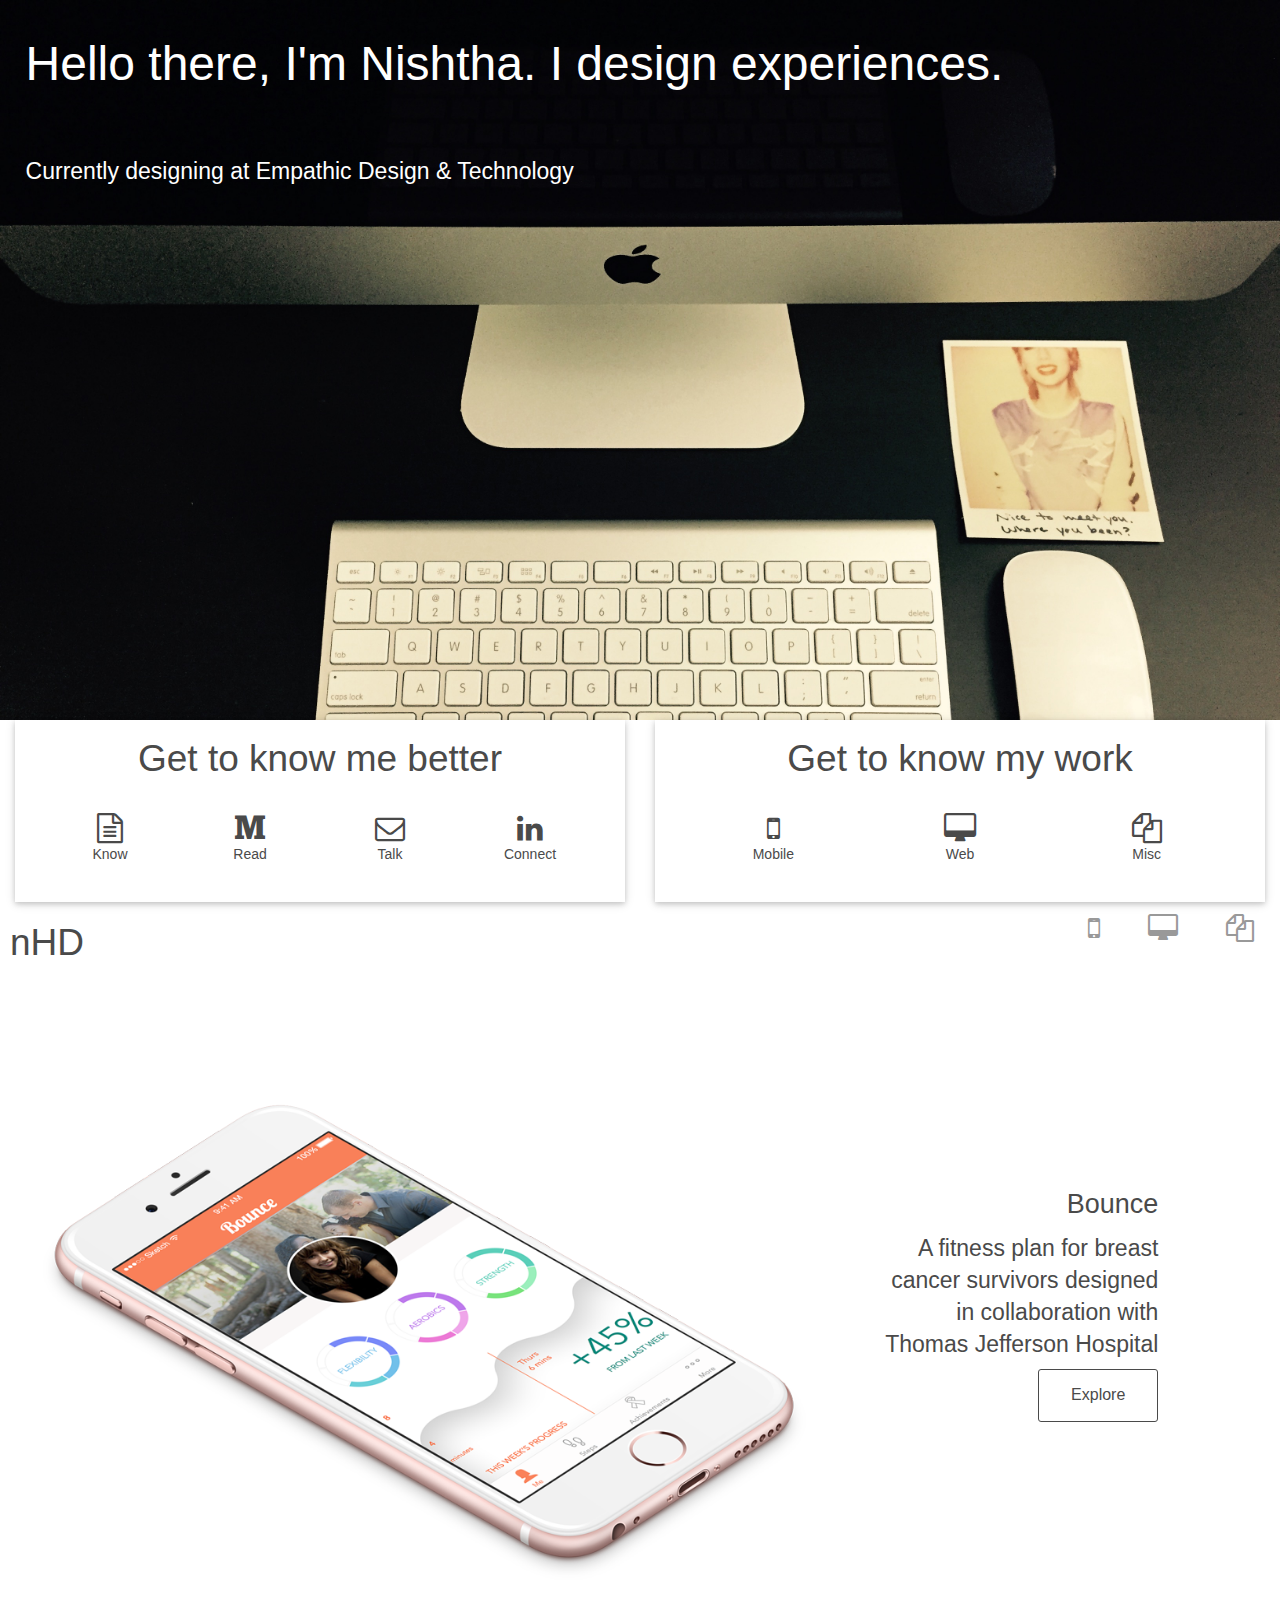
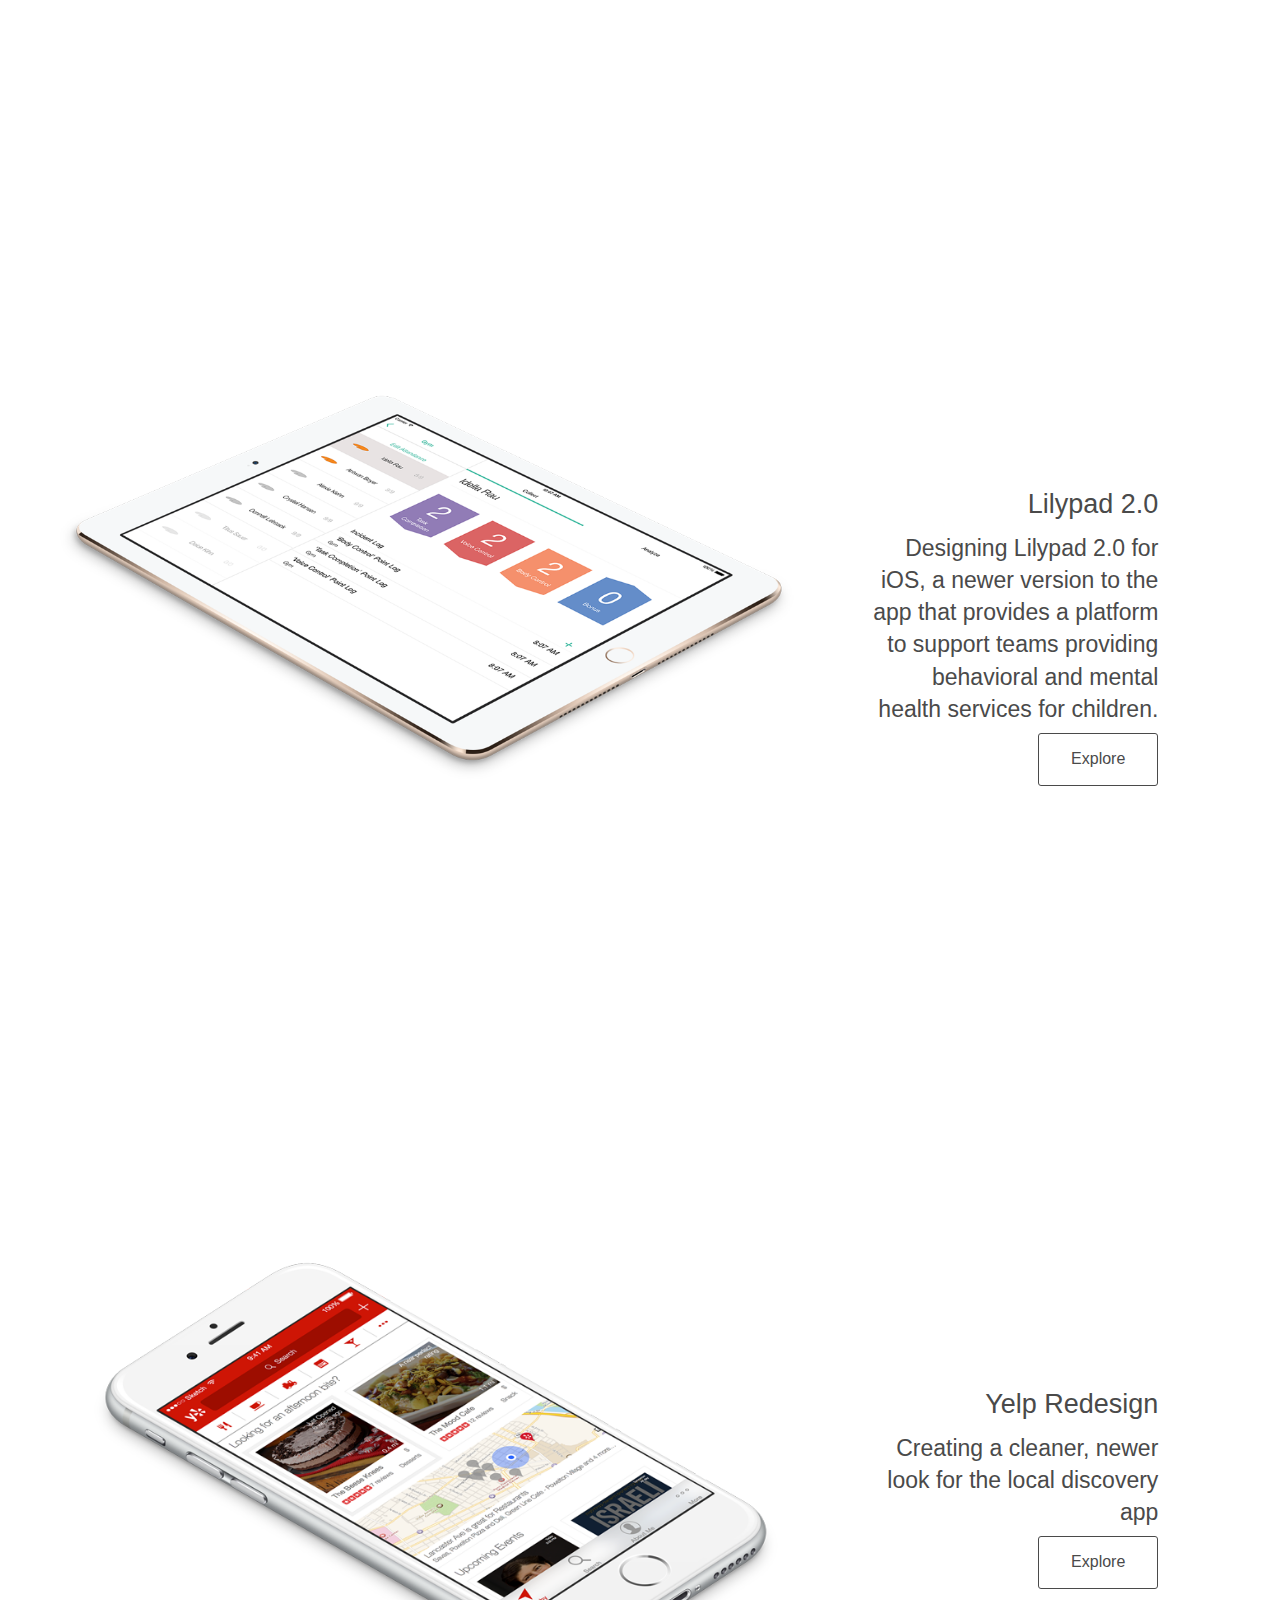
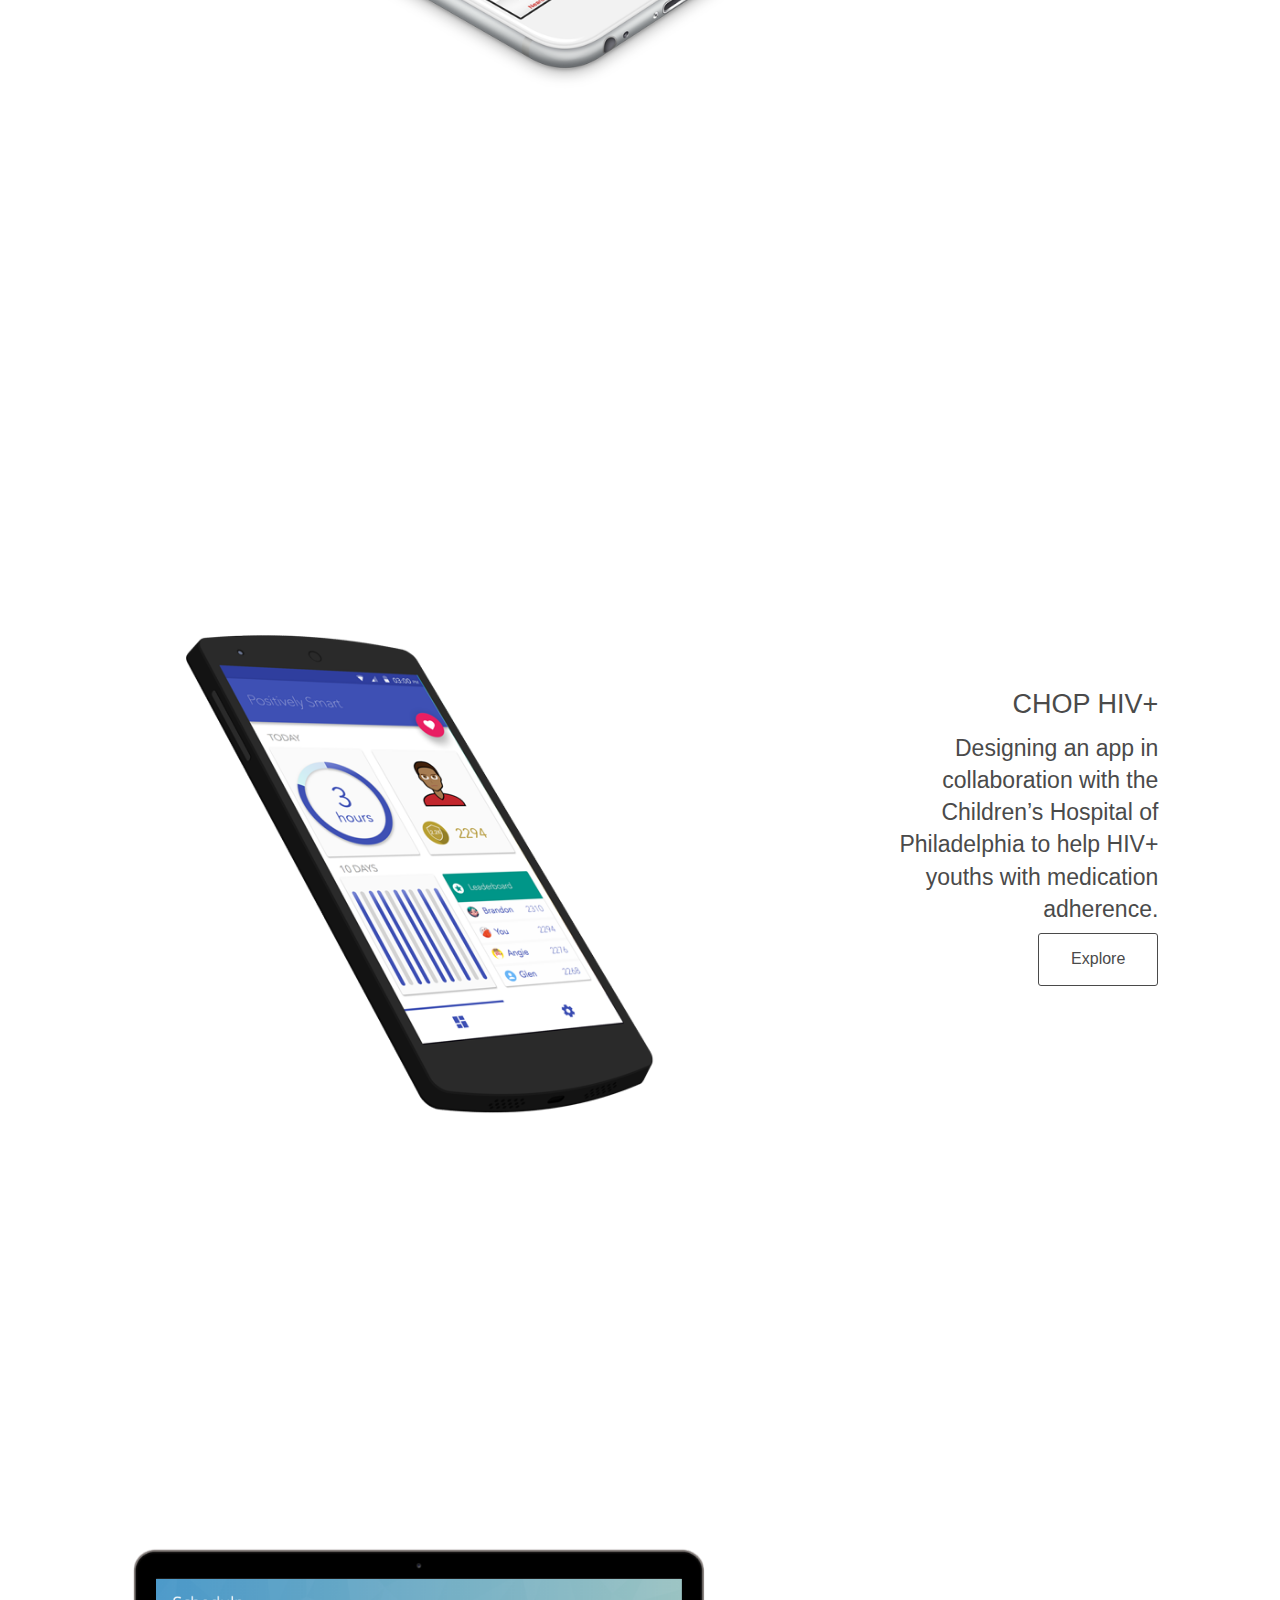
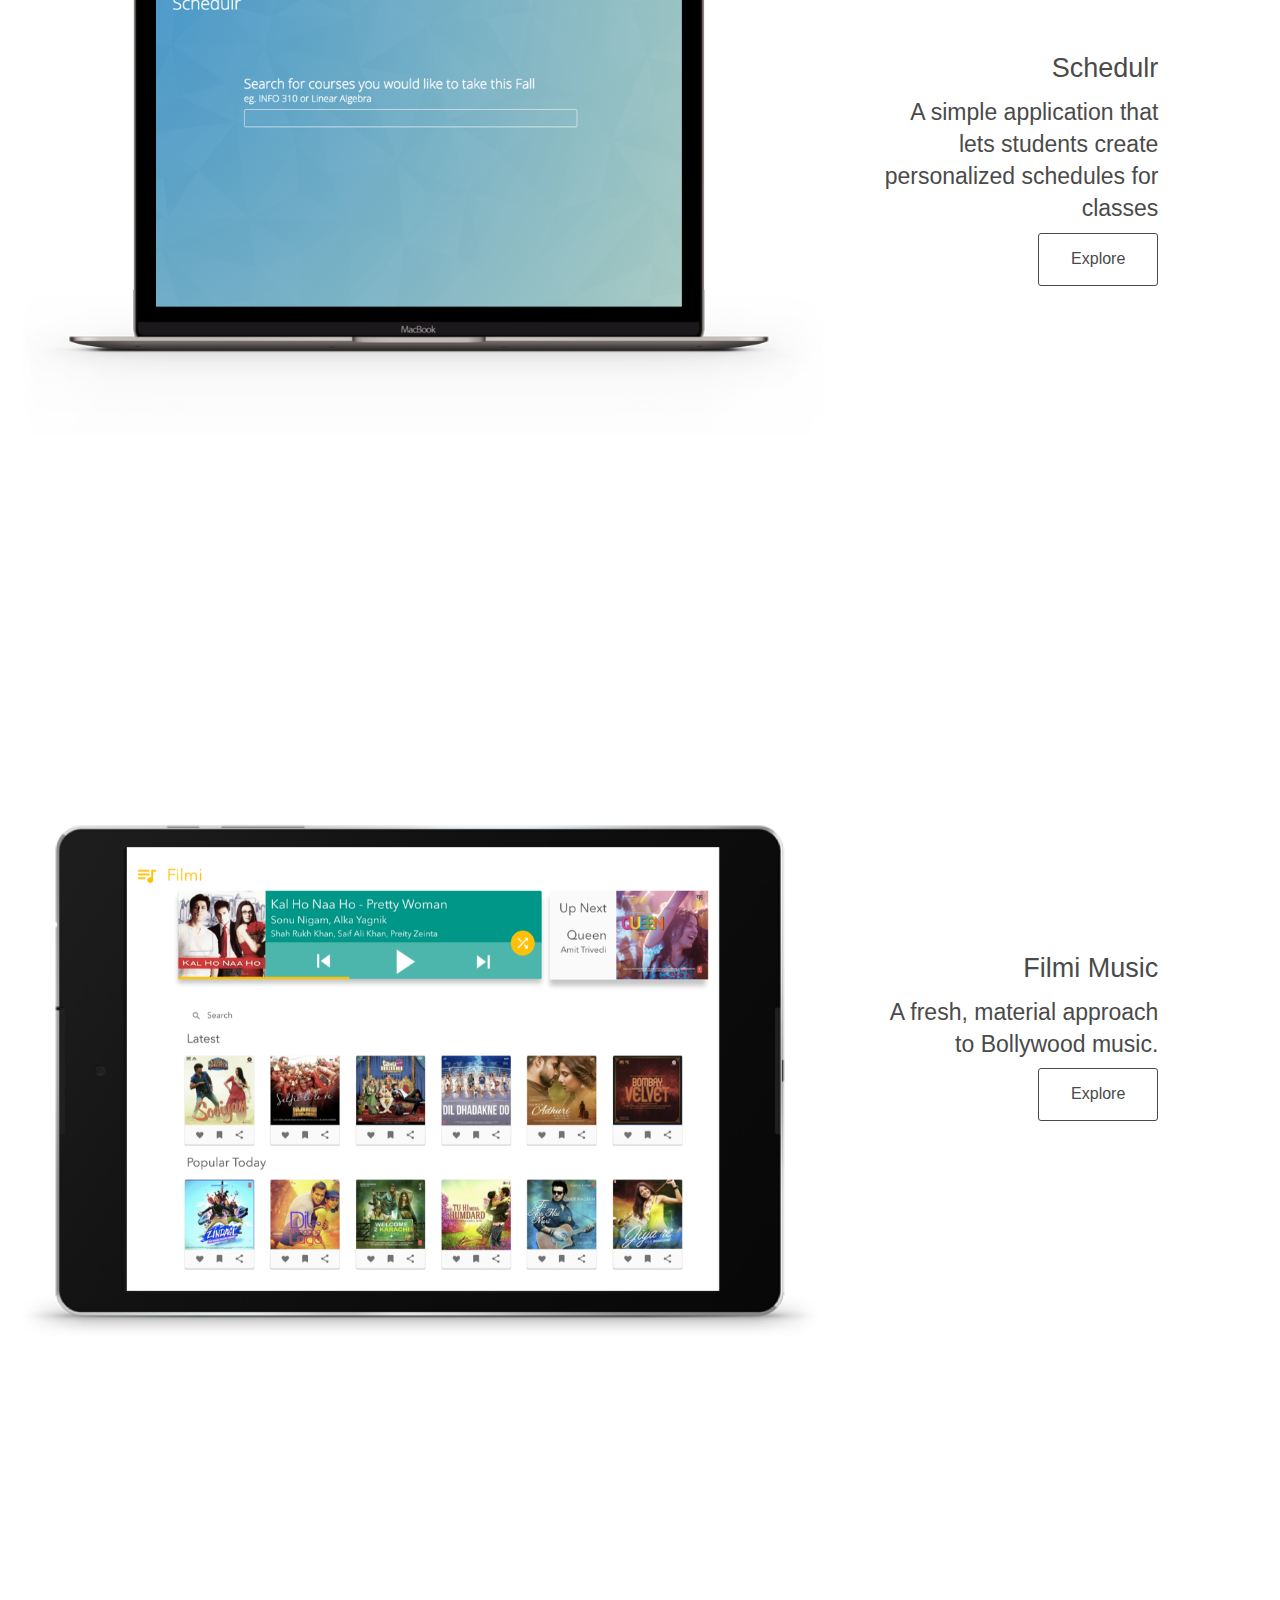
<file: index.html>
<!DOCTYPE html>
<html lang="">
<head>
    <meta charset="UTF-8">
    <meta name="viewport" content="width=device-width, initial-scale=1.0">
    <link rel="stylesheet" href="libs/foundation-5.5.1.new/css/foundation.css">
    <link rel="stylesheet" href="libs/font-awesome-4.3.0/css/font-awesome.min.css">

    <link rel="stylesheet" href="css/overrides.css">
    <link rel="stylesheet" href="css/portfolio.css">
    <script src="libs/foundation-5.5.1.new/js/vendor/jquery.js"></script>
    <script src="libs/foundation-5.5.1.new/js/vendor/fastclick.js"></script>
    <script src="libs/foundation-5.5.1.new/js/foundation.min.js"></script>

<!--    <script src="libs/foundation-5.5.1.custom/js/foundation/foundation.topbar.js"></script>-->
  <!-- start Mixpanel --><script type="text/javascript">(function(f,b){if(!b.__SV){var a,e,i,g;window.mixpanel=b;b._i=[];b.init=function(a,e,d){function f(b,h){var a=h.split(".");2==a.length&&(b=b[a[0]],h=a[1]);b[h]=function(){b.push([h].concat(Array.prototype.slice.call(arguments,0)))}}var c=b;"undefined"!==typeof d?c=b[d]=[]:d="mixpanel";c.people=c.people||[];c.toString=function(b){var a="mixpanel";"mixpanel"!==d&&(a+="."+d);b||(a+=" (stub)");return a};c.people.toString=function(){return c.toString(1)+".people (stub)"};i="disable track track_pageview track_links track_forms register register_once alias unregister identify name_tag set_config people.set people.set_once people.increment people.append people.union people.track_charge people.clear_charges people.delete_user".split(" ");
for(g=0;g<i.length;g++)f(c,i[g]);b._i.push([a,e,d])};b.__SV=1.2;a=f.createElement("script");a.type="text/javascript";a.async=!0;a.src="undefined"!==typeof MIXPANEL_CUSTOM_LIB_URL?MIXPANEL_CUSTOM_LIB_URL:"http://cdn.mxpnl.com/libs/mixpanel-2-latest.min.js";e=f.getElementsByTagName("script")[0];e.parentNode.insertBefore(a,e)}})(document,window.mixpanel||[]);
mixpanel.init("141cd9356d762646a85752320506508a");</script><!-- end Mixpanel -->

<script type="text/javascript">
setTimeout(function(){var a=document.createElement("script");
var b=document.getElementsByTagName("script")[0];
a.src=document.location.protocol+"//script.crazyegg.com/pages/scripts/0041/2063.js?"+Math.floor(new Date().getTime()/3600000);
a.async=true;a.type="text/javascript";b.parentNode.insertBefore(a,b)}, 1);
</script>

  <title>Nishtha H. Dalal</title>
</head>

<body>

    <section class="landing">
        <section class="hero">
          <div class="hero-text">
            <p class="lightest-text hero-title">Hello there, I'm Nishtha. I design experiences. </p>
              <h4 class="lightest-text white-text"><br>Currently designing at <a class="white-text" href="http://www.empathicdt.squarespace.com/" target="_blank"> Empathic Design & Technology</a></h4>

          </div>
        </section>

       <div class="row">
            <div class="small-6 large-6 medium-6 columns">
                <div class="box">
                    <h2 class="text-center">Get to know me better</h2>
                    <div class="icon-bar four-up">
                        <a class="item" href="resume.pdf" target="_blank">
                            <i class="fa fa-file-text-o"></i>
                            <label class="lighter-text">Know</label>
                        </a>
                        <a class="item" href="http://www.medium.com/@nishthaHD" target="_blank">
                            <i class="fa fa-medium"></i>
                            <label class="lighter-text">Read</label>
                        </a>
                        <a class="item" href="mailto:nishtha.h.dalal@gmail.com?Subject=Hello%20There">
                            <i class="fa fa-envelope-o"></i>
                            <label class="lighter-text">Talk</label>
                        </a>
                        <a class="item" href="http://www.linkedin.com/in/nishthadalal" target="_blank">
                            <i class="fa fa-linkedin"></i>
                            <label class="lighter-text">Connect</label>
                        </a>

                    </div>
                </div>
            </div>
           <div class="small-6 large-6 medium-6 columns">
                <div class="box">
                    <h2 class="text-center">Get to know my work</h2>
                    <div class="icon-bar three-up">
                        <a href="#mobile" class="item" click="mixpanel.track('Mobile')">
                            <i class="fa fa-mobile"></i>
                            <label class="lighter-text">Mobile</label>
                        </a>
                        <a href="#web" class="item">
                            <i class="fa fa-desktop"></i>
                            <label class="lighter-text">Web</label>
                        </a>
                        <a href="#misc" class="item">
                            <i class="fa fa-files-o"></i>
                            <label class="lighter-text">Misc</label>
                        </a>
                    </div>
                </div>
            </div>
        </div>
    </section>
    <div data-magellan-expedition="fixed">
      <dl class="sub-nav">
          <h2 class="left lightest-text">nHD</h2>
          <dd class="right" data-magellan-arrival="misc"><a href="#misc"> <i class="fa fa-files-o fa-2x"></i> </a></dd>
          <dd class="right" data-magellan-arrival="web"><a href="#web"> <i class="fa fa-desktop fa-2x"></i> </a></dd>
          <dd class="right" data-magellan-arrival="mobile"><a href="#mobile"> <i class="fa fa-mobile fa-2x"></i> </a></dd>
      </dl>
    </div>
    <section data-magellan-destination="mobile" name="mobile" id="mobile">

      <div class="project">
        <div class="row">
            <div class="large-8 small-5 medium-8 columns">
                <img data-interchange="[images/jefferson/home_default.png (default)]">
            </div>
            <div class="large-3 small-6 medium-3 columns">
                <h3 class="lightest-text margin20 text-right">Bounce</h3>
                <h4 class="lightest-text text-right"> A fitness plan for breast cancer survivors designed in collaboration with Thomas Jefferson Hospital </h4>
                <a href="bounce.html" class="right button button-bounce radius lighter-text">Explore</a>
            </div>
            <div class="large-1 small-1 medium-1 columns"></div>
        </div>
      </div>


            <!--  LILYPAD    -->
      <div class="project">
        <div class="row">
            <div class="large-8 small-5 medium-8 columns">
                <img data-interchange="[images/lilypad/home_default.png (default)]">
            </div>
            <div class="large-3 small-6 medium-3 columns">
                <h3 class="lightest-text margin20 text-right">Lilypad 2.0</h3>
                <h4 class="lightest-text text-right">Designing Lilypad 2.0 for iOS, a newer version to the app that provides a platform to support teams providing behavioral and mental health services for children. </h4>
                <a href="lilypad.html" class="right button button-lilypad radius lighter-text">Explore</a>
            </div>
            <div class="large-1 small-1 medium-1 columns"></div>
        </div>
      </div>
      <!--      YELP     -->
      <div class="project">
        <div class="row">
            <div class="large-8 small-5 medium-8 columns">
                <img data-interchange="[images/yelp/yelp_home_default.png (default)], [images/yelp/yelp_home_lg.png (large)]">
            </div>
            <div class="large-3 small-6 medium-3 columns">
                <h3 class="lightest-text margin20 text-right">Yelp Redesign</h3>
                <h4 class="lightest-text text-right">Creating a cleaner, newer look for the local discovery app</h4>
                <a href="yelp.html" class="right button button-yelp radius lighter-text">Explore</a>
            </div>
            <div class="large-1 small-1 medium-1 columns"></div>
        </div>
      </div>
      <!--  CHOP    -->
      <div class="project">
        <div class="row">
            <div class="large-8 small-5 medium-8 columns">
                <img data-interchange="[images/chop/home_default.png (default)]">
            </div>
            <div class="large-3 small-6 medium-3 columns">
                <h3 class="lightest-text margin20 text-right">CHOP HIV+</h3>
                <h4 class="lightest-text text-right">Designing an app in collaboration with the Children’s Hospital of Philadelphia to help HIV+ youths with medication adherence.</h4>
                <a href="chop.html" class="right button button-chop radius lighter-text">Explore</a>
            </div>
            <div class="large-1 small-1 medium-1 columns"></div>
        </div>
      </div>
      <!--   FamAlert   -->
      <!-- <div class="project">
        <div class="row">
            <div class="large-8 small-5 medium-8 columns">
                <img data-interchange="[images/famalert/home_default.png (default)], [images/famalert/home_lg.png (large)]">
            </div>
            <div class="large-3 small-6 medium-3 columns">
                <h3 class="lightest-text margin20 text-right">FamAlert Concept App</h3>
                <h4 class="lightest-text text-right">A concept app that helps you look after, and stay informed about your loved ones at all times.</h4>
                <a href="famalert.html" class="right button button-famalert radius lighter-text">Explore</a>
            </div>
            <div class="large-1 small-1 medium-1 columns"></div>
        </div>
      </div> -->

    </section>


    <section data-magellan-destination="web" name="web" id="web" class="project">
      <div class="project">
        <div class="row">
            <div class="large-8 small-5 medium-8 columns">
                <img data-interchange="[images/schedulr/home_default_new.png (default)], [images/schedulr/home_lg_new.png (large)]">
            </div>
            <div class="large-3 small-6 medium-3 columns">
                <h3 class="lightest-text margin20 text-right">Schedulr</h3>
                <h4 class="lightest-text text-right">A simple application that lets students create personalized schedules for classes</h4>
                <a href="schedulr.html" class="right button button-schedulr radius lighter-text">Explore</a>
            </div>
            <div class="large-1 small-1 medium-1 columns"></div>
        </div>
      </div>
    </section>
    <section data-magellan-destination="misc" name="misc" id="misc" class="project">
      <div class="project">
          <div class="row">
            <div class="large-8 small-5 medium-8 columns">
                <img data-interchange="[images/filmi/home_default.png (default)]">
            </div>
            <div class="large-3 small-6 medium-3 columns">
                <h3 class="lightest-text margin20 text-right">Filmi Music</h3>
                <h4 class="lightest-text text-right">A fresh, material approach to Bollywood music.</h4>
                <a href="filmi.html" class="right button button-filmi radius lighter-text">Explore</a>
            </div>
            <div class="large-1 small-1 medium-1 columns"></div>
        </div>
      </div>
    </section>

<script>
  $(document).foundation();
  mixpanel.track("Home");
</script>
</body>
</html>
</file>
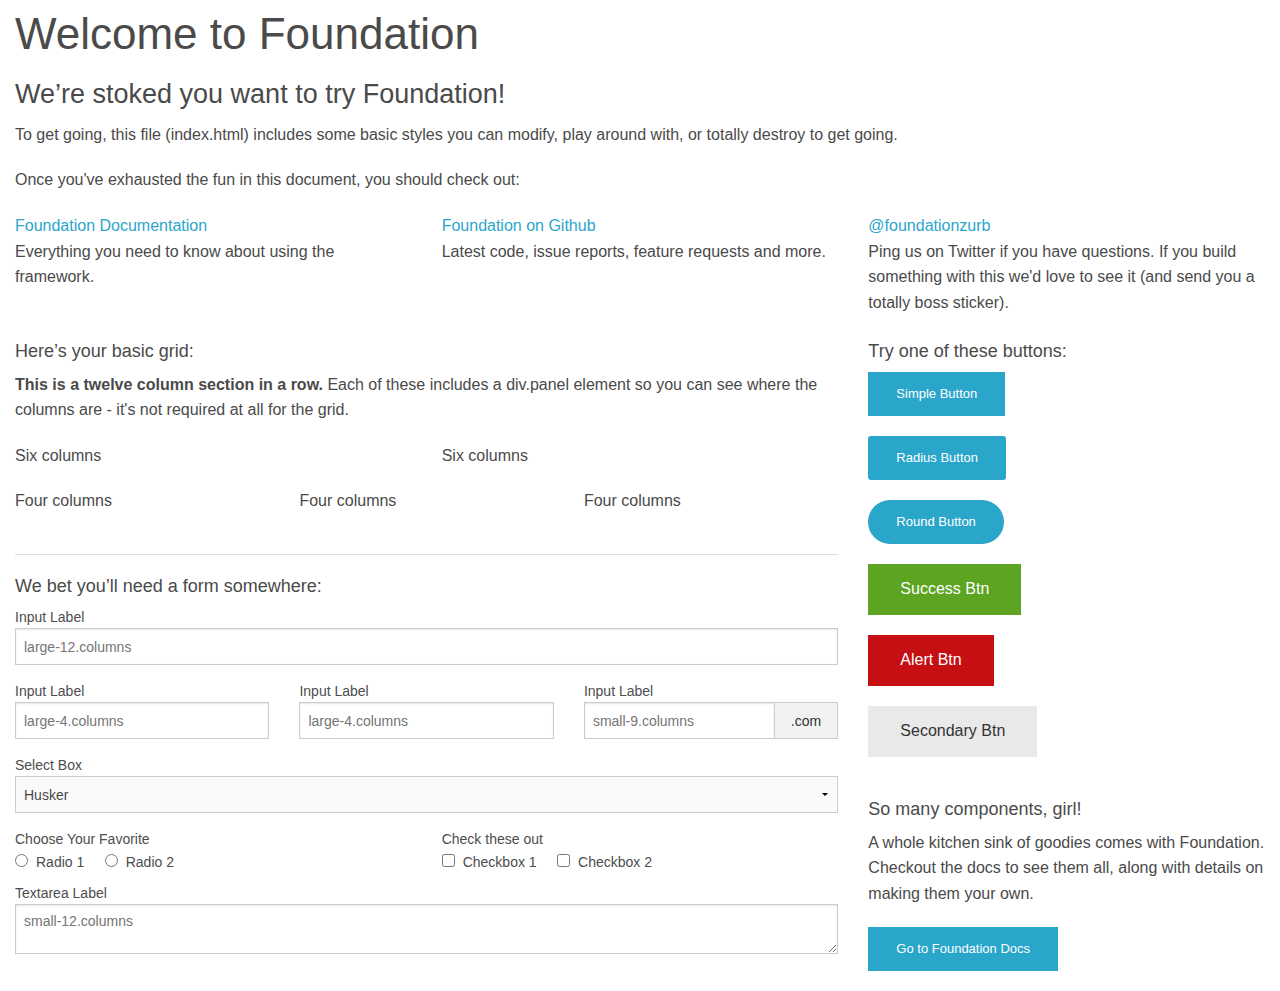
<file: libs/foundation-5.5.1.custom/index.html>
<!doctype html>
<html class="no-js" lang="en">
  <head>
    <meta charset="utf-8" />
    <meta name="viewport" content="width=device-width, initial-scale=1.0" />
    <title>Foundation | Welcome</title>
    <link rel="stylesheet" href="css/foundation.css" />
    <script src="js/vendor/modernizr.js"></script>
  </head>
  <body>
    
    <div class="row">
      <div class="large-12 columns">
        <h1>Welcome to Foundation</h1>
      </div>
    </div>
    
    <div class="row">
      <div class="large-12 columns">
      	<div class="panel">
	        <h3>We&rsquo;re stoked you want to try Foundation! </h3>
	        <p>To get going, this file (index.html) includes some basic styles you can modify, play around with, or totally destroy to get going.</p>
	        <p>Once you've exhausted the fun in this document, you should check out:</p>
	        <div class="row">
	        	<div class="large-4 medium-4 columns">
	    		<p><a href="http://foundation.zurb.com/docs">Foundation Documentation</a><br />Everything you need to know about using the framework.</p>
	    	</div>
	        	<div class="large-4 medium-4 columns">
	        		<p><a href="http://github.com/zurb/foundation">Foundation on Github</a><br />Latest code, issue reports, feature requests and more.</p>
	        	</div>
	        	<div class="large-4 medium-4 columns">
	        		<p><a href="http://twitter.com/foundationzurb">@foundationzurb</a><br />Ping us on Twitter if you have questions. If you build something with this we'd love to see it (and send you a totally boss sticker).</p>
	        	</div>        
					</div>
      	</div>
      </div>
    </div>

    <div class="row">
      <div class="large-8 medium-8 columns">
        <h5>Here&rsquo;s your basic grid:</h5>
        <!-- Grid Example -->

        <div class="row">
          <div class="large-12 columns">
            <div class="callout panel">
              <p><strong>This is a twelve column section in a row.</strong> Each of these includes a div.panel element so you can see where the columns are - it's not required at all for the grid.</p>
            </div>
          </div>
        </div>
        <div class="row">
          <div class="large-6 medium-6 columns">
            <div class="callout panel">
              <p>Six columns</p>
            </div>
          </div>
          <div class="large-6 medium-6 columns">
            <div class="callout panel">
              <p>Six columns</p>
            </div>
          </div>
        </div>
        <div class="row">
          <div class="large-4 medium-4 small-4 columns">
            <div class="callout panel">
              <p>Four columns</p>
            </div>
          </div>
          <div class="large-4 medium-4 small-4 columns">
            <div class="callout panel">
              <p>Four columns</p>
            </div>
          </div>
          <div class="large-4 medium-4 small-4 columns">
            <div class="callout panel">
              <p>Four columns</p>
            </div>
          </div>
        </div>
        
        <hr />
                
        <h5>We bet you&rsquo;ll need a form somewhere:</h5>
        <form>
				  <div class="row">
				    <div class="large-12 columns">
				      <label>Input Label</label>
				      <input type="text" placeholder="large-12.columns" />
				    </div>
				  </div>
				  <div class="row">
				    <div class="large-4 medium-4 columns">
				      <label>Input Label</label>
				      <input type="text" placeholder="large-4.columns" />
				    </div>
				    <div class="large-4 medium-4 columns">
				      <label>Input Label</label>
				      <input type="text" placeholder="large-4.columns" />
				    </div>
				    <div class="large-4 medium-4 columns">
				      <div class="row collapse">
				        <label>Input Label</label>
				        <div class="small-9 columns">
				          <input type="text" placeholder="small-9.columns" />
				        </div>
				        <div class="small-3 columns">
				          <span class="postfix">.com</span>
				        </div>
				      </div>
				    </div>
				  </div>
				  <div class="row">
				    <div class="large-12 columns">
				      <label>Select Box</label>
				      <select>
				        <option value="husker">Husker</option>
				        <option value="starbuck">Starbuck</option>
				        <option value="hotdog">Hot Dog</option>
				        <option value="apollo">Apollo</option>
				      </select>
				    </div>
				  </div>
				  <div class="row">
				    <div class="large-6 medium-6 columns">
				      <label>Choose Your Favorite</label>
				      <input type="radio" name="pokemon" value="Red" id="pokemonRed"><label for="pokemonRed">Radio 1</label>
				      <input type="radio" name="pokemon" value="Blue" id="pokemonBlue"><label for="pokemonBlue">Radio 2</label>
				    </div>
				    <div class="large-6 medium-6 columns">
				      <label>Check these out</label>
				      <input id="checkbox1" type="checkbox"><label for="checkbox1">Checkbox 1</label>
				      <input id="checkbox2" type="checkbox"><label for="checkbox2">Checkbox 2</label>
				    </div>
				  </div>
				  <div class="row">
				    <div class="large-12 columns">
				      <label>Textarea Label</label>
				      <textarea placeholder="small-12.columns"></textarea>
				    </div>
				  </div>
				</form>
      </div>     

      <div class="large-4 medium-4 columns">
			  <h5>Try one of these buttons:</h5>
			  <p><a href="#" class="small button">Simple Button</a><br/>
        <a href="#" class="small radius button">Radius Button</a><br/>
        <a href="#" class="small round button">Round Button</a><br/>            
        <a href="#" class="medium success button">Success Btn</a><br/>
        <a href="#" class="medium alert button">Alert Btn</a><br/>
        <a href="#" class="medium secondary button">Secondary Btn</a></p>           
				<div class="panel">
        	<h5>So many components, girl!</h5>
        	<p>A whole kitchen sink of goodies comes with Foundation. Checkout the docs to see them all, along with details on making them your own.</p>
        	<a href="http://foundation.zurb.com/docs/" class="small button">Go to Foundation Docs</a>          
        </div>
      </div>
    </div>
    
    <script src="js/vendor/jquery.js"></script>
    <script src="js/foundation.min.js"></script>
    <script>
      $(document).foundation();
    </script>
  </body>
</html>
</file>
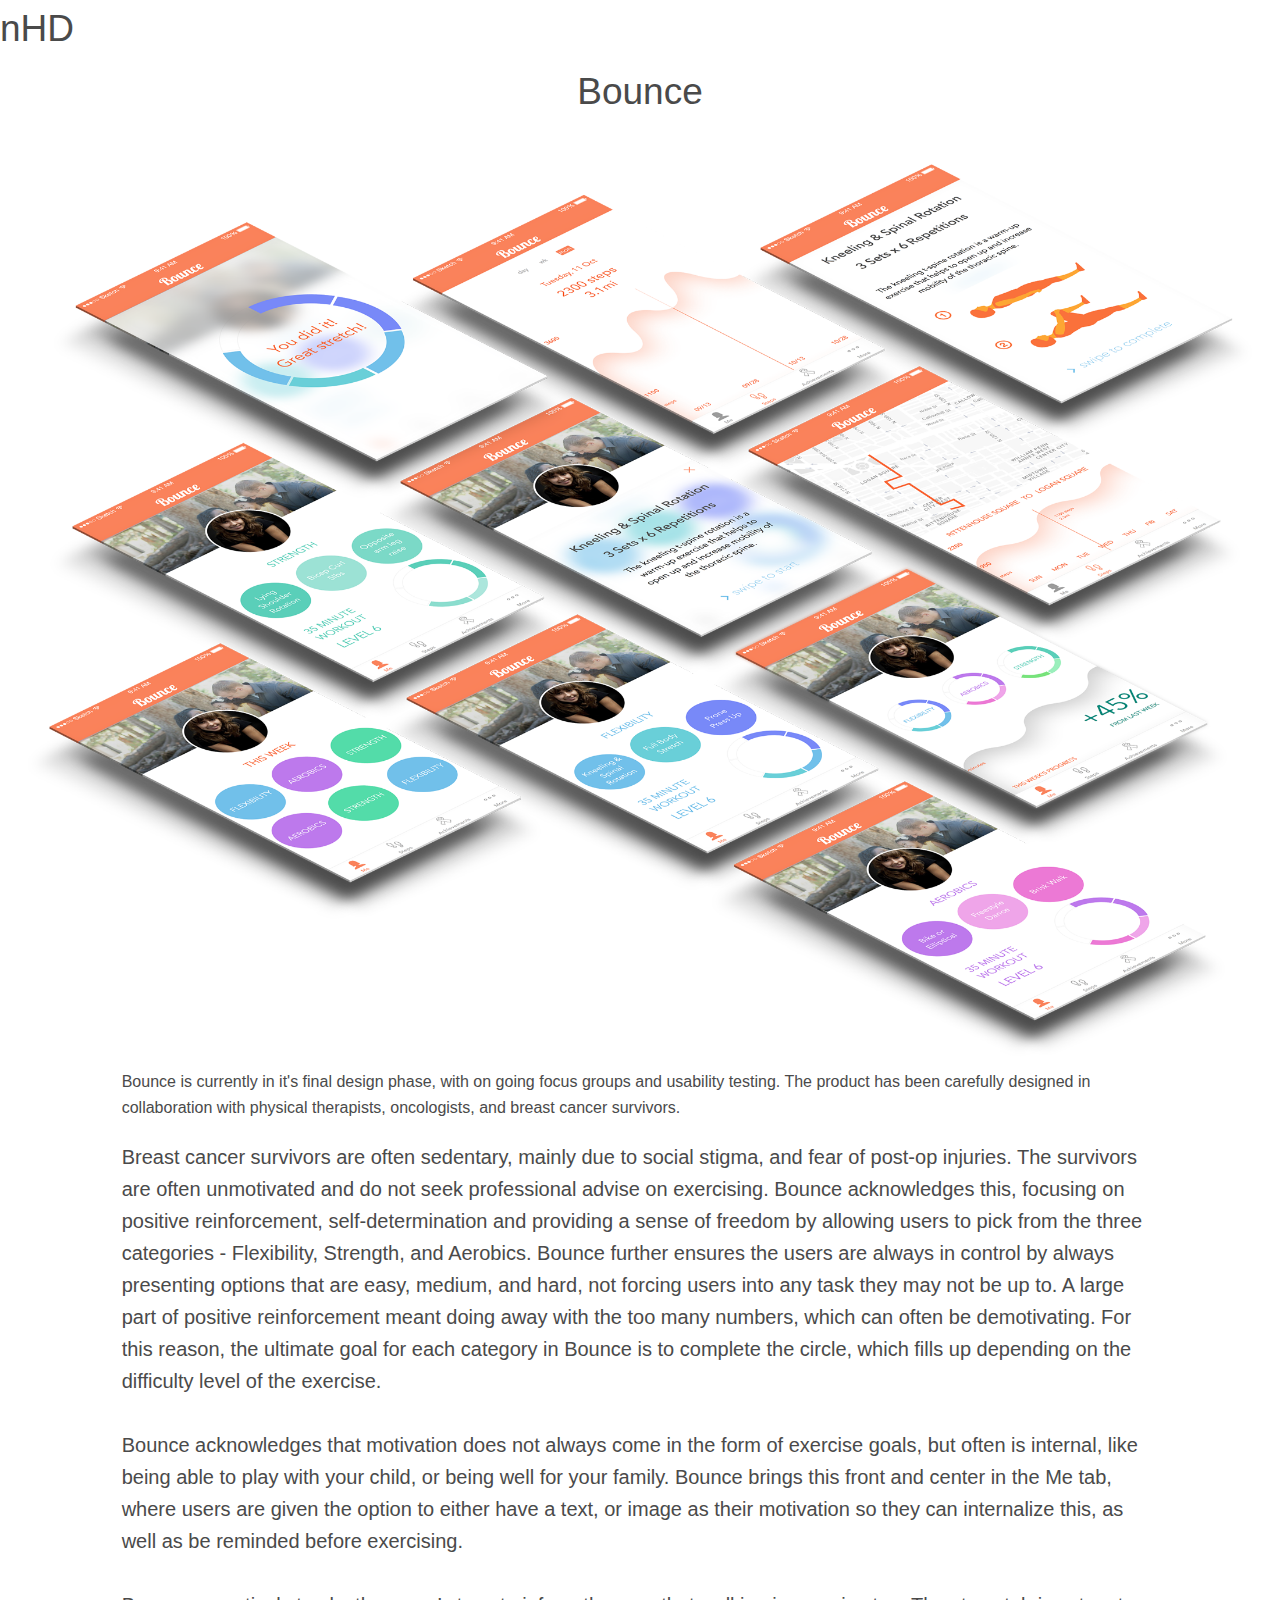
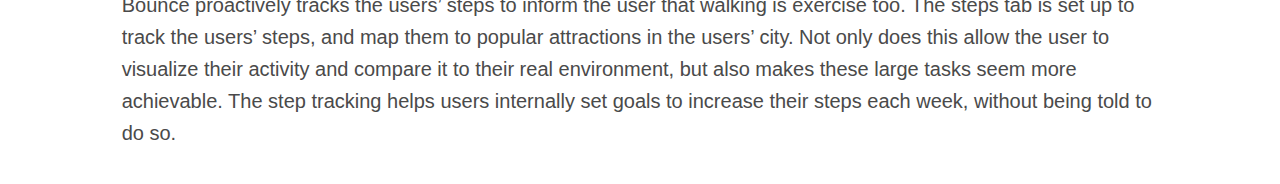
<file: bounce.html>
<!DOCTYPE html>
<html lang="">
<head>
    <meta charset="UTF-8">
    <meta name="viewport" content="width=device-width, initial-scale=1.0">
    <link rel="stylesheet" href="libs/foundation-5.5.1.new/css/foundation.css">
    <link rel="stylesheet" href="libs/font-awesome-4.3.0/css/font-awesome.min.css">

    <link rel="stylesheet" href="css/overrides.css">
    <link rel="stylesheet" href="css/portfolio.css">
    <script src="libs/foundation-5.5.1.new/js/vendor/jquery.js"></script>
    <script src="libs/foundation-5.5.1.new/js/vendor/fastclick.js"></script>
    <script src="libs/foundation-5.5.1.new/js/foundation.min.js"></script>

<!--    <script src="libs/foundation-5.5.1.custom/js/foundation/foundation.topbar.js"></script>-->
  <!-- start Mixpanel --><script type="text/javascript">(function(f,b){if(!b.__SV){var a,e,i,g;window.mixpanel=b;b._i=[];b.init=function(a,e,d){function f(b,h){var a=h.split(".");2==a.length&&(b=b[a[0]],h=a[1]);b[h]=function(){b.push([h].concat(Array.prototype.slice.call(arguments,0)))}}var c=b;"undefined"!==typeof d?c=b[d]=[]:d="mixpanel";c.people=c.people||[];c.toString=function(b){var a="mixpanel";"mixpanel"!==d&&(a+="."+d);b||(a+=" (stub)");return a};c.people.toString=function(){return c.toString(1)+".people (stub)"};i="disable track track_pageview track_links track_forms register register_once alias unregister identify name_tag set_config people.set people.set_once people.increment people.append people.union people.track_charge people.clear_charges people.delete_user".split(" ");
for(g=0;g<i.length;g++)f(c,i[g]);b._i.push([a,e,d])};b.__SV=1.2;a=f.createElement("script");a.type="text/javascript";a.async=!0;a.src="undefined"!==typeof MIXPANEL_CUSTOM_LIB_URL?MIXPANEL_CUSTOM_LIB_URL:"http://cdn.mxpnl.com/libs/mixpanel-2-latest.min.js";e=f.getElementsByTagName("script")[0];e.parentNode.insertBefore(a,e)}})(document,window.mixpanel||[]);
mixpanel.init("141cd9356d762646a85752320506508a");</script><!-- end Mixpanel -->
  <title>Nishtha H. Dalal</title>
</head>

<body>
    <div class="sticky">
        <a href="index.html"><h2 class="left lightest-text">nHD</h2></a>
        <div class="row">
            <div class="large-12 small-12 medium-12 columns">
                <h2 class="lightest-text text-center tab-title-bounce ">Bounce</h2>
            </div>
        </div>

        <div class="tabs-content">
            <section class="content active " id="product">

              <div class="row ">
                <div class="small-10 small-centered large-10 large-centered columns">
                  <h3 class="text-center lightest-text"></h3>
                </div>

                    <img data-interchange="[images/jefferson/allscreens.png (default)]">

                <div class="small-10 small-centered large-10 large-centered columns">
                    <p class="lighter-text small-text">Bounce is currently in it's final design phase, with on going focus groups and usability testing. The product has been carefully designed in collaboration with physical therapists, oncologists, and breast cancer survivors.</p>

                    <p class="lighter-text med-text">Breast cancer survivors are often sedentary, mainly due to social stigma, and fear of post-op injuries. The survivors are often unmotivated and do not seek professional advise on exercising. Bounce acknowledges this, focusing on positive reinforcement, self-determination and providing a sense of freedom by allowing users to pick from the three categories - Flexibility, Strength, and Aerobics. Bounce further ensures the users are always in control by always presenting options that are easy, medium, and hard, not forcing users into any task they may not be up to.
A large part of positive reinforcement meant doing away with the too many numbers, which can often be demotivating. For this reason, the ultimate goal for each category in Bounce is to complete the circle, which fills up depending on the difficulty level of the exercise.<br><br>
Bounce acknowledges that motivation does not always come in the form of exercise goals, but often is internal, like being able to play with your child, or being well for your family. Bounce brings this front and center in the Me tab, where users are given the option to either have a text, or image as their motivation so they can internalize this, as well as be reminded before exercising.<br><br>
Bounce proactively tracks the users’ steps to inform the user that walking is exercise too. The steps tab is set up to track the users’ steps, and map them to popular attractions in the users’ city. Not only does this allow the user to visualize their activity and compare it to their real environment, but also makes these large tasks seem more achievable. The step tracking helps users internally set goals to increase their steps each week, without being told to do so.</p>
                </div>
              </div>
            </section>


        </div>
    </div>

<script>
  $(document).foundation();
   mixpanel.track("Bounce");
</script>
</body>
</html>
</file>
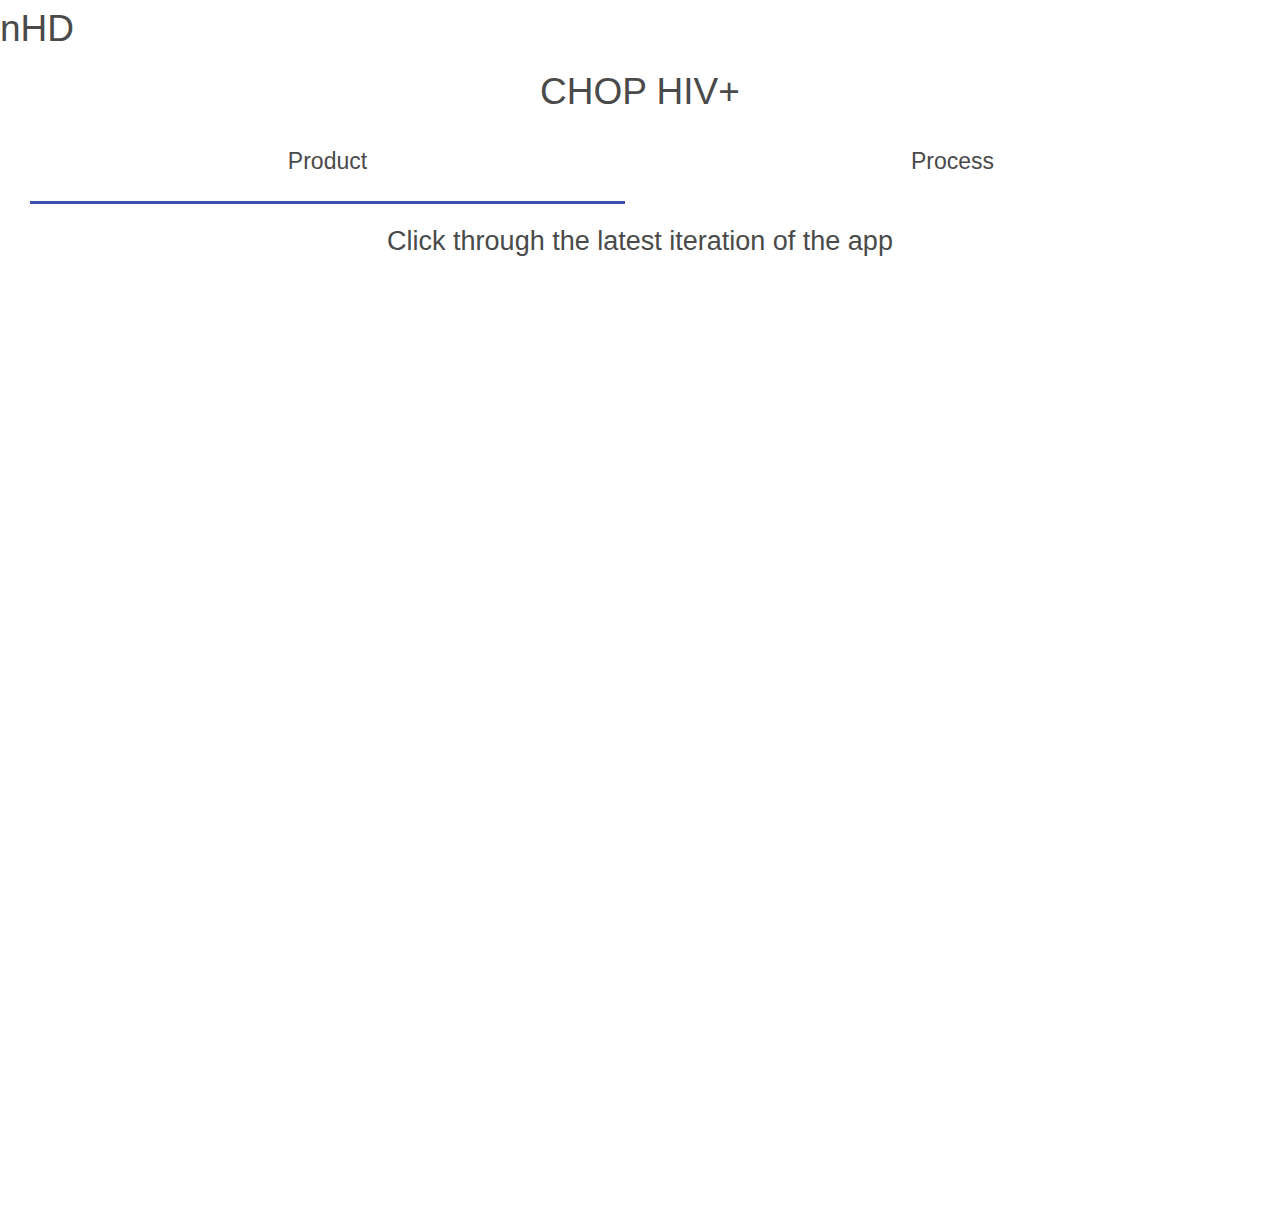
<file: chop.html>
<!DOCTYPE html>
<html lang="">
<head>
    <meta charset="UTF-8">
    <meta name="viewport" content="width=device-width, initial-scale=1.0">
    <link rel="stylesheet" href="libs/foundation-5.5.1.new/css/foundation.css">
    <link rel="stylesheet" href="libs/font-awesome-4.3.0/css/font-awesome.min.css">
    
    <link rel="stylesheet" href="css/overrides.css">
    <link rel="stylesheet" href="css/portfolio.css">
    <script src="libs/foundation-5.5.1.new/js/vendor/jquery.js"></script>
    <script src="libs/foundation-5.5.1.new/js/vendor/fastclick.js"></script>
    <script src="libs/foundation-5.5.1.new/js/foundation.min.js"></script>
<!--    <script src="libs/foundation-5.5.1.custom/js/foundation/foundation.topbar.js"></script>-->
  <!-- start Mixpanel --><script type="text/javascript">(function(f,b){if(!b.__SV){var a,e,i,g;window.mixpanel=b;b._i=[];b.init=function(a,e,d){function f(b,h){var a=h.split(".");2==a.length&&(b=b[a[0]],h=a[1]);b[h]=function(){b.push([h].concat(Array.prototype.slice.call(arguments,0)))}}var c=b;"undefined"!==typeof d?c=b[d]=[]:d="mixpanel";c.people=c.people||[];c.toString=function(b){var a="mixpanel";"mixpanel"!==d&&(a+="."+d);b||(a+=" (stub)");return a};c.people.toString=function(){return c.toString(1)+".people (stub)"};i="disable track track_pageview track_links track_forms register register_once alias unregister identify name_tag set_config people.set people.set_once people.increment people.append people.union people.track_charge people.clear_charges people.delete_user".split(" ");
for(g=0;g<i.length;g++)f(c,i[g]);b._i.push([a,e,d])};b.__SV=1.2;a=f.createElement("script");a.type="text/javascript";a.async=!0;a.src="undefined"!==typeof MIXPANEL_CUSTOM_LIB_URL?MIXPANEL_CUSTOM_LIB_URL:"http://cdn.mxpnl.com/libs/mixpanel-2-latest.min.js";e=f.getElementsByTagName("script")[0];e.parentNode.insertBefore(a,e)}})(document,window.mixpanel||[]);
mixpanel.init("141cd9356d762646a85752320506508a");</script><!-- end Mixpanel -->
  <title>Nishtha H. Dalal</title>
</head>

<body>
    <div class="sticky">
        <a href="index.html"><h2 class="left lightest-text">nHD</h2></a>
        <div class="row">
            <div class="large-12 small-12 medium-12 columns">
                <h2 class="lightest-text text-center">CHOP HIV+</h2>
                <ul class="tabs" data-tab>
                    <li class="small-6 large-6 medium-6 columns tab-title tab-title-chop active text-center"><a href="#product"><h4 class="lightest-text">Product</h4></a></li>
                    <li class="small-6 large-6 medium-6 columns tab-title tab-title-chop  text-center"><a href="#process"><h4 class="lightest-text">Process</h4></a></li>
                </ul>
            </div>
        </div>
        <div class="tabs-content">
            <section class="content active " id="product">
                <h3 class="text-center lightest-text">Click through the latest iteration of the app</h3>
                <div class="row"> 
                  <div class="small-12 large-10 medium-12 large-centered columns">
                     <iframe class="medium-centered medium-12" width="442" height="926" src="http://invis.io/A73KUCSTU" frameborder="0" allowfullscreen></iframe>
                  </div>
              </div>

            </section>
            <section class="content " id="process">
              <!--------------------IDEA----------------------->
                <section>
                  <div class="row ">
                    <div class="small-1 large-2 columns"> &nbsp;</div>
                    <div class="small-2 large-1 columns">
                      <img data-interchange="[images/yelp/idea_default.png, (default)]"/>
                    </div>
                    <div class="small-8 large-7 columns">
                      <h3 class="lighter-text">The Idea</h3>
                      <p class="lighter-text med-text">The CHOP HIV+ app (final name in contemplation), is an app that is currently being designed for the Children’s Hospital of Philadelphia. The idea of the app is to address the medicine adherence needs of HIV+ pediatric patients. When the project came to Empathic Design & Technology, the CHOP team had already finished doing focus groups and several themes emerged. Due to the stigma surrounding HIV, a key consideration for the app was discretion, which is to say that onlookers, or anyone who gets access to the users’ phones should not be able to easily figure out that the user is HIV+</p>
                      <br/>
                      <h3 class="lighter-text">Key Considerations</h3>
                      <p class="lighter-text med-text">- Discretion
                        <br/>
                      - Motivation and positivity
                        <br/>
                      - Strong visual experience and engagement
                      </p>
                      <br/><br/>
                    </div>
                    <div class="small-1 large-2 columns"> &nbsp;</div>
                  </div>
              </section>
              <!--------------------IDEA----------------------->
              
              
              <!--------------------PIECES----------------------->
              <section>
                <div class="row">
                  <div class="small-1 large-2 columns"> &nbsp;</div>
                  <div class="small-2 large-1 columns">
                    <img data-interchange="[images/yelp/piece_default.png, (default)]"/>
                  </div>
                  <div class="small-8 large-7 columns">
                    <h3 class="lighter-text">Putting the Pieces Together</h3>
                    <p class="lighter-text med-text">The CHOP team had already locked down the features, which included adherence reminders, adherence data and reports, point system, weekly & monthly data and reports, missing dose alerts, and refill reminders.</p>
                    <br/><br/>
                  </div>
                  <div class="small-1 large-2 columns"> &nbsp;</div>
                  
                </div>
               </section>
              <!--------------------PIECES----------------------->
                
              <!--------------------ORIGINAL----------------------->
              <section>
                <div class="row">
                 
                  <div class="large-11 small-11 large-centered small-centered columns">
                    <h3 class="lighter-text">Original app</h3>
                  </div>
                </div>
                <div class="row">
                  <div class="small-12 large-12 columns"> 
                    <img class="full-img" data-interchange="[images/chop/old_all.png, (default)]"/>
                  </div>
                </div>
                <div class="row">
                 
                  <div class="small-8 large-8 11 large-centered small-centered columns">
                    <br/><br/>
                    <p class="lighter-text med-text">The original app that CHOP had developed with their researchers was an extremely bare bones, and raw application with almost no design. The app was essentially a proof of concept, with basic functionality.</p>
                  </div>
                 
                </div>
              </section>
              <!--------------------ORIGINAL----------------------->
              
              <!--------------------INITIAL SKETCHES----------------------->
              <section>
               <div class="row">
                
                  <div class="small-12 large-12 columns"> 
                    <h2>The Redesign</h2>
                    <h3 class="lighter-text text-center">Initial Sketches</h3>
                    <img class="full-img" data-interchange="[images/chop/sketches.png, (default)]"/>
                  </div>
                </div>
                <div class="row">
                  
                  <div class="small-8 large-8 columns 11 large-centered small-centered">
                    <br/><br/>
                    <p class="lighter-text med-text">Upon realizing that the app was to be designed for Android, I spent the first few days reading up Google’s Material Design Spec. Having used a couple of apps already, a card-style dashboard was one of my early visions for the app. </p>
                  </div>
                  
                </div>
              </section>
              <!--------------------INITIAL SKETCHES----------------------->
              
              <!--------------------COUNTDOWN----------------------->
              <section>
               <div class="row">
                  <h3 class="lighter-text text-center">Countdown</h3>
                  <div class="small-12 large-12 columns"> 
                    <img class="full-img" data-interchange="[images/chop/wireframe_countdown.png, (default)]"/>
                  </div>
                </div>
                <div class="row">
                  
                  <div class="small-8 large-8 columns 11 large-centered small-centered">
                    <br/><br/>
                    <p class="lighter-text med-text">Since the first few iterations were done solely based on the documents and focus group transcripts that were received, there was uncertainty, and an assumption that the process involved taking several pills at different times of the day. This is why the first two iterations focus on ideas to convey the status of how many pills have been taken, and how many are yet to be completed. After the first meeting with the CHOP team, the design was quickly altered to accommodate for for a single pill, and a binary state for each day of taken and skipped. <br>
Soon after the third iteration, a colleague pointed out that the combination of the green and pink on the graphs would not be feasible for people with red/green blindness. The target audience was identified by CHOP is mainly male, which drove the decision to move away from the green to the indigo. This then became coherent with the branding of the app, which is indigo, and since the aim of the app was adherence, a completion being marked indigo fit perfectly. <br>
A more recent iteration of the graphs eliminates the pink, since it could have a potential negative connotation. Having read through the focus group transcripts and talking with the CHOP team who work closely with the patients, it emerged that the entire app should try to push towards a spectrum of positive to neutral, not going to the extreme negative side. </p>
                  </div>
                  <hr>
                </div>
              </section>
              <!--------------------COUNTDOWN----------------------->
              <!--------------------CALENDAR----------------------->
              <section>
               <div class="row">
                  <h3 class="lighter-text text-center">Calendar</h3>
                  <div class="small-12 large-12 columns"> 
                    <img class="full-img" data-interchange="[images/chop/wireframe_calendars.png, (default)]"/>
                  </div>
                </div>
                <div class="row">
                  
                  <div class="small-8 large-8 columns 11 large-centered small-centered">
                    <br/><br/>
                    <p class="lighter-text med-text">The calendars initially only accommodated for weekly and monthly data, but with the realization that there weren’t many constraints to providing a year view, it was added to the calendar. The color switch took effect on both the dashboard screen as well as the calendars. Eliminating the pink for missed is to eliminate any potential negative feelings that may arise amongst users. The incomplete days are marked as outlined dots, to portray a future opportunity, in hope that users find motivation to fill up the dots.</p>
                  </div>
                  <hr>
                </div>
              </section>
              <!--------------------CALENDAR----------------------->
              <!--------------------TAKE----------------------->
              <section>
               <div class="row">
                  <h3 class="lighter-text text-center">Take & Skip</h3>
                  <div class="small-12 large-12 columns"> 
                    <img class="full-img" data-interchange="[images/chop/wireframe_take.png, (default)]"/>
                  </div>
                </div>
                <div class="row">
                  
                  <div class="small-8 large-8 columns 11 large-centered small-centered">
                    <br/><br/>
                    <p class="lighter-text med-text">The countdown card turns into a prompt card once it reaches the end of the countdown. This card displays options for the user to either take the pill, snooze the reminder, or skip. After going through a few options to ensure clarity of what the actions meant, the current one has three icons, the checkmark for take, the clock for snooze and a no-sign for skip. <br>
While brainstorming as a group, a colleague came up with the idea to have a riddle show up everyday, with the answer appearing when the user takes the medication. This was embedded in the take workflow, by having the card display the question once it is time to take the pill. <br>
The original app already had the feature to add a picture when logging intake which was incorporated into the take workflow. The new dialogs use the floating action button which provides an option for users to add a photo to the log. The card updates to show the current status. The users get a 12 hour window from the preset time to take the pill, and this is why even though the user selects skip, until this window is missed, the user still has a chance to change their decision. </p>
                  </div>
                  <hr>
                </div>
              </section>
              <!--------------------TAKE----------------------->
              <!--------------------SNOOZE----------------------->
              <section>
               <div class="row">
                  <h3 class="lighter-text text-center">Snooze</h3>
                  <div class="small-12 large-12 columns"> 
                    <img class="full-img" data-interchange="[images/chop/wireframe_snooze.png, (default)]"/>
                  </div>
                </div>
                <div class="row">
                  
                  <div class="small-8 large-8 columns 11 large-centered small-centered">
                    <br/><br/>
                    <p class="lighter-text med-text">The snooze workflow was initially determined to provide a one-click snooze option for a preset time. When a more functional snooze was designed, it was gladly welcomed by the CHOP team. Providing options like location was for scenarios such as to ensure that the user doesn’t leave home without taking their pill, or for a scenario where the user is driving but wants to take it as soon as they get to work. Preset times, and the option to customize the time was also welcomed by the CHOP team, recognizing that users may realize that they will not have the chance to take it until a later, known time, and simply giving a preset time might force them to skip, or falsely mark it as taken.</p>
                  </div>
                  
                </div>
              </section>
              <!--------------------SNOOZE----------------------->
              
              
        </div>
    </div>
    
<script>
  $(document).foundation();
   mixpanel.track("CHOP");
</script>
</body>
</html>
</file>
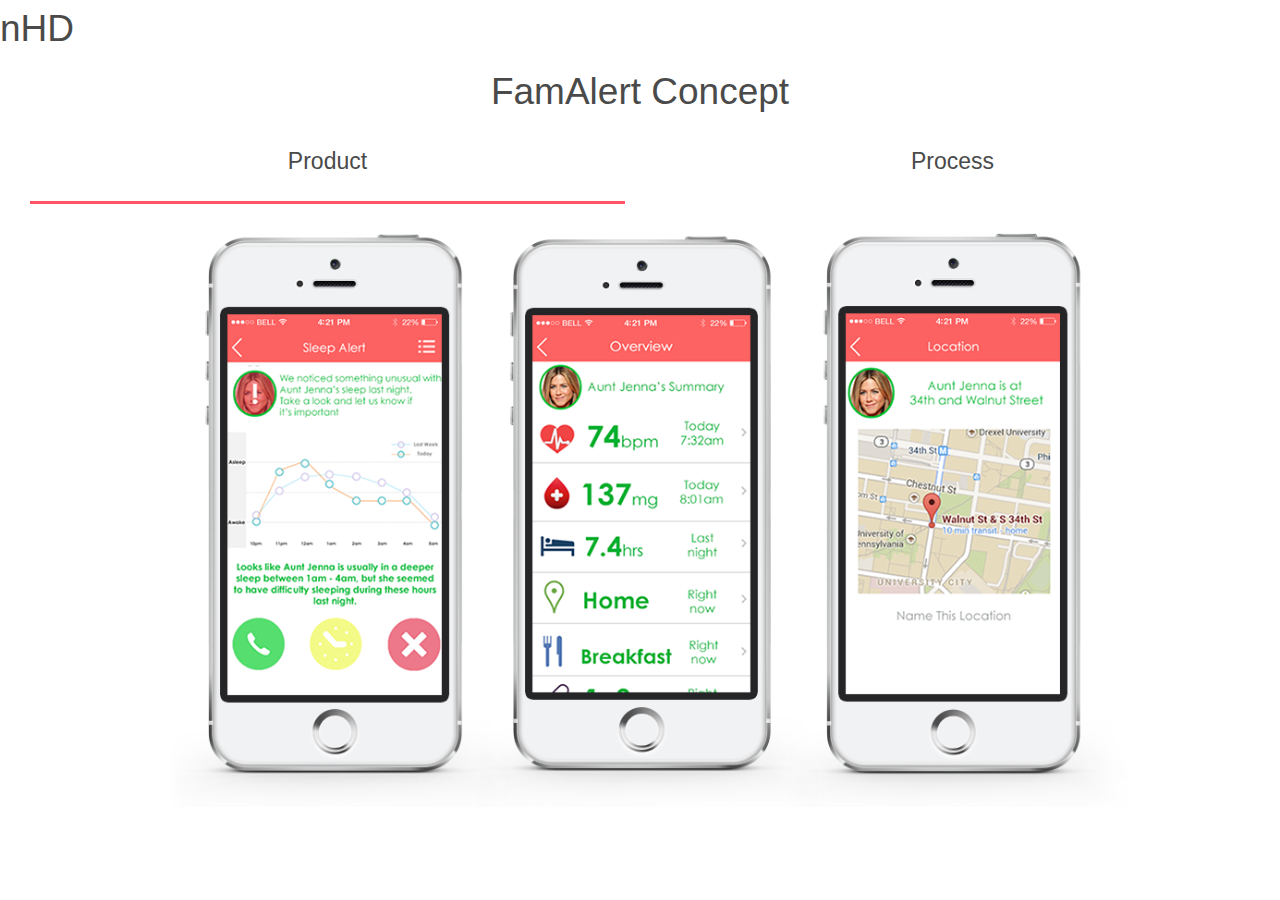
<file: famalert.html>
<!DOCTYPE html>
<html lang="">
<head>
    <meta charset="UTF-8">
    <meta name="viewport" content="width=device-width, initial-scale=1.0">
    <link rel="stylesheet" href="libs/foundation-5.5.1.new/css/foundation.css">
    <link rel="stylesheet" href="libs/font-awesome-4.3.0/css/font-awesome.min.css">
    
    <link rel="stylesheet" href="css/overrides.css">
    <link rel="stylesheet" href="css/portfolio.css">
    <script src="libs/foundation-5.5.1.new/js/vendor/jquery.js"></script>
    <script src="libs/foundation-5.5.1.new/js/vendor/fastclick.js"></script>
    <script src="libs/foundation-5.5.1.new/js/foundation.min.js"></script>

<!--    <script src="libs/foundation-5.5.1.custom/js/foundation/foundation.topbar.js"></script>-->
  <!-- start Mixpanel --><script type="text/javascript">(function(f,b){if(!b.__SV){var a,e,i,g;window.mixpanel=b;b._i=[];b.init=function(a,e,d){function f(b,h){var a=h.split(".");2==a.length&&(b=b[a[0]],h=a[1]);b[h]=function(){b.push([h].concat(Array.prototype.slice.call(arguments,0)))}}var c=b;"undefined"!==typeof d?c=b[d]=[]:d="mixpanel";c.people=c.people||[];c.toString=function(b){var a="mixpanel";"mixpanel"!==d&&(a+="."+d);b||(a+=" (stub)");return a};c.people.toString=function(){return c.toString(1)+".people (stub)"};i="disable track track_pageview track_links track_forms register register_once alias unregister identify name_tag set_config people.set people.set_once people.increment people.append people.union people.track_charge people.clear_charges people.delete_user".split(" ");
for(g=0;g<i.length;g++)f(c,i[g]);b._i.push([a,e,d])};b.__SV=1.2;a=f.createElement("script");a.type="text/javascript";a.async=!0;a.src="undefined"!==typeof MIXPANEL_CUSTOM_LIB_URL?MIXPANEL_CUSTOM_LIB_URL:"http://cdn.mxpnl.com/libs/mixpanel-2-latest.min.js";e=f.getElementsByTagName("script")[0];e.parentNode.insertBefore(a,e)}})(document,window.mixpanel||[]);
mixpanel.init("141cd9356d762646a85752320506508a");</script><!-- end Mixpanel -->
  <title></title>
</head>

<body>
    <div class="sticky">
        <a href="index.html"><h2 class="left lightest-text">nHD</h2></a> 
        <div class="row">
            <div class="large-12 small-12 medium-12 columns">
                <h2 class="lightest-text text-center">FamAlert Concept</h2>
                <ul class="tabs" data-tab>
                    <li class="small-6 large-6 medium-6 columns tab-title tab-title-famalert active text-center"><a href="#product"><h4 class="lightest-text">Product</h4></a></li>
                    <li class="small-6 large-6 medium-6 columns tab-title tab-title-famalert text-center"><a href="#process"><h4 class="lightest-text">Process</h4></a></li>
                </ul>
            </div>
        </div>
        <div class="tabs-content">
            <section class="content active " id="product">
              <div class="row">
                  <div class="large-1 small-1 medium-1 columns">
                    &nbsp;
                  </div>
                  <div class="large-10 small-10 medium-10 columns">
                    <img data-interchange="[images/famalert/all.png, (large)]">
                  </div>
                  <div class="large-1 small-1 medium-1 columns">
                    &nbsp;
                  </div>
                </div>
            </section>
            <section class="content" id="process">
              <!--------------------IDEA----------------------->
                <section>
                  <div class="row ">
                    <div class="small-1 large-2 columns"> &nbsp;</div>
                    <div class="small-2 large-1 columns">
                      <img data-interchange="[images/yelp/idea_default.png, (default)]"/>
                    </div>
                    <div class="small-8 large-7 columns">
                      <h3 class="lighter-text">The Idea</h3>
                      <p class="lighter-text med-text">FamAlert is a concept imagined to work as a two-part product, a device & a mobile phone application. The idea was to have a device, ideally worn by an elderly family member, to which the mobile application would serve as an interface to keep you informed about your loved ones. <br/>
                      FamAlert is a prototype that was done as a Human-Computer-Interaction practicum. The process involved participatory design, user interviews, cognitive walkthroughs, and low-fidelity protoypes that were translated into the final design. </p>
                      <h4 class="lighter-text"> <i class="fa fa-file-text"></i> 
                        <a href="https://drive.google.com/file/d/0B9uf3eeFzOnENXc2eThjVE9xTTQ/view?usp=sharing" target="_blank">
                          Conceptualization 
                        </a> &nbsp; | &nbsp;  <i class="fa fa-file-text"></i> 
                        <a href="https://drive.google.com/file/d/0B9uf3eeFzOnEZElZOGVaNTlNVk0/view?usp=sharing" target="_blank">
                          Low and High Fidelity Prototypes + Design Spec
                        </a> &nbsp; | &nbsp;  <i class="fa fa-file-text"></i> 
                        <a href="https://drive.google.com/file/d/0B9uf3eeFzOnEcW1fOWNvMTBiRFU/view?usp=sharing" target="_blank"> 
                          Usability Study Analysis 
                        </a></h4>
                      <br/>
                      <h3 class="lighter-text">Key Considerations</h3>
                      <p class="lighter-text med-text">- Simple interface for all ages, levels of experience
                        <br/>
                      - Intuitive presentation of data and analysis
                        <br/>
                      - Quick glances, and constant presence in case of need
                      </p>
                      <br/><br/>
                    </div>
                    <div class="small-1 large-2 columns"> &nbsp;</div>
                  </div>
              </section>
              <!--------------------IDEA----------------------->
              
              
              <!--------------------PIECES----------------------->
              <section>
                <div class="row">
                  <div class="small-1 large-2 columns"> &nbsp;</div>
                  <div class="small-2 large-1 columns">
                    <img data-interchange="[images/yelp/piece_default.png, (default)]"/>
                  </div>
                  <div class="small-8 large-7 columns">
                    <h3 class="lighter-text">Making the pieces fit</h3>
                    <p class="lighter-text med-text">Having done the participatory design sessions, key functionality and features started to emerge. With a large set of features spanning from location tracking, to sleep analysis, the challenge was to design an interface that delivers all this information in a simple, easy-to-understand manner.</p>
                    <br/><br/>
                  </div>
                  <div class="small-1 large-2 columns"> &nbsp;</div>
                </div>
               </section>
              <!--------------------PIECES----------------------->
                
              <!--------------------Particpatory Design----------------------->
              <section>
                <div class="row">
                 <div class="small-1 large-2 columns"> &nbsp; </div>
                  <div class"large-11 small-11 columns">
                    <h3 class="lighter-text">Participatory Design Session Results</h3>
                  </div>
                </div>
                <div class="row">
                  <div class="small-12 large-12 columns"> 
                    <img class="full-img" data-interchange="[images/famalert/wireframe1.png, (default)]"/>
                  </div>
                </div>
                <div class="row">
                  <div class="small-1 large-2 columns"> &nbsp; </div>
                  <div class="small-8 large-8 columns">
                    <br/><br/>
                    <p class="lighter-text med-text">In the interview sessions, the particpants were asked about their daily hassles with caregiving, their level of interest in the app, and any difficulties they currently face. Several features were talked about by all participants, for example, alerts, periodic calls, and sleep tracking. They were then asked if there was an app centered around this idea, what they would imagine it to look like. Some of the participants got very intricate with their vision, and the sketches can be seen above.</p>
                  </div>
                  <div class="small-3 large-2">&nbsp;</div>
                </div>
              </section>
              <!--------------------PARTICIPATORY----------------------->
              
              <!--------------------LOCATION & DETAIL----------------------->
              <section>
                <div class="row">
                 <div class="small-1 large-2 columns"> &nbsp; </div>
                  <div class"large-11 small-11 columns">
                    <h3 class="lighter-text">Location & Detail Screens</h3>
                  </div>
                </div>
                <div class="row">
                  <div class="small-12 large-12 columns"> 
                    <img class="full-img" data-interchange="[images/famalert/wireframe2.png, (default)]"/>
                  </div>
                </div>
                <div class="row">
                  <div class="small-1 large-2 columns"> &nbsp; </div>
                  <div class="small-8 large-8 columns">
                    <br/><br/>
                    <p class="lighter-text med-text">Strong inspiration was taken from the user sketches to design screens. The detail and location screens are highly focused on the data they are conveying, which is the graph, and map, respectively.</p>
                  </div>
                  <div class="small-3 large-2">&nbsp;</div>
                </div>
              </section>
              <!--------------------LOCATION & DETAIL----------------------->
              
              <!--------------------HOME & PAIR----------------------->
              <section>
                <div class="row">
                 <div class="small-1 large-2 columns"> &nbsp; </div>
                  <div class"large-11 small-11 columns">
                    <h3 class="lighter-text">Home & Pairing Screens</h3>
                  </div>
                </div>
                <div class="row">
                  <div class="small-12 large-12 columns"> 
                    <img class="full-img" data-interchange="[images/famalert/wireframe3.png, (default)]"/>
                  </div>
                </div>
                <div class="row">
                  <div class="small-1 large-2 columns"> &nbsp; </div>
                  <div class="small-8 large-8 columns">
                    <br/><br/>
                    <p class="lighter-text med-text">The home screen of the app was designed to give a quick glance of all members that have been added to the app. An overlay for members that require attention was an added layer to ensure that it does not miss the users' attention. The pairing screen used the wi-fi icon to convey that the device is being searched for.</p>
                  </div>
                  <div class="small-3 large-2">&nbsp;</div>
                </div>
              </section>
              <!--------------------HOME & PAIR----------------------->
              
              <!--------------------ALERT----------------------->
              <section>
                <div class="row">
                 <div class="small-1 large-2 columns"> &nbsp; </div>
                  <div class"large-11 small-11 columns">
                    <h3 class="lighter-text">Alert & Data View</h3>
                  </div>
                </div>
                <div class="row">
                  <div class="small-12 large-12 columns"> 
                    <img class="full-img" data-interchange="[images/famalert/wireframe4.png, (default)]"/>
                  </div>
                </div>
                <div class="row">
                  <div class="small-1 large-2 columns"> &nbsp; </div>
                  <div class="small-8 large-8 columns">
                    <br/><br/>
                    <p class="lighter-text med-text">The alert screen reflects the features from the user sketches, with options to call, description of the problem, and added features such as remind later, and dismiss. The users wanted a portable data view to be able to share with doctors, which was placed behind the hamburger list menu.</p>
                  </div>
                  <div class="small-3 large-2">&nbsp;</div>
                </div>
              </section>
              <!--------------------ALERT----------------------->
              
              <!--------------------OVERVIEW----------------------->
              <section>
                <div class="row">
                 <div class="small-1 large-2 columns"> &nbsp; </div>
                  <div class"large-11 small-11 columns">
                    <h3 class="lighter-text">Overview Screen</h3>
                  </div>
                </div>
                <div class="row">
                  <div class="small-12 large-12 columns"> 
                    <img class="full-img" data-interchange="[images/famalert/wireframe5.png, (default)]"/>
                  </div>
                </div>
                <div class="row">
                  <div class="small-1 large-2 columns"> &nbsp; </div>
                  <div class="small-8 large-8 columns">
                    <br/><br/>
                    <p class="lighter-text med-text">The overview screen aims to provide a quick summary of the wearer's status. Each list item represents a metric that the user chooses to track, and can be reordered by priority. The screen further offers options to call, set a reminder, or buzz the wearer's band, if the user were to notice anything unsual on this screen.</p>
                  </div>
                  <div class="small-3 large-2">&nbsp;</div>
                </div>
              </section>
              <!--------------------OVERVIEW----------------------->
              
              <!--------------------USABILITY STUDY----------------------->
              <section>
                <div class="row">
                 <div class="small-1 large-2 columns"> &nbsp; </div>
                  <div class"large-11 small-11 columns">
                    <h3 class="lighter-text">Usability Study</h3>
                  </div>
                </div>
                <div class="row">
                  <div class="small-12 large-12 columns"> 
                    <img class="full-img" data-interchange="[images/famalert/usability1.png, (default)]"/>
                  </div>
                </div>
                <div class="row">
                  <div class="small-12 large-12 columns"> 
                    <img class="full-img" data-interchange="[images/famalert/usability2.png, (default)]"/>
                  </div>
                </div>
                <div class="row">
                  <div class="small-1 large-2 columns"> &nbsp; </div>
                  <div class="small-8 large-8 columns">
                    <br/><br/>
                    <p class="lighter-text med-text">After the high-fidelity prototypes were created, a usability study was done, where users were given certain tasks to accomplish. Their responses were analyzed, and any difficulties they encountered in completing these tasks were noted.</p>
                  </div>
                  <div class="small-3 large-2">&nbsp;</div>
                </div>
              </section>
              <!--------------------USABILITY STUDY----------------------->
              
                <!--------------------TUTORIAL MODE----------------------->
              <section>
                <div class="row">
                 <div class="small-1 large-2 columns"> &nbsp; </div>
                  <div class"large-11 small-11 columns">
                    <h3 class="lighter-text">Tutorial Mode</h3>
                  </div>
                </div>
                <div class="row">
                  <div class="small-12 large-12 columns"> 
                    <img class="full-img" data-interchange="[images/famalert/tutorial.png, (default)]"/>
                  </div>
                </div>

                <div class="row">
                  <div class="small-1 large-2 columns"> &nbsp; </div>
                  <div class="small-8 large-8 columns">
                    <br/><br/>
                    <p class="lighter-text med-text">Lastly, a tutorial mode was included, to be displayed when the app was first downloaded and used. This acknowledged some of the issues that the users ran into during the usability study, as well as some features that appeared to be hidden, as they emerged in the design critique session.</p>
                  </div>
                  <div class="small-3 large-2">&nbsp;</div>
                </div>
              </section>
              <!--------------------TUTORIAL MODE----------------------->
            </section>
        </div>
    </div>
    
<script>
  $(document).foundation();
   mixpanel.track("FamAlert");
</script>
</body>
</html>
</file>
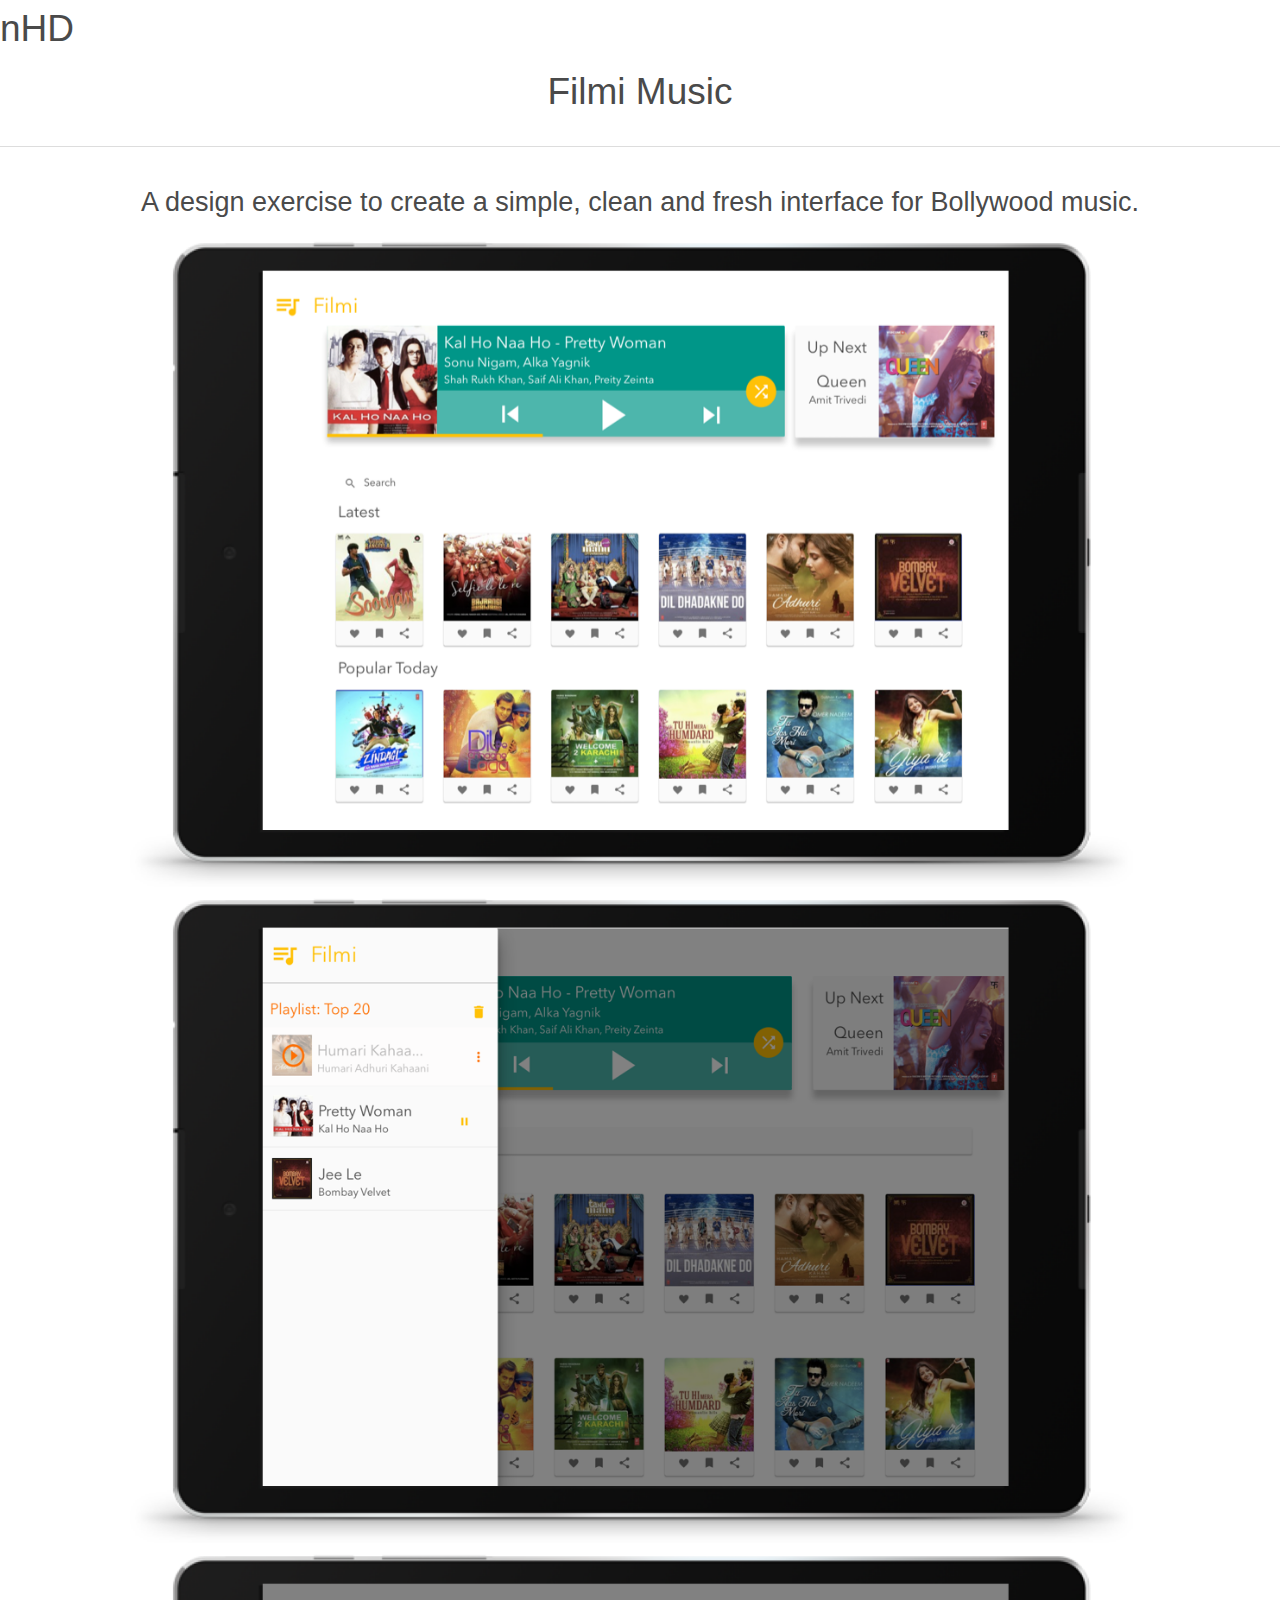
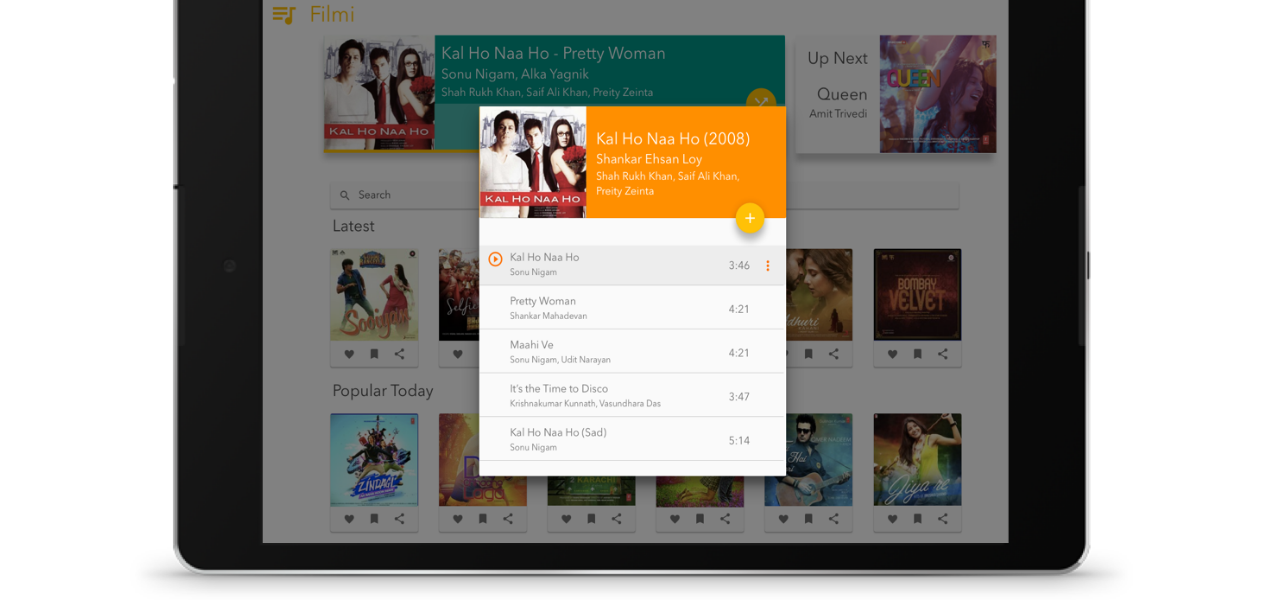
<file: filmi.html>
<!DOCTYPE html>
<html lang="">
<head>
    <meta charset="UTF-8">
    <meta name="viewport" content="width=device-width, initial-scale=1.0">
    <link rel="stylesheet" href="libs/foundation-5.5.1.new/css/foundation.css">
    <link rel="stylesheet" href="libs/font-awesome-4.3.0/css/font-awesome.min.css">
    
    <link rel="stylesheet" href="css/overrides.css">
    <link rel="stylesheet" href="css/portfolio.css">
    <script src="libs/foundation-5.5.1.new/js/vendor/jquery.js"></script>
    <script src="libs/foundation-5.5.1.new/js/vendor/fastclick.js"></script>
    <script src="libs/foundation-5.5.1.new/js/foundation.min.js"></script>

<!--    <script src="libs/foundation-5.5.1.custom/js/foundation/foundation.topbar.js"></script>-->
  <!-- start Mixpanel --><script type="text/javascript">(function(f,b){if(!b.__SV){var a,e,i,g;window.mixpanel=b;b._i=[];b.init=function(a,e,d){function f(b,h){var a=h.split(".");2==a.length&&(b=b[a[0]],h=a[1]);b[h]=function(){b.push([h].concat(Array.prototype.slice.call(arguments,0)))}}var c=b;"undefined"!==typeof d?c=b[d]=[]:d="mixpanel";c.people=c.people||[];c.toString=function(b){var a="mixpanel";"mixpanel"!==d&&(a+="."+d);b||(a+=" (stub)");return a};c.people.toString=function(){return c.toString(1)+".people (stub)"};i="disable track track_pageview track_links track_forms register register_once alias unregister identify name_tag set_config people.set people.set_once people.increment people.append people.union people.track_charge people.clear_charges people.delete_user".split(" ");
for(g=0;g<i.length;g++)f(c,i[g]);b._i.push([a,e,d])};b.__SV=1.2;a=f.createElement("script");a.type="text/javascript";a.async=!0;a.src="undefined"!==typeof MIXPANEL_CUSTOM_LIB_URL?MIXPANEL_CUSTOM_LIB_URL:"http://cdn.mxpnl.com/libs/mixpanel-2-latest.min.js";e=f.getElementsByTagName("script")[0];e.parentNode.insertBefore(a,e)}})(document,window.mixpanel||[]);
mixpanel.init("141cd9356d762646a85752320506508a");</script><!-- end Mixpanel -->
  <title>Nishtha H. Dalal</title>
</head>

<body>
    <div class="sticky">
        <a href="index.html"><h2 class="left lightest-text">nHD</h2></a>
        <div class="row">
            <div class="large-12 small-12 medium-12 columns">
                <h2 class="lightest-text text-center tab-title-filmi">Filmi Music</h2>
            </div>
        </div>
        <hr>
        <div class="tabs-content">
            <section class="content active " id="product">
              
              <div class="row ">
                <div class="small-10 small-centered large-10 large-centered columns">
                  <h3 class="text-center lightest-text">A design exercise to create a simple, clean and fresh interface for Bollywood music.</h3>
                  
                    <img data-interchange="[images/filmi/home_default.png (default)]">
                  
                
                    <img data-interchange="[images/filmi/playlist_default_nex.png (default)]">
               
                  
                    <img data-interchange="[images/filmi/album_default_nex.png (default)]">
                  
                </div>
              </div>
            </section>
              
              
        </div>
    </div>
    
<script>
  $(document).foundation();
   mixpanel.track("Filmi");
</script>
</body>
</html>
</file>
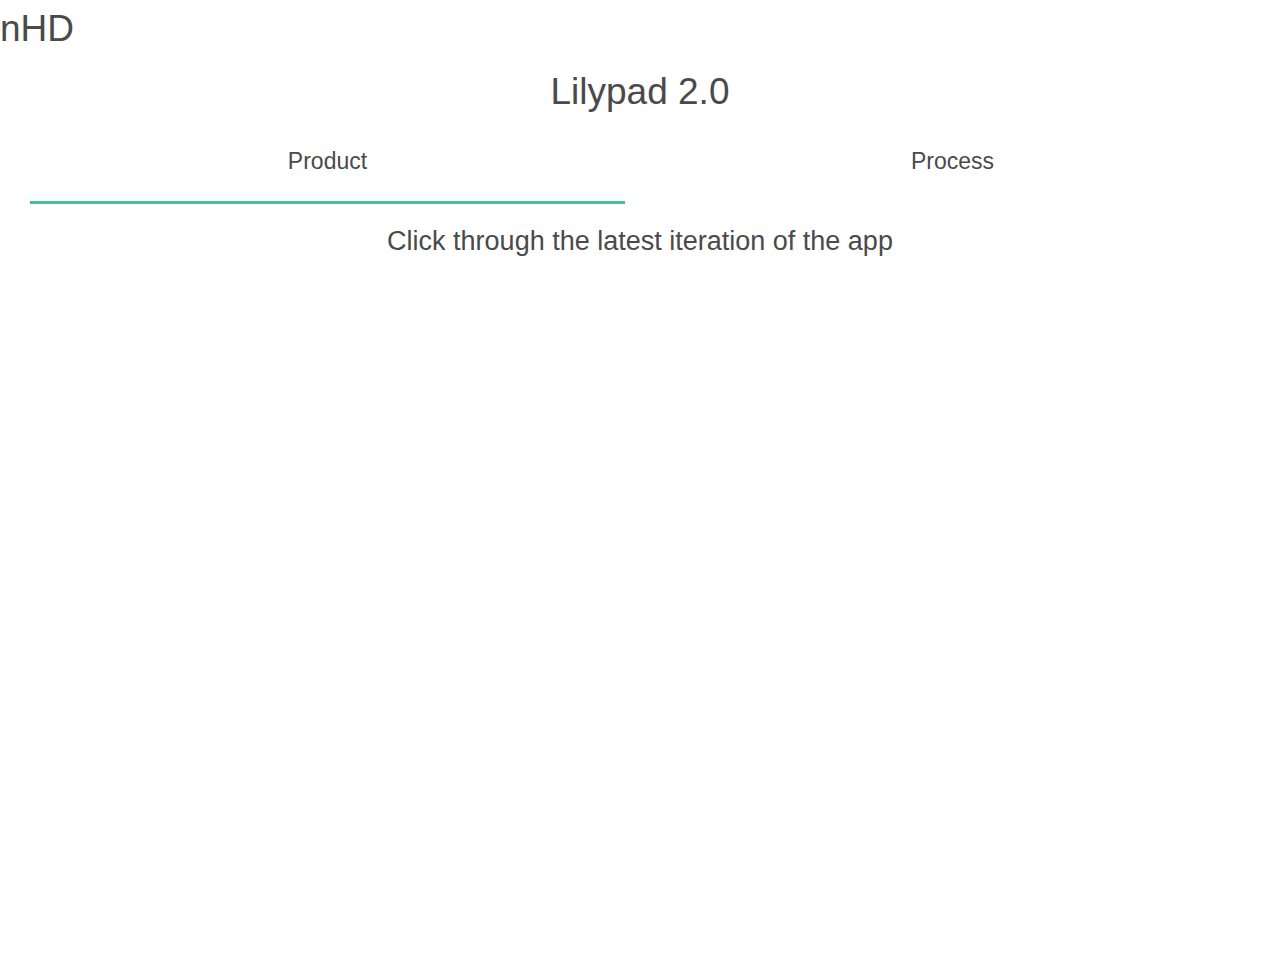
<file: lilypad.html>
<!DOCTYPE html>
<html lang="">
<head>
    <meta charset="UTF-8">
    <meta name="viewport" content="width=device-width, initial-scale=1.0">
    <link rel="stylesheet" href="libs/foundation-5.5.1.new/css/foundation.css">
    <link rel="stylesheet" href="libs/font-awesome-4.3.0/css/font-awesome.min.css">
    <link rel="stylesheet" href="css/overrides.css">
    <link rel="stylesheet" href="css/portfolio.css">
    <script src="libs/foundation-5.5.1.new/js/vendor/jquery.js"></script>
    <script src="libs/foundation-5.5.1.new/js/vendor/fastclick.js"></script>
    <script src="libs/foundation-5.5.1.new/js/foundation.min.js"></script>

<!--    <script src="libs/foundation-5.5.1.custom/js/foundation/foundation.topbar.js"></script>-->
  <!-- start Mixpanel --><script type="text/javascript">(function(f,b){if(!b.__SV){var a,e,i,g;window.mixpanel=b;b._i=[];b.init=function(a,e,d){function f(b,h){var a=h.split(".");2==a.length&&(b=b[a[0]],h=a[1]);b[h]=function(){b.push([h].concat(Array.prototype.slice.call(arguments,0)))}}var c=b;"undefined"!==typeof d?c=b[d]=[]:d="mixpanel";c.people=c.people||[];c.toString=function(b){var a="mixpanel";"mixpanel"!==d&&(a+="."+d);b||(a+=" (stub)");return a};c.people.toString=function(){return c.toString(1)+".people (stub)"};i="disable track track_pageview track_links track_forms register register_once alias unregister identify name_tag set_config people.set people.set_once people.increment people.append people.union people.track_charge people.clear_charges people.delete_user".split(" ");
for(g=0;g<i.length;g++)f(c,i[g]);b._i.push([a,e,d])};b.__SV=1.2;a=f.createElement("script");a.type="text/javascript";a.async=!0;a.src="undefined"!==typeof MIXPANEL_CUSTOM_LIB_URL?MIXPANEL_CUSTOM_LIB_URL:"http://cdn.mxpnl.com/libs/mixpanel-2-latest.min.js";e=f.getElementsByTagName("script")[0];e.parentNode.insertBefore(a,e)}})(document,window.mixpanel||[]);
mixpanel.init("141cd9356d762646a85752320506508a");</script><!-- end Mixpanel -->
  <title></title>
</head>

<body>
    <div class="sticky">
        <a href="index.html"><h2 class="left lightest-text">nHD</h2></a>
        <div class="row">
            <div class="large-12 small-12 medium-12 columns">
                <h2 class="lightest-text text-center">Lilypad 2.0</h2>
                <ul class="tabs" data-tab>
                    <li class="small-6 large-6 medium-6 columns tab-title tab-title-lilypad active text-center"><a href="#product"><h4 class="lightest-text">Product</h4></a></li>
                    <li class="small-6 large-6 medium-6 columns tab-title tab-title-lilypad text-center"><a href="#process"><h4 class="lightest-text">Process</h4></a></li>
                </ul>
            </div>
        </div>
        <div class="tabs-content">
            <section class="content active" id="product">
                <div class="row">
                  <h3 class="text-center lightest-text">Click through the latest iteration of the app</h3>
                  <div class="large-12 small-12 medium-12 large-centered medium-centered small-centered columns">
                    <iframe class="medium-centered medium-12" src="https://marvelapp.com/65g4je?emb=1" width="948" height="676" allowTransparency="true" frameborder="0"></iframe>
                  </div>
                  
                </div>
                
                
              
            </section>
            <section class="content" id="process">
              <!--------------------IDEA----------------------->
                <section>
                  <div class="row ">
                    <div class="small-1 large-2 columns"> &nbsp;</div>
                    <div class="small-2 large-1 columns">
                      <img data-interchange="[images/yelp/idea_default.png, (default)]"/>
                    </div>
                    <div class="small-8 large-7 columns">
                      <h3 class="lighter-text">The Idea</h3>
                      <p class="lighter-text med-text">Gabriela Marcu PhD at Empathic Design & Technology has been working on Lilypad for over 5 years. The app focuses supporting teams providing behavioral and mental health services for children. The team has been working with the Drexel Autism Institute and two special-ed schools to develop and test this app. We also did a pilot program with one special-ed school in New Jersey. <br>
Lilypad 1.0 was primarily a web-based application also used on iPads, but with Lilypad 2.0, we decided to build a native app, which called for a design refresh with iOS 8 standards.</p>
                      <br/>
                      <h3 class="lighter-text">Key Changes</h3>
                      <p class="lighter-text med-text">- Information Architecture to support flexibility
                        <br/>
                      - Enhanced visual experience
                        <br/>
                      - Nativity
                      </p>
                      <br/><br/>
                    </div>
                    <div class="small-1 large-2 columns"> &nbsp;</div>
                  </div>
              </section>
              <!--------------------IDEA----------------------->
              
              
              <!--------------------PIECES----------------------->
              <section>
                <div class="row">
                  <div class="small-1 large-2 columns"> &nbsp;</div>
                  <div class="small-2 large-1 columns">
                    <img data-interchange="[images/yelp/piece_default.png, (default)]"/>
                  </div>
                  <div class="small-8 large-7 columns ">
                    <h3 class="lighter-text">Making the pieces fit</h3>
                    <p class="lighter-text med-text">With most of the features already determined, a large part of 2.0 was rearranging these pieces to make the app scalable. Previous iterations were all focused on single schools, but with the response Lilypad was getting, the team decided to go for a generic solution that any school could adopt. This meant literally taking apart each of Lilypad’s elements and piecing them back together in way where certain elements could be added or removed as needed. 
 </p>
                    <br/><br/>
                  </div>
                  <div class="small-1 large-2 columns"> &nbsp;</div>
                </div>
               </section>
              <!--------------------PIECES----------------------->
              
              <!--------------------OLD LILY----------------------->
              <section>
                <div class="row">
                 <div class="small-1 large-2 columns"> &nbsp;</div>
                  <div class"large-11 small-11 columns">
                    <h3 class="lighter-text">Lilypad 1.0 & 2.0</h3>
                  </div>
                </div>
                <div class="row">
                  <div class="small-11 large-11 small-centered large-centered columns"> 
                    <img  data-interchange="[images/lilypad/wireframe2.png, (small)]"/>
                  </div>
                </div>
              </section>
              
              <!--------------------OLD LILY----------------------->
                <div class="row">
                 <div class="small-1 large-2 columns"> &nbsp; </div>
                  <div class"large-11 small-11 columns">
                    <h2 class="lighter-text">Information Architecture Rework</h2>
                  </div>
                </div>    
              <!--------------------Students Screen----------------------->
              <section>
                <div class="row">
                 <div class="small-1 large-2 columns"> &nbsp; </div>
                  <div class"large-11 small-11 columns">
                    <h3 class="lighter-text">Students Screen</h3>
                  </div>
                </div>
                <div class="row">
                  <div class="small-12 large-12 columns"> 
                    <img class="full-img" data-interchange="[images/lilypad/wireframe1.png, (default)]"/>
                  </div>
                </div>
                <div class="row">
                  <div class="small-8 large-8 small-centered large-centered columns">
                    <br/><br/>
                    <p class="lighter-text med-text">The rework of the information architecture is a highlight of Lilypad 2.0. The previous iteration was essentially a one-screen app, with logins for specific schools and an option to select classes upon login. Once a classroom was selected, the user would enter the single-screen app. <br>
As the team was working with schools, it was found that some schools have a set of schedules that are chosen at the beginning of the day. Each schedule has a different set and order of periods. Further, it was found that aides often forget to switch between periods, so an automatic progression of periods based on time was needed. As these requirements came up, it became clear that the app would need an iOS Master/Detail View, with a navigation deck to make and switch through choices. This meant that if we were to get a school that did not use a set of schedules, that entire navigation could be removed from the deck and the navigation would continue to the period selection. In this same way, if a school just had one classroom, the app would open at a schedule selection, and so on. Newer steps could also be added to the navigation if a requirement came up in the future. </p>
                  </div>
                  <hr>
                  <br><br>
                </div>
              </section>
              <!--------------------NEARBY----------------------->
              
              <!--------------------NAV SCREENS----------------------->
              <section>
                <div class="row">
                 <div class="small-1 large-2 columns"> &nbsp; </div>
                  <div class"large-11 small-11 columns">
                    <h3 class="lighter-text">Navigation Screens</h3>
                  </div>
                </div>
                <div class="row">
                  <div class="small-12 large-12 columns"> 
                    <img class="full-img" data-interchange="[images/lilypad/navscreens.png, (default)]"/>
                  </div>
                </div>
                <div class="row">
                  <div class="small-8 large-8 small-centered large-centered columns">
                    <br/><br/>
                    <p class="lighter-text med-text">The main focus of the rework was to find a flexible, scalable solution. In addition to that, moving the previously simple left and right navigation of periods to a navigation of it’s own served multiple purposes. The list allows for a visualization of the entire day, and at a quick glance, provides a status of what periods have been completed, and what the current period is. Since aides were forgetting to progress to the next period, automatic progression was implemented. This meant that the users weren’t going to need the navigation at all, and would rarely visit the list. Lastly, all data collection is pertinent to the current period, which eliminated the need for enabling frequent switching between periods. </p>
                  </div>
                  <hr>
                  <br><br>
                </div>
              </section>
              <!--------------------NAV SCREENS----------------------->
              
              <!--------------------COLLECT SCREEN ELEMENTS----------------------->
              <section>
                <div class="row">
                 <div class="small-1 large-2 columns"> &nbsp; </div>
                  <div class"large-11 small-11 columns">
                    <h3 class="lighter-text">Detail Screen Elements</h3>
                  </div>
                </div>
                <div class="row">
                  <div class="small-12 large-12 columns"> 
                    <img class="full-img" data-interchange="[images/lilypad/wireframe4.png, (default)]"/>
                  </div>
                </div>
                <div class="row">
                  <div class="small-8 large-8 small-centered large-centered columns">
                    <br/><br/>
                    <p class="lighter-text med-text">Most of the elements were refreshed to adhere to the iOS8 guidelines. The previous incident log made use of a bordered web-based table, which was reorganized to the iOS list view. Eliminating the borders and labels allowed for a cleaner visual appearance. The navigation controls were also redesigned to a segmented control. Having removed the period navigation from the top of the detail view, the space could be utilized to focus on the main tabs of the application. Having iterated on the native segmented control, the final design was reached decided upon based on utilization of space. The native segmented controls are intended to be small, but with such a large space available, as well as the focus that needed to placed on the two key features of Lilypad, the wider, redesigned segmented control was decided upon.</p>
                  </div>
                  <hr>
                  <br><br>
                </div>
              </section>
              <!--------------------COLLECT SCREEN ELEMENTS----------------------->
              <!--------------------ATTENDANCE & INCIDENT MODAL----------------------->
              <section>
                <div class="row">
                 <div class="small-1 large-2 columns"> &nbsp; </div>
                  <div class"large-11 small-11 columns">
                    <h3 class="lighter-text">Attendance & Incident Modal</h3>
                  </div>
                </div>
                <div class="row">
                  <div class="small-12 large-12 columns"> 
                    <img class="full-img" data-interchange="[images/lilypad/wireframe3.png, (default)]"/>
                  </div>
                </div>
                <div class="row">
                  <div class="small-8 large-8 small-centered large-centered columns">
                    <br/><br/>
                    <p class="lighter-text med-text">The new incident modal was also refreshed to allow for multiple incident selections, a longer, scrollable list and an optional end time. Using the native time pickers and switches aims to provide a familiar, and efficient workflow to aides. For both the incident modal and  the attendance list, doing away with the gray utilizes whitespace to provide a cleaner look and brings a native experience.
</p>
                  </div>
                 
                </div>
              </section>
              <!--------------------ATTENDANCE & INCIDENT MODAL----------------------->
            </section>
        </div>
    </div>
    
<script>
  $(document).foundation();
   mixpanel.track("Lilypad");
</script>
</body>
</html>
</file>
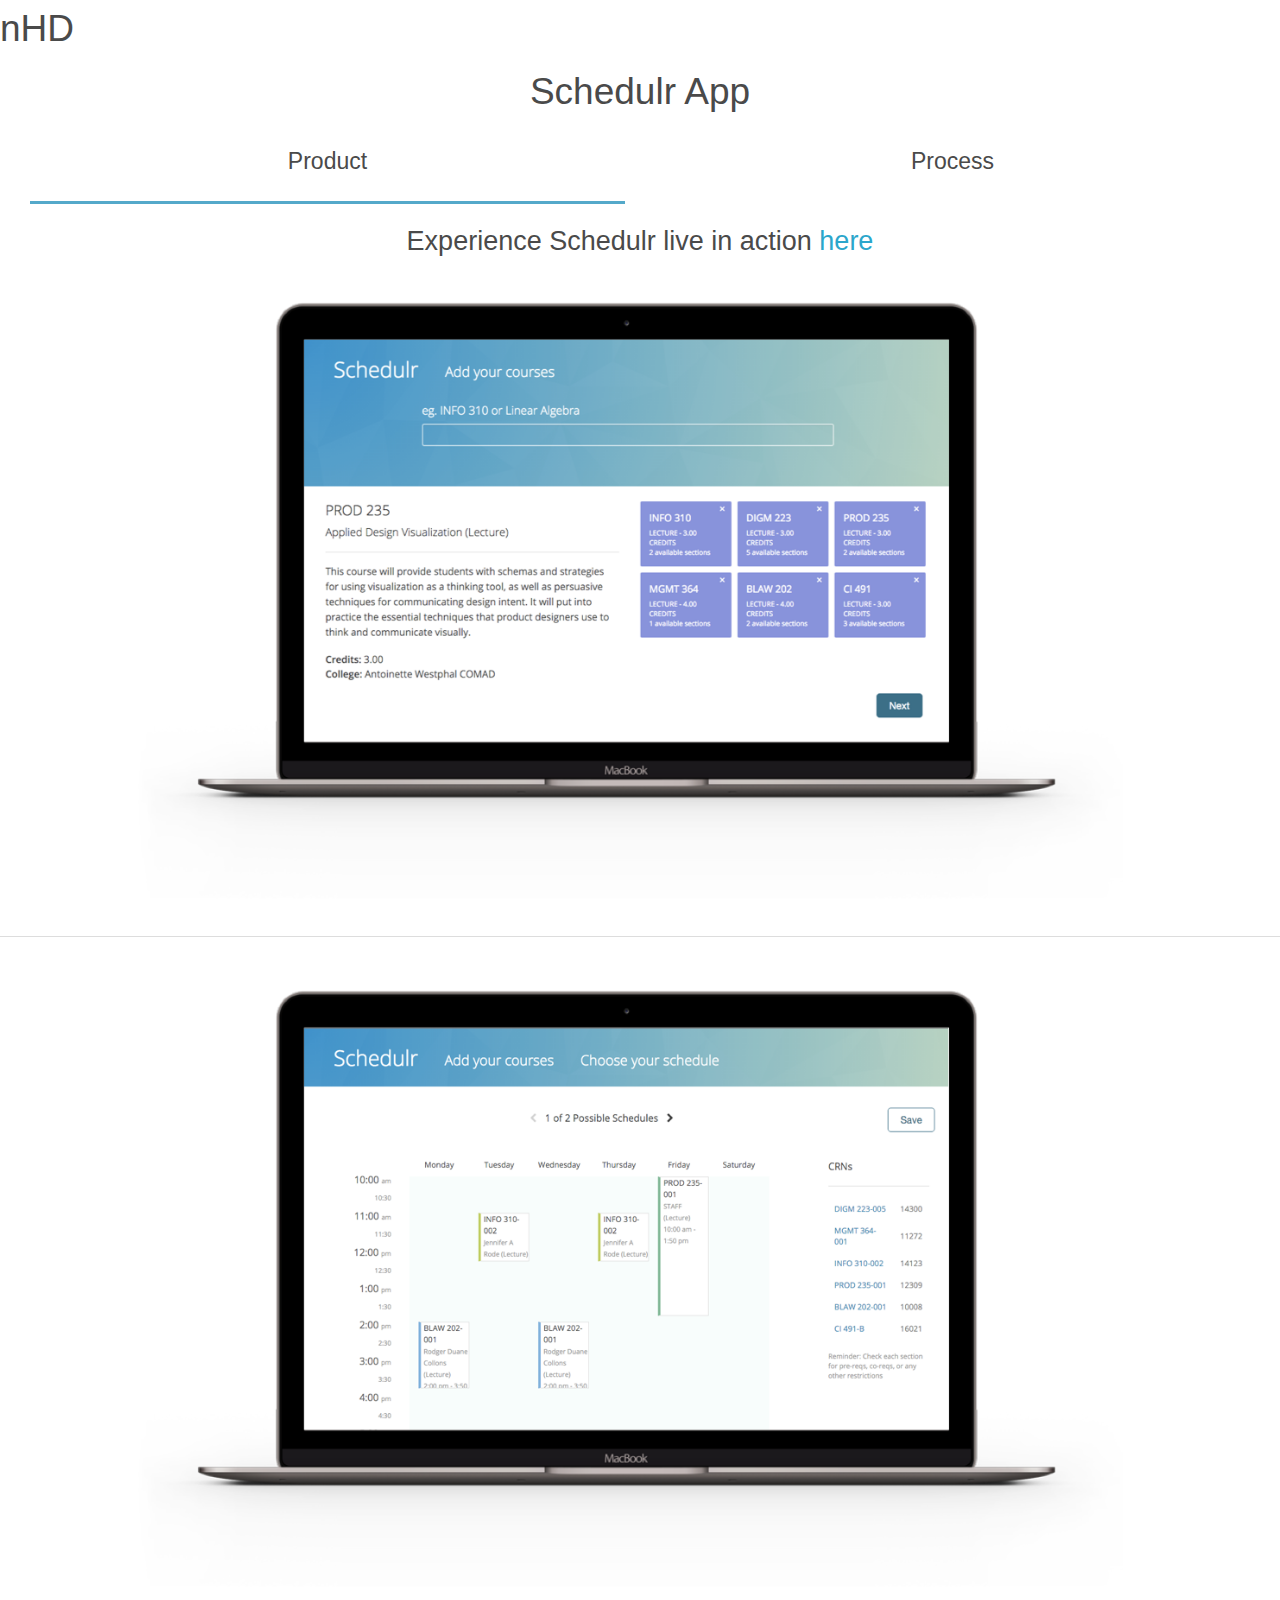
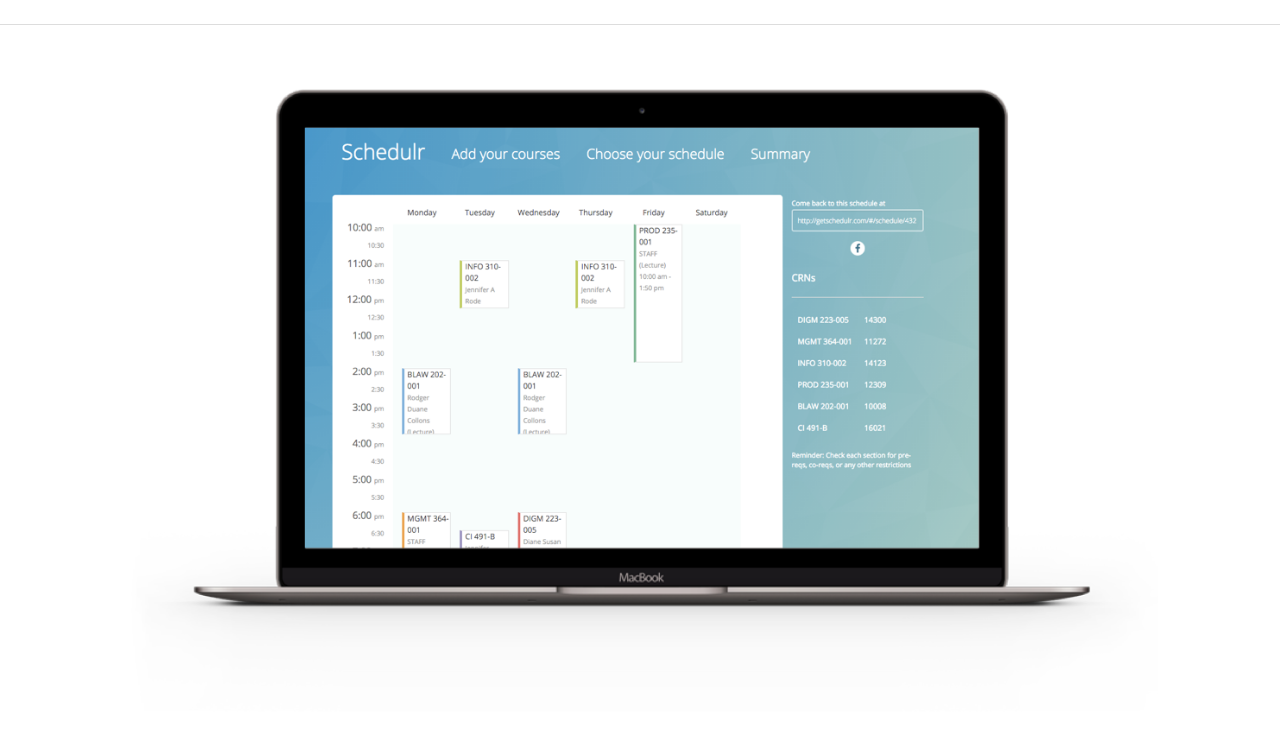
<file: schedulr.html>
<!DOCTYPE html>
<html lang="">
<head>
    <meta charset="UTF-8">
    <meta name="viewport" content="width=device-width, initial-scale=1.0">
    <link rel="stylesheet" href="libs/foundation-5.5.1.new/css/foundation.css">
    <link rel="stylesheet" href="libs/font-awesome-4.3.0/css/font-awesome.min.css">

    <link rel="stylesheet" href="css/overrides.css">
    <link rel="stylesheet" href="css/portfolio.css">
    <script src="libs/foundation-5.5.1.new/js/vendor/jquery.js"></script>
    <script src="libs/foundation-5.5.1.new/js/vendor/fastclick.js"></script>
    <script src="libs/foundation-5.5.1.new/js/foundation.min.js"></script>
<!--    <script src="libs/foundation-5.5.1.custom/js/foundation/foundation.topbar.js"></script>-->
  <!-- start Mixpanel --><script type="text/javascript">(function(f,b){if(!b.__SV){var a,e,i,g;window.mixpanel=b;b._i=[];b.init=function(a,e,d){function f(b,h){var a=h.split(".");2==a.length&&(b=b[a[0]],h=a[1]);b[h]=function(){b.push([h].concat(Array.prototype.slice.call(arguments,0)))}}var c=b;"undefined"!==typeof d?c=b[d]=[]:d="mixpanel";c.people=c.people||[];c.toString=function(b){var a="mixpanel";"mixpanel"!==d&&(a+="."+d);b||(a+=" (stub)");return a};c.people.toString=function(){return c.toString(1)+".people (stub)"};i="disable track track_pageview track_links track_forms register register_once alias unregister identify name_tag set_config people.set people.set_once people.increment people.append people.union people.track_charge people.clear_charges people.delete_user".split(" ");
for(g=0;g<i.length;g++)f(c,i[g]);b._i.push([a,e,d])};b.__SV=1.2;a=f.createElement("script");a.type="text/javascript";a.async=!0;a.src="undefined"!==typeof MIXPANEL_CUSTOM_LIB_URL?MIXPANEL_CUSTOM_LIB_URL:"http://cdn.mxpnl.com/libs/mixpanel-2-latest.min.js";e=f.getElementsByTagName("script")[0];e.parentNode.insertBefore(a,e)}})(document,window.mixpanel||[]);
mixpanel.init("141cd9356d762646a85752320506508a");</script><!-- end Mixpanel -->

  <title>Nishtha H. Dalal</title>
</head>

<body>
    <div class="sticky">
        <a href="index.html"><h2 class="left lightest-text">nHD</h2></a>
        <div class="row">
            <div class="large-12 small-12 medium-12 columns">
                <h2 class="lightest-text text-center">Schedulr App</h2>
                <ul class="tabs" data-tab>
                    <li class="small-6 large-6 medium-6 columns tab-title tab-title-schedulr active text-center"><a href="#product"><h4 class="lightest-text">Product</h4></a></li>
                    <li class="small-6 large-6 medium-6 columns tab-title tab-title-schedulr  text-center"><a href="#process"><h4 class="lightest-text">Process</h4></a></li>
                </ul>
            </div>
        </div>
        <div class="tabs-content">
            <section class="content active " id="product">
                <h3 class="text-center lighter-text">Experience Schedulr live in action <a href="http://www.getschedulr.com" target="_blank">here</a></h3>
                <div class="row">
                  <div class="small-12 large-10 medium-12 large-centered medium-centered small-centered columns">
                      <img data-interchange="[images/schedulr/add_courses_lg.png (default)]">
                  </div>
              </div>
              <hr>
              <div class="row">
                <div class="small-12 large-10 medium-12 large-centered medium-centered small-centered columns">
                    <img data-interchange="[images/schedulr/choose_schedules_lg.png (default)]">
                </div>
              </div>
              <hr>
              <div class="row">
                <div class="small-12 large-10 medium-12 large-centered medium-centered small-centered columns">
                    <img data-interchange="[images/schedulr/summary_lg.png (default)]">
                </div>
              </div>
            </section>
            <section class="content " id="process">
              <!--------------------IDEA----------------------->
                <section>
                  <div class="row ">
                    <div class="small-1 large-2 columns"> &nbsp;</div>
                    <div class="small-2 large-1 columns">
                      <img data-interchange="[images/yelp/idea_default.png, (default)]"/>
                    </div>
                    <div class="small-8 large-7 columns">
                      <h3 class="lighter-text">The Idea</h3>
                      <p class="lighter-text med-text">Students go through the cumbersome process of choosing courses and scheduling for them every semester or quarter. Along with ensuring that the classes don’t conflict with each other, students often have preferences for professors, timings, and prior commitments like part-time jobs, that create blockers in their schedule. Schedulr solves this problem with a simple process where students pick their preferences first, and are presented with potential schedules.</p>
                      <br/>
                      <h3 class="lighter-text">Key Considerations</h3>
                      <p class="lighter-text med-text">- Simple, refined steps
                        <br/>
                      - Interactive interface to visualize preferences and schedule
                        <br/>
                      - Enhanced and immersive visual experience
                      </p>
                      <br/><br/>
                    </div>
                    <div class="small-1 large-2 columns"> &nbsp;</div>
                  </div>
              </section>
              <!--------------------IDEA----------------------->


              <!--------------------PIECES----------------------->
              <section>
                <div class="row">
                  <div class="small-1 large-2 columns"> &nbsp;</div>
                  <div class="small-2 large-1 columns">
                    <img data-interchange="[images/yelp/piece_default.png, (default)]"/>
                  </div>
                  <div class="small-8 large-7 columns">
                    <h3 class="lighter-text">Putting the Pieces Together</h3>
                    <p class="lighter-text med-text">The idea was to break down the process into simple, attainable steps, that the user can go through without feeling overwhelmed. A large part of this was to maintain a clean, uncluttered screen, and gather a sizable amount of information from the user about their preferences and courses.</p>
                    <br/><br/>
                  </div>
                  <div class="small-1 large-2 columns"> &nbsp;</div>
                </div>
               </section>
              <!--------------------PIECES----------------------->

              <!--------------------Iteration 1----------------------->
              <section>
                <div class="row">
                 <div class="small-1 large-2 columns"> &nbsp; </div>
                  <div class"large-11 small-11 columns">
                    <h3 class="lighter-text">First Iteration</h3>
                  </div>
                </div>
                <div class="row">
                  <div class="small-12 large-12 columns">
                    <img class="full-img" data-interchange="[images/schedulr/wireframe1.png, (default)]"/>
                  </div>
                </div>
                <div class="row">

                  <div class="small-8 large-8 large-centered small-centered columns">
                    <br/><br/>
                    <p class="lighter-text med-text">The first iteration appraoched the problem in a turbo-tax style, asking questions about common preferences, any patterns that are noticed amongst other students. Students would go through a series of questions to add prefrences about blockers. It also focused heavily on branding with two/thirds of the screen being blue.</p>
                  </div>
                </div>
                <hr><br><br>
              </section>
              <!--------------------Iteration 1----------------------->

              <!--------------------Iteration 2----------------------->
              <section>
                <div class="row">
                 <div class="small-1 large-2 columns"> &nbsp; </div>
                  <div class"large-11 small-11 columns">
                    <h3 class="lighter-text">Second Iteration</h3>
                  </div>
                </div>
                <div class="row">
                  <div class="small-12 large-12 columns">
                    <img class="full-img" data-interchange="[images/schedulr/wireframe2.png, (default)]"/>
                  </div>
                </div>
                <div class="row">

                  <div class="small-8 large-8 large-centered small-centered columns">
                    <br/><br/>
                    <p class="lighter-text med-text">The second iteration addressed the fact that students may not want to answer an array of questions. Having a single interface with the focus on the calendar will allow students to choose their preferneces and be able to visualize the blockers for their week. The add classes screen was also refreshed by changing it to a two-column view, making it less cumbersome. Allowing for the same options in an accoridion hides the non-required elements of adding courses, and makes the screen less content-heavy.</p>
                  </div>

                </div>
                <hr><br><br>
              </section>
              <!--------------------Iteration 2----------------------->
              <!--------------------Iteration 3----------------------->
              <section>
                <div class="row">
                 <div class="small-1 large-2 columns"> &nbsp; </div>
                  <div class"large-11 small-11 columns">
                    <h3 class="lighter-text">Final Iteration</h3>
                  </div>
                </div>
                <div class="row">
                  <div class="small-12 large-12 columns">
                    <img class="full-img" data-interchange="[images/schedulr/wireframe3.png, (default)]"/>
                  </div>
                </div>
                <div class="row">

                  <div class="small-8 large-8 large-centered small-centered columns">
                    <br/><br/>
                    <p class="lighter-text med-text">The last iteration was focused on delivering a minimum viable product, which meant excluding the blockers in the first release. There was also a large rework of the steps, and user flow. The landing page now became the search page, eliminating an extra click needed to get to the app. The searched course information is organized in a similar fashion to the previous iteration, but the selected courses list was redesigned as a tile grid. Not only did the tiles provide the opportunity to display more information, but it allowed for larger text and better readability. The left side of the bottom screen then became the action area. When a user adds a course, the description screen changes to a preferences screen. This was key because without preferences, the number of possible schedules was becoming extremely large. Having the preferences there did not necessarily force, but certainly emphasized the options, increasing likelihood of choosing preferences. The preferences could be revisited by clicking on one of the tiles.<br>
As I started to see the data we had to work with, it became clear that certain course restrictions and notes could not be included, because the source had inconsistent data. This meant that the CRN’s and individual sections would have to be displayed  in the possible schedules, with a link to the page of the section so users can confirm any restrictions.<br>
Finally the summary page was designed to be revisited, as opposed to the previous idea of providing a file to download. This allows for users to even share their schedules with peers, or advisors. </p>
                  </div>

                </div>
              </section>
              <!--------------------Iteration 3----------------------->


        </div>
    </div>

<script>
  $(document).foundation();
   mixpanel.track("Schedulr");
</script>
</body>
</html>
</file>
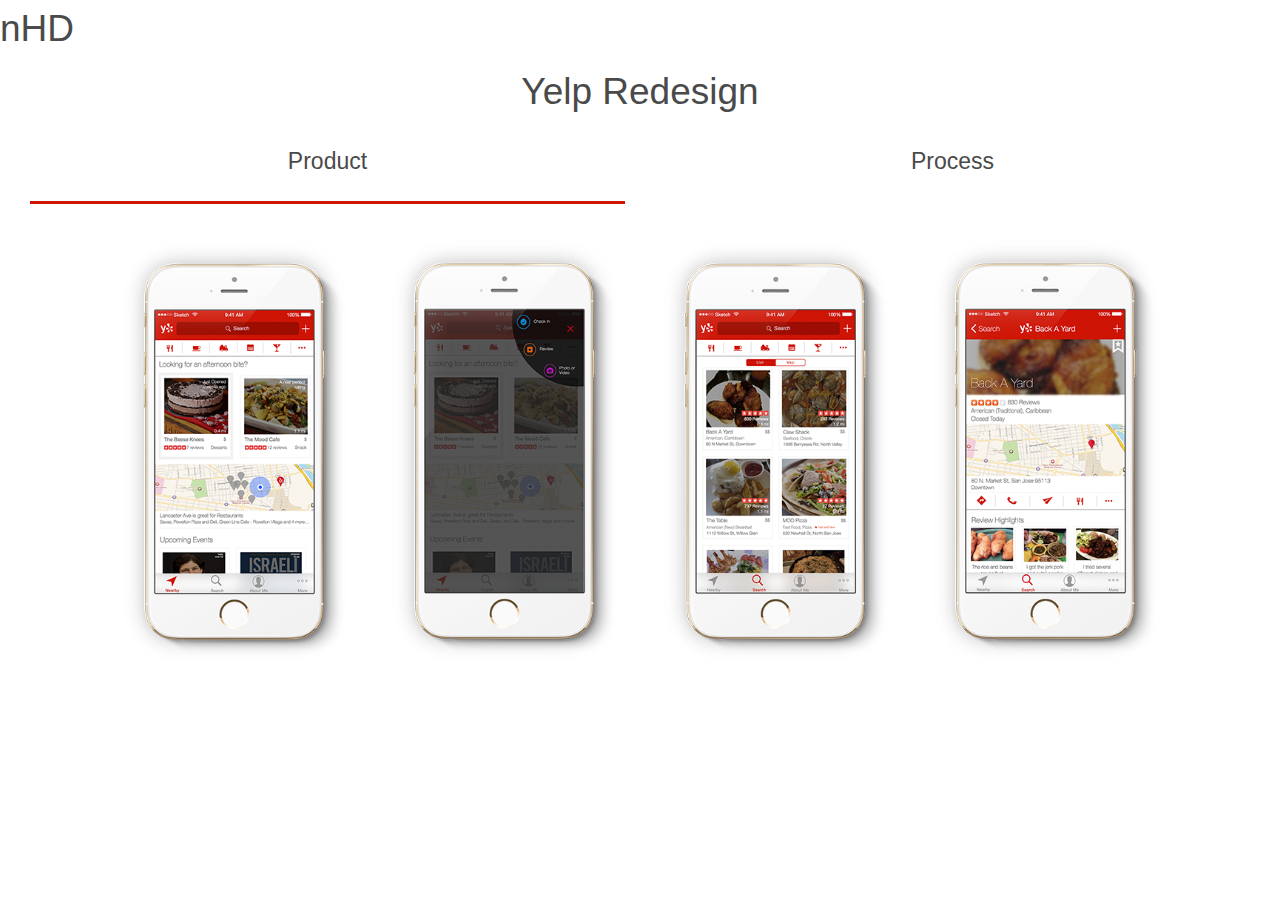
<file: yelp.html>
<!DOCTYPE html>
<html lang="">
<head>
    <meta charset="UTF-8">
    <meta name="viewport" content="width=device-width, initial-scale=1.0">
    <link rel="stylesheet" href="libs/foundation-5.5.1.new/css/foundation.css">
    <link rel="stylesheet" href="libs/font-awesome-4.3.0/css/font-awesome.min.css">
    <link rel="stylesheet" href="css/overrides.css">
    <link rel="stylesheet" href="css/portfolio.css">
    <script src="libs/foundation-5.5.1.new/js/vendor/jquery.js"></script>
    <script src="libs/foundation-5.5.1.new/js/vendor/fastclick.js"></script>
    <script src="libs/foundation-5.5.1.new/js/foundation.min.js"></script>

<!--    <script src="libs/foundation-5.5.1.custom/js/foundation/foundation.topbar.js"></script>-->
  <!-- start Mixpanel --><script type="text/javascript">(function(f,b){if(!b.__SV){var a,e,i,g;window.mixpanel=b;b._i=[];b.init=function(a,e,d){function f(b,h){var a=h.split(".");2==a.length&&(b=b[a[0]],h=a[1]);b[h]=function(){b.push([h].concat(Array.prototype.slice.call(arguments,0)))}}var c=b;"undefined"!==typeof d?c=b[d]=[]:d="mixpanel";c.people=c.people||[];c.toString=function(b){var a="mixpanel";"mixpanel"!==d&&(a+="."+d);b||(a+=" (stub)");return a};c.people.toString=function(){return c.toString(1)+".people (stub)"};i="disable track track_pageview track_links track_forms register register_once alias unregister identify name_tag set_config people.set people.set_once people.increment people.append people.union people.track_charge people.clear_charges people.delete_user".split(" ");
for(g=0;g<i.length;g++)f(c,i[g]);b._i.push([a,e,d])};b.__SV=1.2;a=f.createElement("script");a.type="text/javascript";a.async=!0;a.src="undefined"!==typeof MIXPANEL_CUSTOM_LIB_URL?MIXPANEL_CUSTOM_LIB_URL:"http://cdn.mxpnl.com/libs/mixpanel-2-latest.min.js";e=f.getElementsByTagName("script")[0];e.parentNode.insertBefore(a,e)}})(document,window.mixpanel||[]);
mixpanel.init("141cd9356d762646a85752320506508a");</script><!-- end Mixpanel -->
  <title></title>
</head>

<body>
    <div class="sticky">
        <a href="index.html"><h2 class="left lightest-text">nHD</h2></a>
        <div class="row">
            <div class="large-12 small-12 medium-12 columns">
                <h2 class="lightest-text text-center">Yelp Redesign</h2>
                <ul class="tabs" data-tab>
                    <li class="small-6 large-6 medium-6 columns tab-title tab-title-yelp active text-center"><a href="#product"><h4 class="lightest-text">Product</h4></a></li>
                    <li class="small-6 large-6 medium-6 columns tab-title tab-title-yelp text-center"><a href="#process"><h4 class="lightest-text">Process</h4></a></li>
                </ul>
            </div>
        </div>
        <div class="tabs-content">
            <section class="content active" id="product">
                <div class="row">
                  <div class="large-1 small-1 medium-1 columns">&nbsp;</div>
                  <div class="large-10 small-10 medium-10 columns">
                    <img data-interchange="[images/yelp/all.png, (large)]">
                  </div>
                  <div class="large-1 small-1 medium-1 columns"> &nbsp;</div>
                </div>
                
                
              
            </section>
            <section class="content" id="process">
              <!--------------------IDEA----------------------->
                <section>
                  <div class="row ">
                    <div class="small-1 large-2 columns"> &nbsp;</div>
                    <div class="small-2 large-1 columns">
                      <img data-interchange="[images/yelp/idea_default.png, (default)]"/>
                    </div>
                    <div class="small-8 large-7 columns">
                      <h3 class="lighter-text">The Idea</h3>
                      <p class="lighter-text med-text">While critiquing the app, I realized Yelp needs a  design refresh. While some hints of a shift towards a more visual experiences were seen, a lot of the elements seemed dated, redundant, and cluttered.</p>

                      <h4 class="lighter-text"> <i class="fa fa-medium"></i> <a href="https://medium.com/@nishthaHD/redesigning-yelp-863782b75179" target="_blank">Read the Critique</a></h4>
                      <br/>
                      <h3 class="lighter-text">Key Changes</h3>
                      <p class="lighter-text med-text">- Following iOS8 design guidelines
                        <br/>
                      - Enhanced visual experience
                        <br/>
                      - Declutter
                      </p>
                      <br/><br/>
                    </div>
                    <div class="small-1 large-2 columns"> &nbsp;</div>
                  </div>
              </section>
              <!--------------------IDEA----------------------->
              
              
              <!--------------------PIECES----------------------->
              <section>
                <div class="row">
                  <div class="small-1 large-2 columns"> &nbsp;</div>
                  <div class="small-2 large-1 columns">
                    <img data-interchange="[images/yelp/piece_default.png, (default)]"/>
                  </div>
                  <div class="small-8 large-7 columns">
                    <h3 class="lighter-text">Making the pieces fit</h3>
                    <p class="lighter-text med-text">The idea was to retain the features of the product that make it so successful. 
                      Redesigning the app meant dissecting everything on each screen, and putting it back 
                      together in a way that enhances the product and visual experience.</p>
                    <br/><br/>
                  </div>
                  <div class="small-1 large-2 columns"> &nbsp;</div>
                </div>
               </section>
              <!--------------------PIECES----------------------->
              
              <!--------------------OLD YELP----------------------->
              <section>
                <div class="row">
                 <div class="small-1 large-2 columns"> &nbsp;</div>
                  <div class"large-11 small-11 columns">
                    <h3 class="lighter-text">Existing Yelp iOS App</h3>
                  </div>
                </div>
                <div class="row">
                  <div class="small-2 large-3 columns"> &nbsp;</div>
                  <div class="small-8 large-6 columns"> 
                    <img  data-interchange="[images/yelp/old_yelp.png, (small)]"/>
                  </div>
                   <div class="small-2 large-3 columns"> &nbsp;</div>
                </div>
              </section>
              
              <!--------------------OLD YELP----------------------->
                <div class="row">
                 <div class="small-1 large-2 columns"> &nbsp; </div>
                  <div class"large-11 small-11 columns">
                    <h2 class="lighter-text">Redesign</h2>
                  </div>
                </div>    
              <!--------------------NEARBY----------------------->
              <section>
                <div class="row">
                 <div class="small-1 large-2 columns"> &nbsp; </div>
                  <div class"large-11 small-11 columns">
                    <h3 class="lighter-text">Nearby Screen</h3>
                  </div>
                </div>
                <div class="row">
                  <div class="small-12 large-12 columns"> 
                    <img class="full-img" data-interchange="[images/yelp/wireframe1.png, (default)]"/>
                  </div>
                </div>
                <div class="row">
                  <div class="small-1 large-2 columns"> &nbsp; </div>
                  <div class="small-8 large-8 columns">
                    <br/><br/>
                    <p class="lighter-text med-text">The Nearby screen, also the landing page of the app had the signs of a great idea - a more visual experience, but it was lost with inconsistent, somewhat dated elements, and a glaring waste of space with several categories in a list style and unnecessary captions</p>
                  </div>
                  <div class="small-3 large-2">&nbsp;</div>
                </div>
              </section>
              <!--------------------NEARBY----------------------->
              
              <!--------------------SEARCH----------------------->
              <section>
                <div class="row">
                 <div class="small-1 large-2 columns"> &nbsp; </div>
                  <div class"large-11 small-11 columns">
                    <h3 class="lighter-text">Search Screen</h3>
                  </div>
                </div>
                <div class="row">
                  <div class="small-12 large-12 columns"> 
                    <img class="full-img" data-interchange="[images/yelp/wireframe2.png, (default)]"/>
                  </div>
                </div>
                <div class="row">
                  <div class="small-1 large-2 columns"> &nbsp; </div>
                  <div class="small-8 large-8 columns">
                    <br/><br/>
                    <p class="lighter-text med-text">The Search screen was where all the inconsistencies and iOS6-like elements started to surface. A text heavy list view with smaller images can easily be replaced with a card approach, similar and consistent to that of the Nearby Page. The map view could be made easily accessible.</p>
                  </div>
                  <div class="small-3 large-2">&nbsp;</div>
                </div>
              </section>
              <!--------------------SEARCH----------------------->
              
              <!--------------------BUSINESS----------------------->
              <section>
                <div class="row">
                 <div class="small-1 large-2 columns"> &nbsp; </div>
                  <div class"large-11 small-11 columns">
                    <h3 class="lighter-text">Search Screen</h3>
                  </div>
                </div>
                <div class="row">
                  <div class="small-12 large-12 columns"> 
                    <img class="full-img" data-interchange="[images/yelp/wireframe3.png, (default)]"/>
                  </div>
                </div>
                <div class="row">
                  <div class="small-1 large-2 columns"> &nbsp; </div>
                  <div class="small-8 large-8 columns">
                    <br/><br/>
                    <p class="lighter-text med-text">The Business Page often the end-goal of most interactions with the Yelp app. This screen, again, saw a list of categories taking up too much valuable whitepsace. This screen also saw redundant options of adding reviews, photos, and checking-in, to which, an easier, more global solution needed to be introduced.</p>
                  </div>
                  <div class="small-3 large-2">&nbsp;</div>
                </div>
              </section>
              <!--------------------BUSINESS----------------------->
            </section>
        </div>
    </div>
    
<script>
  $(document).foundation();
   mixpanel.track("Yelp");
</script>
</body>
</html>
</file>
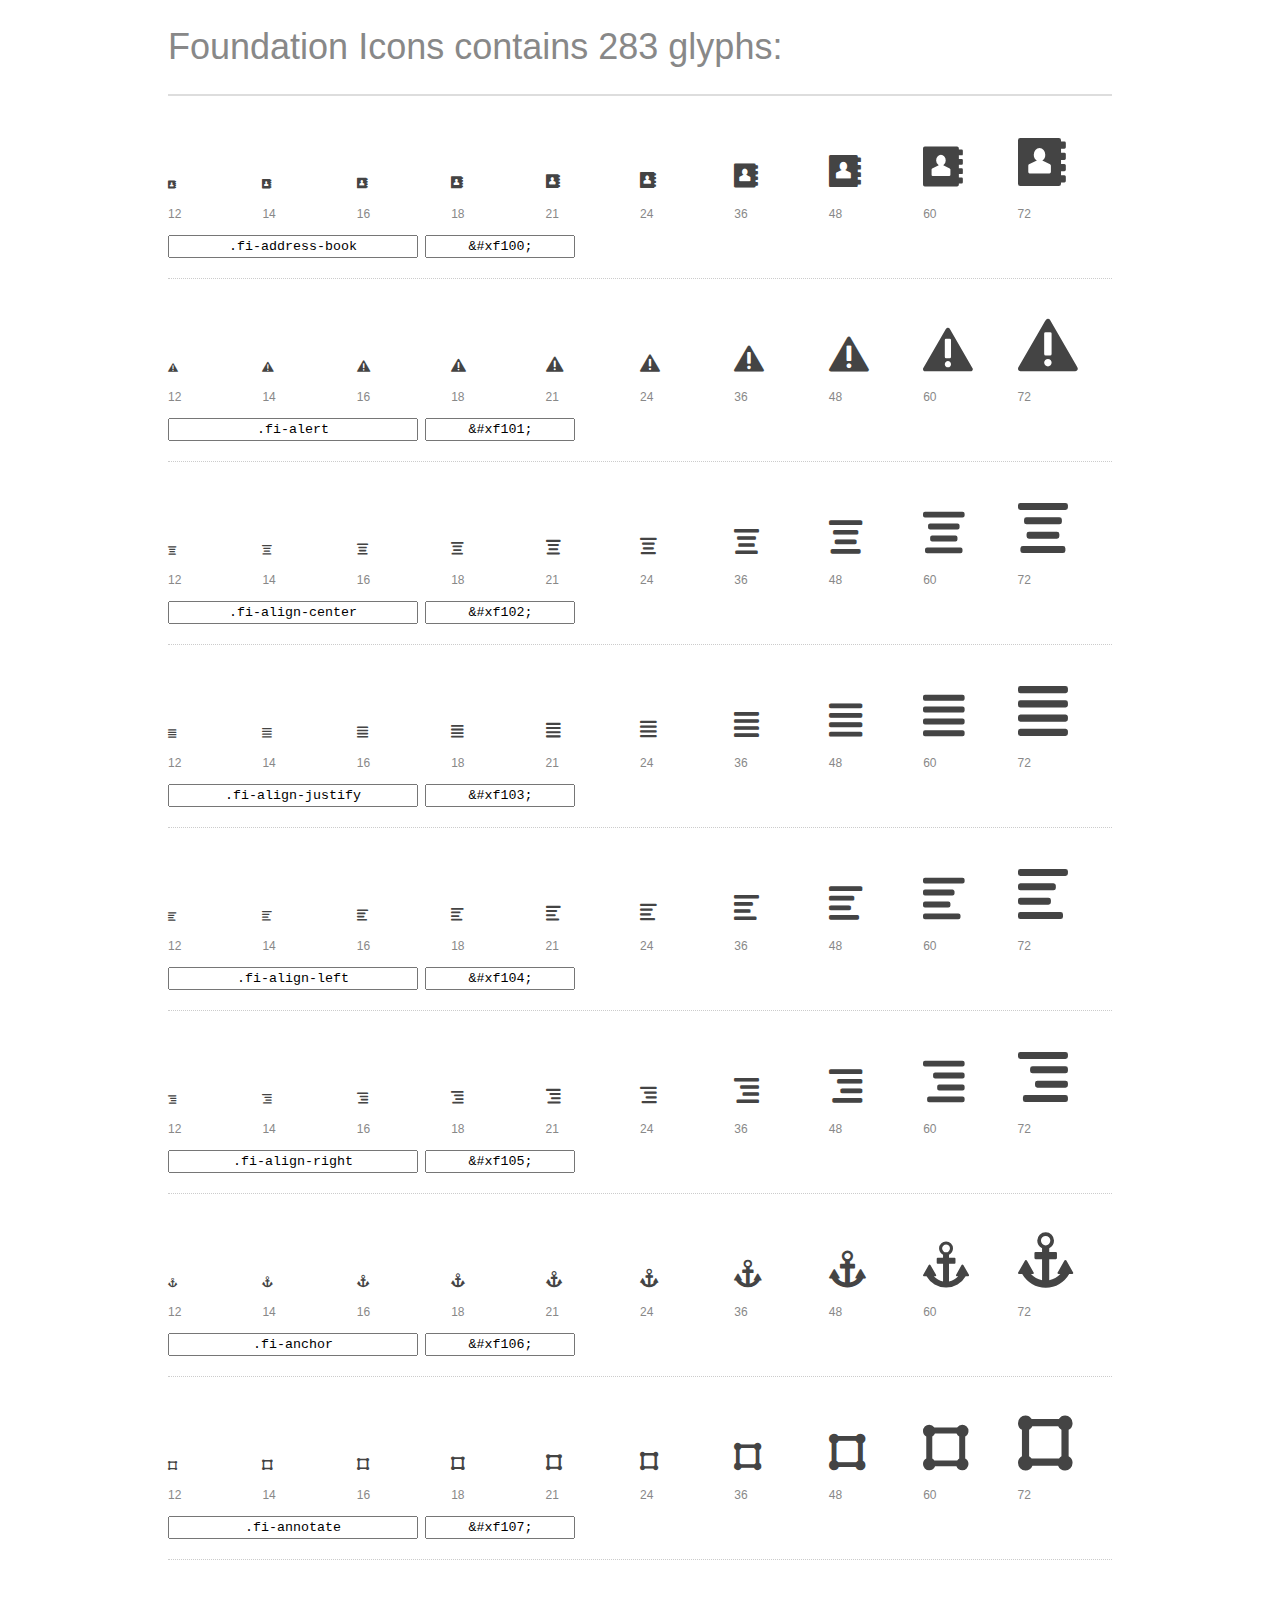
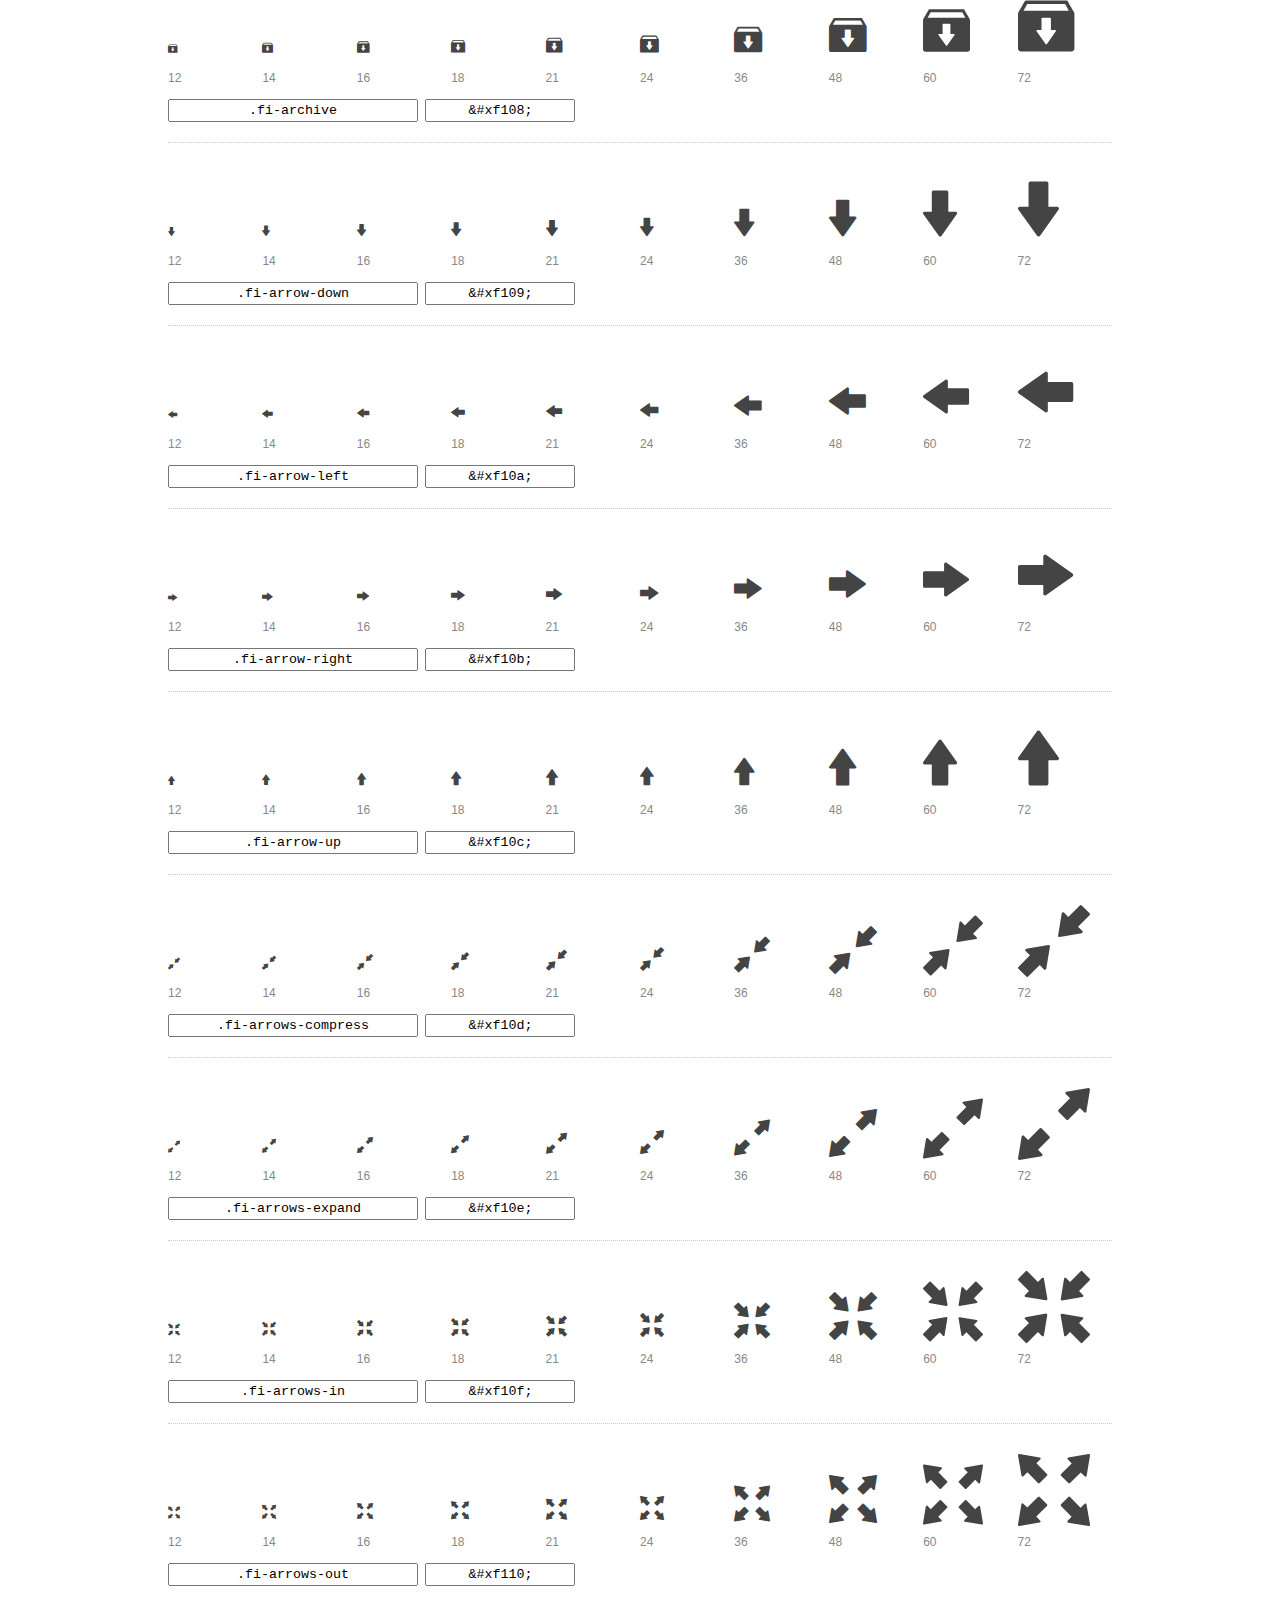
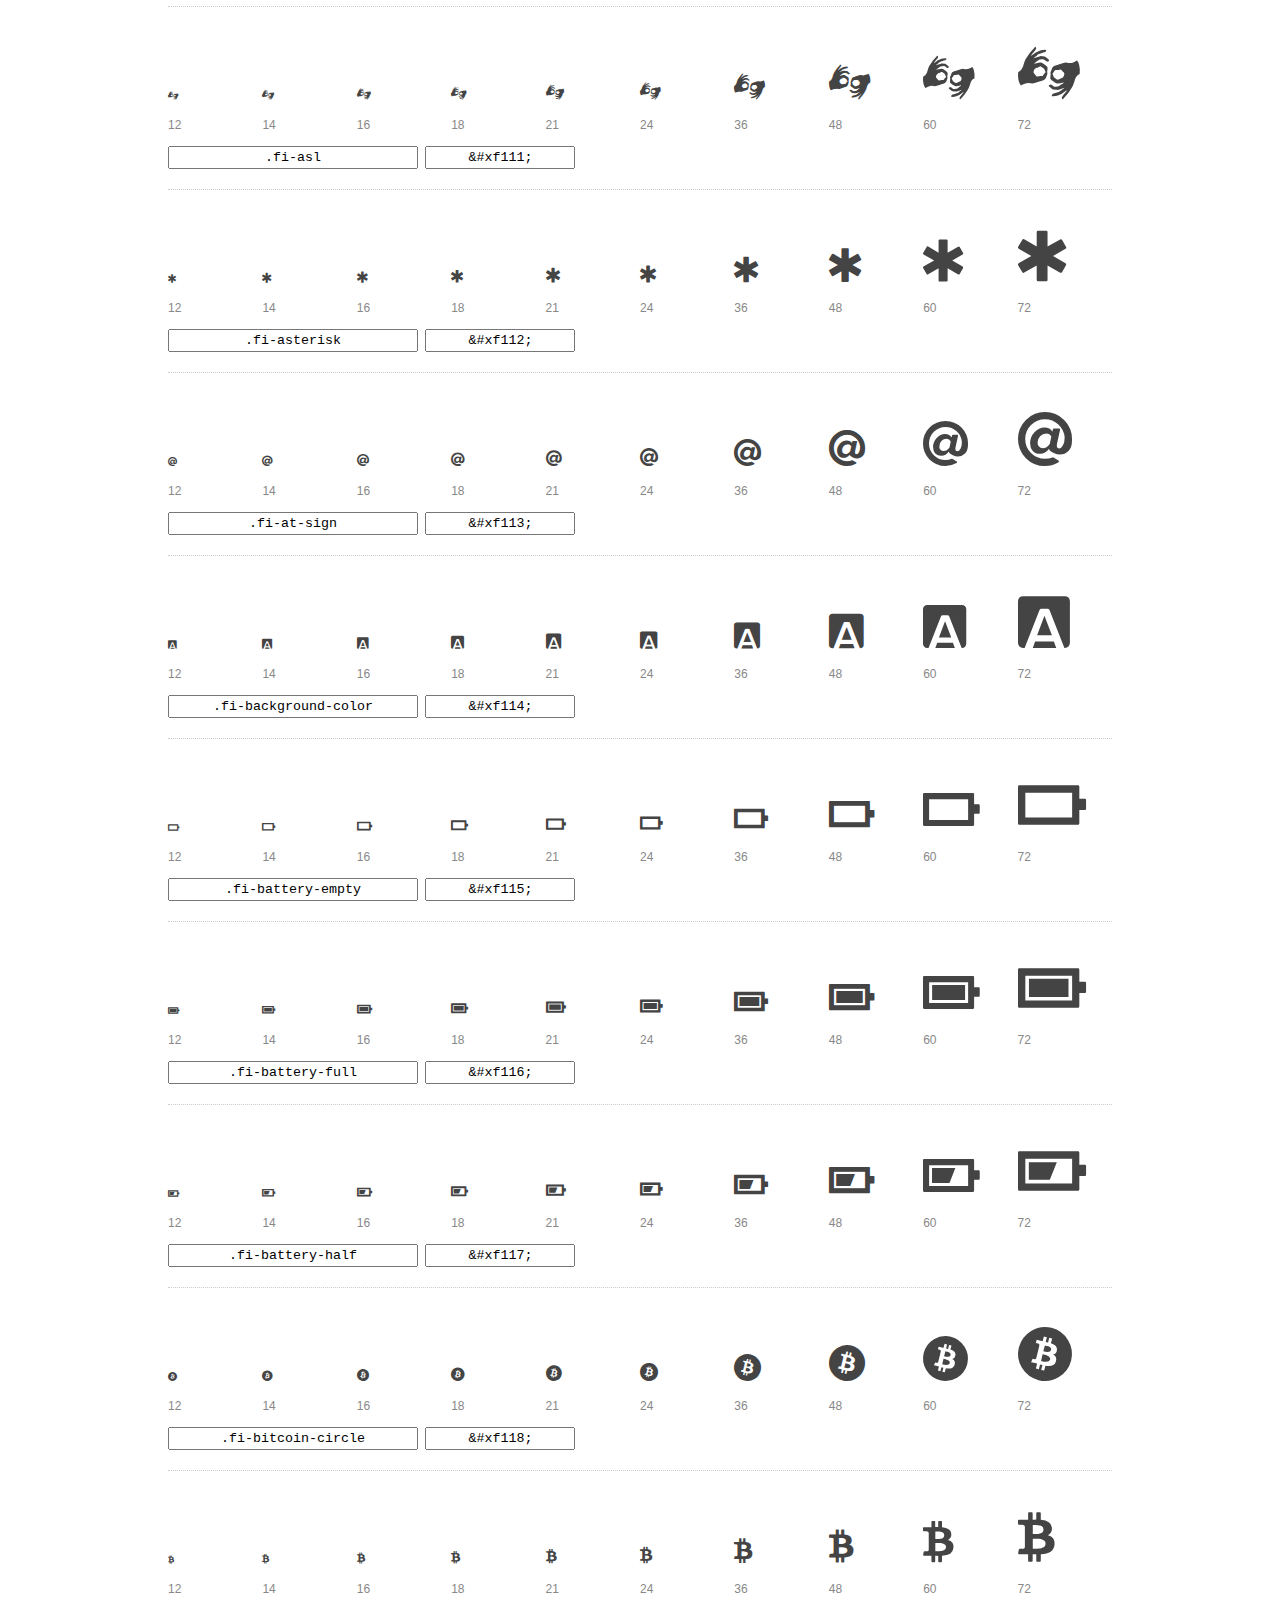
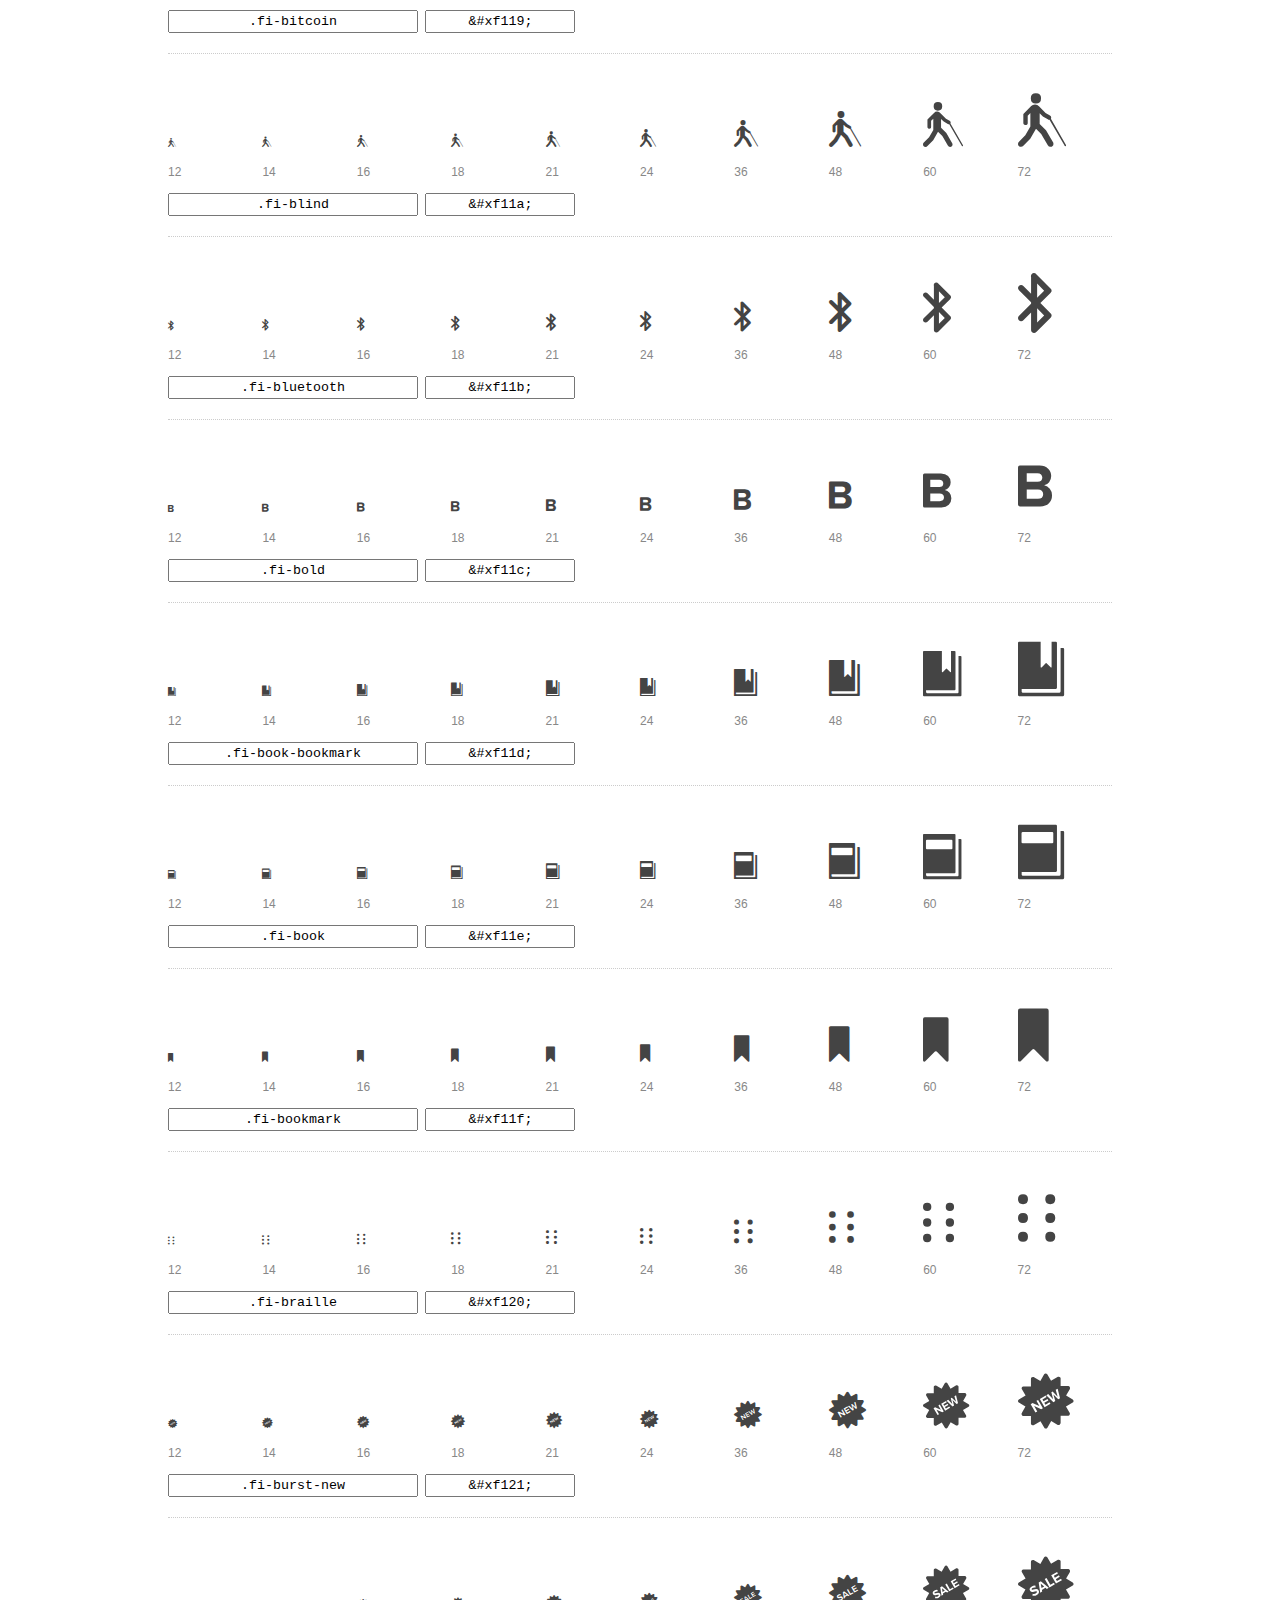
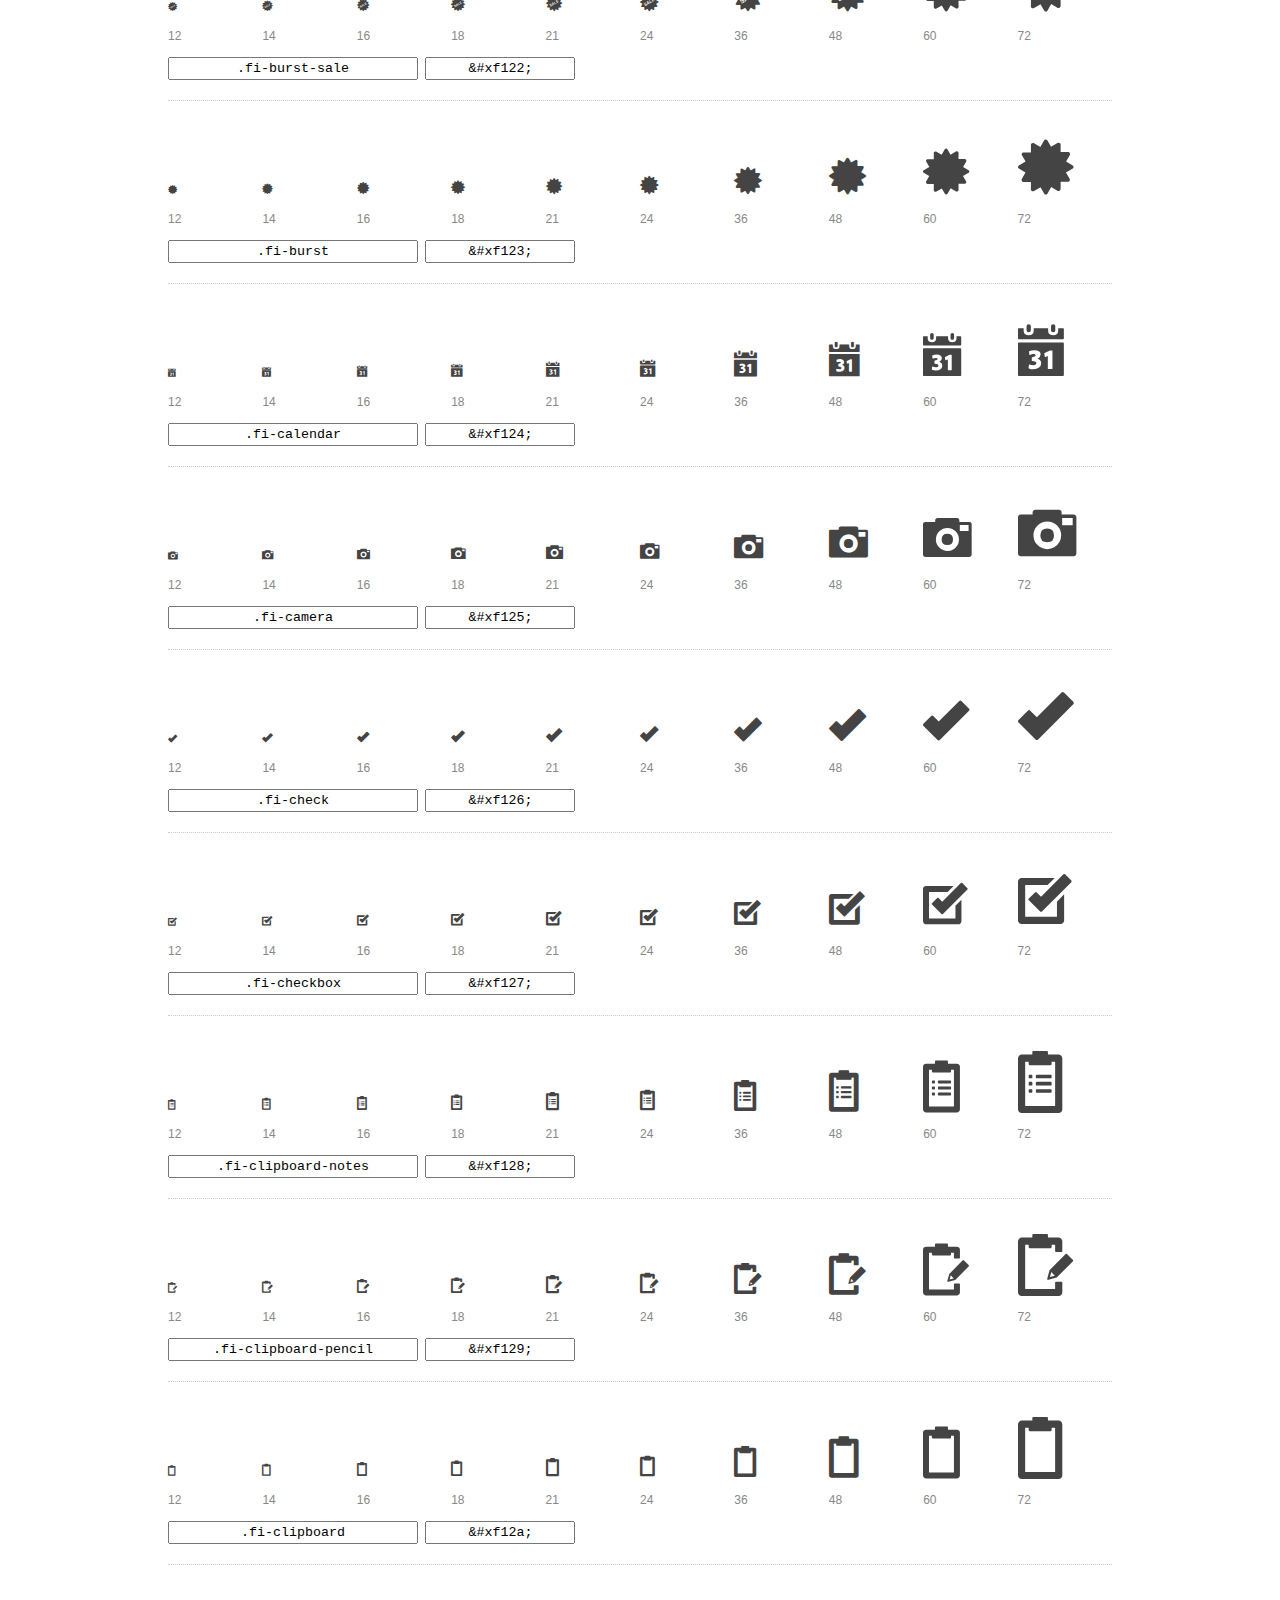
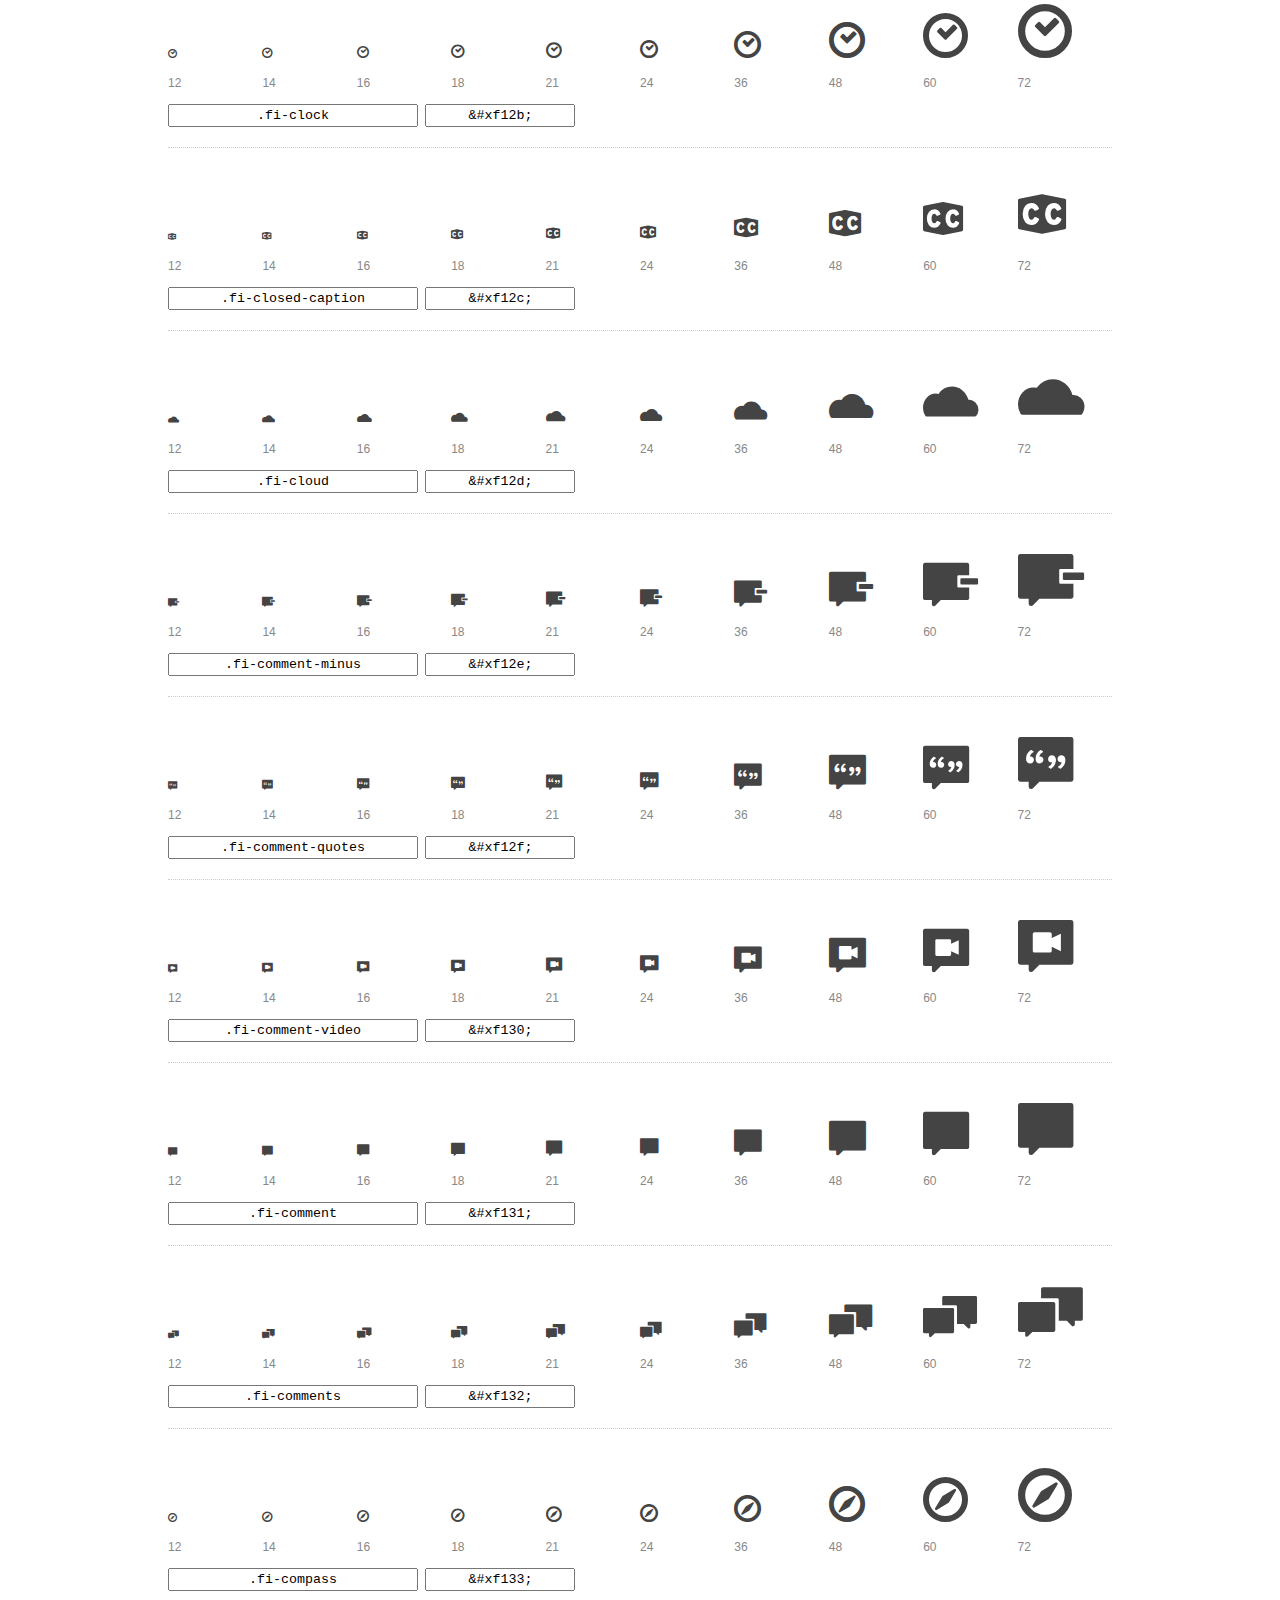
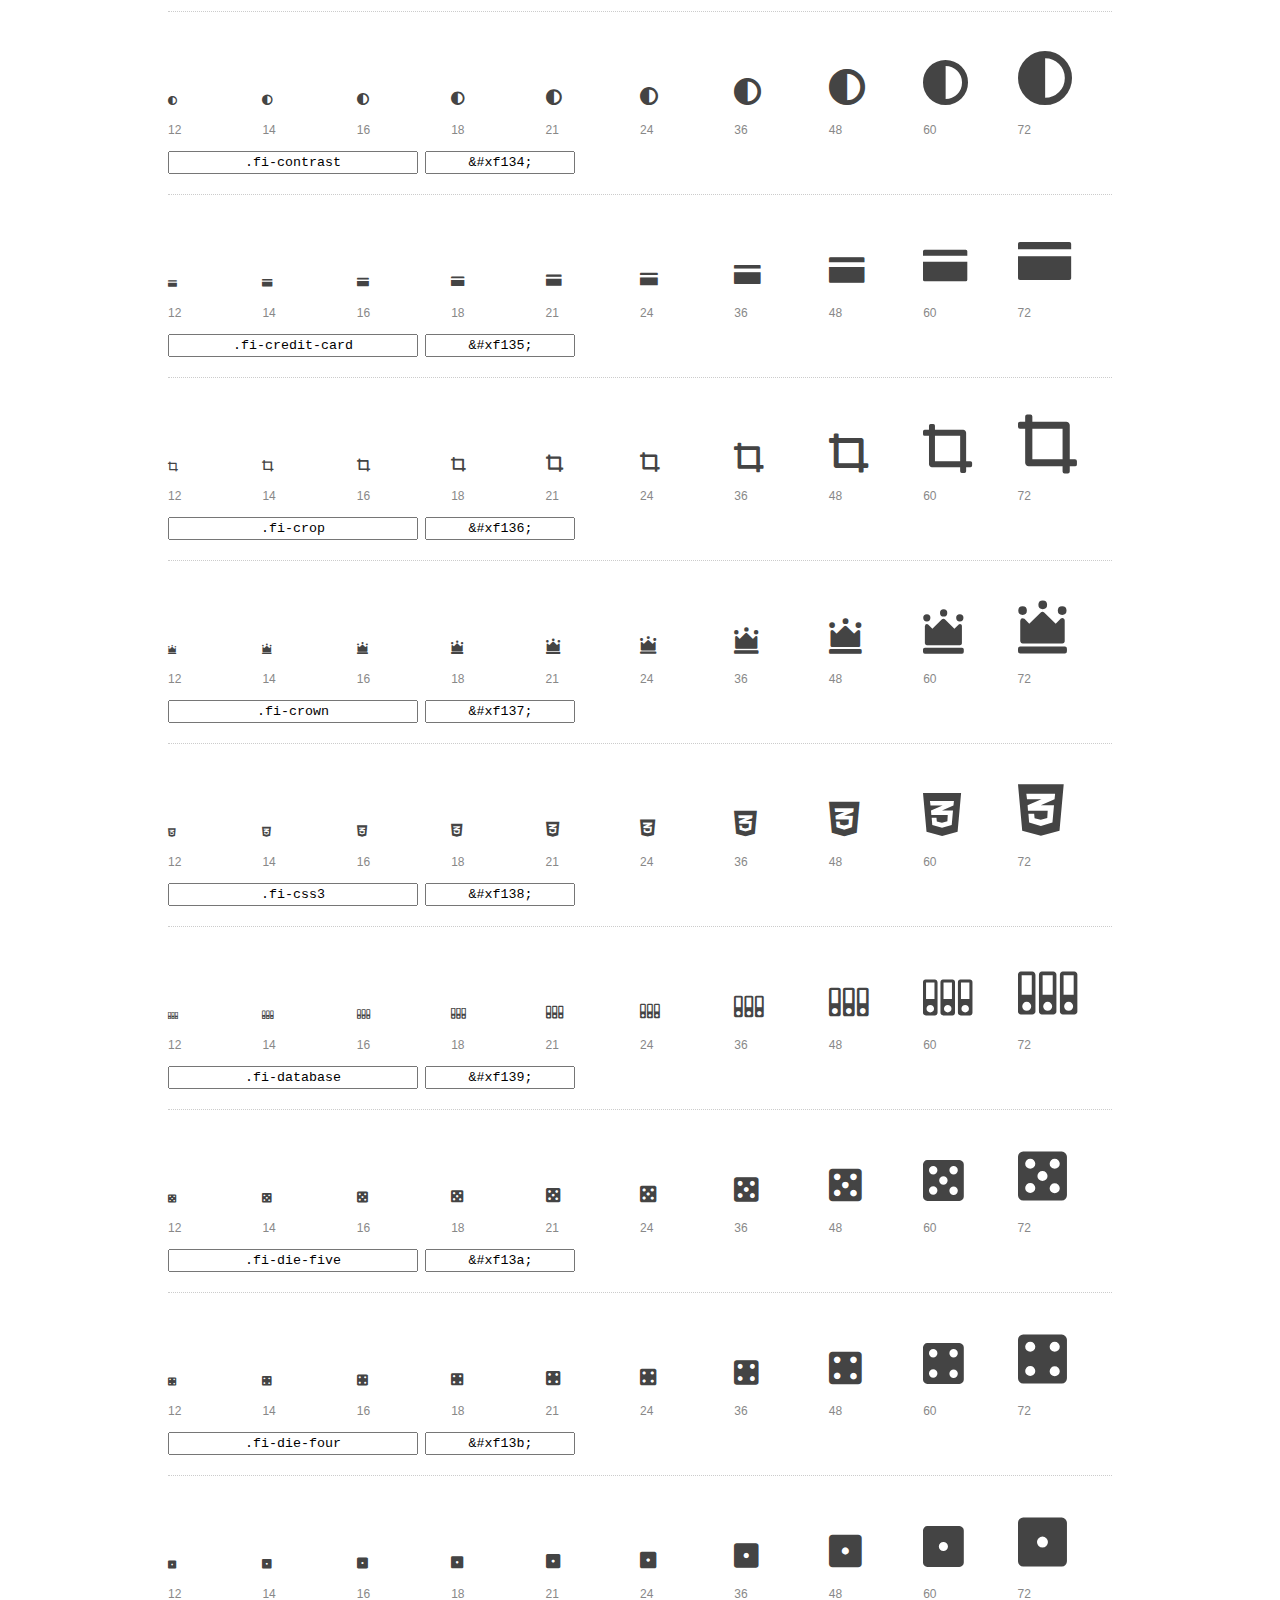
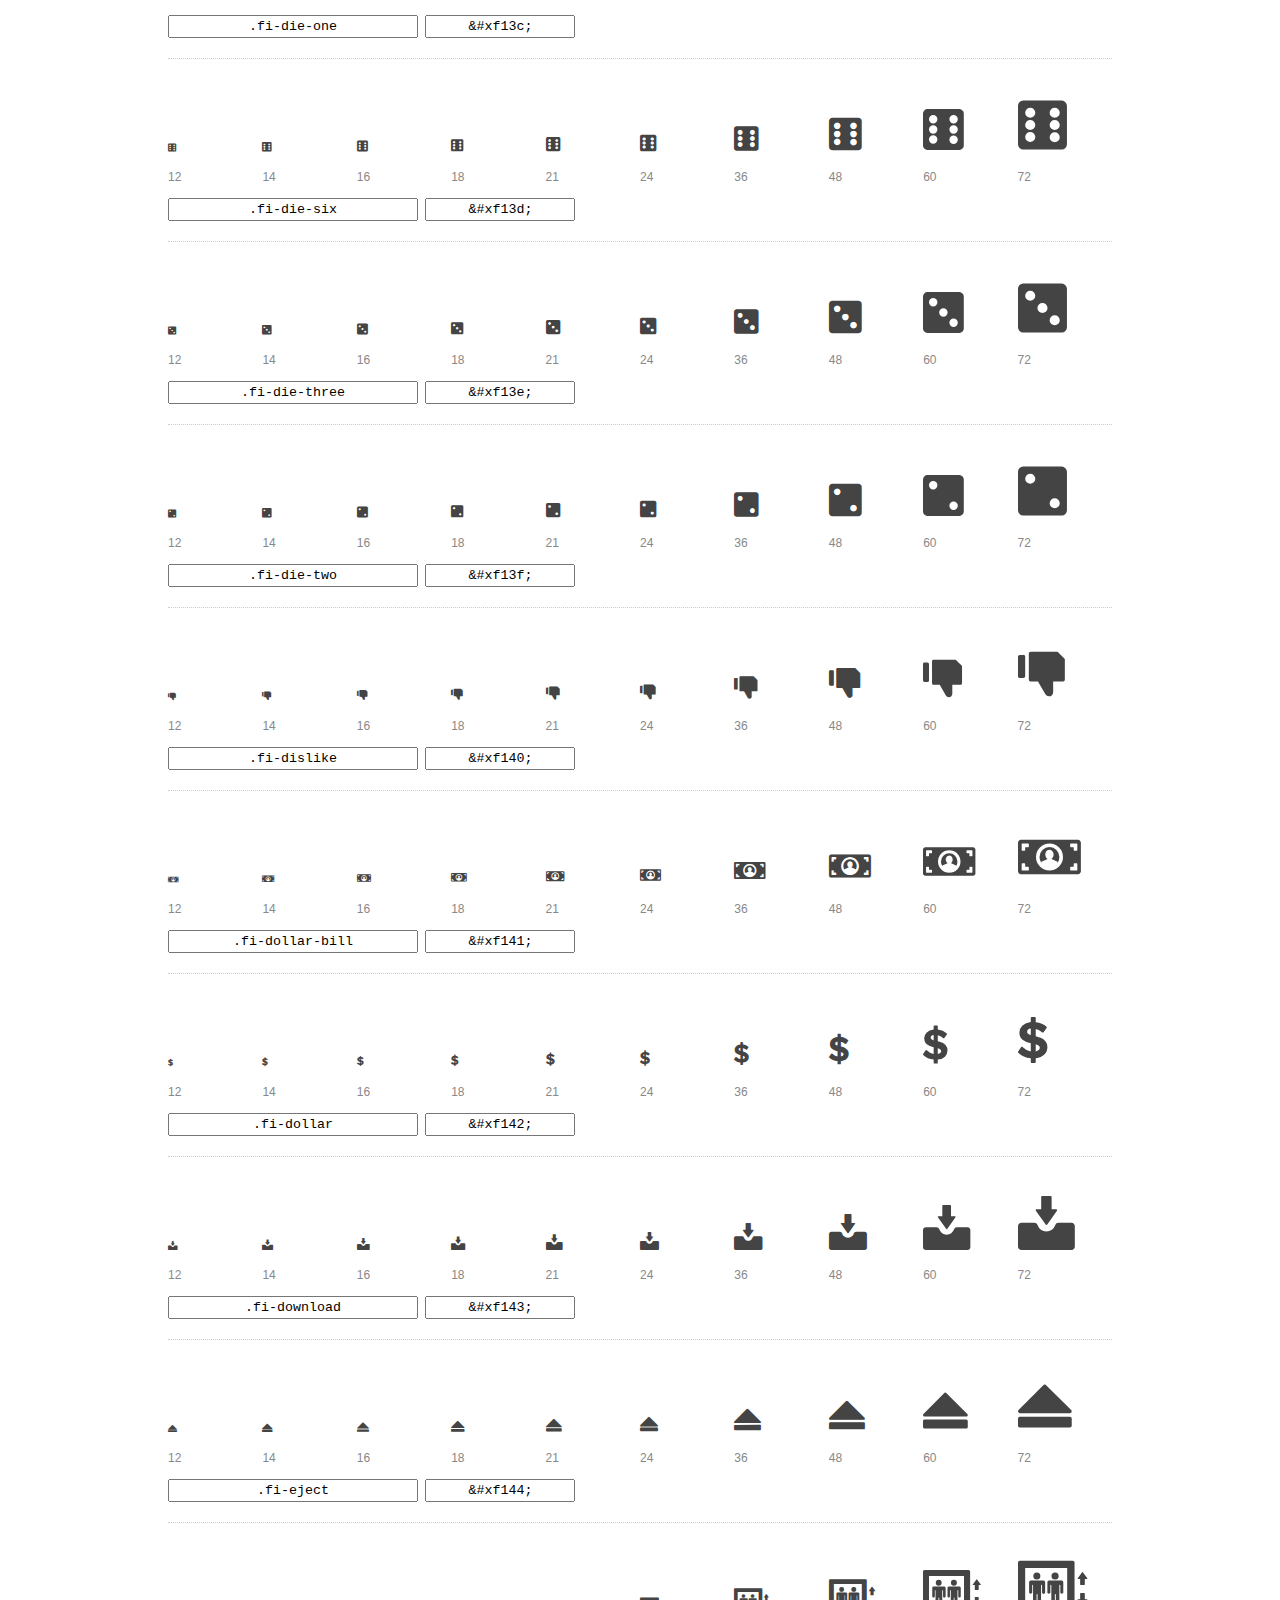
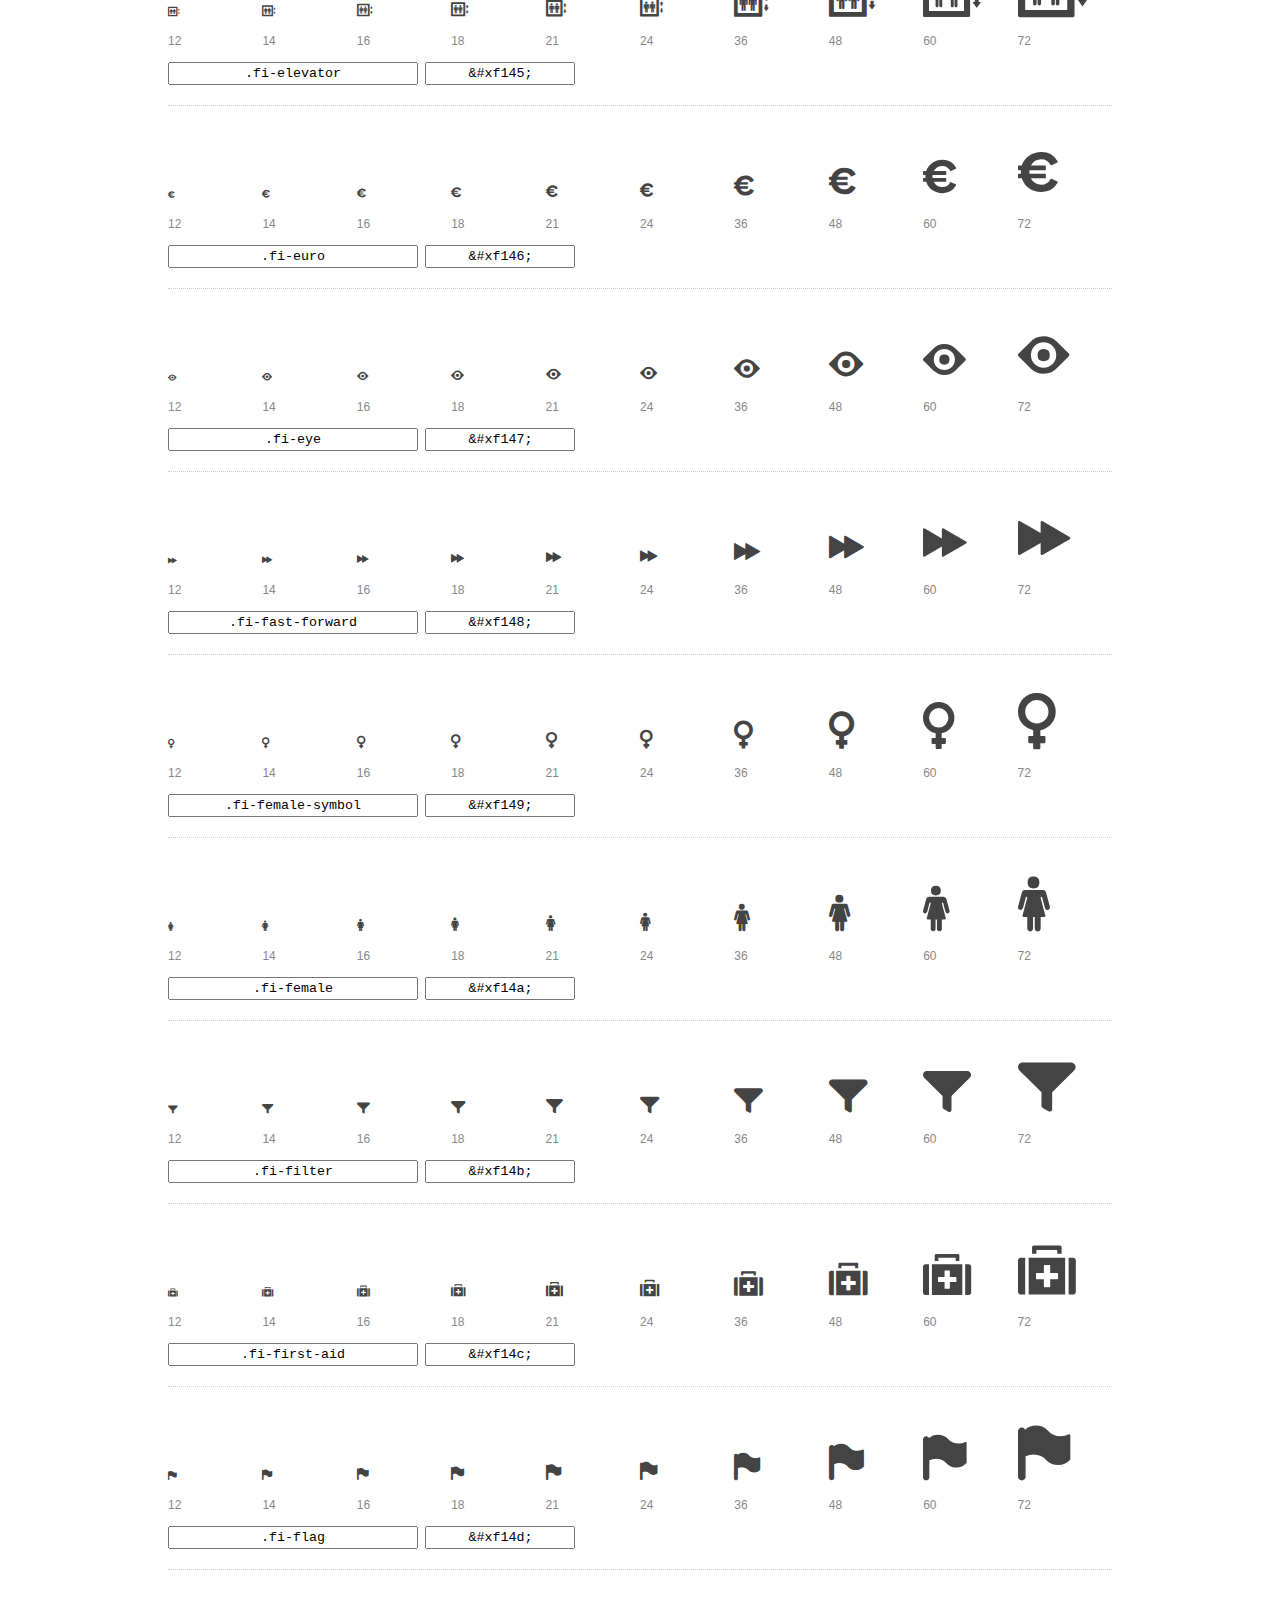
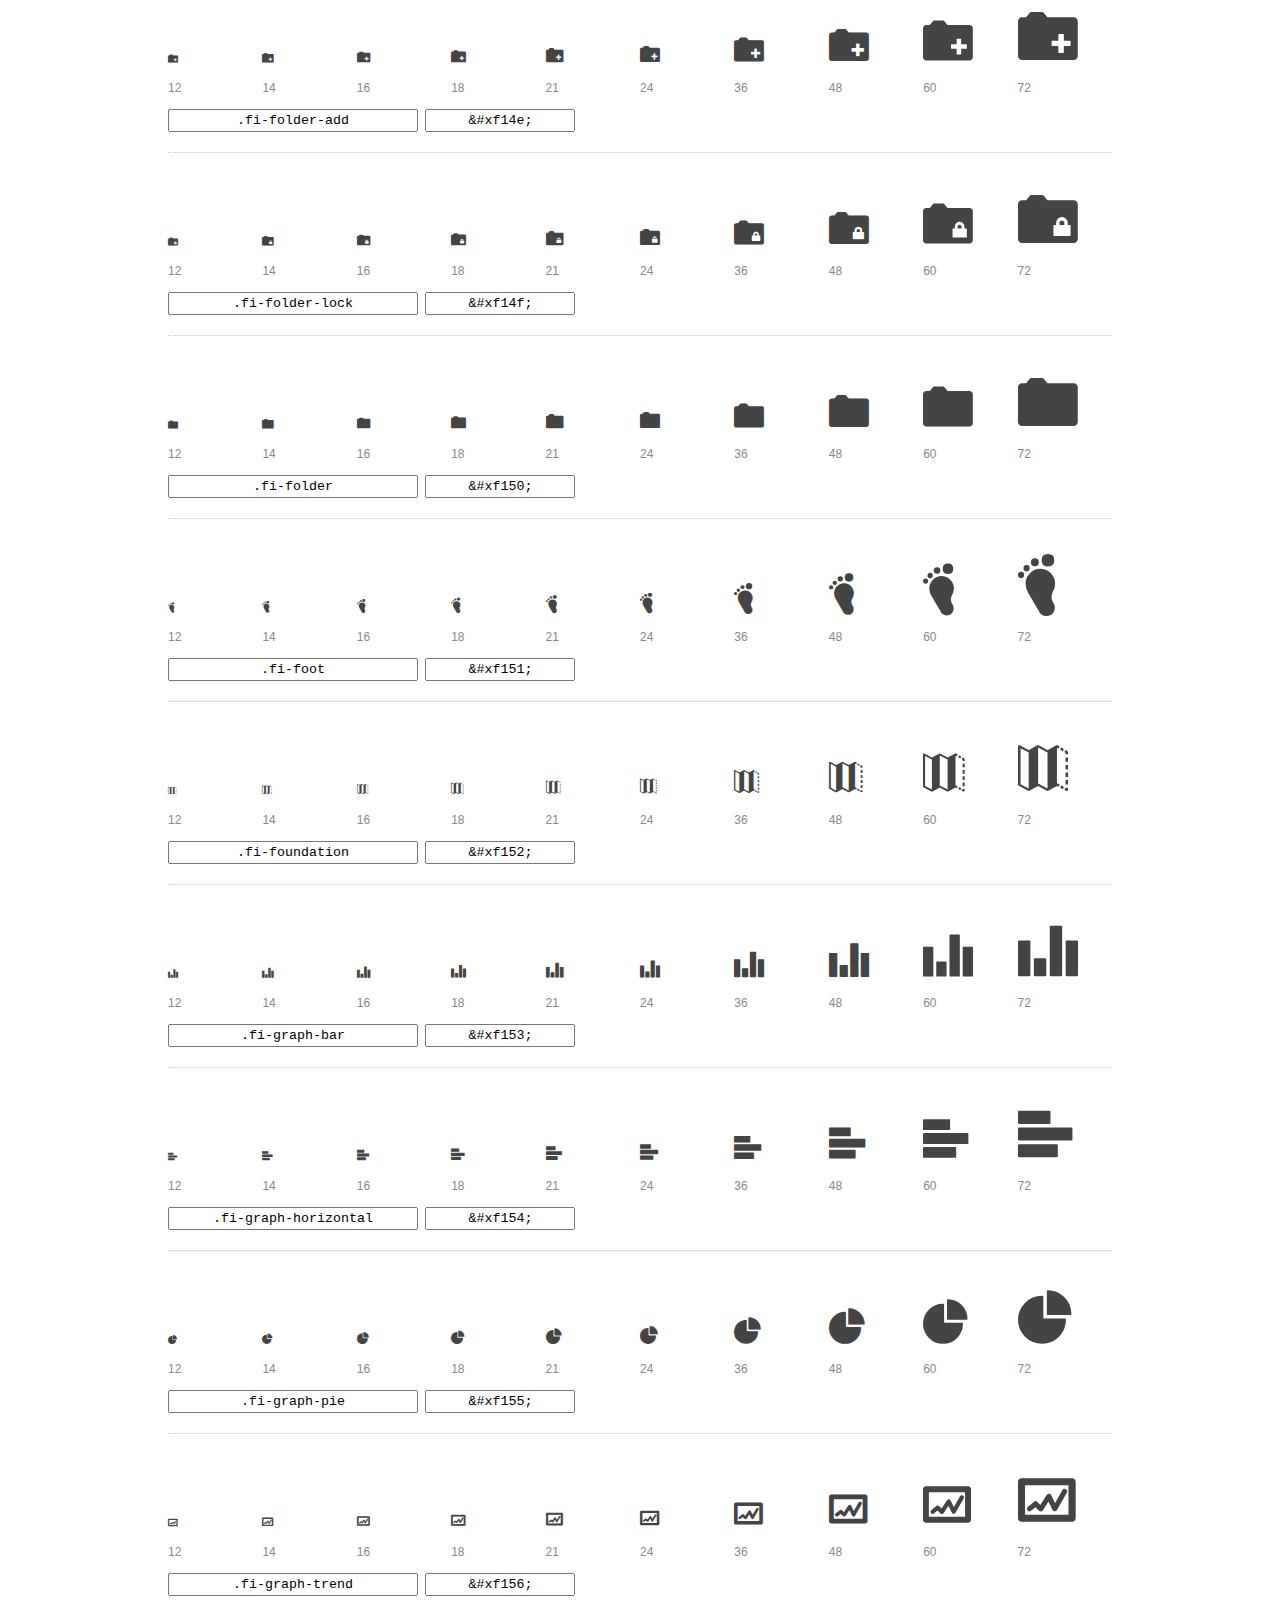
<file: libs/foundation-icons/preview.html>
<!DOCTYPE html>
<html>
  <head>
    <title>Foundation Icons glyphs preview</title>
    <link rel="stylesheet" href="foundation-icons.css" />

    <style>
      * {
        -moz-box-sizing: border-box;
        -webkit-box-sizing: border-box;
        box-sizing: border-box;
        margin: 0;
        padding: 0;
      }

      body {
        background: #fff;
        color: #444;
        font: 16px/1.5 "Helvetica Neue", Helvetica, Arial, sans-serif;
      }

      a, 
      a:visited {
        color: #888;
        text-decoration: underline;
      }
      a:hover, 
      a:focus { color: #000; }

      h1 {
        border-bottom: 2px solid #ddd;
        color: #888;
        font-size: 36px;
        font-weight: 300;
        margin-bottom: 20px;
        padding: 20px 0;
      }

      .container {
        margin: 0 auto;
        min-width: 880px;
        padding: 0 40px;
        width: 80%;
      }

      .glyph {
        border-bottom: 1px dotted #ccc;
        padding: 10px 0 20px;
        margin-bottom: 20px;
      }

      .preview-glyphs { vertical-align: bottom; } 

      .preview-scale { 
        color: #888;
        font-size: 12px; 
        margin-top: 5px;
      }

      .step {
        display: inline-block;
        line-height: 1;
        width: 10%;
      }

      
      .size-12 { font-size: 12px; }
      
      .size-14 { font-size: 14px; }
      
      .size-16 { font-size: 16px; }
      
      .size-18 { font-size: 18px; }
      
      .size-21 { font-size: 21px; }
      
      .size-24 { font-size: 24px; }
      
      .size-36 { font-size: 36px; }
      
      .size-48 { font-size: 48px; }
      
      .size-60 { font-size: 60px; }
      
      .size-72 { font-size: 72px; }
      

      .usage { margin-top: 10px; }

      .usage input {
        font-family: monospace;
        margin-right: 3px;
        padding: 2px 5px;
        text-align: center;
      }

      .usage .point { width: 150px; }

      .usage .class { width: 250px; }

      .footer {
        color: #888;
        font-size: 12px;
        padding: 20px 0;
      }
    </style>

    <!--[if lte IE 8]><script src="http://html5shiv.googlecode.com/svn/trunk/html5.js"></script><![endif]-->
  </head>

  <body>
    <div class="container">
      <h1>Foundation Icons contains 283 glyphs:</h1> 

      
      <div class="glyph">
        <div class="preview-glyphs">
          <i class="step fi-address-book size-12"></i><i class="step fi-address-book size-14"></i><i class="step fi-address-book size-16"></i><i class="step fi-address-book size-18"></i><i class="step fi-address-book size-21"></i><i class="step fi-address-book size-24"></i><i class="step fi-address-book size-36"></i><i class="step fi-address-book size-48"></i><i class="step fi-address-book size-60"></i><i class="step fi-address-book size-72"></i>
        </div>
        <div class="preview-scale">
          <span class="step">12</span><span class="step">14</span><span class="step">16</span><span class="step">18</span><span class="step">21</span><span class="step">24</span><span class="step">36</span><span class="step">48</span><span class="step">60</span><span class="step">72</span> 
        </div>
        <div class="usage">
          <input class="class" type="text" readonly="readonly" onClick="this.select();" value=".fi-address-book" />
          <input class="point" type="text" readonly="readonly" onClick="this.select();" value="&amp;#xf100;" />
        </div>
      </div>
      
      <div class="glyph">
        <div class="preview-glyphs">
          <i class="step fi-alert size-12"></i><i class="step fi-alert size-14"></i><i class="step fi-alert size-16"></i><i class="step fi-alert size-18"></i><i class="step fi-alert size-21"></i><i class="step fi-alert size-24"></i><i class="step fi-alert size-36"></i><i class="step fi-alert size-48"></i><i class="step fi-alert size-60"></i><i class="step fi-alert size-72"></i>
        </div>
        <div class="preview-scale">
          <span class="step">12</span><span class="step">14</span><span class="step">16</span><span class="step">18</span><span class="step">21</span><span class="step">24</span><span class="step">36</span><span class="step">48</span><span class="step">60</span><span class="step">72</span> 
        </div>
        <div class="usage">
          <input class="class" type="text" readonly="readonly" onClick="this.select();" value=".fi-alert" />
          <input class="point" type="text" readonly="readonly" onClick="this.select();" value="&amp;#xf101;" />
        </div>
      </div>
      
      <div class="glyph">
        <div class="preview-glyphs">
          <i class="step fi-align-center size-12"></i><i class="step fi-align-center size-14"></i><i class="step fi-align-center size-16"></i><i class="step fi-align-center size-18"></i><i class="step fi-align-center size-21"></i><i class="step fi-align-center size-24"></i><i class="step fi-align-center size-36"></i><i class="step fi-align-center size-48"></i><i class="step fi-align-center size-60"></i><i class="step fi-align-center size-72"></i>
        </div>
        <div class="preview-scale">
          <span class="step">12</span><span class="step">14</span><span class="step">16</span><span class="step">18</span><span class="step">21</span><span class="step">24</span><span class="step">36</span><span class="step">48</span><span class="step">60</span><span class="step">72</span> 
        </div>
        <div class="usage">
          <input class="class" type="text" readonly="readonly" onClick="this.select();" value=".fi-align-center" />
          <input class="point" type="text" readonly="readonly" onClick="this.select();" value="&amp;#xf102;" />
        </div>
      </div>
      
      <div class="glyph">
        <div class="preview-glyphs">
          <i class="step fi-align-justify size-12"></i><i class="step fi-align-justify size-14"></i><i class="step fi-align-justify size-16"></i><i class="step fi-align-justify size-18"></i><i class="step fi-align-justify size-21"></i><i class="step fi-align-justify size-24"></i><i class="step fi-align-justify size-36"></i><i class="step fi-align-justify size-48"></i><i class="step fi-align-justify size-60"></i><i class="step fi-align-justify size-72"></i>
        </div>
        <div class="preview-scale">
          <span class="step">12</span><span class="step">14</span><span class="step">16</span><span class="step">18</span><span class="step">21</span><span class="step">24</span><span class="step">36</span><span class="step">48</span><span class="step">60</span><span class="step">72</span> 
        </div>
        <div class="usage">
          <input class="class" type="text" readonly="readonly" onClick="this.select();" value=".fi-align-justify" />
          <input class="point" type="text" readonly="readonly" onClick="this.select();" value="&amp;#xf103;" />
        </div>
      </div>
      
      <div class="glyph">
        <div class="preview-glyphs">
          <i class="step fi-align-left size-12"></i><i class="step fi-align-left size-14"></i><i class="step fi-align-left size-16"></i><i class="step fi-align-left size-18"></i><i class="step fi-align-left size-21"></i><i class="step fi-align-left size-24"></i><i class="step fi-align-left size-36"></i><i class="step fi-align-left size-48"></i><i class="step fi-align-left size-60"></i><i class="step fi-align-left size-72"></i>
        </div>
        <div class="preview-scale">
          <span class="step">12</span><span class="step">14</span><span class="step">16</span><span class="step">18</span><span class="step">21</span><span class="step">24</span><span class="step">36</span><span class="step">48</span><span class="step">60</span><span class="step">72</span> 
        </div>
        <div class="usage">
          <input class="class" type="text" readonly="readonly" onClick="this.select();" value=".fi-align-left" />
          <input class="point" type="text" readonly="readonly" onClick="this.select();" value="&amp;#xf104;" />
        </div>
      </div>
      
      <div class="glyph">
        <div class="preview-glyphs">
          <i class="step fi-align-right size-12"></i><i class="step fi-align-right size-14"></i><i class="step fi-align-right size-16"></i><i class="step fi-align-right size-18"></i><i class="step fi-align-right size-21"></i><i class="step fi-align-right size-24"></i><i class="step fi-align-right size-36"></i><i class="step fi-align-right size-48"></i><i class="step fi-align-right size-60"></i><i class="step fi-align-right size-72"></i>
        </div>
        <div class="preview-scale">
          <span class="step">12</span><span class="step">14</span><span class="step">16</span><span class="step">18</span><span class="step">21</span><span class="step">24</span><span class="step">36</span><span class="step">48</span><span class="step">60</span><span class="step">72</span> 
        </div>
        <div class="usage">
          <input class="class" type="text" readonly="readonly" onClick="this.select();" value=".fi-align-right" />
          <input class="point" type="text" readonly="readonly" onClick="this.select();" value="&amp;#xf105;" />
        </div>
      </div>
      
      <div class="glyph">
        <div class="preview-glyphs">
          <i class="step fi-anchor size-12"></i><i class="step fi-anchor size-14"></i><i class="step fi-anchor size-16"></i><i class="step fi-anchor size-18"></i><i class="step fi-anchor size-21"></i><i class="step fi-anchor size-24"></i><i class="step fi-anchor size-36"></i><i class="step fi-anchor size-48"></i><i class="step fi-anchor size-60"></i><i class="step fi-anchor size-72"></i>
        </div>
        <div class="preview-scale">
          <span class="step">12</span><span class="step">14</span><span class="step">16</span><span class="step">18</span><span class="step">21</span><span class="step">24</span><span class="step">36</span><span class="step">48</span><span class="step">60</span><span class="step">72</span> 
        </div>
        <div class="usage">
          <input class="class" type="text" readonly="readonly" onClick="this.select();" value=".fi-anchor" />
          <input class="point" type="text" readonly="readonly" onClick="this.select();" value="&amp;#xf106;" />
        </div>
      </div>
      
      <div class="glyph">
        <div class="preview-glyphs">
          <i class="step fi-annotate size-12"></i><i class="step fi-annotate size-14"></i><i class="step fi-annotate size-16"></i><i class="step fi-annotate size-18"></i><i class="step fi-annotate size-21"></i><i class="step fi-annotate size-24"></i><i class="step fi-annotate size-36"></i><i class="step fi-annotate size-48"></i><i class="step fi-annotate size-60"></i><i class="step fi-annotate size-72"></i>
        </div>
        <div class="preview-scale">
          <span class="step">12</span><span class="step">14</span><span class="step">16</span><span class="step">18</span><span class="step">21</span><span class="step">24</span><span class="step">36</span><span class="step">48</span><span class="step">60</span><span class="step">72</span> 
        </div>
        <div class="usage">
          <input class="class" type="text" readonly="readonly" onClick="this.select();" value=".fi-annotate" />
          <input class="point" type="text" readonly="readonly" onClick="this.select();" value="&amp;#xf107;" />
        </div>
      </div>
      
      <div class="glyph">
        <div class="preview-glyphs">
          <i class="step fi-archive size-12"></i><i class="step fi-archive size-14"></i><i class="step fi-archive size-16"></i><i class="step fi-archive size-18"></i><i class="step fi-archive size-21"></i><i class="step fi-archive size-24"></i><i class="step fi-archive size-36"></i><i class="step fi-archive size-48"></i><i class="step fi-archive size-60"></i><i class="step fi-archive size-72"></i>
        </div>
        <div class="preview-scale">
          <span class="step">12</span><span class="step">14</span><span class="step">16</span><span class="step">18</span><span class="step">21</span><span class="step">24</span><span class="step">36</span><span class="step">48</span><span class="step">60</span><span class="step">72</span> 
        </div>
        <div class="usage">
          <input class="class" type="text" readonly="readonly" onClick="this.select();" value=".fi-archive" />
          <input class="point" type="text" readonly="readonly" onClick="this.select();" value="&amp;#xf108;" />
        </div>
      </div>
      
      <div class="glyph">
        <div class="preview-glyphs">
          <i class="step fi-arrow-down size-12"></i><i class="step fi-arrow-down size-14"></i><i class="step fi-arrow-down size-16"></i><i class="step fi-arrow-down size-18"></i><i class="step fi-arrow-down size-21"></i><i class="step fi-arrow-down size-24"></i><i class="step fi-arrow-down size-36"></i><i class="step fi-arrow-down size-48"></i><i class="step fi-arrow-down size-60"></i><i class="step fi-arrow-down size-72"></i>
        </div>
        <div class="preview-scale">
          <span class="step">12</span><span class="step">14</span><span class="step">16</span><span class="step">18</span><span class="step">21</span><span class="step">24</span><span class="step">36</span><span class="step">48</span><span class="step">60</span><span class="step">72</span> 
        </div>
        <div class="usage">
          <input class="class" type="text" readonly="readonly" onClick="this.select();" value=".fi-arrow-down" />
          <input class="point" type="text" readonly="readonly" onClick="this.select();" value="&amp;#xf109;" />
        </div>
      </div>
      
      <div class="glyph">
        <div class="preview-glyphs">
          <i class="step fi-arrow-left size-12"></i><i class="step fi-arrow-left size-14"></i><i class="step fi-arrow-left size-16"></i><i class="step fi-arrow-left size-18"></i><i class="step fi-arrow-left size-21"></i><i class="step fi-arrow-left size-24"></i><i class="step fi-arrow-left size-36"></i><i class="step fi-arrow-left size-48"></i><i class="step fi-arrow-left size-60"></i><i class="step fi-arrow-left size-72"></i>
        </div>
        <div class="preview-scale">
          <span class="step">12</span><span class="step">14</span><span class="step">16</span><span class="step">18</span><span class="step">21</span><span class="step">24</span><span class="step">36</span><span class="step">48</span><span class="step">60</span><span class="step">72</span> 
        </div>
        <div class="usage">
          <input class="class" type="text" readonly="readonly" onClick="this.select();" value=".fi-arrow-left" />
          <input class="point" type="text" readonly="readonly" onClick="this.select();" value="&amp;#xf10a;" />
        </div>
      </div>
      
      <div class="glyph">
        <div class="preview-glyphs">
          <i class="step fi-arrow-right size-12"></i><i class="step fi-arrow-right size-14"></i><i class="step fi-arrow-right size-16"></i><i class="step fi-arrow-right size-18"></i><i class="step fi-arrow-right size-21"></i><i class="step fi-arrow-right size-24"></i><i class="step fi-arrow-right size-36"></i><i class="step fi-arrow-right size-48"></i><i class="step fi-arrow-right size-60"></i><i class="step fi-arrow-right size-72"></i>
        </div>
        <div class="preview-scale">
          <span class="step">12</span><span class="step">14</span><span class="step">16</span><span class="step">18</span><span class="step">21</span><span class="step">24</span><span class="step">36</span><span class="step">48</span><span class="step">60</span><span class="step">72</span> 
        </div>
        <div class="usage">
          <input class="class" type="text" readonly="readonly" onClick="this.select();" value=".fi-arrow-right" />
          <input class="point" type="text" readonly="readonly" onClick="this.select();" value="&amp;#xf10b;" />
        </div>
      </div>
      
      <div class="glyph">
        <div class="preview-glyphs">
          <i class="step fi-arrow-up size-12"></i><i class="step fi-arrow-up size-14"></i><i class="step fi-arrow-up size-16"></i><i class="step fi-arrow-up size-18"></i><i class="step fi-arrow-up size-21"></i><i class="step fi-arrow-up size-24"></i><i class="step fi-arrow-up size-36"></i><i class="step fi-arrow-up size-48"></i><i class="step fi-arrow-up size-60"></i><i class="step fi-arrow-up size-72"></i>
        </div>
        <div class="preview-scale">
          <span class="step">12</span><span class="step">14</span><span class="step">16</span><span class="step">18</span><span class="step">21</span><span class="step">24</span><span class="step">36</span><span class="step">48</span><span class="step">60</span><span class="step">72</span> 
        </div>
        <div class="usage">
          <input class="class" type="text" readonly="readonly" onClick="this.select();" value=".fi-arrow-up" />
          <input class="point" type="text" readonly="readonly" onClick="this.select();" value="&amp;#xf10c;" />
        </div>
      </div>
      
      <div class="glyph">
        <div class="preview-glyphs">
          <i class="step fi-arrows-compress size-12"></i><i class="step fi-arrows-compress size-14"></i><i class="step fi-arrows-compress size-16"></i><i class="step fi-arrows-compress size-18"></i><i class="step fi-arrows-compress size-21"></i><i class="step fi-arrows-compress size-24"></i><i class="step fi-arrows-compress size-36"></i><i class="step fi-arrows-compress size-48"></i><i class="step fi-arrows-compress size-60"></i><i class="step fi-arrows-compress size-72"></i>
        </div>
        <div class="preview-scale">
          <span class="step">12</span><span class="step">14</span><span class="step">16</span><span class="step">18</span><span class="step">21</span><span class="step">24</span><span class="step">36</span><span class="step">48</span><span class="step">60</span><span class="step">72</span> 
        </div>
        <div class="usage">
          <input class="class" type="text" readonly="readonly" onClick="this.select();" value=".fi-arrows-compress" />
          <input class="point" type="text" readonly="readonly" onClick="this.select();" value="&amp;#xf10d;" />
        </div>
      </div>
      
      <div class="glyph">
        <div class="preview-glyphs">
          <i class="step fi-arrows-expand size-12"></i><i class="step fi-arrows-expand size-14"></i><i class="step fi-arrows-expand size-16"></i><i class="step fi-arrows-expand size-18"></i><i class="step fi-arrows-expand size-21"></i><i class="step fi-arrows-expand size-24"></i><i class="step fi-arrows-expand size-36"></i><i class="step fi-arrows-expand size-48"></i><i class="step fi-arrows-expand size-60"></i><i class="step fi-arrows-expand size-72"></i>
        </div>
        <div class="preview-scale">
          <span class="step">12</span><span class="step">14</span><span class="step">16</span><span class="step">18</span><span class="step">21</span><span class="step">24</span><span class="step">36</span><span class="step">48</span><span class="step">60</span><span class="step">72</span> 
        </div>
        <div class="usage">
          <input class="class" type="text" readonly="readonly" onClick="this.select();" value=".fi-arrows-expand" />
          <input class="point" type="text" readonly="readonly" onClick="this.select();" value="&amp;#xf10e;" />
        </div>
      </div>
      
      <div class="glyph">
        <div class="preview-glyphs">
          <i class="step fi-arrows-in size-12"></i><i class="step fi-arrows-in size-14"></i><i class="step fi-arrows-in size-16"></i><i class="step fi-arrows-in size-18"></i><i class="step fi-arrows-in size-21"></i><i class="step fi-arrows-in size-24"></i><i class="step fi-arrows-in size-36"></i><i class="step fi-arrows-in size-48"></i><i class="step fi-arrows-in size-60"></i><i class="step fi-arrows-in size-72"></i>
        </div>
        <div class="preview-scale">
          <span class="step">12</span><span class="step">14</span><span class="step">16</span><span class="step">18</span><span class="step">21</span><span class="step">24</span><span class="step">36</span><span class="step">48</span><span class="step">60</span><span class="step">72</span> 
        </div>
        <div class="usage">
          <input class="class" type="text" readonly="readonly" onClick="this.select();" value=".fi-arrows-in" />
          <input class="point" type="text" readonly="readonly" onClick="this.select();" value="&amp;#xf10f;" />
        </div>
      </div>
      
      <div class="glyph">
        <div class="preview-glyphs">
          <i class="step fi-arrows-out size-12"></i><i class="step fi-arrows-out size-14"></i><i class="step fi-arrows-out size-16"></i><i class="step fi-arrows-out size-18"></i><i class="step fi-arrows-out size-21"></i><i class="step fi-arrows-out size-24"></i><i class="step fi-arrows-out size-36"></i><i class="step fi-arrows-out size-48"></i><i class="step fi-arrows-out size-60"></i><i class="step fi-arrows-out size-72"></i>
        </div>
        <div class="preview-scale">
          <span class="step">12</span><span class="step">14</span><span class="step">16</span><span class="step">18</span><span class="step">21</span><span class="step">24</span><span class="step">36</span><span class="step">48</span><span class="step">60</span><span class="step">72</span> 
        </div>
        <div class="usage">
          <input class="class" type="text" readonly="readonly" onClick="this.select();" value=".fi-arrows-out" />
          <input class="point" type="text" readonly="readonly" onClick="this.select();" value="&amp;#xf110;" />
        </div>
      </div>
      
      <div class="glyph">
        <div class="preview-glyphs">
          <i class="step fi-asl size-12"></i><i class="step fi-asl size-14"></i><i class="step fi-asl size-16"></i><i class="step fi-asl size-18"></i><i class="step fi-asl size-21"></i><i class="step fi-asl size-24"></i><i class="step fi-asl size-36"></i><i class="step fi-asl size-48"></i><i class="step fi-asl size-60"></i><i class="step fi-asl size-72"></i>
        </div>
        <div class="preview-scale">
          <span class="step">12</span><span class="step">14</span><span class="step">16</span><span class="step">18</span><span class="step">21</span><span class="step">24</span><span class="step">36</span><span class="step">48</span><span class="step">60</span><span class="step">72</span> 
        </div>
        <div class="usage">
          <input class="class" type="text" readonly="readonly" onClick="this.select();" value=".fi-asl" />
          <input class="point" type="text" readonly="readonly" onClick="this.select();" value="&amp;#xf111;" />
        </div>
      </div>
      
      <div class="glyph">
        <div class="preview-glyphs">
          <i class="step fi-asterisk size-12"></i><i class="step fi-asterisk size-14"></i><i class="step fi-asterisk size-16"></i><i class="step fi-asterisk size-18"></i><i class="step fi-asterisk size-21"></i><i class="step fi-asterisk size-24"></i><i class="step fi-asterisk size-36"></i><i class="step fi-asterisk size-48"></i><i class="step fi-asterisk size-60"></i><i class="step fi-asterisk size-72"></i>
        </div>
        <div class="preview-scale">
          <span class="step">12</span><span class="step">14</span><span class="step">16</span><span class="step">18</span><span class="step">21</span><span class="step">24</span><span class="step">36</span><span class="step">48</span><span class="step">60</span><span class="step">72</span> 
        </div>
        <div class="usage">
          <input class="class" type="text" readonly="readonly" onClick="this.select();" value=".fi-asterisk" />
          <input class="point" type="text" readonly="readonly" onClick="this.select();" value="&amp;#xf112;" />
        </div>
      </div>
      
      <div class="glyph">
        <div class="preview-glyphs">
          <i class="step fi-at-sign size-12"></i><i class="step fi-at-sign size-14"></i><i class="step fi-at-sign size-16"></i><i class="step fi-at-sign size-18"></i><i class="step fi-at-sign size-21"></i><i class="step fi-at-sign size-24"></i><i class="step fi-at-sign size-36"></i><i class="step fi-at-sign size-48"></i><i class="step fi-at-sign size-60"></i><i class="step fi-at-sign size-72"></i>
        </div>
        <div class="preview-scale">
          <span class="step">12</span><span class="step">14</span><span class="step">16</span><span class="step">18</span><span class="step">21</span><span class="step">24</span><span class="step">36</span><span class="step">48</span><span class="step">60</span><span class="step">72</span> 
        </div>
        <div class="usage">
          <input class="class" type="text" readonly="readonly" onClick="this.select();" value=".fi-at-sign" />
          <input class="point" type="text" readonly="readonly" onClick="this.select();" value="&amp;#xf113;" />
        </div>
      </div>
      
      <div class="glyph">
        <div class="preview-glyphs">
          <i class="step fi-background-color size-12"></i><i class="step fi-background-color size-14"></i><i class="step fi-background-color size-16"></i><i class="step fi-background-color size-18"></i><i class="step fi-background-color size-21"></i><i class="step fi-background-color size-24"></i><i class="step fi-background-color size-36"></i><i class="step fi-background-color size-48"></i><i class="step fi-background-color size-60"></i><i class="step fi-background-color size-72"></i>
        </div>
        <div class="preview-scale">
          <span class="step">12</span><span class="step">14</span><span class="step">16</span><span class="step">18</span><span class="step">21</span><span class="step">24</span><span class="step">36</span><span class="step">48</span><span class="step">60</span><span class="step">72</span> 
        </div>
        <div class="usage">
          <input class="class" type="text" readonly="readonly" onClick="this.select();" value=".fi-background-color" />
          <input class="point" type="text" readonly="readonly" onClick="this.select();" value="&amp;#xf114;" />
        </div>
      </div>
      
      <div class="glyph">
        <div class="preview-glyphs">
          <i class="step fi-battery-empty size-12"></i><i class="step fi-battery-empty size-14"></i><i class="step fi-battery-empty size-16"></i><i class="step fi-battery-empty size-18"></i><i class="step fi-battery-empty size-21"></i><i class="step fi-battery-empty size-24"></i><i class="step fi-battery-empty size-36"></i><i class="step fi-battery-empty size-48"></i><i class="step fi-battery-empty size-60"></i><i class="step fi-battery-empty size-72"></i>
        </div>
        <div class="preview-scale">
          <span class="step">12</span><span class="step">14</span><span class="step">16</span><span class="step">18</span><span class="step">21</span><span class="step">24</span><span class="step">36</span><span class="step">48</span><span class="step">60</span><span class="step">72</span> 
        </div>
        <div class="usage">
          <input class="class" type="text" readonly="readonly" onClick="this.select();" value=".fi-battery-empty" />
          <input class="point" type="text" readonly="readonly" onClick="this.select();" value="&amp;#xf115;" />
        </div>
      </div>
      
      <div class="glyph">
        <div class="preview-glyphs">
          <i class="step fi-battery-full size-12"></i><i class="step fi-battery-full size-14"></i><i class="step fi-battery-full size-16"></i><i class="step fi-battery-full size-18"></i><i class="step fi-battery-full size-21"></i><i class="step fi-battery-full size-24"></i><i class="step fi-battery-full size-36"></i><i class="step fi-battery-full size-48"></i><i class="step fi-battery-full size-60"></i><i class="step fi-battery-full size-72"></i>
        </div>
        <div class="preview-scale">
          <span class="step">12</span><span class="step">14</span><span class="step">16</span><span class="step">18</span><span class="step">21</span><span class="step">24</span><span class="step">36</span><span class="step">48</span><span class="step">60</span><span class="step">72</span> 
        </div>
        <div class="usage">
          <input class="class" type="text" readonly="readonly" onClick="this.select();" value=".fi-battery-full" />
          <input class="point" type="text" readonly="readonly" onClick="this.select();" value="&amp;#xf116;" />
        </div>
      </div>
      
      <div class="glyph">
        <div class="preview-glyphs">
          <i class="step fi-battery-half size-12"></i><i class="step fi-battery-half size-14"></i><i class="step fi-battery-half size-16"></i><i class="step fi-battery-half size-18"></i><i class="step fi-battery-half size-21"></i><i class="step fi-battery-half size-24"></i><i class="step fi-battery-half size-36"></i><i class="step fi-battery-half size-48"></i><i class="step fi-battery-half size-60"></i><i class="step fi-battery-half size-72"></i>
        </div>
        <div class="preview-scale">
          <span class="step">12</span><span class="step">14</span><span class="step">16</span><span class="step">18</span><span class="step">21</span><span class="step">24</span><span class="step">36</span><span class="step">48</span><span class="step">60</span><span class="step">72</span> 
        </div>
        <div class="usage">
          <input class="class" type="text" readonly="readonly" onClick="this.select();" value=".fi-battery-half" />
          <input class="point" type="text" readonly="readonly" onClick="this.select();" value="&amp;#xf117;" />
        </div>
      </div>
      
      <div class="glyph">
        <div class="preview-glyphs">
          <i class="step fi-bitcoin-circle size-12"></i><i class="step fi-bitcoin-circle size-14"></i><i class="step fi-bitcoin-circle size-16"></i><i class="step fi-bitcoin-circle size-18"></i><i class="step fi-bitcoin-circle size-21"></i><i class="step fi-bitcoin-circle size-24"></i><i class="step fi-bitcoin-circle size-36"></i><i class="step fi-bitcoin-circle size-48"></i><i class="step fi-bitcoin-circle size-60"></i><i class="step fi-bitcoin-circle size-72"></i>
        </div>
        <div class="preview-scale">
          <span class="step">12</span><span class="step">14</span><span class="step">16</span><span class="step">18</span><span class="step">21</span><span class="step">24</span><span class="step">36</span><span class="step">48</span><span class="step">60</span><span class="step">72</span> 
        </div>
        <div class="usage">
          <input class="class" type="text" readonly="readonly" onClick="this.select();" value=".fi-bitcoin-circle" />
          <input class="point" type="text" readonly="readonly" onClick="this.select();" value="&amp;#xf118;" />
        </div>
      </div>
      
      <div class="glyph">
        <div class="preview-glyphs">
          <i class="step fi-bitcoin size-12"></i><i class="step fi-bitcoin size-14"></i><i class="step fi-bitcoin size-16"></i><i class="step fi-bitcoin size-18"></i><i class="step fi-bitcoin size-21"></i><i class="step fi-bitcoin size-24"></i><i class="step fi-bitcoin size-36"></i><i class="step fi-bitcoin size-48"></i><i class="step fi-bitcoin size-60"></i><i class="step fi-bitcoin size-72"></i>
        </div>
        <div class="preview-scale">
          <span class="step">12</span><span class="step">14</span><span class="step">16</span><span class="step">18</span><span class="step">21</span><span class="step">24</span><span class="step">36</span><span class="step">48</span><span class="step">60</span><span class="step">72</span> 
        </div>
        <div class="usage">
          <input class="class" type="text" readonly="readonly" onClick="this.select();" value=".fi-bitcoin" />
          <input class="point" type="text" readonly="readonly" onClick="this.select();" value="&amp;#xf119;" />
        </div>
      </div>
      
      <div class="glyph">
        <div class="preview-glyphs">
          <i class="step fi-blind size-12"></i><i class="step fi-blind size-14"></i><i class="step fi-blind size-16"></i><i class="step fi-blind size-18"></i><i class="step fi-blind size-21"></i><i class="step fi-blind size-24"></i><i class="step fi-blind size-36"></i><i class="step fi-blind size-48"></i><i class="step fi-blind size-60"></i><i class="step fi-blind size-72"></i>
        </div>
        <div class="preview-scale">
          <span class="step">12</span><span class="step">14</span><span class="step">16</span><span class="step">18</span><span class="step">21</span><span class="step">24</span><span class="step">36</span><span class="step">48</span><span class="step">60</span><span class="step">72</span> 
        </div>
        <div class="usage">
          <input class="class" type="text" readonly="readonly" onClick="this.select();" value=".fi-blind" />
          <input class="point" type="text" readonly="readonly" onClick="this.select();" value="&amp;#xf11a;" />
        </div>
      </div>
      
      <div class="glyph">
        <div class="preview-glyphs">
          <i class="step fi-bluetooth size-12"></i><i class="step fi-bluetooth size-14"></i><i class="step fi-bluetooth size-16"></i><i class="step fi-bluetooth size-18"></i><i class="step fi-bluetooth size-21"></i><i class="step fi-bluetooth size-24"></i><i class="step fi-bluetooth size-36"></i><i class="step fi-bluetooth size-48"></i><i class="step fi-bluetooth size-60"></i><i class="step fi-bluetooth size-72"></i>
        </div>
        <div class="preview-scale">
          <span class="step">12</span><span class="step">14</span><span class="step">16</span><span class="step">18</span><span class="step">21</span><span class="step">24</span><span class="step">36</span><span class="step">48</span><span class="step">60</span><span class="step">72</span> 
        </div>
        <div class="usage">
          <input class="class" type="text" readonly="readonly" onClick="this.select();" value=".fi-bluetooth" />
          <input class="point" type="text" readonly="readonly" onClick="this.select();" value="&amp;#xf11b;" />
        </div>
      </div>
      
      <div class="glyph">
        <div class="preview-glyphs">
          <i class="step fi-bold size-12"></i><i class="step fi-bold size-14"></i><i class="step fi-bold size-16"></i><i class="step fi-bold size-18"></i><i class="step fi-bold size-21"></i><i class="step fi-bold size-24"></i><i class="step fi-bold size-36"></i><i class="step fi-bold size-48"></i><i class="step fi-bold size-60"></i><i class="step fi-bold size-72"></i>
        </div>
        <div class="preview-scale">
          <span class="step">12</span><span class="step">14</span><span class="step">16</span><span class="step">18</span><span class="step">21</span><span class="step">24</span><span class="step">36</span><span class="step">48</span><span class="step">60</span><span class="step">72</span> 
        </div>
        <div class="usage">
          <input class="class" type="text" readonly="readonly" onClick="this.select();" value=".fi-bold" />
          <input class="point" type="text" readonly="readonly" onClick="this.select();" value="&amp;#xf11c;" />
        </div>
      </div>
      
      <div class="glyph">
        <div class="preview-glyphs">
          <i class="step fi-book-bookmark size-12"></i><i class="step fi-book-bookmark size-14"></i><i class="step fi-book-bookmark size-16"></i><i class="step fi-book-bookmark size-18"></i><i class="step fi-book-bookmark size-21"></i><i class="step fi-book-bookmark size-24"></i><i class="step fi-book-bookmark size-36"></i><i class="step fi-book-bookmark size-48"></i><i class="step fi-book-bookmark size-60"></i><i class="step fi-book-bookmark size-72"></i>
        </div>
        <div class="preview-scale">
          <span class="step">12</span><span class="step">14</span><span class="step">16</span><span class="step">18</span><span class="step">21</span><span class="step">24</span><span class="step">36</span><span class="step">48</span><span class="step">60</span><span class="step">72</span> 
        </div>
        <div class="usage">
          <input class="class" type="text" readonly="readonly" onClick="this.select();" value=".fi-book-bookmark" />
          <input class="point" type="text" readonly="readonly" onClick="this.select();" value="&amp;#xf11d;" />
        </div>
      </div>
      
      <div class="glyph">
        <div class="preview-glyphs">
          <i class="step fi-book size-12"></i><i class="step fi-book size-14"></i><i class="step fi-book size-16"></i><i class="step fi-book size-18"></i><i class="step fi-book size-21"></i><i class="step fi-book size-24"></i><i class="step fi-book size-36"></i><i class="step fi-book size-48"></i><i class="step fi-book size-60"></i><i class="step fi-book size-72"></i>
        </div>
        <div class="preview-scale">
          <span class="step">12</span><span class="step">14</span><span class="step">16</span><span class="step">18</span><span class="step">21</span><span class="step">24</span><span class="step">36</span><span class="step">48</span><span class="step">60</span><span class="step">72</span> 
        </div>
        <div class="usage">
          <input class="class" type="text" readonly="readonly" onClick="this.select();" value=".fi-book" />
          <input class="point" type="text" readonly="readonly" onClick="this.select();" value="&amp;#xf11e;" />
        </div>
      </div>
      
      <div class="glyph">
        <div class="preview-glyphs">
          <i class="step fi-bookmark size-12"></i><i class="step fi-bookmark size-14"></i><i class="step fi-bookmark size-16"></i><i class="step fi-bookmark size-18"></i><i class="step fi-bookmark size-21"></i><i class="step fi-bookmark size-24"></i><i class="step fi-bookmark size-36"></i><i class="step fi-bookmark size-48"></i><i class="step fi-bookmark size-60"></i><i class="step fi-bookmark size-72"></i>
        </div>
        <div class="preview-scale">
          <span class="step">12</span><span class="step">14</span><span class="step">16</span><span class="step">18</span><span class="step">21</span><span class="step">24</span><span class="step">36</span><span class="step">48</span><span class="step">60</span><span class="step">72</span> 
        </div>
        <div class="usage">
          <input class="class" type="text" readonly="readonly" onClick="this.select();" value=".fi-bookmark" />
          <input class="point" type="text" readonly="readonly" onClick="this.select();" value="&amp;#xf11f;" />
        </div>
      </div>
      
      <div class="glyph">
        <div class="preview-glyphs">
          <i class="step fi-braille size-12"></i><i class="step fi-braille size-14"></i><i class="step fi-braille size-16"></i><i class="step fi-braille size-18"></i><i class="step fi-braille size-21"></i><i class="step fi-braille size-24"></i><i class="step fi-braille size-36"></i><i class="step fi-braille size-48"></i><i class="step fi-braille size-60"></i><i class="step fi-braille size-72"></i>
        </div>
        <div class="preview-scale">
          <span class="step">12</span><span class="step">14</span><span class="step">16</span><span class="step">18</span><span class="step">21</span><span class="step">24</span><span class="step">36</span><span class="step">48</span><span class="step">60</span><span class="step">72</span> 
        </div>
        <div class="usage">
          <input class="class" type="text" readonly="readonly" onClick="this.select();" value=".fi-braille" />
          <input class="point" type="text" readonly="readonly" onClick="this.select();" value="&amp;#xf120;" />
        </div>
      </div>
      
      <div class="glyph">
        <div class="preview-glyphs">
          <i class="step fi-burst-new size-12"></i><i class="step fi-burst-new size-14"></i><i class="step fi-burst-new size-16"></i><i class="step fi-burst-new size-18"></i><i class="step fi-burst-new size-21"></i><i class="step fi-burst-new size-24"></i><i class="step fi-burst-new size-36"></i><i class="step fi-burst-new size-48"></i><i class="step fi-burst-new size-60"></i><i class="step fi-burst-new size-72"></i>
        </div>
        <div class="preview-scale">
          <span class="step">12</span><span class="step">14</span><span class="step">16</span><span class="step">18</span><span class="step">21</span><span class="step">24</span><span class="step">36</span><span class="step">48</span><span class="step">60</span><span class="step">72</span> 
        </div>
        <div class="usage">
          <input class="class" type="text" readonly="readonly" onClick="this.select();" value=".fi-burst-new" />
          <input class="point" type="text" readonly="readonly" onClick="this.select();" value="&amp;#xf121;" />
        </div>
      </div>
      
      <div class="glyph">
        <div class="preview-glyphs">
          <i class="step fi-burst-sale size-12"></i><i class="step fi-burst-sale size-14"></i><i class="step fi-burst-sale size-16"></i><i class="step fi-burst-sale size-18"></i><i class="step fi-burst-sale size-21"></i><i class="step fi-burst-sale size-24"></i><i class="step fi-burst-sale size-36"></i><i class="step fi-burst-sale size-48"></i><i class="step fi-burst-sale size-60"></i><i class="step fi-burst-sale size-72"></i>
        </div>
        <div class="preview-scale">
          <span class="step">12</span><span class="step">14</span><span class="step">16</span><span class="step">18</span><span class="step">21</span><span class="step">24</span><span class="step">36</span><span class="step">48</span><span class="step">60</span><span class="step">72</span> 
        </div>
        <div class="usage">
          <input class="class" type="text" readonly="readonly" onClick="this.select();" value=".fi-burst-sale" />
          <input class="point" type="text" readonly="readonly" onClick="this.select();" value="&amp;#xf122;" />
        </div>
      </div>
      
      <div class="glyph">
        <div class="preview-glyphs">
          <i class="step fi-burst size-12"></i><i class="step fi-burst size-14"></i><i class="step fi-burst size-16"></i><i class="step fi-burst size-18"></i><i class="step fi-burst size-21"></i><i class="step fi-burst size-24"></i><i class="step fi-burst size-36"></i><i class="step fi-burst size-48"></i><i class="step fi-burst size-60"></i><i class="step fi-burst size-72"></i>
        </div>
        <div class="preview-scale">
          <span class="step">12</span><span class="step">14</span><span class="step">16</span><span class="step">18</span><span class="step">21</span><span class="step">24</span><span class="step">36</span><span class="step">48</span><span class="step">60</span><span class="step">72</span> 
        </div>
        <div class="usage">
          <input class="class" type="text" readonly="readonly" onClick="this.select();" value=".fi-burst" />
          <input class="point" type="text" readonly="readonly" onClick="this.select();" value="&amp;#xf123;" />
        </div>
      </div>
      
      <div class="glyph">
        <div class="preview-glyphs">
          <i class="step fi-calendar size-12"></i><i class="step fi-calendar size-14"></i><i class="step fi-calendar size-16"></i><i class="step fi-calendar size-18"></i><i class="step fi-calendar size-21"></i><i class="step fi-calendar size-24"></i><i class="step fi-calendar size-36"></i><i class="step fi-calendar size-48"></i><i class="step fi-calendar size-60"></i><i class="step fi-calendar size-72"></i>
        </div>
        <div class="preview-scale">
          <span class="step">12</span><span class="step">14</span><span class="step">16</span><span class="step">18</span><span class="step">21</span><span class="step">24</span><span class="step">36</span><span class="step">48</span><span class="step">60</span><span class="step">72</span> 
        </div>
        <div class="usage">
          <input class="class" type="text" readonly="readonly" onClick="this.select();" value=".fi-calendar" />
          <input class="point" type="text" readonly="readonly" onClick="this.select();" value="&amp;#xf124;" />
        </div>
      </div>
      
      <div class="glyph">
        <div class="preview-glyphs">
          <i class="step fi-camera size-12"></i><i class="step fi-camera size-14"></i><i class="step fi-camera size-16"></i><i class="step fi-camera size-18"></i><i class="step fi-camera size-21"></i><i class="step fi-camera size-24"></i><i class="step fi-camera size-36"></i><i class="step fi-camera size-48"></i><i class="step fi-camera size-60"></i><i class="step fi-camera size-72"></i>
        </div>
        <div class="preview-scale">
          <span class="step">12</span><span class="step">14</span><span class="step">16</span><span class="step">18</span><span class="step">21</span><span class="step">24</span><span class="step">36</span><span class="step">48</span><span class="step">60</span><span class="step">72</span> 
        </div>
        <div class="usage">
          <input class="class" type="text" readonly="readonly" onClick="this.select();" value=".fi-camera" />
          <input class="point" type="text" readonly="readonly" onClick="this.select();" value="&amp;#xf125;" />
        </div>
      </div>
      
      <div class="glyph">
        <div class="preview-glyphs">
          <i class="step fi-check size-12"></i><i class="step fi-check size-14"></i><i class="step fi-check size-16"></i><i class="step fi-check size-18"></i><i class="step fi-check size-21"></i><i class="step fi-check size-24"></i><i class="step fi-check size-36"></i><i class="step fi-check size-48"></i><i class="step fi-check size-60"></i><i class="step fi-check size-72"></i>
        </div>
        <div class="preview-scale">
          <span class="step">12</span><span class="step">14</span><span class="step">16</span><span class="step">18</span><span class="step">21</span><span class="step">24</span><span class="step">36</span><span class="step">48</span><span class="step">60</span><span class="step">72</span> 
        </div>
        <div class="usage">
          <input class="class" type="text" readonly="readonly" onClick="this.select();" value=".fi-check" />
          <input class="point" type="text" readonly="readonly" onClick="this.select();" value="&amp;#xf126;" />
        </div>
      </div>
      
      <div class="glyph">
        <div class="preview-glyphs">
          <i class="step fi-checkbox size-12"></i><i class="step fi-checkbox size-14"></i><i class="step fi-checkbox size-16"></i><i class="step fi-checkbox size-18"></i><i class="step fi-checkbox size-21"></i><i class="step fi-checkbox size-24"></i><i class="step fi-checkbox size-36"></i><i class="step fi-checkbox size-48"></i><i class="step fi-checkbox size-60"></i><i class="step fi-checkbox size-72"></i>
        </div>
        <div class="preview-scale">
          <span class="step">12</span><span class="step">14</span><span class="step">16</span><span class="step">18</span><span class="step">21</span><span class="step">24</span><span class="step">36</span><span class="step">48</span><span class="step">60</span><span class="step">72</span> 
        </div>
        <div class="usage">
          <input class="class" type="text" readonly="readonly" onClick="this.select();" value=".fi-checkbox" />
          <input class="point" type="text" readonly="readonly" onClick="this.select();" value="&amp;#xf127;" />
        </div>
      </div>
      
      <div class="glyph">
        <div class="preview-glyphs">
          <i class="step fi-clipboard-notes size-12"></i><i class="step fi-clipboard-notes size-14"></i><i class="step fi-clipboard-notes size-16"></i><i class="step fi-clipboard-notes size-18"></i><i class="step fi-clipboard-notes size-21"></i><i class="step fi-clipboard-notes size-24"></i><i class="step fi-clipboard-notes size-36"></i><i class="step fi-clipboard-notes size-48"></i><i class="step fi-clipboard-notes size-60"></i><i class="step fi-clipboard-notes size-72"></i>
        </div>
        <div class="preview-scale">
          <span class="step">12</span><span class="step">14</span><span class="step">16</span><span class="step">18</span><span class="step">21</span><span class="step">24</span><span class="step">36</span><span class="step">48</span><span class="step">60</span><span class="step">72</span> 
        </div>
        <div class="usage">
          <input class="class" type="text" readonly="readonly" onClick="this.select();" value=".fi-clipboard-notes" />
          <input class="point" type="text" readonly="readonly" onClick="this.select();" value="&amp;#xf128;" />
        </div>
      </div>
      
      <div class="glyph">
        <div class="preview-glyphs">
          <i class="step fi-clipboard-pencil size-12"></i><i class="step fi-clipboard-pencil size-14"></i><i class="step fi-clipboard-pencil size-16"></i><i class="step fi-clipboard-pencil size-18"></i><i class="step fi-clipboard-pencil size-21"></i><i class="step fi-clipboard-pencil size-24"></i><i class="step fi-clipboard-pencil size-36"></i><i class="step fi-clipboard-pencil size-48"></i><i class="step fi-clipboard-pencil size-60"></i><i class="step fi-clipboard-pencil size-72"></i>
        </div>
        <div class="preview-scale">
          <span class="step">12</span><span class="step">14</span><span class="step">16</span><span class="step">18</span><span class="step">21</span><span class="step">24</span><span class="step">36</span><span class="step">48</span><span class="step">60</span><span class="step">72</span> 
        </div>
        <div class="usage">
          <input class="class" type="text" readonly="readonly" onClick="this.select();" value=".fi-clipboard-pencil" />
          <input class="point" type="text" readonly="readonly" onClick="this.select();" value="&amp;#xf129;" />
        </div>
      </div>
      
      <div class="glyph">
        <div class="preview-glyphs">
          <i class="step fi-clipboard size-12"></i><i class="step fi-clipboard size-14"></i><i class="step fi-clipboard size-16"></i><i class="step fi-clipboard size-18"></i><i class="step fi-clipboard size-21"></i><i class="step fi-clipboard size-24"></i><i class="step fi-clipboard size-36"></i><i class="step fi-clipboard size-48"></i><i class="step fi-clipboard size-60"></i><i class="step fi-clipboard size-72"></i>
        </div>
        <div class="preview-scale">
          <span class="step">12</span><span class="step">14</span><span class="step">16</span><span class="step">18</span><span class="step">21</span><span class="step">24</span><span class="step">36</span><span class="step">48</span><span class="step">60</span><span class="step">72</span> 
        </div>
        <div class="usage">
          <input class="class" type="text" readonly="readonly" onClick="this.select();" value=".fi-clipboard" />
          <input class="point" type="text" readonly="readonly" onClick="this.select();" value="&amp;#xf12a;" />
        </div>
      </div>
      
      <div class="glyph">
        <div class="preview-glyphs">
          <i class="step fi-clock size-12"></i><i class="step fi-clock size-14"></i><i class="step fi-clock size-16"></i><i class="step fi-clock size-18"></i><i class="step fi-clock size-21"></i><i class="step fi-clock size-24"></i><i class="step fi-clock size-36"></i><i class="step fi-clock size-48"></i><i class="step fi-clock size-60"></i><i class="step fi-clock size-72"></i>
        </div>
        <div class="preview-scale">
          <span class="step">12</span><span class="step">14</span><span class="step">16</span><span class="step">18</span><span class="step">21</span><span class="step">24</span><span class="step">36</span><span class="step">48</span><span class="step">60</span><span class="step">72</span> 
        </div>
        <div class="usage">
          <input class="class" type="text" readonly="readonly" onClick="this.select();" value=".fi-clock" />
          <input class="point" type="text" readonly="readonly" onClick="this.select();" value="&amp;#xf12b;" />
        </div>
      </div>
      
      <div class="glyph">
        <div class="preview-glyphs">
          <i class="step fi-closed-caption size-12"></i><i class="step fi-closed-caption size-14"></i><i class="step fi-closed-caption size-16"></i><i class="step fi-closed-caption size-18"></i><i class="step fi-closed-caption size-21"></i><i class="step fi-closed-caption size-24"></i><i class="step fi-closed-caption size-36"></i><i class="step fi-closed-caption size-48"></i><i class="step fi-closed-caption size-60"></i><i class="step fi-closed-caption size-72"></i>
        </div>
        <div class="preview-scale">
          <span class="step">12</span><span class="step">14</span><span class="step">16</span><span class="step">18</span><span class="step">21</span><span class="step">24</span><span class="step">36</span><span class="step">48</span><span class="step">60</span><span class="step">72</span> 
        </div>
        <div class="usage">
          <input class="class" type="text" readonly="readonly" onClick="this.select();" value=".fi-closed-caption" />
          <input class="point" type="text" readonly="readonly" onClick="this.select();" value="&amp;#xf12c;" />
        </div>
      </div>
      
      <div class="glyph">
        <div class="preview-glyphs">
          <i class="step fi-cloud size-12"></i><i class="step fi-cloud size-14"></i><i class="step fi-cloud size-16"></i><i class="step fi-cloud size-18"></i><i class="step fi-cloud size-21"></i><i class="step fi-cloud size-24"></i><i class="step fi-cloud size-36"></i><i class="step fi-cloud size-48"></i><i class="step fi-cloud size-60"></i><i class="step fi-cloud size-72"></i>
        </div>
        <div class="preview-scale">
          <span class="step">12</span><span class="step">14</span><span class="step">16</span><span class="step">18</span><span class="step">21</span><span class="step">24</span><span class="step">36</span><span class="step">48</span><span class="step">60</span><span class="step">72</span> 
        </div>
        <div class="usage">
          <input class="class" type="text" readonly="readonly" onClick="this.select();" value=".fi-cloud" />
          <input class="point" type="text" readonly="readonly" onClick="this.select();" value="&amp;#xf12d;" />
        </div>
      </div>
      
      <div class="glyph">
        <div class="preview-glyphs">
          <i class="step fi-comment-minus size-12"></i><i class="step fi-comment-minus size-14"></i><i class="step fi-comment-minus size-16"></i><i class="step fi-comment-minus size-18"></i><i class="step fi-comment-minus size-21"></i><i class="step fi-comment-minus size-24"></i><i class="step fi-comment-minus size-36"></i><i class="step fi-comment-minus size-48"></i><i class="step fi-comment-minus size-60"></i><i class="step fi-comment-minus size-72"></i>
        </div>
        <div class="preview-scale">
          <span class="step">12</span><span class="step">14</span><span class="step">16</span><span class="step">18</span><span class="step">21</span><span class="step">24</span><span class="step">36</span><span class="step">48</span><span class="step">60</span><span class="step">72</span> 
        </div>
        <div class="usage">
          <input class="class" type="text" readonly="readonly" onClick="this.select();" value=".fi-comment-minus" />
          <input class="point" type="text" readonly="readonly" onClick="this.select();" value="&amp;#xf12e;" />
        </div>
      </div>
      
      <div class="glyph">
        <div class="preview-glyphs">
          <i class="step fi-comment-quotes size-12"></i><i class="step fi-comment-quotes size-14"></i><i class="step fi-comment-quotes size-16"></i><i class="step fi-comment-quotes size-18"></i><i class="step fi-comment-quotes size-21"></i><i class="step fi-comment-quotes size-24"></i><i class="step fi-comment-quotes size-36"></i><i class="step fi-comment-quotes size-48"></i><i class="step fi-comment-quotes size-60"></i><i class="step fi-comment-quotes size-72"></i>
        </div>
        <div class="preview-scale">
          <span class="step">12</span><span class="step">14</span><span class="step">16</span><span class="step">18</span><span class="step">21</span><span class="step">24</span><span class="step">36</span><span class="step">48</span><span class="step">60</span><span class="step">72</span> 
        </div>
        <div class="usage">
          <input class="class" type="text" readonly="readonly" onClick="this.select();" value=".fi-comment-quotes" />
          <input class="point" type="text" readonly="readonly" onClick="this.select();" value="&amp;#xf12f;" />
        </div>
      </div>
      
      <div class="glyph">
        <div class="preview-glyphs">
          <i class="step fi-comment-video size-12"></i><i class="step fi-comment-video size-14"></i><i class="step fi-comment-video size-16"></i><i class="step fi-comment-video size-18"></i><i class="step fi-comment-video size-21"></i><i class="step fi-comment-video size-24"></i><i class="step fi-comment-video size-36"></i><i class="step fi-comment-video size-48"></i><i class="step fi-comment-video size-60"></i><i class="step fi-comment-video size-72"></i>
        </div>
        <div class="preview-scale">
          <span class="step">12</span><span class="step">14</span><span class="step">16</span><span class="step">18</span><span class="step">21</span><span class="step">24</span><span class="step">36</span><span class="step">48</span><span class="step">60</span><span class="step">72</span> 
        </div>
        <div class="usage">
          <input class="class" type="text" readonly="readonly" onClick="this.select();" value=".fi-comment-video" />
          <input class="point" type="text" readonly="readonly" onClick="this.select();" value="&amp;#xf130;" />
        </div>
      </div>
      
      <div class="glyph">
        <div class="preview-glyphs">
          <i class="step fi-comment size-12"></i><i class="step fi-comment size-14"></i><i class="step fi-comment size-16"></i><i class="step fi-comment size-18"></i><i class="step fi-comment size-21"></i><i class="step fi-comment size-24"></i><i class="step fi-comment size-36"></i><i class="step fi-comment size-48"></i><i class="step fi-comment size-60"></i><i class="step fi-comment size-72"></i>
        </div>
        <div class="preview-scale">
          <span class="step">12</span><span class="step">14</span><span class="step">16</span><span class="step">18</span><span class="step">21</span><span class="step">24</span><span class="step">36</span><span class="step">48</span><span class="step">60</span><span class="step">72</span> 
        </div>
        <div class="usage">
          <input class="class" type="text" readonly="readonly" onClick="this.select();" value=".fi-comment" />
          <input class="point" type="text" readonly="readonly" onClick="this.select();" value="&amp;#xf131;" />
        </div>
      </div>
      
      <div class="glyph">
        <div class="preview-glyphs">
          <i class="step fi-comments size-12"></i><i class="step fi-comments size-14"></i><i class="step fi-comments size-16"></i><i class="step fi-comments size-18"></i><i class="step fi-comments size-21"></i><i class="step fi-comments size-24"></i><i class="step fi-comments size-36"></i><i class="step fi-comments size-48"></i><i class="step fi-comments size-60"></i><i class="step fi-comments size-72"></i>
        </div>
        <div class="preview-scale">
          <span class="step">12</span><span class="step">14</span><span class="step">16</span><span class="step">18</span><span class="step">21</span><span class="step">24</span><span class="step">36</span><span class="step">48</span><span class="step">60</span><span class="step">72</span> 
        </div>
        <div class="usage">
          <input class="class" type="text" readonly="readonly" onClick="this.select();" value=".fi-comments" />
          <input class="point" type="text" readonly="readonly" onClick="this.select();" value="&amp;#xf132;" />
        </div>
      </div>
      
      <div class="glyph">
        <div class="preview-glyphs">
          <i class="step fi-compass size-12"></i><i class="step fi-compass size-14"></i><i class="step fi-compass size-16"></i><i class="step fi-compass size-18"></i><i class="step fi-compass size-21"></i><i class="step fi-compass size-24"></i><i class="step fi-compass size-36"></i><i class="step fi-compass size-48"></i><i class="step fi-compass size-60"></i><i class="step fi-compass size-72"></i>
        </div>
        <div class="preview-scale">
          <span class="step">12</span><span class="step">14</span><span class="step">16</span><span class="step">18</span><span class="step">21</span><span class="step">24</span><span class="step">36</span><span class="step">48</span><span class="step">60</span><span class="step">72</span> 
        </div>
        <div class="usage">
          <input class="class" type="text" readonly="readonly" onClick="this.select();" value=".fi-compass" />
          <input class="point" type="text" readonly="readonly" onClick="this.select();" value="&amp;#xf133;" />
        </div>
      </div>
      
      <div class="glyph">
        <div class="preview-glyphs">
          <i class="step fi-contrast size-12"></i><i class="step fi-contrast size-14"></i><i class="step fi-contrast size-16"></i><i class="step fi-contrast size-18"></i><i class="step fi-contrast size-21"></i><i class="step fi-contrast size-24"></i><i class="step fi-contrast size-36"></i><i class="step fi-contrast size-48"></i><i class="step fi-contrast size-60"></i><i class="step fi-contrast size-72"></i>
        </div>
        <div class="preview-scale">
          <span class="step">12</span><span class="step">14</span><span class="step">16</span><span class="step">18</span><span class="step">21</span><span class="step">24</span><span class="step">36</span><span class="step">48</span><span class="step">60</span><span class="step">72</span> 
        </div>
        <div class="usage">
          <input class="class" type="text" readonly="readonly" onClick="this.select();" value=".fi-contrast" />
          <input class="point" type="text" readonly="readonly" onClick="this.select();" value="&amp;#xf134;" />
        </div>
      </div>
      
      <div class="glyph">
        <div class="preview-glyphs">
          <i class="step fi-credit-card size-12"></i><i class="step fi-credit-card size-14"></i><i class="step fi-credit-card size-16"></i><i class="step fi-credit-card size-18"></i><i class="step fi-credit-card size-21"></i><i class="step fi-credit-card size-24"></i><i class="step fi-credit-card size-36"></i><i class="step fi-credit-card size-48"></i><i class="step fi-credit-card size-60"></i><i class="step fi-credit-card size-72"></i>
        </div>
        <div class="preview-scale">
          <span class="step">12</span><span class="step">14</span><span class="step">16</span><span class="step">18</span><span class="step">21</span><span class="step">24</span><span class="step">36</span><span class="step">48</span><span class="step">60</span><span class="step">72</span> 
        </div>
        <div class="usage">
          <input class="class" type="text" readonly="readonly" onClick="this.select();" value=".fi-credit-card" />
          <input class="point" type="text" readonly="readonly" onClick="this.select();" value="&amp;#xf135;" />
        </div>
      </div>
      
      <div class="glyph">
        <div class="preview-glyphs">
          <i class="step fi-crop size-12"></i><i class="step fi-crop size-14"></i><i class="step fi-crop size-16"></i><i class="step fi-crop size-18"></i><i class="step fi-crop size-21"></i><i class="step fi-crop size-24"></i><i class="step fi-crop size-36"></i><i class="step fi-crop size-48"></i><i class="step fi-crop size-60"></i><i class="step fi-crop size-72"></i>
        </div>
        <div class="preview-scale">
          <span class="step">12</span><span class="step">14</span><span class="step">16</span><span class="step">18</span><span class="step">21</span><span class="step">24</span><span class="step">36</span><span class="step">48</span><span class="step">60</span><span class="step">72</span> 
        </div>
        <div class="usage">
          <input class="class" type="text" readonly="readonly" onClick="this.select();" value=".fi-crop" />
          <input class="point" type="text" readonly="readonly" onClick="this.select();" value="&amp;#xf136;" />
        </div>
      </div>
      
      <div class="glyph">
        <div class="preview-glyphs">
          <i class="step fi-crown size-12"></i><i class="step fi-crown size-14"></i><i class="step fi-crown size-16"></i><i class="step fi-crown size-18"></i><i class="step fi-crown size-21"></i><i class="step fi-crown size-24"></i><i class="step fi-crown size-36"></i><i class="step fi-crown size-48"></i><i class="step fi-crown size-60"></i><i class="step fi-crown size-72"></i>
        </div>
        <div class="preview-scale">
          <span class="step">12</span><span class="step">14</span><span class="step">16</span><span class="step">18</span><span class="step">21</span><span class="step">24</span><span class="step">36</span><span class="step">48</span><span class="step">60</span><span class="step">72</span> 
        </div>
        <div class="usage">
          <input class="class" type="text" readonly="readonly" onClick="this.select();" value=".fi-crown" />
          <input class="point" type="text" readonly="readonly" onClick="this.select();" value="&amp;#xf137;" />
        </div>
      </div>
      
      <div class="glyph">
        <div class="preview-glyphs">
          <i class="step fi-css3 size-12"></i><i class="step fi-css3 size-14"></i><i class="step fi-css3 size-16"></i><i class="step fi-css3 size-18"></i><i class="step fi-css3 size-21"></i><i class="step fi-css3 size-24"></i><i class="step fi-css3 size-36"></i><i class="step fi-css3 size-48"></i><i class="step fi-css3 size-60"></i><i class="step fi-css3 size-72"></i>
        </div>
        <div class="preview-scale">
          <span class="step">12</span><span class="step">14</span><span class="step">16</span><span class="step">18</span><span class="step">21</span><span class="step">24</span><span class="step">36</span><span class="step">48</span><span class="step">60</span><span class="step">72</span> 
        </div>
        <div class="usage">
          <input class="class" type="text" readonly="readonly" onClick="this.select();" value=".fi-css3" />
          <input class="point" type="text" readonly="readonly" onClick="this.select();" value="&amp;#xf138;" />
        </div>
      </div>
      
      <div class="glyph">
        <div class="preview-glyphs">
          <i class="step fi-database size-12"></i><i class="step fi-database size-14"></i><i class="step fi-database size-16"></i><i class="step fi-database size-18"></i><i class="step fi-database size-21"></i><i class="step fi-database size-24"></i><i class="step fi-database size-36"></i><i class="step fi-database size-48"></i><i class="step fi-database size-60"></i><i class="step fi-database size-72"></i>
        </div>
        <div class="preview-scale">
          <span class="step">12</span><span class="step">14</span><span class="step">16</span><span class="step">18</span><span class="step">21</span><span class="step">24</span><span class="step">36</span><span class="step">48</span><span class="step">60</span><span class="step">72</span> 
        </div>
        <div class="usage">
          <input class="class" type="text" readonly="readonly" onClick="this.select();" value=".fi-database" />
          <input class="point" type="text" readonly="readonly" onClick="this.select();" value="&amp;#xf139;" />
        </div>
      </div>
      
      <div class="glyph">
        <div class="preview-glyphs">
          <i class="step fi-die-five size-12"></i><i class="step fi-die-five size-14"></i><i class="step fi-die-five size-16"></i><i class="step fi-die-five size-18"></i><i class="step fi-die-five size-21"></i><i class="step fi-die-five size-24"></i><i class="step fi-die-five size-36"></i><i class="step fi-die-five size-48"></i><i class="step fi-die-five size-60"></i><i class="step fi-die-five size-72"></i>
        </div>
        <div class="preview-scale">
          <span class="step">12</span><span class="step">14</span><span class="step">16</span><span class="step">18</span><span class="step">21</span><span class="step">24</span><span class="step">36</span><span class="step">48</span><span class="step">60</span><span class="step">72</span> 
        </div>
        <div class="usage">
          <input class="class" type="text" readonly="readonly" onClick="this.select();" value=".fi-die-five" />
          <input class="point" type="text" readonly="readonly" onClick="this.select();" value="&amp;#xf13a;" />
        </div>
      </div>
      
      <div class="glyph">
        <div class="preview-glyphs">
          <i class="step fi-die-four size-12"></i><i class="step fi-die-four size-14"></i><i class="step fi-die-four size-16"></i><i class="step fi-die-four size-18"></i><i class="step fi-die-four size-21"></i><i class="step fi-die-four size-24"></i><i class="step fi-die-four size-36"></i><i class="step fi-die-four size-48"></i><i class="step fi-die-four size-60"></i><i class="step fi-die-four size-72"></i>
        </div>
        <div class="preview-scale">
          <span class="step">12</span><span class="step">14</span><span class="step">16</span><span class="step">18</span><span class="step">21</span><span class="step">24</span><span class="step">36</span><span class="step">48</span><span class="step">60</span><span class="step">72</span> 
        </div>
        <div class="usage">
          <input class="class" type="text" readonly="readonly" onClick="this.select();" value=".fi-die-four" />
          <input class="point" type="text" readonly="readonly" onClick="this.select();" value="&amp;#xf13b;" />
        </div>
      </div>
      
      <div class="glyph">
        <div class="preview-glyphs">
          <i class="step fi-die-one size-12"></i><i class="step fi-die-one size-14"></i><i class="step fi-die-one size-16"></i><i class="step fi-die-one size-18"></i><i class="step fi-die-one size-21"></i><i class="step fi-die-one size-24"></i><i class="step fi-die-one size-36"></i><i class="step fi-die-one size-48"></i><i class="step fi-die-one size-60"></i><i class="step fi-die-one size-72"></i>
        </div>
        <div class="preview-scale">
          <span class="step">12</span><span class="step">14</span><span class="step">16</span><span class="step">18</span><span class="step">21</span><span class="step">24</span><span class="step">36</span><span class="step">48</span><span class="step">60</span><span class="step">72</span> 
        </div>
        <div class="usage">
          <input class="class" type="text" readonly="readonly" onClick="this.select();" value=".fi-die-one" />
          <input class="point" type="text" readonly="readonly" onClick="this.select();" value="&amp;#xf13c;" />
        </div>
      </div>
      
      <div class="glyph">
        <div class="preview-glyphs">
          <i class="step fi-die-six size-12"></i><i class="step fi-die-six size-14"></i><i class="step fi-die-six size-16"></i><i class="step fi-die-six size-18"></i><i class="step fi-die-six size-21"></i><i class="step fi-die-six size-24"></i><i class="step fi-die-six size-36"></i><i class="step fi-die-six size-48"></i><i class="step fi-die-six size-60"></i><i class="step fi-die-six size-72"></i>
        </div>
        <div class="preview-scale">
          <span class="step">12</span><span class="step">14</span><span class="step">16</span><span class="step">18</span><span class="step">21</span><span class="step">24</span><span class="step">36</span><span class="step">48</span><span class="step">60</span><span class="step">72</span> 
        </div>
        <div class="usage">
          <input class="class" type="text" readonly="readonly" onClick="this.select();" value=".fi-die-six" />
          <input class="point" type="text" readonly="readonly" onClick="this.select();" value="&amp;#xf13d;" />
        </div>
      </div>
      
      <div class="glyph">
        <div class="preview-glyphs">
          <i class="step fi-die-three size-12"></i><i class="step fi-die-three size-14"></i><i class="step fi-die-three size-16"></i><i class="step fi-die-three size-18"></i><i class="step fi-die-three size-21"></i><i class="step fi-die-three size-24"></i><i class="step fi-die-three size-36"></i><i class="step fi-die-three size-48"></i><i class="step fi-die-three size-60"></i><i class="step fi-die-three size-72"></i>
        </div>
        <div class="preview-scale">
          <span class="step">12</span><span class="step">14</span><span class="step">16</span><span class="step">18</span><span class="step">21</span><span class="step">24</span><span class="step">36</span><span class="step">48</span><span class="step">60</span><span class="step">72</span> 
        </div>
        <div class="usage">
          <input class="class" type="text" readonly="readonly" onClick="this.select();" value=".fi-die-three" />
          <input class="point" type="text" readonly="readonly" onClick="this.select();" value="&amp;#xf13e;" />
        </div>
      </div>
      
      <div class="glyph">
        <div class="preview-glyphs">
          <i class="step fi-die-two size-12"></i><i class="step fi-die-two size-14"></i><i class="step fi-die-two size-16"></i><i class="step fi-die-two size-18"></i><i class="step fi-die-two size-21"></i><i class="step fi-die-two size-24"></i><i class="step fi-die-two size-36"></i><i class="step fi-die-two size-48"></i><i class="step fi-die-two size-60"></i><i class="step fi-die-two size-72"></i>
        </div>
        <div class="preview-scale">
          <span class="step">12</span><span class="step">14</span><span class="step">16</span><span class="step">18</span><span class="step">21</span><span class="step">24</span><span class="step">36</span><span class="step">48</span><span class="step">60</span><span class="step">72</span> 
        </div>
        <div class="usage">
          <input class="class" type="text" readonly="readonly" onClick="this.select();" value=".fi-die-two" />
          <input class="point" type="text" readonly="readonly" onClick="this.select();" value="&amp;#xf13f;" />
        </div>
      </div>
      
      <div class="glyph">
        <div class="preview-glyphs">
          <i class="step fi-dislike size-12"></i><i class="step fi-dislike size-14"></i><i class="step fi-dislike size-16"></i><i class="step fi-dislike size-18"></i><i class="step fi-dislike size-21"></i><i class="step fi-dislike size-24"></i><i class="step fi-dislike size-36"></i><i class="step fi-dislike size-48"></i><i class="step fi-dislike size-60"></i><i class="step fi-dislike size-72"></i>
        </div>
        <div class="preview-scale">
          <span class="step">12</span><span class="step">14</span><span class="step">16</span><span class="step">18</span><span class="step">21</span><span class="step">24</span><span class="step">36</span><span class="step">48</span><span class="step">60</span><span class="step">72</span> 
        </div>
        <div class="usage">
          <input class="class" type="text" readonly="readonly" onClick="this.select();" value=".fi-dislike" />
          <input class="point" type="text" readonly="readonly" onClick="this.select();" value="&amp;#xf140;" />
        </div>
      </div>
      
      <div class="glyph">
        <div class="preview-glyphs">
          <i class="step fi-dollar-bill size-12"></i><i class="step fi-dollar-bill size-14"></i><i class="step fi-dollar-bill size-16"></i><i class="step fi-dollar-bill size-18"></i><i class="step fi-dollar-bill size-21"></i><i class="step fi-dollar-bill size-24"></i><i class="step fi-dollar-bill size-36"></i><i class="step fi-dollar-bill size-48"></i><i class="step fi-dollar-bill size-60"></i><i class="step fi-dollar-bill size-72"></i>
        </div>
        <div class="preview-scale">
          <span class="step">12</span><span class="step">14</span><span class="step">16</span><span class="step">18</span><span class="step">21</span><span class="step">24</span><span class="step">36</span><span class="step">48</span><span class="step">60</span><span class="step">72</span> 
        </div>
        <div class="usage">
          <input class="class" type="text" readonly="readonly" onClick="this.select();" value=".fi-dollar-bill" />
          <input class="point" type="text" readonly="readonly" onClick="this.select();" value="&amp;#xf141;" />
        </div>
      </div>
      
      <div class="glyph">
        <div class="preview-glyphs">
          <i class="step fi-dollar size-12"></i><i class="step fi-dollar size-14"></i><i class="step fi-dollar size-16"></i><i class="step fi-dollar size-18"></i><i class="step fi-dollar size-21"></i><i class="step fi-dollar size-24"></i><i class="step fi-dollar size-36"></i><i class="step fi-dollar size-48"></i><i class="step fi-dollar size-60"></i><i class="step fi-dollar size-72"></i>
        </div>
        <div class="preview-scale">
          <span class="step">12</span><span class="step">14</span><span class="step">16</span><span class="step">18</span><span class="step">21</span><span class="step">24</span><span class="step">36</span><span class="step">48</span><span class="step">60</span><span class="step">72</span> 
        </div>
        <div class="usage">
          <input class="class" type="text" readonly="readonly" onClick="this.select();" value=".fi-dollar" />
          <input class="point" type="text" readonly="readonly" onClick="this.select();" value="&amp;#xf142;" />
        </div>
      </div>
      
      <div class="glyph">
        <div class="preview-glyphs">
          <i class="step fi-download size-12"></i><i class="step fi-download size-14"></i><i class="step fi-download size-16"></i><i class="step fi-download size-18"></i><i class="step fi-download size-21"></i><i class="step fi-download size-24"></i><i class="step fi-download size-36"></i><i class="step fi-download size-48"></i><i class="step fi-download size-60"></i><i class="step fi-download size-72"></i>
        </div>
        <div class="preview-scale">
          <span class="step">12</span><span class="step">14</span><span class="step">16</span><span class="step">18</span><span class="step">21</span><span class="step">24</span><span class="step">36</span><span class="step">48</span><span class="step">60</span><span class="step">72</span> 
        </div>
        <div class="usage">
          <input class="class" type="text" readonly="readonly" onClick="this.select();" value=".fi-download" />
          <input class="point" type="text" readonly="readonly" onClick="this.select();" value="&amp;#xf143;" />
        </div>
      </div>
      
      <div class="glyph">
        <div class="preview-glyphs">
          <i class="step fi-eject size-12"></i><i class="step fi-eject size-14"></i><i class="step fi-eject size-16"></i><i class="step fi-eject size-18"></i><i class="step fi-eject size-21"></i><i class="step fi-eject size-24"></i><i class="step fi-eject size-36"></i><i class="step fi-eject size-48"></i><i class="step fi-eject size-60"></i><i class="step fi-eject size-72"></i>
        </div>
        <div class="preview-scale">
          <span class="step">12</span><span class="step">14</span><span class="step">16</span><span class="step">18</span><span class="step">21</span><span class="step">24</span><span class="step">36</span><span class="step">48</span><span class="step">60</span><span class="step">72</span> 
        </div>
        <div class="usage">
          <input class="class" type="text" readonly="readonly" onClick="this.select();" value=".fi-eject" />
          <input class="point" type="text" readonly="readonly" onClick="this.select();" value="&amp;#xf144;" />
        </div>
      </div>
      
      <div class="glyph">
        <div class="preview-glyphs">
          <i class="step fi-elevator size-12"></i><i class="step fi-elevator size-14"></i><i class="step fi-elevator size-16"></i><i class="step fi-elevator size-18"></i><i class="step fi-elevator size-21"></i><i class="step fi-elevator size-24"></i><i class="step fi-elevator size-36"></i><i class="step fi-elevator size-48"></i><i class="step fi-elevator size-60"></i><i class="step fi-elevator size-72"></i>
        </div>
        <div class="preview-scale">
          <span class="step">12</span><span class="step">14</span><span class="step">16</span><span class="step">18</span><span class="step">21</span><span class="step">24</span><span class="step">36</span><span class="step">48</span><span class="step">60</span><span class="step">72</span> 
        </div>
        <div class="usage">
          <input class="class" type="text" readonly="readonly" onClick="this.select();" value=".fi-elevator" />
          <input class="point" type="text" readonly="readonly" onClick="this.select();" value="&amp;#xf145;" />
        </div>
      </div>
      
      <div class="glyph">
        <div class="preview-glyphs">
          <i class="step fi-euro size-12"></i><i class="step fi-euro size-14"></i><i class="step fi-euro size-16"></i><i class="step fi-euro size-18"></i><i class="step fi-euro size-21"></i><i class="step fi-euro size-24"></i><i class="step fi-euro size-36"></i><i class="step fi-euro size-48"></i><i class="step fi-euro size-60"></i><i class="step fi-euro size-72"></i>
        </div>
        <div class="preview-scale">
          <span class="step">12</span><span class="step">14</span><span class="step">16</span><span class="step">18</span><span class="step">21</span><span class="step">24</span><span class="step">36</span><span class="step">48</span><span class="step">60</span><span class="step">72</span> 
        </div>
        <div class="usage">
          <input class="class" type="text" readonly="readonly" onClick="this.select();" value=".fi-euro" />
          <input class="point" type="text" readonly="readonly" onClick="this.select();" value="&amp;#xf146;" />
        </div>
      </div>
      
      <div class="glyph">
        <div class="preview-glyphs">
          <i class="step fi-eye size-12"></i><i class="step fi-eye size-14"></i><i class="step fi-eye size-16"></i><i class="step fi-eye size-18"></i><i class="step fi-eye size-21"></i><i class="step fi-eye size-24"></i><i class="step fi-eye size-36"></i><i class="step fi-eye size-48"></i><i class="step fi-eye size-60"></i><i class="step fi-eye size-72"></i>
        </div>
        <div class="preview-scale">
          <span class="step">12</span><span class="step">14</span><span class="step">16</span><span class="step">18</span><span class="step">21</span><span class="step">24</span><span class="step">36</span><span class="step">48</span><span class="step">60</span><span class="step">72</span> 
        </div>
        <div class="usage">
          <input class="class" type="text" readonly="readonly" onClick="this.select();" value=".fi-eye" />
          <input class="point" type="text" readonly="readonly" onClick="this.select();" value="&amp;#xf147;" />
        </div>
      </div>
      
      <div class="glyph">
        <div class="preview-glyphs">
          <i class="step fi-fast-forward size-12"></i><i class="step fi-fast-forward size-14"></i><i class="step fi-fast-forward size-16"></i><i class="step fi-fast-forward size-18"></i><i class="step fi-fast-forward size-21"></i><i class="step fi-fast-forward size-24"></i><i class="step fi-fast-forward size-36"></i><i class="step fi-fast-forward size-48"></i><i class="step fi-fast-forward size-60"></i><i class="step fi-fast-forward size-72"></i>
        </div>
        <div class="preview-scale">
          <span class="step">12</span><span class="step">14</span><span class="step">16</span><span class="step">18</span><span class="step">21</span><span class="step">24</span><span class="step">36</span><span class="step">48</span><span class="step">60</span><span class="step">72</span> 
        </div>
        <div class="usage">
          <input class="class" type="text" readonly="readonly" onClick="this.select();" value=".fi-fast-forward" />
          <input class="point" type="text" readonly="readonly" onClick="this.select();" value="&amp;#xf148;" />
        </div>
      </div>
      
      <div class="glyph">
        <div class="preview-glyphs">
          <i class="step fi-female-symbol size-12"></i><i class="step fi-female-symbol size-14"></i><i class="step fi-female-symbol size-16"></i><i class="step fi-female-symbol size-18"></i><i class="step fi-female-symbol size-21"></i><i class="step fi-female-symbol size-24"></i><i class="step fi-female-symbol size-36"></i><i class="step fi-female-symbol size-48"></i><i class="step fi-female-symbol size-60"></i><i class="step fi-female-symbol size-72"></i>
        </div>
        <div class="preview-scale">
          <span class="step">12</span><span class="step">14</span><span class="step">16</span><span class="step">18</span><span class="step">21</span><span class="step">24</span><span class="step">36</span><span class="step">48</span><span class="step">60</span><span class="step">72</span> 
        </div>
        <div class="usage">
          <input class="class" type="text" readonly="readonly" onClick="this.select();" value=".fi-female-symbol" />
          <input class="point" type="text" readonly="readonly" onClick="this.select();" value="&amp;#xf149;" />
        </div>
      </div>
      
      <div class="glyph">
        <div class="preview-glyphs">
          <i class="step fi-female size-12"></i><i class="step fi-female size-14"></i><i class="step fi-female size-16"></i><i class="step fi-female size-18"></i><i class="step fi-female size-21"></i><i class="step fi-female size-24"></i><i class="step fi-female size-36"></i><i class="step fi-female size-48"></i><i class="step fi-female size-60"></i><i class="step fi-female size-72"></i>
        </div>
        <div class="preview-scale">
          <span class="step">12</span><span class="step">14</span><span class="step">16</span><span class="step">18</span><span class="step">21</span><span class="step">24</span><span class="step">36</span><span class="step">48</span><span class="step">60</span><span class="step">72</span> 
        </div>
        <div class="usage">
          <input class="class" type="text" readonly="readonly" onClick="this.select();" value=".fi-female" />
          <input class="point" type="text" readonly="readonly" onClick="this.select();" value="&amp;#xf14a;" />
        </div>
      </div>
      
      <div class="glyph">
        <div class="preview-glyphs">
          <i class="step fi-filter size-12"></i><i class="step fi-filter size-14"></i><i class="step fi-filter size-16"></i><i class="step fi-filter size-18"></i><i class="step fi-filter size-21"></i><i class="step fi-filter size-24"></i><i class="step fi-filter size-36"></i><i class="step fi-filter size-48"></i><i class="step fi-filter size-60"></i><i class="step fi-filter size-72"></i>
        </div>
        <div class="preview-scale">
          <span class="step">12</span><span class="step">14</span><span class="step">16</span><span class="step">18</span><span class="step">21</span><span class="step">24</span><span class="step">36</span><span class="step">48</span><span class="step">60</span><span class="step">72</span> 
        </div>
        <div class="usage">
          <input class="class" type="text" readonly="readonly" onClick="this.select();" value=".fi-filter" />
          <input class="point" type="text" readonly="readonly" onClick="this.select();" value="&amp;#xf14b;" />
        </div>
      </div>
      
      <div class="glyph">
        <div class="preview-glyphs">
          <i class="step fi-first-aid size-12"></i><i class="step fi-first-aid size-14"></i><i class="step fi-first-aid size-16"></i><i class="step fi-first-aid size-18"></i><i class="step fi-first-aid size-21"></i><i class="step fi-first-aid size-24"></i><i class="step fi-first-aid size-36"></i><i class="step fi-first-aid size-48"></i><i class="step fi-first-aid size-60"></i><i class="step fi-first-aid size-72"></i>
        </div>
        <div class="preview-scale">
          <span class="step">12</span><span class="step">14</span><span class="step">16</span><span class="step">18</span><span class="step">21</span><span class="step">24</span><span class="step">36</span><span class="step">48</span><span class="step">60</span><span class="step">72</span> 
        </div>
        <div class="usage">
          <input class="class" type="text" readonly="readonly" onClick="this.select();" value=".fi-first-aid" />
          <input class="point" type="text" readonly="readonly" onClick="this.select();" value="&amp;#xf14c;" />
        </div>
      </div>
      
      <div class="glyph">
        <div class="preview-glyphs">
          <i class="step fi-flag size-12"></i><i class="step fi-flag size-14"></i><i class="step fi-flag size-16"></i><i class="step fi-flag size-18"></i><i class="step fi-flag size-21"></i><i class="step fi-flag size-24"></i><i class="step fi-flag size-36"></i><i class="step fi-flag size-48"></i><i class="step fi-flag size-60"></i><i class="step fi-flag size-72"></i>
        </div>
        <div class="preview-scale">
          <span class="step">12</span><span class="step">14</span><span class="step">16</span><span class="step">18</span><span class="step">21</span><span class="step">24</span><span class="step">36</span><span class="step">48</span><span class="step">60</span><span class="step">72</span> 
        </div>
        <div class="usage">
          <input class="class" type="text" readonly="readonly" onClick="this.select();" value=".fi-flag" />
          <input class="point" type="text" readonly="readonly" onClick="this.select();" value="&amp;#xf14d;" />
        </div>
      </div>
      
      <div class="glyph">
        <div class="preview-glyphs">
          <i class="step fi-folder-add size-12"></i><i class="step fi-folder-add size-14"></i><i class="step fi-folder-add size-16"></i><i class="step fi-folder-add size-18"></i><i class="step fi-folder-add size-21"></i><i class="step fi-folder-add size-24"></i><i class="step fi-folder-add size-36"></i><i class="step fi-folder-add size-48"></i><i class="step fi-folder-add size-60"></i><i class="step fi-folder-add size-72"></i>
        </div>
        <div class="preview-scale">
          <span class="step">12</span><span class="step">14</span><span class="step">16</span><span class="step">18</span><span class="step">21</span><span class="step">24</span><span class="step">36</span><span class="step">48</span><span class="step">60</span><span class="step">72</span> 
        </div>
        <div class="usage">
          <input class="class" type="text" readonly="readonly" onClick="this.select();" value=".fi-folder-add" />
          <input class="point" type="text" readonly="readonly" onClick="this.select();" value="&amp;#xf14e;" />
        </div>
      </div>
      
      <div class="glyph">
        <div class="preview-glyphs">
          <i class="step fi-folder-lock size-12"></i><i class="step fi-folder-lock size-14"></i><i class="step fi-folder-lock size-16"></i><i class="step fi-folder-lock size-18"></i><i class="step fi-folder-lock size-21"></i><i class="step fi-folder-lock size-24"></i><i class="step fi-folder-lock size-36"></i><i class="step fi-folder-lock size-48"></i><i class="step fi-folder-lock size-60"></i><i class="step fi-folder-lock size-72"></i>
        </div>
        <div class="preview-scale">
          <span class="step">12</span><span class="step">14</span><span class="step">16</span><span class="step">18</span><span class="step">21</span><span class="step">24</span><span class="step">36</span><span class="step">48</span><span class="step">60</span><span class="step">72</span> 
        </div>
        <div class="usage">
          <input class="class" type="text" readonly="readonly" onClick="this.select();" value=".fi-folder-lock" />
          <input class="point" type="text" readonly="readonly" onClick="this.select();" value="&amp;#xf14f;" />
        </div>
      </div>
      
      <div class="glyph">
        <div class="preview-glyphs">
          <i class="step fi-folder size-12"></i><i class="step fi-folder size-14"></i><i class="step fi-folder size-16"></i><i class="step fi-folder size-18"></i><i class="step fi-folder size-21"></i><i class="step fi-folder size-24"></i><i class="step fi-folder size-36"></i><i class="step fi-folder size-48"></i><i class="step fi-folder size-60"></i><i class="step fi-folder size-72"></i>
        </div>
        <div class="preview-scale">
          <span class="step">12</span><span class="step">14</span><span class="step">16</span><span class="step">18</span><span class="step">21</span><span class="step">24</span><span class="step">36</span><span class="step">48</span><span class="step">60</span><span class="step">72</span> 
        </div>
        <div class="usage">
          <input class="class" type="text" readonly="readonly" onClick="this.select();" value=".fi-folder" />
          <input class="point" type="text" readonly="readonly" onClick="this.select();" value="&amp;#xf150;" />
        </div>
      </div>
      
      <div class="glyph">
        <div class="preview-glyphs">
          <i class="step fi-foot size-12"></i><i class="step fi-foot size-14"></i><i class="step fi-foot size-16"></i><i class="step fi-foot size-18"></i><i class="step fi-foot size-21"></i><i class="step fi-foot size-24"></i><i class="step fi-foot size-36"></i><i class="step fi-foot size-48"></i><i class="step fi-foot size-60"></i><i class="step fi-foot size-72"></i>
        </div>
        <div class="preview-scale">
          <span class="step">12</span><span class="step">14</span><span class="step">16</span><span class="step">18</span><span class="step">21</span><span class="step">24</span><span class="step">36</span><span class="step">48</span><span class="step">60</span><span class="step">72</span> 
        </div>
        <div class="usage">
          <input class="class" type="text" readonly="readonly" onClick="this.select();" value=".fi-foot" />
          <input class="point" type="text" readonly="readonly" onClick="this.select();" value="&amp;#xf151;" />
        </div>
      </div>
      
      <div class="glyph">
        <div class="preview-glyphs">
          <i class="step fi-foundation size-12"></i><i class="step fi-foundation size-14"></i><i class="step fi-foundation size-16"></i><i class="step fi-foundation size-18"></i><i class="step fi-foundation size-21"></i><i class="step fi-foundation size-24"></i><i class="step fi-foundation size-36"></i><i class="step fi-foundation size-48"></i><i class="step fi-foundation size-60"></i><i class="step fi-foundation size-72"></i>
        </div>
        <div class="preview-scale">
          <span class="step">12</span><span class="step">14</span><span class="step">16</span><span class="step">18</span><span class="step">21</span><span class="step">24</span><span class="step">36</span><span class="step">48</span><span class="step">60</span><span class="step">72</span> 
        </div>
        <div class="usage">
          <input class="class" type="text" readonly="readonly" onClick="this.select();" value=".fi-foundation" />
          <input class="point" type="text" readonly="readonly" onClick="this.select();" value="&amp;#xf152;" />
        </div>
      </div>
      
      <div class="glyph">
        <div class="preview-glyphs">
          <i class="step fi-graph-bar size-12"></i><i class="step fi-graph-bar size-14"></i><i class="step fi-graph-bar size-16"></i><i class="step fi-graph-bar size-18"></i><i class="step fi-graph-bar size-21"></i><i class="step fi-graph-bar size-24"></i><i class="step fi-graph-bar size-36"></i><i class="step fi-graph-bar size-48"></i><i class="step fi-graph-bar size-60"></i><i class="step fi-graph-bar size-72"></i>
        </div>
        <div class="preview-scale">
          <span class="step">12</span><span class="step">14</span><span class="step">16</span><span class="step">18</span><span class="step">21</span><span class="step">24</span><span class="step">36</span><span class="step">48</span><span class="step">60</span><span class="step">72</span> 
        </div>
        <div class="usage">
          <input class="class" type="text" readonly="readonly" onClick="this.select();" value=".fi-graph-bar" />
          <input class="point" type="text" readonly="readonly" onClick="this.select();" value="&amp;#xf153;" />
        </div>
      </div>
      
      <div class="glyph">
        <div class="preview-glyphs">
          <i class="step fi-graph-horizontal size-12"></i><i class="step fi-graph-horizontal size-14"></i><i class="step fi-graph-horizontal size-16"></i><i class="step fi-graph-horizontal size-18"></i><i class="step fi-graph-horizontal size-21"></i><i class="step fi-graph-horizontal size-24"></i><i class="step fi-graph-horizontal size-36"></i><i class="step fi-graph-horizontal size-48"></i><i class="step fi-graph-horizontal size-60"></i><i class="step fi-graph-horizontal size-72"></i>
        </div>
        <div class="preview-scale">
          <span class="step">12</span><span class="step">14</span><span class="step">16</span><span class="step">18</span><span class="step">21</span><span class="step">24</span><span class="step">36</span><span class="step">48</span><span class="step">60</span><span class="step">72</span> 
        </div>
        <div class="usage">
          <input class="class" type="text" readonly="readonly" onClick="this.select();" value=".fi-graph-horizontal" />
          <input class="point" type="text" readonly="readonly" onClick="this.select();" value="&amp;#xf154;" />
        </div>
      </div>
      
      <div class="glyph">
        <div class="preview-glyphs">
          <i class="step fi-graph-pie size-12"></i><i class="step fi-graph-pie size-14"></i><i class="step fi-graph-pie size-16"></i><i class="step fi-graph-pie size-18"></i><i class="step fi-graph-pie size-21"></i><i class="step fi-graph-pie size-24"></i><i class="step fi-graph-pie size-36"></i><i class="step fi-graph-pie size-48"></i><i class="step fi-graph-pie size-60"></i><i class="step fi-graph-pie size-72"></i>
        </div>
        <div class="preview-scale">
          <span class="step">12</span><span class="step">14</span><span class="step">16</span><span class="step">18</span><span class="step">21</span><span class="step">24</span><span class="step">36</span><span class="step">48</span><span class="step">60</span><span class="step">72</span> 
        </div>
        <div class="usage">
          <input class="class" type="text" readonly="readonly" onClick="this.select();" value=".fi-graph-pie" />
          <input class="point" type="text" readonly="readonly" onClick="this.select();" value="&amp;#xf155;" />
        </div>
      </div>
      
      <div class="glyph">
        <div class="preview-glyphs">
          <i class="step fi-graph-trend size-12"></i><i class="step fi-graph-trend size-14"></i><i class="step fi-graph-trend size-16"></i><i class="step fi-graph-trend size-18"></i><i class="step fi-graph-trend size-21"></i><i class="step fi-graph-trend size-24"></i><i class="step fi-graph-trend size-36"></i><i class="step fi-graph-trend size-48"></i><i class="step fi-graph-trend size-60"></i><i class="step fi-graph-trend size-72"></i>
        </div>
        <div class="preview-scale">
          <span class="step">12</span><span class="step">14</span><span class="step">16</span><span class="step">18</span><span class="step">21</span><span class="step">24</span><span class="step">36</span><span class="step">48</span><span class="step">60</span><span class="step">72</span> 
        </div>
        <div class="usage">
          <input class="class" type="text" readonly="readonly" onClick="this.select();" value=".fi-graph-trend" />
          <input class="point" type="text" readonly="readonly" onClick="this.select();" value="&amp;#xf156;" />
        </div>
      </div>
      
      <div class="glyph">
        <div class="preview-glyphs">
          <i class="step fi-guide-dog size-12"></i><i class="step fi-guide-dog size-14"></i><i class="step fi-guide-dog size-16"></i><i class="step fi-guide-dog size-18"></i><i class="step fi-guide-dog size-21"></i><i class="step fi-guide-dog size-24"></i><i class="step fi-guide-dog size-36"></i><i class="step fi-guide-dog size-48"></i><i class="step fi-guide-dog size-60"></i><i class="step fi-guide-dog size-72"></i>
        </div>
        <div class="preview-scale">
          <span class="step">12</span><span class="step">14</span><span class="step">16</span><span class="step">18</span><span class="step">21</span><span class="step">24</span><span class="step">36</span><span class="step">48</span><span class="step">60</span><span class="step">72</span> 
        </div>
        <div class="usage">
          <input class="class" type="text" readonly="readonly" onClick="this.select();" value=".fi-guide-dog" />
          <input class="point" type="text" readonly="readonly" onClick="this.select();" value="&amp;#xf157;" />
        </div>
      </div>
      
      <div class="glyph">
        <div class="preview-glyphs">
          <i class="step fi-hearing-aid size-12"></i><i class="step fi-hearing-aid size-14"></i><i class="step fi-hearing-aid size-16"></i><i class="step fi-hearing-aid size-18"></i><i class="step fi-hearing-aid size-21"></i><i class="step fi-hearing-aid size-24"></i><i class="step fi-hearing-aid size-36"></i><i class="step fi-hearing-aid size-48"></i><i class="step fi-hearing-aid size-60"></i><i class="step fi-hearing-aid size-72"></i>
        </div>
        <div class="preview-scale">
          <span class="step">12</span><span class="step">14</span><span class="step">16</span><span class="step">18</span><span class="step">21</span><span class="step">24</span><span class="step">36</span><span class="step">48</span><span class="step">60</span><span class="step">72</span> 
        </div>
        <div class="usage">
          <input class="class" type="text" readonly="readonly" onClick="this.select();" value=".fi-hearing-aid" />
          <input class="point" type="text" readonly="readonly" onClick="this.select();" value="&amp;#xf158;" />
        </div>
      </div>
      
      <div class="glyph">
        <div class="preview-glyphs">
          <i class="step fi-heart size-12"></i><i class="step fi-heart size-14"></i><i class="step fi-heart size-16"></i><i class="step fi-heart size-18"></i><i class="step fi-heart size-21"></i><i class="step fi-heart size-24"></i><i class="step fi-heart size-36"></i><i class="step fi-heart size-48"></i><i class="step fi-heart size-60"></i><i class="step fi-heart size-72"></i>
        </div>
        <div class="preview-scale">
          <span class="step">12</span><span class="step">14</span><span class="step">16</span><span class="step">18</span><span class="step">21</span><span class="step">24</span><span class="step">36</span><span class="step">48</span><span class="step">60</span><span class="step">72</span> 
        </div>
        <div class="usage">
          <input class="class" type="text" readonly="readonly" onClick="this.select();" value=".fi-heart" />
          <input class="point" type="text" readonly="readonly" onClick="this.select();" value="&amp;#xf159;" />
        </div>
      </div>
      
      <div class="glyph">
        <div class="preview-glyphs">
          <i class="step fi-home size-12"></i><i class="step fi-home size-14"></i><i class="step fi-home size-16"></i><i class="step fi-home size-18"></i><i class="step fi-home size-21"></i><i class="step fi-home size-24"></i><i class="step fi-home size-36"></i><i class="step fi-home size-48"></i><i class="step fi-home size-60"></i><i class="step fi-home size-72"></i>
        </div>
        <div class="preview-scale">
          <span class="step">12</span><span class="step">14</span><span class="step">16</span><span class="step">18</span><span class="step">21</span><span class="step">24</span><span class="step">36</span><span class="step">48</span><span class="step">60</span><span class="step">72</span> 
        </div>
        <div class="usage">
          <input class="class" type="text" readonly="readonly" onClick="this.select();" value=".fi-home" />
          <input class="point" type="text" readonly="readonly" onClick="this.select();" value="&amp;#xf15a;" />
        </div>
      </div>
      
      <div class="glyph">
        <div class="preview-glyphs">
          <i class="step fi-html5 size-12"></i><i class="step fi-html5 size-14"></i><i class="step fi-html5 size-16"></i><i class="step fi-html5 size-18"></i><i class="step fi-html5 size-21"></i><i class="step fi-html5 size-24"></i><i class="step fi-html5 size-36"></i><i class="step fi-html5 size-48"></i><i class="step fi-html5 size-60"></i><i class="step fi-html5 size-72"></i>
        </div>
        <div class="preview-scale">
          <span class="step">12</span><span class="step">14</span><span class="step">16</span><span class="step">18</span><span class="step">21</span><span class="step">24</span><span class="step">36</span><span class="step">48</span><span class="step">60</span><span class="step">72</span> 
        </div>
        <div class="usage">
          <input class="class" type="text" readonly="readonly" onClick="this.select();" value=".fi-html5" />
          <input class="point" type="text" readonly="readonly" onClick="this.select();" value="&amp;#xf15b;" />
        </div>
      </div>
      
      <div class="glyph">
        <div class="preview-glyphs">
          <i class="step fi-indent-less size-12"></i><i class="step fi-indent-less size-14"></i><i class="step fi-indent-less size-16"></i><i class="step fi-indent-less size-18"></i><i class="step fi-indent-less size-21"></i><i class="step fi-indent-less size-24"></i><i class="step fi-indent-less size-36"></i><i class="step fi-indent-less size-48"></i><i class="step fi-indent-less size-60"></i><i class="step fi-indent-less size-72"></i>
        </div>
        <div class="preview-scale">
          <span class="step">12</span><span class="step">14</span><span class="step">16</span><span class="step">18</span><span class="step">21</span><span class="step">24</span><span class="step">36</span><span class="step">48</span><span class="step">60</span><span class="step">72</span> 
        </div>
        <div class="usage">
          <input class="class" type="text" readonly="readonly" onClick="this.select();" value=".fi-indent-less" />
          <input class="point" type="text" readonly="readonly" onClick="this.select();" value="&amp;#xf15c;" />
        </div>
      </div>
      
      <div class="glyph">
        <div class="preview-glyphs">
          <i class="step fi-indent-more size-12"></i><i class="step fi-indent-more size-14"></i><i class="step fi-indent-more size-16"></i><i class="step fi-indent-more size-18"></i><i class="step fi-indent-more size-21"></i><i class="step fi-indent-more size-24"></i><i class="step fi-indent-more size-36"></i><i class="step fi-indent-more size-48"></i><i class="step fi-indent-more size-60"></i><i class="step fi-indent-more size-72"></i>
        </div>
        <div class="preview-scale">
          <span class="step">12</span><span class="step">14</span><span class="step">16</span><span class="step">18</span><span class="step">21</span><span class="step">24</span><span class="step">36</span><span class="step">48</span><span class="step">60</span><span class="step">72</span> 
        </div>
        <div class="usage">
          <input class="class" type="text" readonly="readonly" onClick="this.select();" value=".fi-indent-more" />
          <input class="point" type="text" readonly="readonly" onClick="this.select();" value="&amp;#xf15d;" />
        </div>
      </div>
      
      <div class="glyph">
        <div class="preview-glyphs">
          <i class="step fi-info size-12"></i><i class="step fi-info size-14"></i><i class="step fi-info size-16"></i><i class="step fi-info size-18"></i><i class="step fi-info size-21"></i><i class="step fi-info size-24"></i><i class="step fi-info size-36"></i><i class="step fi-info size-48"></i><i class="step fi-info size-60"></i><i class="step fi-info size-72"></i>
        </div>
        <div class="preview-scale">
          <span class="step">12</span><span class="step">14</span><span class="step">16</span><span class="step">18</span><span class="step">21</span><span class="step">24</span><span class="step">36</span><span class="step">48</span><span class="step">60</span><span class="step">72</span> 
        </div>
        <div class="usage">
          <input class="class" type="text" readonly="readonly" onClick="this.select();" value=".fi-info" />
          <input class="point" type="text" readonly="readonly" onClick="this.select();" value="&amp;#xf15e;" />
        </div>
      </div>
      
      <div class="glyph">
        <div class="preview-glyphs">
          <i class="step fi-italic size-12"></i><i class="step fi-italic size-14"></i><i class="step fi-italic size-16"></i><i class="step fi-italic size-18"></i><i class="step fi-italic size-21"></i><i class="step fi-italic size-24"></i><i class="step fi-italic size-36"></i><i class="step fi-italic size-48"></i><i class="step fi-italic size-60"></i><i class="step fi-italic size-72"></i>
        </div>
        <div class="preview-scale">
          <span class="step">12</span><span class="step">14</span><span class="step">16</span><span class="step">18</span><span class="step">21</span><span class="step">24</span><span class="step">36</span><span class="step">48</span><span class="step">60</span><span class="step">72</span> 
        </div>
        <div class="usage">
          <input class="class" type="text" readonly="readonly" onClick="this.select();" value=".fi-italic" />
          <input class="point" type="text" readonly="readonly" onClick="this.select();" value="&amp;#xf15f;" />
        </div>
      </div>
      
      <div class="glyph">
        <div class="preview-glyphs">
          <i class="step fi-key size-12"></i><i class="step fi-key size-14"></i><i class="step fi-key size-16"></i><i class="step fi-key size-18"></i><i class="step fi-key size-21"></i><i class="step fi-key size-24"></i><i class="step fi-key size-36"></i><i class="step fi-key size-48"></i><i class="step fi-key size-60"></i><i class="step fi-key size-72"></i>
        </div>
        <div class="preview-scale">
          <span class="step">12</span><span class="step">14</span><span class="step">16</span><span class="step">18</span><span class="step">21</span><span class="step">24</span><span class="step">36</span><span class="step">48</span><span class="step">60</span><span class="step">72</span> 
        </div>
        <div class="usage">
          <input class="class" type="text" readonly="readonly" onClick="this.select();" value=".fi-key" />
          <input class="point" type="text" readonly="readonly" onClick="this.select();" value="&amp;#xf160;" />
        </div>
      </div>
      
      <div class="glyph">
        <div class="preview-glyphs">
          <i class="step fi-laptop size-12"></i><i class="step fi-laptop size-14"></i><i class="step fi-laptop size-16"></i><i class="step fi-laptop size-18"></i><i class="step fi-laptop size-21"></i><i class="step fi-laptop size-24"></i><i class="step fi-laptop size-36"></i><i class="step fi-laptop size-48"></i><i class="step fi-laptop size-60"></i><i class="step fi-laptop size-72"></i>
        </div>
        <div class="preview-scale">
          <span class="step">12</span><span class="step">14</span><span class="step">16</span><span class="step">18</span><span class="step">21</span><span class="step">24</span><span class="step">36</span><span class="step">48</span><span class="step">60</span><span class="step">72</span> 
        </div>
        <div class="usage">
          <input class="class" type="text" readonly="readonly" onClick="this.select();" value=".fi-laptop" />
          <input class="point" type="text" readonly="readonly" onClick="this.select();" value="&amp;#xf161;" />
        </div>
      </div>
      
      <div class="glyph">
        <div class="preview-glyphs">
          <i class="step fi-layout size-12"></i><i class="step fi-layout size-14"></i><i class="step fi-layout size-16"></i><i class="step fi-layout size-18"></i><i class="step fi-layout size-21"></i><i class="step fi-layout size-24"></i><i class="step fi-layout size-36"></i><i class="step fi-layout size-48"></i><i class="step fi-layout size-60"></i><i class="step fi-layout size-72"></i>
        </div>
        <div class="preview-scale">
          <span class="step">12</span><span class="step">14</span><span class="step">16</span><span class="step">18</span><span class="step">21</span><span class="step">24</span><span class="step">36</span><span class="step">48</span><span class="step">60</span><span class="step">72</span> 
        </div>
        <div class="usage">
          <input class="class" type="text" readonly="readonly" onClick="this.select();" value=".fi-layout" />
          <input class="point" type="text" readonly="readonly" onClick="this.select();" value="&amp;#xf162;" />
        </div>
      </div>
      
      <div class="glyph">
        <div class="preview-glyphs">
          <i class="step fi-lightbulb size-12"></i><i class="step fi-lightbulb size-14"></i><i class="step fi-lightbulb size-16"></i><i class="step fi-lightbulb size-18"></i><i class="step fi-lightbulb size-21"></i><i class="step fi-lightbulb size-24"></i><i class="step fi-lightbulb size-36"></i><i class="step fi-lightbulb size-48"></i><i class="step fi-lightbulb size-60"></i><i class="step fi-lightbulb size-72"></i>
        </div>
        <div class="preview-scale">
          <span class="step">12</span><span class="step">14</span><span class="step">16</span><span class="step">18</span><span class="step">21</span><span class="step">24</span><span class="step">36</span><span class="step">48</span><span class="step">60</span><span class="step">72</span> 
        </div>
        <div class="usage">
          <input class="class" type="text" readonly="readonly" onClick="this.select();" value=".fi-lightbulb" />
          <input class="point" type="text" readonly="readonly" onClick="this.select();" value="&amp;#xf163;" />
        </div>
      </div>
      
      <div class="glyph">
        <div class="preview-glyphs">
          <i class="step fi-like size-12"></i><i class="step fi-like size-14"></i><i class="step fi-like size-16"></i><i class="step fi-like size-18"></i><i class="step fi-like size-21"></i><i class="step fi-like size-24"></i><i class="step fi-like size-36"></i><i class="step fi-like size-48"></i><i class="step fi-like size-60"></i><i class="step fi-like size-72"></i>
        </div>
        <div class="preview-scale">
          <span class="step">12</span><span class="step">14</span><span class="step">16</span><span class="step">18</span><span class="step">21</span><span class="step">24</span><span class="step">36</span><span class="step">48</span><span class="step">60</span><span class="step">72</span> 
        </div>
        <div class="usage">
          <input class="class" type="text" readonly="readonly" onClick="this.select();" value=".fi-like" />
          <input class="point" type="text" readonly="readonly" onClick="this.select();" value="&amp;#xf164;" />
        </div>
      </div>
      
      <div class="glyph">
        <div class="preview-glyphs">
          <i class="step fi-link size-12"></i><i class="step fi-link size-14"></i><i class="step fi-link size-16"></i><i class="step fi-link size-18"></i><i class="step fi-link size-21"></i><i class="step fi-link size-24"></i><i class="step fi-link size-36"></i><i class="step fi-link size-48"></i><i class="step fi-link size-60"></i><i class="step fi-link size-72"></i>
        </div>
        <div class="preview-scale">
          <span class="step">12</span><span class="step">14</span><span class="step">16</span><span class="step">18</span><span class="step">21</span><span class="step">24</span><span class="step">36</span><span class="step">48</span><span class="step">60</span><span class="step">72</span> 
        </div>
        <div class="usage">
          <input class="class" type="text" readonly="readonly" onClick="this.select();" value=".fi-link" />
          <input class="point" type="text" readonly="readonly" onClick="this.select();" value="&amp;#xf165;" />
        </div>
      </div>
      
      <div class="glyph">
        <div class="preview-glyphs">
          <i class="step fi-list-bullet size-12"></i><i class="step fi-list-bullet size-14"></i><i class="step fi-list-bullet size-16"></i><i class="step fi-list-bullet size-18"></i><i class="step fi-list-bullet size-21"></i><i class="step fi-list-bullet size-24"></i><i class="step fi-list-bullet size-36"></i><i class="step fi-list-bullet size-48"></i><i class="step fi-list-bullet size-60"></i><i class="step fi-list-bullet size-72"></i>
        </div>
        <div class="preview-scale">
          <span class="step">12</span><span class="step">14</span><span class="step">16</span><span class="step">18</span><span class="step">21</span><span class="step">24</span><span class="step">36</span><span class="step">48</span><span class="step">60</span><span class="step">72</span> 
        </div>
        <div class="usage">
          <input class="class" type="text" readonly="readonly" onClick="this.select();" value=".fi-list-bullet" />
          <input class="point" type="text" readonly="readonly" onClick="this.select();" value="&amp;#xf166;" />
        </div>
      </div>
      
      <div class="glyph">
        <div class="preview-glyphs">
          <i class="step fi-list-number size-12"></i><i class="step fi-list-number size-14"></i><i class="step fi-list-number size-16"></i><i class="step fi-list-number size-18"></i><i class="step fi-list-number size-21"></i><i class="step fi-list-number size-24"></i><i class="step fi-list-number size-36"></i><i class="step fi-list-number size-48"></i><i class="step fi-list-number size-60"></i><i class="step fi-list-number size-72"></i>
        </div>
        <div class="preview-scale">
          <span class="step">12</span><span class="step">14</span><span class="step">16</span><span class="step">18</span><span class="step">21</span><span class="step">24</span><span class="step">36</span><span class="step">48</span><span class="step">60</span><span class="step">72</span> 
        </div>
        <div class="usage">
          <input class="class" type="text" readonly="readonly" onClick="this.select();" value=".fi-list-number" />
          <input class="point" type="text" readonly="readonly" onClick="this.select();" value="&amp;#xf167;" />
        </div>
      </div>
      
      <div class="glyph">
        <div class="preview-glyphs">
          <i class="step fi-list-thumbnails size-12"></i><i class="step fi-list-thumbnails size-14"></i><i class="step fi-list-thumbnails size-16"></i><i class="step fi-list-thumbnails size-18"></i><i class="step fi-list-thumbnails size-21"></i><i class="step fi-list-thumbnails size-24"></i><i class="step fi-list-thumbnails size-36"></i><i class="step fi-list-thumbnails size-48"></i><i class="step fi-list-thumbnails size-60"></i><i class="step fi-list-thumbnails size-72"></i>
        </div>
        <div class="preview-scale">
          <span class="step">12</span><span class="step">14</span><span class="step">16</span><span class="step">18</span><span class="step">21</span><span class="step">24</span><span class="step">36</span><span class="step">48</span><span class="step">60</span><span class="step">72</span> 
        </div>
        <div class="usage">
          <input class="class" type="text" readonly="readonly" onClick="this.select();" value=".fi-list-thumbnails" />
          <input class="point" type="text" readonly="readonly" onClick="this.select();" value="&amp;#xf168;" />
        </div>
      </div>
      
      <div class="glyph">
        <div class="preview-glyphs">
          <i class="step fi-list size-12"></i><i class="step fi-list size-14"></i><i class="step fi-list size-16"></i><i class="step fi-list size-18"></i><i class="step fi-list size-21"></i><i class="step fi-list size-24"></i><i class="step fi-list size-36"></i><i class="step fi-list size-48"></i><i class="step fi-list size-60"></i><i class="step fi-list size-72"></i>
        </div>
        <div class="preview-scale">
          <span class="step">12</span><span class="step">14</span><span class="step">16</span><span class="step">18</span><span class="step">21</span><span class="step">24</span><span class="step">36</span><span class="step">48</span><span class="step">60</span><span class="step">72</span> 
        </div>
        <div class="usage">
          <input class="class" type="text" readonly="readonly" onClick="this.select();" value=".fi-list" />
          <input class="point" type="text" readonly="readonly" onClick="this.select();" value="&amp;#xf169;" />
        </div>
      </div>
      
      <div class="glyph">
        <div class="preview-glyphs">
          <i class="step fi-lock size-12"></i><i class="step fi-lock size-14"></i><i class="step fi-lock size-16"></i><i class="step fi-lock size-18"></i><i class="step fi-lock size-21"></i><i class="step fi-lock size-24"></i><i class="step fi-lock size-36"></i><i class="step fi-lock size-48"></i><i class="step fi-lock size-60"></i><i class="step fi-lock size-72"></i>
        </div>
        <div class="preview-scale">
          <span class="step">12</span><span class="step">14</span><span class="step">16</span><span class="step">18</span><span class="step">21</span><span class="step">24</span><span class="step">36</span><span class="step">48</span><span class="step">60</span><span class="step">72</span> 
        </div>
        <div class="usage">
          <input class="class" type="text" readonly="readonly" onClick="this.select();" value=".fi-lock" />
          <input class="point" type="text" readonly="readonly" onClick="this.select();" value="&amp;#xf16a;" />
        </div>
      </div>
      
      <div class="glyph">
        <div class="preview-glyphs">
          <i class="step fi-loop size-12"></i><i class="step fi-loop size-14"></i><i class="step fi-loop size-16"></i><i class="step fi-loop size-18"></i><i class="step fi-loop size-21"></i><i class="step fi-loop size-24"></i><i class="step fi-loop size-36"></i><i class="step fi-loop size-48"></i><i class="step fi-loop size-60"></i><i class="step fi-loop size-72"></i>
        </div>
        <div class="preview-scale">
          <span class="step">12</span><span class="step">14</span><span class="step">16</span><span class="step">18</span><span class="step">21</span><span class="step">24</span><span class="step">36</span><span class="step">48</span><span class="step">60</span><span class="step">72</span> 
        </div>
        <div class="usage">
          <input class="class" type="text" readonly="readonly" onClick="this.select();" value=".fi-loop" />
          <input class="point" type="text" readonly="readonly" onClick="this.select();" value="&amp;#xf16b;" />
        </div>
      </div>
      
      <div class="glyph">
        <div class="preview-glyphs">
          <i class="step fi-magnifying-glass size-12"></i><i class="step fi-magnifying-glass size-14"></i><i class="step fi-magnifying-glass size-16"></i><i class="step fi-magnifying-glass size-18"></i><i class="step fi-magnifying-glass size-21"></i><i class="step fi-magnifying-glass size-24"></i><i class="step fi-magnifying-glass size-36"></i><i class="step fi-magnifying-glass size-48"></i><i class="step fi-magnifying-glass size-60"></i><i class="step fi-magnifying-glass size-72"></i>
        </div>
        <div class="preview-scale">
          <span class="step">12</span><span class="step">14</span><span class="step">16</span><span class="step">18</span><span class="step">21</span><span class="step">24</span><span class="step">36</span><span class="step">48</span><span class="step">60</span><span class="step">72</span> 
        </div>
        <div class="usage">
          <input class="class" type="text" readonly="readonly" onClick="this.select();" value=".fi-magnifying-glass" />
          <input class="point" type="text" readonly="readonly" onClick="this.select();" value="&amp;#xf16c;" />
        </div>
      </div>
      
      <div class="glyph">
        <div class="preview-glyphs">
          <i class="step fi-mail size-12"></i><i class="step fi-mail size-14"></i><i class="step fi-mail size-16"></i><i class="step fi-mail size-18"></i><i class="step fi-mail size-21"></i><i class="step fi-mail size-24"></i><i class="step fi-mail size-36"></i><i class="step fi-mail size-48"></i><i class="step fi-mail size-60"></i><i class="step fi-mail size-72"></i>
        </div>
        <div class="preview-scale">
          <span class="step">12</span><span class="step">14</span><span class="step">16</span><span class="step">18</span><span class="step">21</span><span class="step">24</span><span class="step">36</span><span class="step">48</span><span class="step">60</span><span class="step">72</span> 
        </div>
        <div class="usage">
          <input class="class" type="text" readonly="readonly" onClick="this.select();" value=".fi-mail" />
          <input class="point" type="text" readonly="readonly" onClick="this.select();" value="&amp;#xf16d;" />
        </div>
      </div>
      
      <div class="glyph">
        <div class="preview-glyphs">
          <i class="step fi-male-female size-12"></i><i class="step fi-male-female size-14"></i><i class="step fi-male-female size-16"></i><i class="step fi-male-female size-18"></i><i class="step fi-male-female size-21"></i><i class="step fi-male-female size-24"></i><i class="step fi-male-female size-36"></i><i class="step fi-male-female size-48"></i><i class="step fi-male-female size-60"></i><i class="step fi-male-female size-72"></i>
        </div>
        <div class="preview-scale">
          <span class="step">12</span><span class="step">14</span><span class="step">16</span><span class="step">18</span><span class="step">21</span><span class="step">24</span><span class="step">36</span><span class="step">48</span><span class="step">60</span><span class="step">72</span> 
        </div>
        <div class="usage">
          <input class="class" type="text" readonly="readonly" onClick="this.select();" value=".fi-male-female" />
          <input class="point" type="text" readonly="readonly" onClick="this.select();" value="&amp;#xf16e;" />
        </div>
      </div>
      
      <div class="glyph">
        <div class="preview-glyphs">
          <i class="step fi-male-symbol size-12"></i><i class="step fi-male-symbol size-14"></i><i class="step fi-male-symbol size-16"></i><i class="step fi-male-symbol size-18"></i><i class="step fi-male-symbol size-21"></i><i class="step fi-male-symbol size-24"></i><i class="step fi-male-symbol size-36"></i><i class="step fi-male-symbol size-48"></i><i class="step fi-male-symbol size-60"></i><i class="step fi-male-symbol size-72"></i>
        </div>
        <div class="preview-scale">
          <span class="step">12</span><span class="step">14</span><span class="step">16</span><span class="step">18</span><span class="step">21</span><span class="step">24</span><span class="step">36</span><span class="step">48</span><span class="step">60</span><span class="step">72</span> 
        </div>
        <div class="usage">
          <input class="class" type="text" readonly="readonly" onClick="this.select();" value=".fi-male-symbol" />
          <input class="point" type="text" readonly="readonly" onClick="this.select();" value="&amp;#xf16f;" />
        </div>
      </div>
      
      <div class="glyph">
        <div class="preview-glyphs">
          <i class="step fi-male size-12"></i><i class="step fi-male size-14"></i><i class="step fi-male size-16"></i><i class="step fi-male size-18"></i><i class="step fi-male size-21"></i><i class="step fi-male size-24"></i><i class="step fi-male size-36"></i><i class="step fi-male size-48"></i><i class="step fi-male size-60"></i><i class="step fi-male size-72"></i>
        </div>
        <div class="preview-scale">
          <span class="step">12</span><span class="step">14</span><span class="step">16</span><span class="step">18</span><span class="step">21</span><span class="step">24</span><span class="step">36</span><span class="step">48</span><span class="step">60</span><span class="step">72</span> 
        </div>
        <div class="usage">
          <input class="class" type="text" readonly="readonly" onClick="this.select();" value=".fi-male" />
          <input class="point" type="text" readonly="readonly" onClick="this.select();" value="&amp;#xf170;" />
        </div>
      </div>
      
      <div class="glyph">
        <div class="preview-glyphs">
          <i class="step fi-map size-12"></i><i class="step fi-map size-14"></i><i class="step fi-map size-16"></i><i class="step fi-map size-18"></i><i class="step fi-map size-21"></i><i class="step fi-map size-24"></i><i class="step fi-map size-36"></i><i class="step fi-map size-48"></i><i class="step fi-map size-60"></i><i class="step fi-map size-72"></i>
        </div>
        <div class="preview-scale">
          <span class="step">12</span><span class="step">14</span><span class="step">16</span><span class="step">18</span><span class="step">21</span><span class="step">24</span><span class="step">36</span><span class="step">48</span><span class="step">60</span><span class="step">72</span> 
        </div>
        <div class="usage">
          <input class="class" type="text" readonly="readonly" onClick="this.select();" value=".fi-map" />
          <input class="point" type="text" readonly="readonly" onClick="this.select();" value="&amp;#xf171;" />
        </div>
      </div>
      
      <div class="glyph">
        <div class="preview-glyphs">
          <i class="step fi-marker size-12"></i><i class="step fi-marker size-14"></i><i class="step fi-marker size-16"></i><i class="step fi-marker size-18"></i><i class="step fi-marker size-21"></i><i class="step fi-marker size-24"></i><i class="step fi-marker size-36"></i><i class="step fi-marker size-48"></i><i class="step fi-marker size-60"></i><i class="step fi-marker size-72"></i>
        </div>
        <div class="preview-scale">
          <span class="step">12</span><span class="step">14</span><span class="step">16</span><span class="step">18</span><span class="step">21</span><span class="step">24</span><span class="step">36</span><span class="step">48</span><span class="step">60</span><span class="step">72</span> 
        </div>
        <div class="usage">
          <input class="class" type="text" readonly="readonly" onClick="this.select();" value=".fi-marker" />
          <input class="point" type="text" readonly="readonly" onClick="this.select();" value="&amp;#xf172;" />
        </div>
      </div>
      
      <div class="glyph">
        <div class="preview-glyphs">
          <i class="step fi-megaphone size-12"></i><i class="step fi-megaphone size-14"></i><i class="step fi-megaphone size-16"></i><i class="step fi-megaphone size-18"></i><i class="step fi-megaphone size-21"></i><i class="step fi-megaphone size-24"></i><i class="step fi-megaphone size-36"></i><i class="step fi-megaphone size-48"></i><i class="step fi-megaphone size-60"></i><i class="step fi-megaphone size-72"></i>
        </div>
        <div class="preview-scale">
          <span class="step">12</span><span class="step">14</span><span class="step">16</span><span class="step">18</span><span class="step">21</span><span class="step">24</span><span class="step">36</span><span class="step">48</span><span class="step">60</span><span class="step">72</span> 
        </div>
        <div class="usage">
          <input class="class" type="text" readonly="readonly" onClick="this.select();" value=".fi-megaphone" />
          <input class="point" type="text" readonly="readonly" onClick="this.select();" value="&amp;#xf173;" />
        </div>
      </div>
      
      <div class="glyph">
        <div class="preview-glyphs">
          <i class="step fi-microphone size-12"></i><i class="step fi-microphone size-14"></i><i class="step fi-microphone size-16"></i><i class="step fi-microphone size-18"></i><i class="step fi-microphone size-21"></i><i class="step fi-microphone size-24"></i><i class="step fi-microphone size-36"></i><i class="step fi-microphone size-48"></i><i class="step fi-microphone size-60"></i><i class="step fi-microphone size-72"></i>
        </div>
        <div class="preview-scale">
          <span class="step">12</span><span class="step">14</span><span class="step">16</span><span class="step">18</span><span class="step">21</span><span class="step">24</span><span class="step">36</span><span class="step">48</span><span class="step">60</span><span class="step">72</span> 
        </div>
        <div class="usage">
          <input class="class" type="text" readonly="readonly" onClick="this.select();" value=".fi-microphone" />
          <input class="point" type="text" readonly="readonly" onClick="this.select();" value="&amp;#xf174;" />
        </div>
      </div>
      
      <div class="glyph">
        <div class="preview-glyphs">
          <i class="step fi-minus-circle size-12"></i><i class="step fi-minus-circle size-14"></i><i class="step fi-minus-circle size-16"></i><i class="step fi-minus-circle size-18"></i><i class="step fi-minus-circle size-21"></i><i class="step fi-minus-circle size-24"></i><i class="step fi-minus-circle size-36"></i><i class="step fi-minus-circle size-48"></i><i class="step fi-minus-circle size-60"></i><i class="step fi-minus-circle size-72"></i>
        </div>
        <div class="preview-scale">
          <span class="step">12</span><span class="step">14</span><span class="step">16</span><span class="step">18</span><span class="step">21</span><span class="step">24</span><span class="step">36</span><span class="step">48</span><span class="step">60</span><span class="step">72</span> 
        </div>
        <div class="usage">
          <input class="class" type="text" readonly="readonly" onClick="this.select();" value=".fi-minus-circle" />
          <input class="point" type="text" readonly="readonly" onClick="this.select();" value="&amp;#xf175;" />
        </div>
      </div>
      
      <div class="glyph">
        <div class="preview-glyphs">
          <i class="step fi-minus size-12"></i><i class="step fi-minus size-14"></i><i class="step fi-minus size-16"></i><i class="step fi-minus size-18"></i><i class="step fi-minus size-21"></i><i class="step fi-minus size-24"></i><i class="step fi-minus size-36"></i><i class="step fi-minus size-48"></i><i class="step fi-minus size-60"></i><i class="step fi-minus size-72"></i>
        </div>
        <div class="preview-scale">
          <span class="step">12</span><span class="step">14</span><span class="step">16</span><span class="step">18</span><span class="step">21</span><span class="step">24</span><span class="step">36</span><span class="step">48</span><span class="step">60</span><span class="step">72</span> 
        </div>
        <div class="usage">
          <input class="class" type="text" readonly="readonly" onClick="this.select();" value=".fi-minus" />
          <input class="point" type="text" readonly="readonly" onClick="this.select();" value="&amp;#xf176;" />
        </div>
      </div>
      
      <div class="glyph">
        <div class="preview-glyphs">
          <i class="step fi-mobile-signal size-12"></i><i class="step fi-mobile-signal size-14"></i><i class="step fi-mobile-signal size-16"></i><i class="step fi-mobile-signal size-18"></i><i class="step fi-mobile-signal size-21"></i><i class="step fi-mobile-signal size-24"></i><i class="step fi-mobile-signal size-36"></i><i class="step fi-mobile-signal size-48"></i><i class="step fi-mobile-signal size-60"></i><i class="step fi-mobile-signal size-72"></i>
        </div>
        <div class="preview-scale">
          <span class="step">12</span><span class="step">14</span><span class="step">16</span><span class="step">18</span><span class="step">21</span><span class="step">24</span><span class="step">36</span><span class="step">48</span><span class="step">60</span><span class="step">72</span> 
        </div>
        <div class="usage">
          <input class="class" type="text" readonly="readonly" onClick="this.select();" value=".fi-mobile-signal" />
          <input class="point" type="text" readonly="readonly" onClick="this.select();" value="&amp;#xf177;" />
        </div>
      </div>
      
      <div class="glyph">
        <div class="preview-glyphs">
          <i class="step fi-mobile size-12"></i><i class="step fi-mobile size-14"></i><i class="step fi-mobile size-16"></i><i class="step fi-mobile size-18"></i><i class="step fi-mobile size-21"></i><i class="step fi-mobile size-24"></i><i class="step fi-mobile size-36"></i><i class="step fi-mobile size-48"></i><i class="step fi-mobile size-60"></i><i class="step fi-mobile size-72"></i>
        </div>
        <div class="preview-scale">
          <span class="step">12</span><span class="step">14</span><span class="step">16</span><span class="step">18</span><span class="step">21</span><span class="step">24</span><span class="step">36</span><span class="step">48</span><span class="step">60</span><span class="step">72</span> 
        </div>
        <div class="usage">
          <input class="class" type="text" readonly="readonly" onClick="this.select();" value=".fi-mobile" />
          <input class="point" type="text" readonly="readonly" onClick="this.select();" value="&amp;#xf178;" />
        </div>
      </div>
      
      <div class="glyph">
        <div class="preview-glyphs">
          <i class="step fi-monitor size-12"></i><i class="step fi-monitor size-14"></i><i class="step fi-monitor size-16"></i><i class="step fi-monitor size-18"></i><i class="step fi-monitor size-21"></i><i class="step fi-monitor size-24"></i><i class="step fi-monitor size-36"></i><i class="step fi-monitor size-48"></i><i class="step fi-monitor size-60"></i><i class="step fi-monitor size-72"></i>
        </div>
        <div class="preview-scale">
          <span class="step">12</span><span class="step">14</span><span class="step">16</span><span class="step">18</span><span class="step">21</span><span class="step">24</span><span class="step">36</span><span class="step">48</span><span class="step">60</span><span class="step">72</span> 
        </div>
        <div class="usage">
          <input class="class" type="text" readonly="readonly" onClick="this.select();" value=".fi-monitor" />
          <input class="point" type="text" readonly="readonly" onClick="this.select();" value="&amp;#xf179;" />
        </div>
      </div>
      
      <div class="glyph">
        <div class="preview-glyphs">
          <i class="step fi-mountains size-12"></i><i class="step fi-mountains size-14"></i><i class="step fi-mountains size-16"></i><i class="step fi-mountains size-18"></i><i class="step fi-mountains size-21"></i><i class="step fi-mountains size-24"></i><i class="step fi-mountains size-36"></i><i class="step fi-mountains size-48"></i><i class="step fi-mountains size-60"></i><i class="step fi-mountains size-72"></i>
        </div>
        <div class="preview-scale">
          <span class="step">12</span><span class="step">14</span><span class="step">16</span><span class="step">18</span><span class="step">21</span><span class="step">24</span><span class="step">36</span><span class="step">48</span><span class="step">60</span><span class="step">72</span> 
        </div>
        <div class="usage">
          <input class="class" type="text" readonly="readonly" onClick="this.select();" value=".fi-mountains" />
          <input class="point" type="text" readonly="readonly" onClick="this.select();" value="&amp;#xf17a;" />
        </div>
      </div>
      
      <div class="glyph">
        <div class="preview-glyphs">
          <i class="step fi-music size-12"></i><i class="step fi-music size-14"></i><i class="step fi-music size-16"></i><i class="step fi-music size-18"></i><i class="step fi-music size-21"></i><i class="step fi-music size-24"></i><i class="step fi-music size-36"></i><i class="step fi-music size-48"></i><i class="step fi-music size-60"></i><i class="step fi-music size-72"></i>
        </div>
        <div class="preview-scale">
          <span class="step">12</span><span class="step">14</span><span class="step">16</span><span class="step">18</span><span class="step">21</span><span class="step">24</span><span class="step">36</span><span class="step">48</span><span class="step">60</span><span class="step">72</span> 
        </div>
        <div class="usage">
          <input class="class" type="text" readonly="readonly" onClick="this.select();" value=".fi-music" />
          <input class="point" type="text" readonly="readonly" onClick="this.select();" value="&amp;#xf17b;" />
        </div>
      </div>
      
      <div class="glyph">
        <div class="preview-glyphs">
          <i class="step fi-next size-12"></i><i class="step fi-next size-14"></i><i class="step fi-next size-16"></i><i class="step fi-next size-18"></i><i class="step fi-next size-21"></i><i class="step fi-next size-24"></i><i class="step fi-next size-36"></i><i class="step fi-next size-48"></i><i class="step fi-next size-60"></i><i class="step fi-next size-72"></i>
        </div>
        <div class="preview-scale">
          <span class="step">12</span><span class="step">14</span><span class="step">16</span><span class="step">18</span><span class="step">21</span><span class="step">24</span><span class="step">36</span><span class="step">48</span><span class="step">60</span><span class="step">72</span> 
        </div>
        <div class="usage">
          <input class="class" type="text" readonly="readonly" onClick="this.select();" value=".fi-next" />
          <input class="point" type="text" readonly="readonly" onClick="this.select();" value="&amp;#xf17c;" />
        </div>
      </div>
      
      <div class="glyph">
        <div class="preview-glyphs">
          <i class="step fi-no-dogs size-12"></i><i class="step fi-no-dogs size-14"></i><i class="step fi-no-dogs size-16"></i><i class="step fi-no-dogs size-18"></i><i class="step fi-no-dogs size-21"></i><i class="step fi-no-dogs size-24"></i><i class="step fi-no-dogs size-36"></i><i class="step fi-no-dogs size-48"></i><i class="step fi-no-dogs size-60"></i><i class="step fi-no-dogs size-72"></i>
        </div>
        <div class="preview-scale">
          <span class="step">12</span><span class="step">14</span><span class="step">16</span><span class="step">18</span><span class="step">21</span><span class="step">24</span><span class="step">36</span><span class="step">48</span><span class="step">60</span><span class="step">72</span> 
        </div>
        <div class="usage">
          <input class="class" type="text" readonly="readonly" onClick="this.select();" value=".fi-no-dogs" />
          <input class="point" type="text" readonly="readonly" onClick="this.select();" value="&amp;#xf17d;" />
        </div>
      </div>
      
      <div class="glyph">
        <div class="preview-glyphs">
          <i class="step fi-no-smoking size-12"></i><i class="step fi-no-smoking size-14"></i><i class="step fi-no-smoking size-16"></i><i class="step fi-no-smoking size-18"></i><i class="step fi-no-smoking size-21"></i><i class="step fi-no-smoking size-24"></i><i class="step fi-no-smoking size-36"></i><i class="step fi-no-smoking size-48"></i><i class="step fi-no-smoking size-60"></i><i class="step fi-no-smoking size-72"></i>
        </div>
        <div class="preview-scale">
          <span class="step">12</span><span class="step">14</span><span class="step">16</span><span class="step">18</span><span class="step">21</span><span class="step">24</span><span class="step">36</span><span class="step">48</span><span class="step">60</span><span class="step">72</span> 
        </div>
        <div class="usage">
          <input class="class" type="text" readonly="readonly" onClick="this.select();" value=".fi-no-smoking" />
          <input class="point" type="text" readonly="readonly" onClick="this.select();" value="&amp;#xf17e;" />
        </div>
      </div>
      
      <div class="glyph">
        <div class="preview-glyphs">
          <i class="step fi-page-add size-12"></i><i class="step fi-page-add size-14"></i><i class="step fi-page-add size-16"></i><i class="step fi-page-add size-18"></i><i class="step fi-page-add size-21"></i><i class="step fi-page-add size-24"></i><i class="step fi-page-add size-36"></i><i class="step fi-page-add size-48"></i><i class="step fi-page-add size-60"></i><i class="step fi-page-add size-72"></i>
        </div>
        <div class="preview-scale">
          <span class="step">12</span><span class="step">14</span><span class="step">16</span><span class="step">18</span><span class="step">21</span><span class="step">24</span><span class="step">36</span><span class="step">48</span><span class="step">60</span><span class="step">72</span> 
        </div>
        <div class="usage">
          <input class="class" type="text" readonly="readonly" onClick="this.select();" value=".fi-page-add" />
          <input class="point" type="text" readonly="readonly" onClick="this.select();" value="&amp;#xf17f;" />
        </div>
      </div>
      
      <div class="glyph">
        <div class="preview-glyphs">
          <i class="step fi-page-copy size-12"></i><i class="step fi-page-copy size-14"></i><i class="step fi-page-copy size-16"></i><i class="step fi-page-copy size-18"></i><i class="step fi-page-copy size-21"></i><i class="step fi-page-copy size-24"></i><i class="step fi-page-copy size-36"></i><i class="step fi-page-copy size-48"></i><i class="step fi-page-copy size-60"></i><i class="step fi-page-copy size-72"></i>
        </div>
        <div class="preview-scale">
          <span class="step">12</span><span class="step">14</span><span class="step">16</span><span class="step">18</span><span class="step">21</span><span class="step">24</span><span class="step">36</span><span class="step">48</span><span class="step">60</span><span class="step">72</span> 
        </div>
        <div class="usage">
          <input class="class" type="text" readonly="readonly" onClick="this.select();" value=".fi-page-copy" />
          <input class="point" type="text" readonly="readonly" onClick="this.select();" value="&amp;#xf180;" />
        </div>
      </div>
      
      <div class="glyph">
        <div class="preview-glyphs">
          <i class="step fi-page-csv size-12"></i><i class="step fi-page-csv size-14"></i><i class="step fi-page-csv size-16"></i><i class="step fi-page-csv size-18"></i><i class="step fi-page-csv size-21"></i><i class="step fi-page-csv size-24"></i><i class="step fi-page-csv size-36"></i><i class="step fi-page-csv size-48"></i><i class="step fi-page-csv size-60"></i><i class="step fi-page-csv size-72"></i>
        </div>
        <div class="preview-scale">
          <span class="step">12</span><span class="step">14</span><span class="step">16</span><span class="step">18</span><span class="step">21</span><span class="step">24</span><span class="step">36</span><span class="step">48</span><span class="step">60</span><span class="step">72</span> 
        </div>
        <div class="usage">
          <input class="class" type="text" readonly="readonly" onClick="this.select();" value=".fi-page-csv" />
          <input class="point" type="text" readonly="readonly" onClick="this.select();" value="&amp;#xf181;" />
        </div>
      </div>
      
      <div class="glyph">
        <div class="preview-glyphs">
          <i class="step fi-page-delete size-12"></i><i class="step fi-page-delete size-14"></i><i class="step fi-page-delete size-16"></i><i class="step fi-page-delete size-18"></i><i class="step fi-page-delete size-21"></i><i class="step fi-page-delete size-24"></i><i class="step fi-page-delete size-36"></i><i class="step fi-page-delete size-48"></i><i class="step fi-page-delete size-60"></i><i class="step fi-page-delete size-72"></i>
        </div>
        <div class="preview-scale">
          <span class="step">12</span><span class="step">14</span><span class="step">16</span><span class="step">18</span><span class="step">21</span><span class="step">24</span><span class="step">36</span><span class="step">48</span><span class="step">60</span><span class="step">72</span> 
        </div>
        <div class="usage">
          <input class="class" type="text" readonly="readonly" onClick="this.select();" value=".fi-page-delete" />
          <input class="point" type="text" readonly="readonly" onClick="this.select();" value="&amp;#xf182;" />
        </div>
      </div>
      
      <div class="glyph">
        <div class="preview-glyphs">
          <i class="step fi-page-doc size-12"></i><i class="step fi-page-doc size-14"></i><i class="step fi-page-doc size-16"></i><i class="step fi-page-doc size-18"></i><i class="step fi-page-doc size-21"></i><i class="step fi-page-doc size-24"></i><i class="step fi-page-doc size-36"></i><i class="step fi-page-doc size-48"></i><i class="step fi-page-doc size-60"></i><i class="step fi-page-doc size-72"></i>
        </div>
        <div class="preview-scale">
          <span class="step">12</span><span class="step">14</span><span class="step">16</span><span class="step">18</span><span class="step">21</span><span class="step">24</span><span class="step">36</span><span class="step">48</span><span class="step">60</span><span class="step">72</span> 
        </div>
        <div class="usage">
          <input class="class" type="text" readonly="readonly" onClick="this.select();" value=".fi-page-doc" />
          <input class="point" type="text" readonly="readonly" onClick="this.select();" value="&amp;#xf183;" />
        </div>
      </div>
      
      <div class="glyph">
        <div class="preview-glyphs">
          <i class="step fi-page-edit size-12"></i><i class="step fi-page-edit size-14"></i><i class="step fi-page-edit size-16"></i><i class="step fi-page-edit size-18"></i><i class="step fi-page-edit size-21"></i><i class="step fi-page-edit size-24"></i><i class="step fi-page-edit size-36"></i><i class="step fi-page-edit size-48"></i><i class="step fi-page-edit size-60"></i><i class="step fi-page-edit size-72"></i>
        </div>
        <div class="preview-scale">
          <span class="step">12</span><span class="step">14</span><span class="step">16</span><span class="step">18</span><span class="step">21</span><span class="step">24</span><span class="step">36</span><span class="step">48</span><span class="step">60</span><span class="step">72</span> 
        </div>
        <div class="usage">
          <input class="class" type="text" readonly="readonly" onClick="this.select();" value=".fi-page-edit" />
          <input class="point" type="text" readonly="readonly" onClick="this.select();" value="&amp;#xf184;" />
        </div>
      </div>
      
      <div class="glyph">
        <div class="preview-glyphs">
          <i class="step fi-page-export-csv size-12"></i><i class="step fi-page-export-csv size-14"></i><i class="step fi-page-export-csv size-16"></i><i class="step fi-page-export-csv size-18"></i><i class="step fi-page-export-csv size-21"></i><i class="step fi-page-export-csv size-24"></i><i class="step fi-page-export-csv size-36"></i><i class="step fi-page-export-csv size-48"></i><i class="step fi-page-export-csv size-60"></i><i class="step fi-page-export-csv size-72"></i>
        </div>
        <div class="preview-scale">
          <span class="step">12</span><span class="step">14</span><span class="step">16</span><span class="step">18</span><span class="step">21</span><span class="step">24</span><span class="step">36</span><span class="step">48</span><span class="step">60</span><span class="step">72</span> 
        </div>
        <div class="usage">
          <input class="class" type="text" readonly="readonly" onClick="this.select();" value=".fi-page-export-csv" />
          <input class="point" type="text" readonly="readonly" onClick="this.select();" value="&amp;#xf185;" />
        </div>
      </div>
      
      <div class="glyph">
        <div class="preview-glyphs">
          <i class="step fi-page-export-doc size-12"></i><i class="step fi-page-export-doc size-14"></i><i class="step fi-page-export-doc size-16"></i><i class="step fi-page-export-doc size-18"></i><i class="step fi-page-export-doc size-21"></i><i class="step fi-page-export-doc size-24"></i><i class="step fi-page-export-doc size-36"></i><i class="step fi-page-export-doc size-48"></i><i class="step fi-page-export-doc size-60"></i><i class="step fi-page-export-doc size-72"></i>
        </div>
        <div class="preview-scale">
          <span class="step">12</span><span class="step">14</span><span class="step">16</span><span class="step">18</span><span class="step">21</span><span class="step">24</span><span class="step">36</span><span class="step">48</span><span class="step">60</span><span class="step">72</span> 
        </div>
        <div class="usage">
          <input class="class" type="text" readonly="readonly" onClick="this.select();" value=".fi-page-export-doc" />
          <input class="point" type="text" readonly="readonly" onClick="this.select();" value="&amp;#xf186;" />
        </div>
      </div>
      
      <div class="glyph">
        <div class="preview-glyphs">
          <i class="step fi-page-export-pdf size-12"></i><i class="step fi-page-export-pdf size-14"></i><i class="step fi-page-export-pdf size-16"></i><i class="step fi-page-export-pdf size-18"></i><i class="step fi-page-export-pdf size-21"></i><i class="step fi-page-export-pdf size-24"></i><i class="step fi-page-export-pdf size-36"></i><i class="step fi-page-export-pdf size-48"></i><i class="step fi-page-export-pdf size-60"></i><i class="step fi-page-export-pdf size-72"></i>
        </div>
        <div class="preview-scale">
          <span class="step">12</span><span class="step">14</span><span class="step">16</span><span class="step">18</span><span class="step">21</span><span class="step">24</span><span class="step">36</span><span class="step">48</span><span class="step">60</span><span class="step">72</span> 
        </div>
        <div class="usage">
          <input class="class" type="text" readonly="readonly" onClick="this.select();" value=".fi-page-export-pdf" />
          <input class="point" type="text" readonly="readonly" onClick="this.select();" value="&amp;#xf187;" />
        </div>
      </div>
      
      <div class="glyph">
        <div class="preview-glyphs">
          <i class="step fi-page-export size-12"></i><i class="step fi-page-export size-14"></i><i class="step fi-page-export size-16"></i><i class="step fi-page-export size-18"></i><i class="step fi-page-export size-21"></i><i class="step fi-page-export size-24"></i><i class="step fi-page-export size-36"></i><i class="step fi-page-export size-48"></i><i class="step fi-page-export size-60"></i><i class="step fi-page-export size-72"></i>
        </div>
        <div class="preview-scale">
          <span class="step">12</span><span class="step">14</span><span class="step">16</span><span class="step">18</span><span class="step">21</span><span class="step">24</span><span class="step">36</span><span class="step">48</span><span class="step">60</span><span class="step">72</span> 
        </div>
        <div class="usage">
          <input class="class" type="text" readonly="readonly" onClick="this.select();" value=".fi-page-export" />
          <input class="point" type="text" readonly="readonly" onClick="this.select();" value="&amp;#xf188;" />
        </div>
      </div>
      
      <div class="glyph">
        <div class="preview-glyphs">
          <i class="step fi-page-filled size-12"></i><i class="step fi-page-filled size-14"></i><i class="step fi-page-filled size-16"></i><i class="step fi-page-filled size-18"></i><i class="step fi-page-filled size-21"></i><i class="step fi-page-filled size-24"></i><i class="step fi-page-filled size-36"></i><i class="step fi-page-filled size-48"></i><i class="step fi-page-filled size-60"></i><i class="step fi-page-filled size-72"></i>
        </div>
        <div class="preview-scale">
          <span class="step">12</span><span class="step">14</span><span class="step">16</span><span class="step">18</span><span class="step">21</span><span class="step">24</span><span class="step">36</span><span class="step">48</span><span class="step">60</span><span class="step">72</span> 
        </div>
        <div class="usage">
          <input class="class" type="text" readonly="readonly" onClick="this.select();" value=".fi-page-filled" />
          <input class="point" type="text" readonly="readonly" onClick="this.select();" value="&amp;#xf189;" />
        </div>
      </div>
      
      <div class="glyph">
        <div class="preview-glyphs">
          <i class="step fi-page-multiple size-12"></i><i class="step fi-page-multiple size-14"></i><i class="step fi-page-multiple size-16"></i><i class="step fi-page-multiple size-18"></i><i class="step fi-page-multiple size-21"></i><i class="step fi-page-multiple size-24"></i><i class="step fi-page-multiple size-36"></i><i class="step fi-page-multiple size-48"></i><i class="step fi-page-multiple size-60"></i><i class="step fi-page-multiple size-72"></i>
        </div>
        <div class="preview-scale">
          <span class="step">12</span><span class="step">14</span><span class="step">16</span><span class="step">18</span><span class="step">21</span><span class="step">24</span><span class="step">36</span><span class="step">48</span><span class="step">60</span><span class="step">72</span> 
        </div>
        <div class="usage">
          <input class="class" type="text" readonly="readonly" onClick="this.select();" value=".fi-page-multiple" />
          <input class="point" type="text" readonly="readonly" onClick="this.select();" value="&amp;#xf18a;" />
        </div>
      </div>
      
      <div class="glyph">
        <div class="preview-glyphs">
          <i class="step fi-page-pdf size-12"></i><i class="step fi-page-pdf size-14"></i><i class="step fi-page-pdf size-16"></i><i class="step fi-page-pdf size-18"></i><i class="step fi-page-pdf size-21"></i><i class="step fi-page-pdf size-24"></i><i class="step fi-page-pdf size-36"></i><i class="step fi-page-pdf size-48"></i><i class="step fi-page-pdf size-60"></i><i class="step fi-page-pdf size-72"></i>
        </div>
        <div class="preview-scale">
          <span class="step">12</span><span class="step">14</span><span class="step">16</span><span class="step">18</span><span class="step">21</span><span class="step">24</span><span class="step">36</span><span class="step">48</span><span class="step">60</span><span class="step">72</span> 
        </div>
        <div class="usage">
          <input class="class" type="text" readonly="readonly" onClick="this.select();" value=".fi-page-pdf" />
          <input class="point" type="text" readonly="readonly" onClick="this.select();" value="&amp;#xf18b;" />
        </div>
      </div>
      
      <div class="glyph">
        <div class="preview-glyphs">
          <i class="step fi-page-remove size-12"></i><i class="step fi-page-remove size-14"></i><i class="step fi-page-remove size-16"></i><i class="step fi-page-remove size-18"></i><i class="step fi-page-remove size-21"></i><i class="step fi-page-remove size-24"></i><i class="step fi-page-remove size-36"></i><i class="step fi-page-remove size-48"></i><i class="step fi-page-remove size-60"></i><i class="step fi-page-remove size-72"></i>
        </div>
        <div class="preview-scale">
          <span class="step">12</span><span class="step">14</span><span class="step">16</span><span class="step">18</span><span class="step">21</span><span class="step">24</span><span class="step">36</span><span class="step">48</span><span class="step">60</span><span class="step">72</span> 
        </div>
        <div class="usage">
          <input class="class" type="text" readonly="readonly" onClick="this.select();" value=".fi-page-remove" />
          <input class="point" type="text" readonly="readonly" onClick="this.select();" value="&amp;#xf18c;" />
        </div>
      </div>
      
      <div class="glyph">
        <div class="preview-glyphs">
          <i class="step fi-page-search size-12"></i><i class="step fi-page-search size-14"></i><i class="step fi-page-search size-16"></i><i class="step fi-page-search size-18"></i><i class="step fi-page-search size-21"></i><i class="step fi-page-search size-24"></i><i class="step fi-page-search size-36"></i><i class="step fi-page-search size-48"></i><i class="step fi-page-search size-60"></i><i class="step fi-page-search size-72"></i>
        </div>
        <div class="preview-scale">
          <span class="step">12</span><span class="step">14</span><span class="step">16</span><span class="step">18</span><span class="step">21</span><span class="step">24</span><span class="step">36</span><span class="step">48</span><span class="step">60</span><span class="step">72</span> 
        </div>
        <div class="usage">
          <input class="class" type="text" readonly="readonly" onClick="this.select();" value=".fi-page-search" />
          <input class="point" type="text" readonly="readonly" onClick="this.select();" value="&amp;#xf18d;" />
        </div>
      </div>
      
      <div class="glyph">
        <div class="preview-glyphs">
          <i class="step fi-page size-12"></i><i class="step fi-page size-14"></i><i class="step fi-page size-16"></i><i class="step fi-page size-18"></i><i class="step fi-page size-21"></i><i class="step fi-page size-24"></i><i class="step fi-page size-36"></i><i class="step fi-page size-48"></i><i class="step fi-page size-60"></i><i class="step fi-page size-72"></i>
        </div>
        <div class="preview-scale">
          <span class="step">12</span><span class="step">14</span><span class="step">16</span><span class="step">18</span><span class="step">21</span><span class="step">24</span><span class="step">36</span><span class="step">48</span><span class="step">60</span><span class="step">72</span> 
        </div>
        <div class="usage">
          <input class="class" type="text" readonly="readonly" onClick="this.select();" value=".fi-page" />
          <input class="point" type="text" readonly="readonly" onClick="this.select();" value="&amp;#xf18e;" />
        </div>
      </div>
      
      <div class="glyph">
        <div class="preview-glyphs">
          <i class="step fi-paint-bucket size-12"></i><i class="step fi-paint-bucket size-14"></i><i class="step fi-paint-bucket size-16"></i><i class="step fi-paint-bucket size-18"></i><i class="step fi-paint-bucket size-21"></i><i class="step fi-paint-bucket size-24"></i><i class="step fi-paint-bucket size-36"></i><i class="step fi-paint-bucket size-48"></i><i class="step fi-paint-bucket size-60"></i><i class="step fi-paint-bucket size-72"></i>
        </div>
        <div class="preview-scale">
          <span class="step">12</span><span class="step">14</span><span class="step">16</span><span class="step">18</span><span class="step">21</span><span class="step">24</span><span class="step">36</span><span class="step">48</span><span class="step">60</span><span class="step">72</span> 
        </div>
        <div class="usage">
          <input class="class" type="text" readonly="readonly" onClick="this.select();" value=".fi-paint-bucket" />
          <input class="point" type="text" readonly="readonly" onClick="this.select();" value="&amp;#xf18f;" />
        </div>
      </div>
      
      <div class="glyph">
        <div class="preview-glyphs">
          <i class="step fi-paperclip size-12"></i><i class="step fi-paperclip size-14"></i><i class="step fi-paperclip size-16"></i><i class="step fi-paperclip size-18"></i><i class="step fi-paperclip size-21"></i><i class="step fi-paperclip size-24"></i><i class="step fi-paperclip size-36"></i><i class="step fi-paperclip size-48"></i><i class="step fi-paperclip size-60"></i><i class="step fi-paperclip size-72"></i>
        </div>
        <div class="preview-scale">
          <span class="step">12</span><span class="step">14</span><span class="step">16</span><span class="step">18</span><span class="step">21</span><span class="step">24</span><span class="step">36</span><span class="step">48</span><span class="step">60</span><span class="step">72</span> 
        </div>
        <div class="usage">
          <input class="class" type="text" readonly="readonly" onClick="this.select();" value=".fi-paperclip" />
          <input class="point" type="text" readonly="readonly" onClick="this.select();" value="&amp;#xf190;" />
        </div>
      </div>
      
      <div class="glyph">
        <div class="preview-glyphs">
          <i class="step fi-pause size-12"></i><i class="step fi-pause size-14"></i><i class="step fi-pause size-16"></i><i class="step fi-pause size-18"></i><i class="step fi-pause size-21"></i><i class="step fi-pause size-24"></i><i class="step fi-pause size-36"></i><i class="step fi-pause size-48"></i><i class="step fi-pause size-60"></i><i class="step fi-pause size-72"></i>
        </div>
        <div class="preview-scale">
          <span class="step">12</span><span class="step">14</span><span class="step">16</span><span class="step">18</span><span class="step">21</span><span class="step">24</span><span class="step">36</span><span class="step">48</span><span class="step">60</span><span class="step">72</span> 
        </div>
        <div class="usage">
          <input class="class" type="text" readonly="readonly" onClick="this.select();" value=".fi-pause" />
          <input class="point" type="text" readonly="readonly" onClick="this.select();" value="&amp;#xf191;" />
        </div>
      </div>
      
      <div class="glyph">
        <div class="preview-glyphs">
          <i class="step fi-paw size-12"></i><i class="step fi-paw size-14"></i><i class="step fi-paw size-16"></i><i class="step fi-paw size-18"></i><i class="step fi-paw size-21"></i><i class="step fi-paw size-24"></i><i class="step fi-paw size-36"></i><i class="step fi-paw size-48"></i><i class="step fi-paw size-60"></i><i class="step fi-paw size-72"></i>
        </div>
        <div class="preview-scale">
          <span class="step">12</span><span class="step">14</span><span class="step">16</span><span class="step">18</span><span class="step">21</span><span class="step">24</span><span class="step">36</span><span class="step">48</span><span class="step">60</span><span class="step">72</span> 
        </div>
        <div class="usage">
          <input class="class" type="text" readonly="readonly" onClick="this.select();" value=".fi-paw" />
          <input class="point" type="text" readonly="readonly" onClick="this.select();" value="&amp;#xf192;" />
        </div>
      </div>
      
      <div class="glyph">
        <div class="preview-glyphs">
          <i class="step fi-paypal size-12"></i><i class="step fi-paypal size-14"></i><i class="step fi-paypal size-16"></i><i class="step fi-paypal size-18"></i><i class="step fi-paypal size-21"></i><i class="step fi-paypal size-24"></i><i class="step fi-paypal size-36"></i><i class="step fi-paypal size-48"></i><i class="step fi-paypal size-60"></i><i class="step fi-paypal size-72"></i>
        </div>
        <div class="preview-scale">
          <span class="step">12</span><span class="step">14</span><span class="step">16</span><span class="step">18</span><span class="step">21</span><span class="step">24</span><span class="step">36</span><span class="step">48</span><span class="step">60</span><span class="step">72</span> 
        </div>
        <div class="usage">
          <input class="class" type="text" readonly="readonly" onClick="this.select();" value=".fi-paypal" />
          <input class="point" type="text" readonly="readonly" onClick="this.select();" value="&amp;#xf193;" />
        </div>
      </div>
      
      <div class="glyph">
        <div class="preview-glyphs">
          <i class="step fi-pencil size-12"></i><i class="step fi-pencil size-14"></i><i class="step fi-pencil size-16"></i><i class="step fi-pencil size-18"></i><i class="step fi-pencil size-21"></i><i class="step fi-pencil size-24"></i><i class="step fi-pencil size-36"></i><i class="step fi-pencil size-48"></i><i class="step fi-pencil size-60"></i><i class="step fi-pencil size-72"></i>
        </div>
        <div class="preview-scale">
          <span class="step">12</span><span class="step">14</span><span class="step">16</span><span class="step">18</span><span class="step">21</span><span class="step">24</span><span class="step">36</span><span class="step">48</span><span class="step">60</span><span class="step">72</span> 
        </div>
        <div class="usage">
          <input class="class" type="text" readonly="readonly" onClick="this.select();" value=".fi-pencil" />
          <input class="point" type="text" readonly="readonly" onClick="this.select();" value="&amp;#xf194;" />
        </div>
      </div>
      
      <div class="glyph">
        <div class="preview-glyphs">
          <i class="step fi-photo size-12"></i><i class="step fi-photo size-14"></i><i class="step fi-photo size-16"></i><i class="step fi-photo size-18"></i><i class="step fi-photo size-21"></i><i class="step fi-photo size-24"></i><i class="step fi-photo size-36"></i><i class="step fi-photo size-48"></i><i class="step fi-photo size-60"></i><i class="step fi-photo size-72"></i>
        </div>
        <div class="preview-scale">
          <span class="step">12</span><span class="step">14</span><span class="step">16</span><span class="step">18</span><span class="step">21</span><span class="step">24</span><span class="step">36</span><span class="step">48</span><span class="step">60</span><span class="step">72</span> 
        </div>
        <div class="usage">
          <input class="class" type="text" readonly="readonly" onClick="this.select();" value=".fi-photo" />
          <input class="point" type="text" readonly="readonly" onClick="this.select();" value="&amp;#xf195;" />
        </div>
      </div>
      
      <div class="glyph">
        <div class="preview-glyphs">
          <i class="step fi-play-circle size-12"></i><i class="step fi-play-circle size-14"></i><i class="step fi-play-circle size-16"></i><i class="step fi-play-circle size-18"></i><i class="step fi-play-circle size-21"></i><i class="step fi-play-circle size-24"></i><i class="step fi-play-circle size-36"></i><i class="step fi-play-circle size-48"></i><i class="step fi-play-circle size-60"></i><i class="step fi-play-circle size-72"></i>
        </div>
        <div class="preview-scale">
          <span class="step">12</span><span class="step">14</span><span class="step">16</span><span class="step">18</span><span class="step">21</span><span class="step">24</span><span class="step">36</span><span class="step">48</span><span class="step">60</span><span class="step">72</span> 
        </div>
        <div class="usage">
          <input class="class" type="text" readonly="readonly" onClick="this.select();" value=".fi-play-circle" />
          <input class="point" type="text" readonly="readonly" onClick="this.select();" value="&amp;#xf196;" />
        </div>
      </div>
      
      <div class="glyph">
        <div class="preview-glyphs">
          <i class="step fi-play-video size-12"></i><i class="step fi-play-video size-14"></i><i class="step fi-play-video size-16"></i><i class="step fi-play-video size-18"></i><i class="step fi-play-video size-21"></i><i class="step fi-play-video size-24"></i><i class="step fi-play-video size-36"></i><i class="step fi-play-video size-48"></i><i class="step fi-play-video size-60"></i><i class="step fi-play-video size-72"></i>
        </div>
        <div class="preview-scale">
          <span class="step">12</span><span class="step">14</span><span class="step">16</span><span class="step">18</span><span class="step">21</span><span class="step">24</span><span class="step">36</span><span class="step">48</span><span class="step">60</span><span class="step">72</span> 
        </div>
        <div class="usage">
          <input class="class" type="text" readonly="readonly" onClick="this.select();" value=".fi-play-video" />
          <input class="point" type="text" readonly="readonly" onClick="this.select();" value="&amp;#xf197;" />
        </div>
      </div>
      
      <div class="glyph">
        <div class="preview-glyphs">
          <i class="step fi-play size-12"></i><i class="step fi-play size-14"></i><i class="step fi-play size-16"></i><i class="step fi-play size-18"></i><i class="step fi-play size-21"></i><i class="step fi-play size-24"></i><i class="step fi-play size-36"></i><i class="step fi-play size-48"></i><i class="step fi-play size-60"></i><i class="step fi-play size-72"></i>
        </div>
        <div class="preview-scale">
          <span class="step">12</span><span class="step">14</span><span class="step">16</span><span class="step">18</span><span class="step">21</span><span class="step">24</span><span class="step">36</span><span class="step">48</span><span class="step">60</span><span class="step">72</span> 
        </div>
        <div class="usage">
          <input class="class" type="text" readonly="readonly" onClick="this.select();" value=".fi-play" />
          <input class="point" type="text" readonly="readonly" onClick="this.select();" value="&amp;#xf198;" />
        </div>
      </div>
      
      <div class="glyph">
        <div class="preview-glyphs">
          <i class="step fi-plus size-12"></i><i class="step fi-plus size-14"></i><i class="step fi-plus size-16"></i><i class="step fi-plus size-18"></i><i class="step fi-plus size-21"></i><i class="step fi-plus size-24"></i><i class="step fi-plus size-36"></i><i class="step fi-plus size-48"></i><i class="step fi-plus size-60"></i><i class="step fi-plus size-72"></i>
        </div>
        <div class="preview-scale">
          <span class="step">12</span><span class="step">14</span><span class="step">16</span><span class="step">18</span><span class="step">21</span><span class="step">24</span><span class="step">36</span><span class="step">48</span><span class="step">60</span><span class="step">72</span> 
        </div>
        <div class="usage">
          <input class="class" type="text" readonly="readonly" onClick="this.select();" value=".fi-plus" />
          <input class="point" type="text" readonly="readonly" onClick="this.select();" value="&amp;#xf199;" />
        </div>
      </div>
      
      <div class="glyph">
        <div class="preview-glyphs">
          <i class="step fi-pound size-12"></i><i class="step fi-pound size-14"></i><i class="step fi-pound size-16"></i><i class="step fi-pound size-18"></i><i class="step fi-pound size-21"></i><i class="step fi-pound size-24"></i><i class="step fi-pound size-36"></i><i class="step fi-pound size-48"></i><i class="step fi-pound size-60"></i><i class="step fi-pound size-72"></i>
        </div>
        <div class="preview-scale">
          <span class="step">12</span><span class="step">14</span><span class="step">16</span><span class="step">18</span><span class="step">21</span><span class="step">24</span><span class="step">36</span><span class="step">48</span><span class="step">60</span><span class="step">72</span> 
        </div>
        <div class="usage">
          <input class="class" type="text" readonly="readonly" onClick="this.select();" value=".fi-pound" />
          <input class="point" type="text" readonly="readonly" onClick="this.select();" value="&amp;#xf19a;" />
        </div>
      </div>
      
      <div class="glyph">
        <div class="preview-glyphs">
          <i class="step fi-power size-12"></i><i class="step fi-power size-14"></i><i class="step fi-power size-16"></i><i class="step fi-power size-18"></i><i class="step fi-power size-21"></i><i class="step fi-power size-24"></i><i class="step fi-power size-36"></i><i class="step fi-power size-48"></i><i class="step fi-power size-60"></i><i class="step fi-power size-72"></i>
        </div>
        <div class="preview-scale">
          <span class="step">12</span><span class="step">14</span><span class="step">16</span><span class="step">18</span><span class="step">21</span><span class="step">24</span><span class="step">36</span><span class="step">48</span><span class="step">60</span><span class="step">72</span> 
        </div>
        <div class="usage">
          <input class="class" type="text" readonly="readonly" onClick="this.select();" value=".fi-power" />
          <input class="point" type="text" readonly="readonly" onClick="this.select();" value="&amp;#xf19b;" />
        </div>
      </div>
      
      <div class="glyph">
        <div class="preview-glyphs">
          <i class="step fi-previous size-12"></i><i class="step fi-previous size-14"></i><i class="step fi-previous size-16"></i><i class="step fi-previous size-18"></i><i class="step fi-previous size-21"></i><i class="step fi-previous size-24"></i><i class="step fi-previous size-36"></i><i class="step fi-previous size-48"></i><i class="step fi-previous size-60"></i><i class="step fi-previous size-72"></i>
        </div>
        <div class="preview-scale">
          <span class="step">12</span><span class="step">14</span><span class="step">16</span><span class="step">18</span><span class="step">21</span><span class="step">24</span><span class="step">36</span><span class="step">48</span><span class="step">60</span><span class="step">72</span> 
        </div>
        <div class="usage">
          <input class="class" type="text" readonly="readonly" onClick="this.select();" value=".fi-previous" />
          <input class="point" type="text" readonly="readonly" onClick="this.select();" value="&amp;#xf19c;" />
        </div>
      </div>
      
      <div class="glyph">
        <div class="preview-glyphs">
          <i class="step fi-price-tag size-12"></i><i class="step fi-price-tag size-14"></i><i class="step fi-price-tag size-16"></i><i class="step fi-price-tag size-18"></i><i class="step fi-price-tag size-21"></i><i class="step fi-price-tag size-24"></i><i class="step fi-price-tag size-36"></i><i class="step fi-price-tag size-48"></i><i class="step fi-price-tag size-60"></i><i class="step fi-price-tag size-72"></i>
        </div>
        <div class="preview-scale">
          <span class="step">12</span><span class="step">14</span><span class="step">16</span><span class="step">18</span><span class="step">21</span><span class="step">24</span><span class="step">36</span><span class="step">48</span><span class="step">60</span><span class="step">72</span> 
        </div>
        <div class="usage">
          <input class="class" type="text" readonly="readonly" onClick="this.select();" value=".fi-price-tag" />
          <input class="point" type="text" readonly="readonly" onClick="this.select();" value="&amp;#xf19d;" />
        </div>
      </div>
      
      <div class="glyph">
        <div class="preview-glyphs">
          <i class="step fi-pricetag-multiple size-12"></i><i class="step fi-pricetag-multiple size-14"></i><i class="step fi-pricetag-multiple size-16"></i><i class="step fi-pricetag-multiple size-18"></i><i class="step fi-pricetag-multiple size-21"></i><i class="step fi-pricetag-multiple size-24"></i><i class="step fi-pricetag-multiple size-36"></i><i class="step fi-pricetag-multiple size-48"></i><i class="step fi-pricetag-multiple size-60"></i><i class="step fi-pricetag-multiple size-72"></i>
        </div>
        <div class="preview-scale">
          <span class="step">12</span><span class="step">14</span><span class="step">16</span><span class="step">18</span><span class="step">21</span><span class="step">24</span><span class="step">36</span><span class="step">48</span><span class="step">60</span><span class="step">72</span> 
        </div>
        <div class="usage">
          <input class="class" type="text" readonly="readonly" onClick="this.select();" value=".fi-pricetag-multiple" />
          <input class="point" type="text" readonly="readonly" onClick="this.select();" value="&amp;#xf19e;" />
        </div>
      </div>
      
      <div class="glyph">
        <div class="preview-glyphs">
          <i class="step fi-print size-12"></i><i class="step fi-print size-14"></i><i class="step fi-print size-16"></i><i class="step fi-print size-18"></i><i class="step fi-print size-21"></i><i class="step fi-print size-24"></i><i class="step fi-print size-36"></i><i class="step fi-print size-48"></i><i class="step fi-print size-60"></i><i class="step fi-print size-72"></i>
        </div>
        <div class="preview-scale">
          <span class="step">12</span><span class="step">14</span><span class="step">16</span><span class="step">18</span><span class="step">21</span><span class="step">24</span><span class="step">36</span><span class="step">48</span><span class="step">60</span><span class="step">72</span> 
        </div>
        <div class="usage">
          <input class="class" type="text" readonly="readonly" onClick="this.select();" value=".fi-print" />
          <input class="point" type="text" readonly="readonly" onClick="this.select();" value="&amp;#xf19f;" />
        </div>
      </div>
      
      <div class="glyph">
        <div class="preview-glyphs">
          <i class="step fi-prohibited size-12"></i><i class="step fi-prohibited size-14"></i><i class="step fi-prohibited size-16"></i><i class="step fi-prohibited size-18"></i><i class="step fi-prohibited size-21"></i><i class="step fi-prohibited size-24"></i><i class="step fi-prohibited size-36"></i><i class="step fi-prohibited size-48"></i><i class="step fi-prohibited size-60"></i><i class="step fi-prohibited size-72"></i>
        </div>
        <div class="preview-scale">
          <span class="step">12</span><span class="step">14</span><span class="step">16</span><span class="step">18</span><span class="step">21</span><span class="step">24</span><span class="step">36</span><span class="step">48</span><span class="step">60</span><span class="step">72</span> 
        </div>
        <div class="usage">
          <input class="class" type="text" readonly="readonly" onClick="this.select();" value=".fi-prohibited" />
          <input class="point" type="text" readonly="readonly" onClick="this.select();" value="&amp;#xf1a0;" />
        </div>
      </div>
      
      <div class="glyph">
        <div class="preview-glyphs">
          <i class="step fi-projection-screen size-12"></i><i class="step fi-projection-screen size-14"></i><i class="step fi-projection-screen size-16"></i><i class="step fi-projection-screen size-18"></i><i class="step fi-projection-screen size-21"></i><i class="step fi-projection-screen size-24"></i><i class="step fi-projection-screen size-36"></i><i class="step fi-projection-screen size-48"></i><i class="step fi-projection-screen size-60"></i><i class="step fi-projection-screen size-72"></i>
        </div>
        <div class="preview-scale">
          <span class="step">12</span><span class="step">14</span><span class="step">16</span><span class="step">18</span><span class="step">21</span><span class="step">24</span><span class="step">36</span><span class="step">48</span><span class="step">60</span><span class="step">72</span> 
        </div>
        <div class="usage">
          <input class="class" type="text" readonly="readonly" onClick="this.select();" value=".fi-projection-screen" />
          <input class="point" type="text" readonly="readonly" onClick="this.select();" value="&amp;#xf1a1;" />
        </div>
      </div>
      
      <div class="glyph">
        <div class="preview-glyphs">
          <i class="step fi-puzzle size-12"></i><i class="step fi-puzzle size-14"></i><i class="step fi-puzzle size-16"></i><i class="step fi-puzzle size-18"></i><i class="step fi-puzzle size-21"></i><i class="step fi-puzzle size-24"></i><i class="step fi-puzzle size-36"></i><i class="step fi-puzzle size-48"></i><i class="step fi-puzzle size-60"></i><i class="step fi-puzzle size-72"></i>
        </div>
        <div class="preview-scale">
          <span class="step">12</span><span class="step">14</span><span class="step">16</span><span class="step">18</span><span class="step">21</span><span class="step">24</span><span class="step">36</span><span class="step">48</span><span class="step">60</span><span class="step">72</span> 
        </div>
        <div class="usage">
          <input class="class" type="text" readonly="readonly" onClick="this.select();" value=".fi-puzzle" />
          <input class="point" type="text" readonly="readonly" onClick="this.select();" value="&amp;#xf1a2;" />
        </div>
      </div>
      
      <div class="glyph">
        <div class="preview-glyphs">
          <i class="step fi-quote size-12"></i><i class="step fi-quote size-14"></i><i class="step fi-quote size-16"></i><i class="step fi-quote size-18"></i><i class="step fi-quote size-21"></i><i class="step fi-quote size-24"></i><i class="step fi-quote size-36"></i><i class="step fi-quote size-48"></i><i class="step fi-quote size-60"></i><i class="step fi-quote size-72"></i>
        </div>
        <div class="preview-scale">
          <span class="step">12</span><span class="step">14</span><span class="step">16</span><span class="step">18</span><span class="step">21</span><span class="step">24</span><span class="step">36</span><span class="step">48</span><span class="step">60</span><span class="step">72</span> 
        </div>
        <div class="usage">
          <input class="class" type="text" readonly="readonly" onClick="this.select();" value=".fi-quote" />
          <input class="point" type="text" readonly="readonly" onClick="this.select();" value="&amp;#xf1a3;" />
        </div>
      </div>
      
      <div class="glyph">
        <div class="preview-glyphs">
          <i class="step fi-record size-12"></i><i class="step fi-record size-14"></i><i class="step fi-record size-16"></i><i class="step fi-record size-18"></i><i class="step fi-record size-21"></i><i class="step fi-record size-24"></i><i class="step fi-record size-36"></i><i class="step fi-record size-48"></i><i class="step fi-record size-60"></i><i class="step fi-record size-72"></i>
        </div>
        <div class="preview-scale">
          <span class="step">12</span><span class="step">14</span><span class="step">16</span><span class="step">18</span><span class="step">21</span><span class="step">24</span><span class="step">36</span><span class="step">48</span><span class="step">60</span><span class="step">72</span> 
        </div>
        <div class="usage">
          <input class="class" type="text" readonly="readonly" onClick="this.select();" value=".fi-record" />
          <input class="point" type="text" readonly="readonly" onClick="this.select();" value="&amp;#xf1a4;" />
        </div>
      </div>
      
      <div class="glyph">
        <div class="preview-glyphs">
          <i class="step fi-refresh size-12"></i><i class="step fi-refresh size-14"></i><i class="step fi-refresh size-16"></i><i class="step fi-refresh size-18"></i><i class="step fi-refresh size-21"></i><i class="step fi-refresh size-24"></i><i class="step fi-refresh size-36"></i><i class="step fi-refresh size-48"></i><i class="step fi-refresh size-60"></i><i class="step fi-refresh size-72"></i>
        </div>
        <div class="preview-scale">
          <span class="step">12</span><span class="step">14</span><span class="step">16</span><span class="step">18</span><span class="step">21</span><span class="step">24</span><span class="step">36</span><span class="step">48</span><span class="step">60</span><span class="step">72</span> 
        </div>
        <div class="usage">
          <input class="class" type="text" readonly="readonly" onClick="this.select();" value=".fi-refresh" />
          <input class="point" type="text" readonly="readonly" onClick="this.select();" value="&amp;#xf1a5;" />
        </div>
      </div>
      
      <div class="glyph">
        <div class="preview-glyphs">
          <i class="step fi-results-demographics size-12"></i><i class="step fi-results-demographics size-14"></i><i class="step fi-results-demographics size-16"></i><i class="step fi-results-demographics size-18"></i><i class="step fi-results-demographics size-21"></i><i class="step fi-results-demographics size-24"></i><i class="step fi-results-demographics size-36"></i><i class="step fi-results-demographics size-48"></i><i class="step fi-results-demographics size-60"></i><i class="step fi-results-demographics size-72"></i>
        </div>
        <div class="preview-scale">
          <span class="step">12</span><span class="step">14</span><span class="step">16</span><span class="step">18</span><span class="step">21</span><span class="step">24</span><span class="step">36</span><span class="step">48</span><span class="step">60</span><span class="step">72</span> 
        </div>
        <div class="usage">
          <input class="class" type="text" readonly="readonly" onClick="this.select();" value=".fi-results-demographics" />
          <input class="point" type="text" readonly="readonly" onClick="this.select();" value="&amp;#xf1a6;" />
        </div>
      </div>
      
      <div class="glyph">
        <div class="preview-glyphs">
          <i class="step fi-results size-12"></i><i class="step fi-results size-14"></i><i class="step fi-results size-16"></i><i class="step fi-results size-18"></i><i class="step fi-results size-21"></i><i class="step fi-results size-24"></i><i class="step fi-results size-36"></i><i class="step fi-results size-48"></i><i class="step fi-results size-60"></i><i class="step fi-results size-72"></i>
        </div>
        <div class="preview-scale">
          <span class="step">12</span><span class="step">14</span><span class="step">16</span><span class="step">18</span><span class="step">21</span><span class="step">24</span><span class="step">36</span><span class="step">48</span><span class="step">60</span><span class="step">72</span> 
        </div>
        <div class="usage">
          <input class="class" type="text" readonly="readonly" onClick="this.select();" value=".fi-results" />
          <input class="point" type="text" readonly="readonly" onClick="this.select();" value="&amp;#xf1a7;" />
        </div>
      </div>
      
      <div class="glyph">
        <div class="preview-glyphs">
          <i class="step fi-rewind-ten size-12"></i><i class="step fi-rewind-ten size-14"></i><i class="step fi-rewind-ten size-16"></i><i class="step fi-rewind-ten size-18"></i><i class="step fi-rewind-ten size-21"></i><i class="step fi-rewind-ten size-24"></i><i class="step fi-rewind-ten size-36"></i><i class="step fi-rewind-ten size-48"></i><i class="step fi-rewind-ten size-60"></i><i class="step fi-rewind-ten size-72"></i>
        </div>
        <div class="preview-scale">
          <span class="step">12</span><span class="step">14</span><span class="step">16</span><span class="step">18</span><span class="step">21</span><span class="step">24</span><span class="step">36</span><span class="step">48</span><span class="step">60</span><span class="step">72</span> 
        </div>
        <div class="usage">
          <input class="class" type="text" readonly="readonly" onClick="this.select();" value=".fi-rewind-ten" />
          <input class="point" type="text" readonly="readonly" onClick="this.select();" value="&amp;#xf1a8;" />
        </div>
      </div>
      
      <div class="glyph">
        <div class="preview-glyphs">
          <i class="step fi-rewind size-12"></i><i class="step fi-rewind size-14"></i><i class="step fi-rewind size-16"></i><i class="step fi-rewind size-18"></i><i class="step fi-rewind size-21"></i><i class="step fi-rewind size-24"></i><i class="step fi-rewind size-36"></i><i class="step fi-rewind size-48"></i><i class="step fi-rewind size-60"></i><i class="step fi-rewind size-72"></i>
        </div>
        <div class="preview-scale">
          <span class="step">12</span><span class="step">14</span><span class="step">16</span><span class="step">18</span><span class="step">21</span><span class="step">24</span><span class="step">36</span><span class="step">48</span><span class="step">60</span><span class="step">72</span> 
        </div>
        <div class="usage">
          <input class="class" type="text" readonly="readonly" onClick="this.select();" value=".fi-rewind" />
          <input class="point" type="text" readonly="readonly" onClick="this.select();" value="&amp;#xf1a9;" />
        </div>
      </div>
      
      <div class="glyph">
        <div class="preview-glyphs">
          <i class="step fi-rss size-12"></i><i class="step fi-rss size-14"></i><i class="step fi-rss size-16"></i><i class="step fi-rss size-18"></i><i class="step fi-rss size-21"></i><i class="step fi-rss size-24"></i><i class="step fi-rss size-36"></i><i class="step fi-rss size-48"></i><i class="step fi-rss size-60"></i><i class="step fi-rss size-72"></i>
        </div>
        <div class="preview-scale">
          <span class="step">12</span><span class="step">14</span><span class="step">16</span><span class="step">18</span><span class="step">21</span><span class="step">24</span><span class="step">36</span><span class="step">48</span><span class="step">60</span><span class="step">72</span> 
        </div>
        <div class="usage">
          <input class="class" type="text" readonly="readonly" onClick="this.select();" value=".fi-rss" />
          <input class="point" type="text" readonly="readonly" onClick="this.select();" value="&amp;#xf1aa;" />
        </div>
      </div>
      
      <div class="glyph">
        <div class="preview-glyphs">
          <i class="step fi-safety-cone size-12"></i><i class="step fi-safety-cone size-14"></i><i class="step fi-safety-cone size-16"></i><i class="step fi-safety-cone size-18"></i><i class="step fi-safety-cone size-21"></i><i class="step fi-safety-cone size-24"></i><i class="step fi-safety-cone size-36"></i><i class="step fi-safety-cone size-48"></i><i class="step fi-safety-cone size-60"></i><i class="step fi-safety-cone size-72"></i>
        </div>
        <div class="preview-scale">
          <span class="step">12</span><span class="step">14</span><span class="step">16</span><span class="step">18</span><span class="step">21</span><span class="step">24</span><span class="step">36</span><span class="step">48</span><span class="step">60</span><span class="step">72</span> 
        </div>
        <div class="usage">
          <input class="class" type="text" readonly="readonly" onClick="this.select();" value=".fi-safety-cone" />
          <input class="point" type="text" readonly="readonly" onClick="this.select();" value="&amp;#xf1ab;" />
        </div>
      </div>
      
      <div class="glyph">
        <div class="preview-glyphs">
          <i class="step fi-save size-12"></i><i class="step fi-save size-14"></i><i class="step fi-save size-16"></i><i class="step fi-save size-18"></i><i class="step fi-save size-21"></i><i class="step fi-save size-24"></i><i class="step fi-save size-36"></i><i class="step fi-save size-48"></i><i class="step fi-save size-60"></i><i class="step fi-save size-72"></i>
        </div>
        <div class="preview-scale">
          <span class="step">12</span><span class="step">14</span><span class="step">16</span><span class="step">18</span><span class="step">21</span><span class="step">24</span><span class="step">36</span><span class="step">48</span><span class="step">60</span><span class="step">72</span> 
        </div>
        <div class="usage">
          <input class="class" type="text" readonly="readonly" onClick="this.select();" value=".fi-save" />
          <input class="point" type="text" readonly="readonly" onClick="this.select();" value="&amp;#xf1ac;" />
        </div>
      </div>
      
      <div class="glyph">
        <div class="preview-glyphs">
          <i class="step fi-share size-12"></i><i class="step fi-share size-14"></i><i class="step fi-share size-16"></i><i class="step fi-share size-18"></i><i class="step fi-share size-21"></i><i class="step fi-share size-24"></i><i class="step fi-share size-36"></i><i class="step fi-share size-48"></i><i class="step fi-share size-60"></i><i class="step fi-share size-72"></i>
        </div>
        <div class="preview-scale">
          <span class="step">12</span><span class="step">14</span><span class="step">16</span><span class="step">18</span><span class="step">21</span><span class="step">24</span><span class="step">36</span><span class="step">48</span><span class="step">60</span><span class="step">72</span> 
        </div>
        <div class="usage">
          <input class="class" type="text" readonly="readonly" onClick="this.select();" value=".fi-share" />
          <input class="point" type="text" readonly="readonly" onClick="this.select();" value="&amp;#xf1ad;" />
        </div>
      </div>
      
      <div class="glyph">
        <div class="preview-glyphs">
          <i class="step fi-sheriff-badge size-12"></i><i class="step fi-sheriff-badge size-14"></i><i class="step fi-sheriff-badge size-16"></i><i class="step fi-sheriff-badge size-18"></i><i class="step fi-sheriff-badge size-21"></i><i class="step fi-sheriff-badge size-24"></i><i class="step fi-sheriff-badge size-36"></i><i class="step fi-sheriff-badge size-48"></i><i class="step fi-sheriff-badge size-60"></i><i class="step fi-sheriff-badge size-72"></i>
        </div>
        <div class="preview-scale">
          <span class="step">12</span><span class="step">14</span><span class="step">16</span><span class="step">18</span><span class="step">21</span><span class="step">24</span><span class="step">36</span><span class="step">48</span><span class="step">60</span><span class="step">72</span> 
        </div>
        <div class="usage">
          <input class="class" type="text" readonly="readonly" onClick="this.select();" value=".fi-sheriff-badge" />
          <input class="point" type="text" readonly="readonly" onClick="this.select();" value="&amp;#xf1ae;" />
        </div>
      </div>
      
      <div class="glyph">
        <div class="preview-glyphs">
          <i class="step fi-shield size-12"></i><i class="step fi-shield size-14"></i><i class="step fi-shield size-16"></i><i class="step fi-shield size-18"></i><i class="step fi-shield size-21"></i><i class="step fi-shield size-24"></i><i class="step fi-shield size-36"></i><i class="step fi-shield size-48"></i><i class="step fi-shield size-60"></i><i class="step fi-shield size-72"></i>
        </div>
        <div class="preview-scale">
          <span class="step">12</span><span class="step">14</span><span class="step">16</span><span class="step">18</span><span class="step">21</span><span class="step">24</span><span class="step">36</span><span class="step">48</span><span class="step">60</span><span class="step">72</span> 
        </div>
        <div class="usage">
          <input class="class" type="text" readonly="readonly" onClick="this.select();" value=".fi-shield" />
          <input class="point" type="text" readonly="readonly" onClick="this.select();" value="&amp;#xf1af;" />
        </div>
      </div>
      
      <div class="glyph">
        <div class="preview-glyphs">
          <i class="step fi-shopping-bag size-12"></i><i class="step fi-shopping-bag size-14"></i><i class="step fi-shopping-bag size-16"></i><i class="step fi-shopping-bag size-18"></i><i class="step fi-shopping-bag size-21"></i><i class="step fi-shopping-bag size-24"></i><i class="step fi-shopping-bag size-36"></i><i class="step fi-shopping-bag size-48"></i><i class="step fi-shopping-bag size-60"></i><i class="step fi-shopping-bag size-72"></i>
        </div>
        <div class="preview-scale">
          <span class="step">12</span><span class="step">14</span><span class="step">16</span><span class="step">18</span><span class="step">21</span><span class="step">24</span><span class="step">36</span><span class="step">48</span><span class="step">60</span><span class="step">72</span> 
        </div>
        <div class="usage">
          <input class="class" type="text" readonly="readonly" onClick="this.select();" value=".fi-shopping-bag" />
          <input class="point" type="text" readonly="readonly" onClick="this.select();" value="&amp;#xf1b0;" />
        </div>
      </div>
      
      <div class="glyph">
        <div class="preview-glyphs">
          <i class="step fi-shopping-cart size-12"></i><i class="step fi-shopping-cart size-14"></i><i class="step fi-shopping-cart size-16"></i><i class="step fi-shopping-cart size-18"></i><i class="step fi-shopping-cart size-21"></i><i class="step fi-shopping-cart size-24"></i><i class="step fi-shopping-cart size-36"></i><i class="step fi-shopping-cart size-48"></i><i class="step fi-shopping-cart size-60"></i><i class="step fi-shopping-cart size-72"></i>
        </div>
        <div class="preview-scale">
          <span class="step">12</span><span class="step">14</span><span class="step">16</span><span class="step">18</span><span class="step">21</span><span class="step">24</span><span class="step">36</span><span class="step">48</span><span class="step">60</span><span class="step">72</span> 
        </div>
        <div class="usage">
          <input class="class" type="text" readonly="readonly" onClick="this.select();" value=".fi-shopping-cart" />
          <input class="point" type="text" readonly="readonly" onClick="this.select();" value="&amp;#xf1b1;" />
        </div>
      </div>
      
      <div class="glyph">
        <div class="preview-glyphs">
          <i class="step fi-shuffle size-12"></i><i class="step fi-shuffle size-14"></i><i class="step fi-shuffle size-16"></i><i class="step fi-shuffle size-18"></i><i class="step fi-shuffle size-21"></i><i class="step fi-shuffle size-24"></i><i class="step fi-shuffle size-36"></i><i class="step fi-shuffle size-48"></i><i class="step fi-shuffle size-60"></i><i class="step fi-shuffle size-72"></i>
        </div>
        <div class="preview-scale">
          <span class="step">12</span><span class="step">14</span><span class="step">16</span><span class="step">18</span><span class="step">21</span><span class="step">24</span><span class="step">36</span><span class="step">48</span><span class="step">60</span><span class="step">72</span> 
        </div>
        <div class="usage">
          <input class="class" type="text" readonly="readonly" onClick="this.select();" value=".fi-shuffle" />
          <input class="point" type="text" readonly="readonly" onClick="this.select();" value="&amp;#xf1b2;" />
        </div>
      </div>
      
      <div class="glyph">
        <div class="preview-glyphs">
          <i class="step fi-skull size-12"></i><i class="step fi-skull size-14"></i><i class="step fi-skull size-16"></i><i class="step fi-skull size-18"></i><i class="step fi-skull size-21"></i><i class="step fi-skull size-24"></i><i class="step fi-skull size-36"></i><i class="step fi-skull size-48"></i><i class="step fi-skull size-60"></i><i class="step fi-skull size-72"></i>
        </div>
        <div class="preview-scale">
          <span class="step">12</span><span class="step">14</span><span class="step">16</span><span class="step">18</span><span class="step">21</span><span class="step">24</span><span class="step">36</span><span class="step">48</span><span class="step">60</span><span class="step">72</span> 
        </div>
        <div class="usage">
          <input class="class" type="text" readonly="readonly" onClick="this.select();" value=".fi-skull" />
          <input class="point" type="text" readonly="readonly" onClick="this.select();" value="&amp;#xf1b3;" />
        </div>
      </div>
      
      <div class="glyph">
        <div class="preview-glyphs">
          <i class="step fi-social-500px size-12"></i><i class="step fi-social-500px size-14"></i><i class="step fi-social-500px size-16"></i><i class="step fi-social-500px size-18"></i><i class="step fi-social-500px size-21"></i><i class="step fi-social-500px size-24"></i><i class="step fi-social-500px size-36"></i><i class="step fi-social-500px size-48"></i><i class="step fi-social-500px size-60"></i><i class="step fi-social-500px size-72"></i>
        </div>
        <div class="preview-scale">
          <span class="step">12</span><span class="step">14</span><span class="step">16</span><span class="step">18</span><span class="step">21</span><span class="step">24</span><span class="step">36</span><span class="step">48</span><span class="step">60</span><span class="step">72</span> 
        </div>
        <div class="usage">
          <input class="class" type="text" readonly="readonly" onClick="this.select();" value=".fi-social-500px" />
          <input class="point" type="text" readonly="readonly" onClick="this.select();" value="&amp;#xf1b4;" />
        </div>
      </div>
      
      <div class="glyph">
        <div class="preview-glyphs">
          <i class="step fi-social-adobe size-12"></i><i class="step fi-social-adobe size-14"></i><i class="step fi-social-adobe size-16"></i><i class="step fi-social-adobe size-18"></i><i class="step fi-social-adobe size-21"></i><i class="step fi-social-adobe size-24"></i><i class="step fi-social-adobe size-36"></i><i class="step fi-social-adobe size-48"></i><i class="step fi-social-adobe size-60"></i><i class="step fi-social-adobe size-72"></i>
        </div>
        <div class="preview-scale">
          <span class="step">12</span><span class="step">14</span><span class="step">16</span><span class="step">18</span><span class="step">21</span><span class="step">24</span><span class="step">36</span><span class="step">48</span><span class="step">60</span><span class="step">72</span> 
        </div>
        <div class="usage">
          <input class="class" type="text" readonly="readonly" onClick="this.select();" value=".fi-social-adobe" />
          <input class="point" type="text" readonly="readonly" onClick="this.select();" value="&amp;#xf1b5;" />
        </div>
      </div>
      
      <div class="glyph">
        <div class="preview-glyphs">
          <i class="step fi-social-amazon size-12"></i><i class="step fi-social-amazon size-14"></i><i class="step fi-social-amazon size-16"></i><i class="step fi-social-amazon size-18"></i><i class="step fi-social-amazon size-21"></i><i class="step fi-social-amazon size-24"></i><i class="step fi-social-amazon size-36"></i><i class="step fi-social-amazon size-48"></i><i class="step fi-social-amazon size-60"></i><i class="step fi-social-amazon size-72"></i>
        </div>
        <div class="preview-scale">
          <span class="step">12</span><span class="step">14</span><span class="step">16</span><span class="step">18</span><span class="step">21</span><span class="step">24</span><span class="step">36</span><span class="step">48</span><span class="step">60</span><span class="step">72</span> 
        </div>
        <div class="usage">
          <input class="class" type="text" readonly="readonly" onClick="this.select();" value=".fi-social-amazon" />
          <input class="point" type="text" readonly="readonly" onClick="this.select();" value="&amp;#xf1b6;" />
        </div>
      </div>
      
      <div class="glyph">
        <div class="preview-glyphs">
          <i class="step fi-social-android size-12"></i><i class="step fi-social-android size-14"></i><i class="step fi-social-android size-16"></i><i class="step fi-social-android size-18"></i><i class="step fi-social-android size-21"></i><i class="step fi-social-android size-24"></i><i class="step fi-social-android size-36"></i><i class="step fi-social-android size-48"></i><i class="step fi-social-android size-60"></i><i class="step fi-social-android size-72"></i>
        </div>
        <div class="preview-scale">
          <span class="step">12</span><span class="step">14</span><span class="step">16</span><span class="step">18</span><span class="step">21</span><span class="step">24</span><span class="step">36</span><span class="step">48</span><span class="step">60</span><span class="step">72</span> 
        </div>
        <div class="usage">
          <input class="class" type="text" readonly="readonly" onClick="this.select();" value=".fi-social-android" />
          <input class="point" type="text" readonly="readonly" onClick="this.select();" value="&amp;#xf1b7;" />
        </div>
      </div>
      
      <div class="glyph">
        <div class="preview-glyphs">
          <i class="step fi-social-apple size-12"></i><i class="step fi-social-apple size-14"></i><i class="step fi-social-apple size-16"></i><i class="step fi-social-apple size-18"></i><i class="step fi-social-apple size-21"></i><i class="step fi-social-apple size-24"></i><i class="step fi-social-apple size-36"></i><i class="step fi-social-apple size-48"></i><i class="step fi-social-apple size-60"></i><i class="step fi-social-apple size-72"></i>
        </div>
        <div class="preview-scale">
          <span class="step">12</span><span class="step">14</span><span class="step">16</span><span class="step">18</span><span class="step">21</span><span class="step">24</span><span class="step">36</span><span class="step">48</span><span class="step">60</span><span class="step">72</span> 
        </div>
        <div class="usage">
          <input class="class" type="text" readonly="readonly" onClick="this.select();" value=".fi-social-apple" />
          <input class="point" type="text" readonly="readonly" onClick="this.select();" value="&amp;#xf1b8;" />
        </div>
      </div>
      
      <div class="glyph">
        <div class="preview-glyphs">
          <i class="step fi-social-behance size-12"></i><i class="step fi-social-behance size-14"></i><i class="step fi-social-behance size-16"></i><i class="step fi-social-behance size-18"></i><i class="step fi-social-behance size-21"></i><i class="step fi-social-behance size-24"></i><i class="step fi-social-behance size-36"></i><i class="step fi-social-behance size-48"></i><i class="step fi-social-behance size-60"></i><i class="step fi-social-behance size-72"></i>
        </div>
        <div class="preview-scale">
          <span class="step">12</span><span class="step">14</span><span class="step">16</span><span class="step">18</span><span class="step">21</span><span class="step">24</span><span class="step">36</span><span class="step">48</span><span class="step">60</span><span class="step">72</span> 
        </div>
        <div class="usage">
          <input class="class" type="text" readonly="readonly" onClick="this.select();" value=".fi-social-behance" />
          <input class="point" type="text" readonly="readonly" onClick="this.select();" value="&amp;#xf1b9;" />
        </div>
      </div>
      
      <div class="glyph">
        <div class="preview-glyphs">
          <i class="step fi-social-bing size-12"></i><i class="step fi-social-bing size-14"></i><i class="step fi-social-bing size-16"></i><i class="step fi-social-bing size-18"></i><i class="step fi-social-bing size-21"></i><i class="step fi-social-bing size-24"></i><i class="step fi-social-bing size-36"></i><i class="step fi-social-bing size-48"></i><i class="step fi-social-bing size-60"></i><i class="step fi-social-bing size-72"></i>
        </div>
        <div class="preview-scale">
          <span class="step">12</span><span class="step">14</span><span class="step">16</span><span class="step">18</span><span class="step">21</span><span class="step">24</span><span class="step">36</span><span class="step">48</span><span class="step">60</span><span class="step">72</span> 
        </div>
        <div class="usage">
          <input class="class" type="text" readonly="readonly" onClick="this.select();" value=".fi-social-bing" />
          <input class="point" type="text" readonly="readonly" onClick="this.select();" value="&amp;#xf1ba;" />
        </div>
      </div>
      
      <div class="glyph">
        <div class="preview-glyphs">
          <i class="step fi-social-blogger size-12"></i><i class="step fi-social-blogger size-14"></i><i class="step fi-social-blogger size-16"></i><i class="step fi-social-blogger size-18"></i><i class="step fi-social-blogger size-21"></i><i class="step fi-social-blogger size-24"></i><i class="step fi-social-blogger size-36"></i><i class="step fi-social-blogger size-48"></i><i class="step fi-social-blogger size-60"></i><i class="step fi-social-blogger size-72"></i>
        </div>
        <div class="preview-scale">
          <span class="step">12</span><span class="step">14</span><span class="step">16</span><span class="step">18</span><span class="step">21</span><span class="step">24</span><span class="step">36</span><span class="step">48</span><span class="step">60</span><span class="step">72</span> 
        </div>
        <div class="usage">
          <input class="class" type="text" readonly="readonly" onClick="this.select();" value=".fi-social-blogger" />
          <input class="point" type="text" readonly="readonly" onClick="this.select();" value="&amp;#xf1bb;" />
        </div>
      </div>
      
      <div class="glyph">
        <div class="preview-glyphs">
          <i class="step fi-social-delicious size-12"></i><i class="step fi-social-delicious size-14"></i><i class="step fi-social-delicious size-16"></i><i class="step fi-social-delicious size-18"></i><i class="step fi-social-delicious size-21"></i><i class="step fi-social-delicious size-24"></i><i class="step fi-social-delicious size-36"></i><i class="step fi-social-delicious size-48"></i><i class="step fi-social-delicious size-60"></i><i class="step fi-social-delicious size-72"></i>
        </div>
        <div class="preview-scale">
          <span class="step">12</span><span class="step">14</span><span class="step">16</span><span class="step">18</span><span class="step">21</span><span class="step">24</span><span class="step">36</span><span class="step">48</span><span class="step">60</span><span class="step">72</span> 
        </div>
        <div class="usage">
          <input class="class" type="text" readonly="readonly" onClick="this.select();" value=".fi-social-delicious" />
          <input class="point" type="text" readonly="readonly" onClick="this.select();" value="&amp;#xf1bc;" />
        </div>
      </div>
      
      <div class="glyph">
        <div class="preview-glyphs">
          <i class="step fi-social-designer-news size-12"></i><i class="step fi-social-designer-news size-14"></i><i class="step fi-social-designer-news size-16"></i><i class="step fi-social-designer-news size-18"></i><i class="step fi-social-designer-news size-21"></i><i class="step fi-social-designer-news size-24"></i><i class="step fi-social-designer-news size-36"></i><i class="step fi-social-designer-news size-48"></i><i class="step fi-social-designer-news size-60"></i><i class="step fi-social-designer-news size-72"></i>
        </div>
        <div class="preview-scale">
          <span class="step">12</span><span class="step">14</span><span class="step">16</span><span class="step">18</span><span class="step">21</span><span class="step">24</span><span class="step">36</span><span class="step">48</span><span class="step">60</span><span class="step">72</span> 
        </div>
        <div class="usage">
          <input class="class" type="text" readonly="readonly" onClick="this.select();" value=".fi-social-designer-news" />
          <input class="point" type="text" readonly="readonly" onClick="this.select();" value="&amp;#xf1bd;" />
        </div>
      </div>
      
      <div class="glyph">
        <div class="preview-glyphs">
          <i class="step fi-social-deviant-art size-12"></i><i class="step fi-social-deviant-art size-14"></i><i class="step fi-social-deviant-art size-16"></i><i class="step fi-social-deviant-art size-18"></i><i class="step fi-social-deviant-art size-21"></i><i class="step fi-social-deviant-art size-24"></i><i class="step fi-social-deviant-art size-36"></i><i class="step fi-social-deviant-art size-48"></i><i class="step fi-social-deviant-art size-60"></i><i class="step fi-social-deviant-art size-72"></i>
        </div>
        <div class="preview-scale">
          <span class="step">12</span><span class="step">14</span><span class="step">16</span><span class="step">18</span><span class="step">21</span><span class="step">24</span><span class="step">36</span><span class="step">48</span><span class="step">60</span><span class="step">72</span> 
        </div>
        <div class="usage">
          <input class="class" type="text" readonly="readonly" onClick="this.select();" value=".fi-social-deviant-art" />
          <input class="point" type="text" readonly="readonly" onClick="this.select();" value="&amp;#xf1be;" />
        </div>
      </div>
      
      <div class="glyph">
        <div class="preview-glyphs">
          <i class="step fi-social-digg size-12"></i><i class="step fi-social-digg size-14"></i><i class="step fi-social-digg size-16"></i><i class="step fi-social-digg size-18"></i><i class="step fi-social-digg size-21"></i><i class="step fi-social-digg size-24"></i><i class="step fi-social-digg size-36"></i><i class="step fi-social-digg size-48"></i><i class="step fi-social-digg size-60"></i><i class="step fi-social-digg size-72"></i>
        </div>
        <div class="preview-scale">
          <span class="step">12</span><span class="step">14</span><span class="step">16</span><span class="step">18</span><span class="step">21</span><span class="step">24</span><span class="step">36</span><span class="step">48</span><span class="step">60</span><span class="step">72</span> 
        </div>
        <div class="usage">
          <input class="class" type="text" readonly="readonly" onClick="this.select();" value=".fi-social-digg" />
          <input class="point" type="text" readonly="readonly" onClick="this.select();" value="&amp;#xf1bf;" />
        </div>
      </div>
      
      <div class="glyph">
        <div class="preview-glyphs">
          <i class="step fi-social-dribbble size-12"></i><i class="step fi-social-dribbble size-14"></i><i class="step fi-social-dribbble size-16"></i><i class="step fi-social-dribbble size-18"></i><i class="step fi-social-dribbble size-21"></i><i class="step fi-social-dribbble size-24"></i><i class="step fi-social-dribbble size-36"></i><i class="step fi-social-dribbble size-48"></i><i class="step fi-social-dribbble size-60"></i><i class="step fi-social-dribbble size-72"></i>
        </div>
        <div class="preview-scale">
          <span class="step">12</span><span class="step">14</span><span class="step">16</span><span class="step">18</span><span class="step">21</span><span class="step">24</span><span class="step">36</span><span class="step">48</span><span class="step">60</span><span class="step">72</span> 
        </div>
        <div class="usage">
          <input class="class" type="text" readonly="readonly" onClick="this.select();" value=".fi-social-dribbble" />
          <input class="point" type="text" readonly="readonly" onClick="this.select();" value="&amp;#xf1c0;" />
        </div>
      </div>
      
      <div class="glyph">
        <div class="preview-glyphs">
          <i class="step fi-social-drive size-12"></i><i class="step fi-social-drive size-14"></i><i class="step fi-social-drive size-16"></i><i class="step fi-social-drive size-18"></i><i class="step fi-social-drive size-21"></i><i class="step fi-social-drive size-24"></i><i class="step fi-social-drive size-36"></i><i class="step fi-social-drive size-48"></i><i class="step fi-social-drive size-60"></i><i class="step fi-social-drive size-72"></i>
        </div>
        <div class="preview-scale">
          <span class="step">12</span><span class="step">14</span><span class="step">16</span><span class="step">18</span><span class="step">21</span><span class="step">24</span><span class="step">36</span><span class="step">48</span><span class="step">60</span><span class="step">72</span> 
        </div>
        <div class="usage">
          <input class="class" type="text" readonly="readonly" onClick="this.select();" value=".fi-social-drive" />
          <input class="point" type="text" readonly="readonly" onClick="this.select();" value="&amp;#xf1c1;" />
        </div>
      </div>
      
      <div class="glyph">
        <div class="preview-glyphs">
          <i class="step fi-social-dropbox size-12"></i><i class="step fi-social-dropbox size-14"></i><i class="step fi-social-dropbox size-16"></i><i class="step fi-social-dropbox size-18"></i><i class="step fi-social-dropbox size-21"></i><i class="step fi-social-dropbox size-24"></i><i class="step fi-social-dropbox size-36"></i><i class="step fi-social-dropbox size-48"></i><i class="step fi-social-dropbox size-60"></i><i class="step fi-social-dropbox size-72"></i>
        </div>
        <div class="preview-scale">
          <span class="step">12</span><span class="step">14</span><span class="step">16</span><span class="step">18</span><span class="step">21</span><span class="step">24</span><span class="step">36</span><span class="step">48</span><span class="step">60</span><span class="step">72</span> 
        </div>
        <div class="usage">
          <input class="class" type="text" readonly="readonly" onClick="this.select();" value=".fi-social-dropbox" />
          <input class="point" type="text" readonly="readonly" onClick="this.select();" value="&amp;#xf1c2;" />
        </div>
      </div>
      
      <div class="glyph">
        <div class="preview-glyphs">
          <i class="step fi-social-evernote size-12"></i><i class="step fi-social-evernote size-14"></i><i class="step fi-social-evernote size-16"></i><i class="step fi-social-evernote size-18"></i><i class="step fi-social-evernote size-21"></i><i class="step fi-social-evernote size-24"></i><i class="step fi-social-evernote size-36"></i><i class="step fi-social-evernote size-48"></i><i class="step fi-social-evernote size-60"></i><i class="step fi-social-evernote size-72"></i>
        </div>
        <div class="preview-scale">
          <span class="step">12</span><span class="step">14</span><span class="step">16</span><span class="step">18</span><span class="step">21</span><span class="step">24</span><span class="step">36</span><span class="step">48</span><span class="step">60</span><span class="step">72</span> 
        </div>
        <div class="usage">
          <input class="class" type="text" readonly="readonly" onClick="this.select();" value=".fi-social-evernote" />
          <input class="point" type="text" readonly="readonly" onClick="this.select();" value="&amp;#xf1c3;" />
        </div>
      </div>
      
      <div class="glyph">
        <div class="preview-glyphs">
          <i class="step fi-social-facebook size-12"></i><i class="step fi-social-facebook size-14"></i><i class="step fi-social-facebook size-16"></i><i class="step fi-social-facebook size-18"></i><i class="step fi-social-facebook size-21"></i><i class="step fi-social-facebook size-24"></i><i class="step fi-social-facebook size-36"></i><i class="step fi-social-facebook size-48"></i><i class="step fi-social-facebook size-60"></i><i class="step fi-social-facebook size-72"></i>
        </div>
        <div class="preview-scale">
          <span class="step">12</span><span class="step">14</span><span class="step">16</span><span class="step">18</span><span class="step">21</span><span class="step">24</span><span class="step">36</span><span class="step">48</span><span class="step">60</span><span class="step">72</span> 
        </div>
        <div class="usage">
          <input class="class" type="text" readonly="readonly" onClick="this.select();" value=".fi-social-facebook" />
          <input class="point" type="text" readonly="readonly" onClick="this.select();" value="&amp;#xf1c4;" />
        </div>
      </div>
      
      <div class="glyph">
        <div class="preview-glyphs">
          <i class="step fi-social-flickr size-12"></i><i class="step fi-social-flickr size-14"></i><i class="step fi-social-flickr size-16"></i><i class="step fi-social-flickr size-18"></i><i class="step fi-social-flickr size-21"></i><i class="step fi-social-flickr size-24"></i><i class="step fi-social-flickr size-36"></i><i class="step fi-social-flickr size-48"></i><i class="step fi-social-flickr size-60"></i><i class="step fi-social-flickr size-72"></i>
        </div>
        <div class="preview-scale">
          <span class="step">12</span><span class="step">14</span><span class="step">16</span><span class="step">18</span><span class="step">21</span><span class="step">24</span><span class="step">36</span><span class="step">48</span><span class="step">60</span><span class="step">72</span> 
        </div>
        <div class="usage">
          <input class="class" type="text" readonly="readonly" onClick="this.select();" value=".fi-social-flickr" />
          <input class="point" type="text" readonly="readonly" onClick="this.select();" value="&amp;#xf1c5;" />
        </div>
      </div>
      
      <div class="glyph">
        <div class="preview-glyphs">
          <i class="step fi-social-forrst size-12"></i><i class="step fi-social-forrst size-14"></i><i class="step fi-social-forrst size-16"></i><i class="step fi-social-forrst size-18"></i><i class="step fi-social-forrst size-21"></i><i class="step fi-social-forrst size-24"></i><i class="step fi-social-forrst size-36"></i><i class="step fi-social-forrst size-48"></i><i class="step fi-social-forrst size-60"></i><i class="step fi-social-forrst size-72"></i>
        </div>
        <div class="preview-scale">
          <span class="step">12</span><span class="step">14</span><span class="step">16</span><span class="step">18</span><span class="step">21</span><span class="step">24</span><span class="step">36</span><span class="step">48</span><span class="step">60</span><span class="step">72</span> 
        </div>
        <div class="usage">
          <input class="class" type="text" readonly="readonly" onClick="this.select();" value=".fi-social-forrst" />
          <input class="point" type="text" readonly="readonly" onClick="this.select();" value="&amp;#xf1c6;" />
        </div>
      </div>
      
      <div class="glyph">
        <div class="preview-glyphs">
          <i class="step fi-social-foursquare size-12"></i><i class="step fi-social-foursquare size-14"></i><i class="step fi-social-foursquare size-16"></i><i class="step fi-social-foursquare size-18"></i><i class="step fi-social-foursquare size-21"></i><i class="step fi-social-foursquare size-24"></i><i class="step fi-social-foursquare size-36"></i><i class="step fi-social-foursquare size-48"></i><i class="step fi-social-foursquare size-60"></i><i class="step fi-social-foursquare size-72"></i>
        </div>
        <div class="preview-scale">
          <span class="step">12</span><span class="step">14</span><span class="step">16</span><span class="step">18</span><span class="step">21</span><span class="step">24</span><span class="step">36</span><span class="step">48</span><span class="step">60</span><span class="step">72</span> 
        </div>
        <div class="usage">
          <input class="class" type="text" readonly="readonly" onClick="this.select();" value=".fi-social-foursquare" />
          <input class="point" type="text" readonly="readonly" onClick="this.select();" value="&amp;#xf1c7;" />
        </div>
      </div>
      
      <div class="glyph">
        <div class="preview-glyphs">
          <i class="step fi-social-game-center size-12"></i><i class="step fi-social-game-center size-14"></i><i class="step fi-social-game-center size-16"></i><i class="step fi-social-game-center size-18"></i><i class="step fi-social-game-center size-21"></i><i class="step fi-social-game-center size-24"></i><i class="step fi-social-game-center size-36"></i><i class="step fi-social-game-center size-48"></i><i class="step fi-social-game-center size-60"></i><i class="step fi-social-game-center size-72"></i>
        </div>
        <div class="preview-scale">
          <span class="step">12</span><span class="step">14</span><span class="step">16</span><span class="step">18</span><span class="step">21</span><span class="step">24</span><span class="step">36</span><span class="step">48</span><span class="step">60</span><span class="step">72</span> 
        </div>
        <div class="usage">
          <input class="class" type="text" readonly="readonly" onClick="this.select();" value=".fi-social-game-center" />
          <input class="point" type="text" readonly="readonly" onClick="this.select();" value="&amp;#xf1c8;" />
        </div>
      </div>
      
      <div class="glyph">
        <div class="preview-glyphs">
          <i class="step fi-social-github size-12"></i><i class="step fi-social-github size-14"></i><i class="step fi-social-github size-16"></i><i class="step fi-social-github size-18"></i><i class="step fi-social-github size-21"></i><i class="step fi-social-github size-24"></i><i class="step fi-social-github size-36"></i><i class="step fi-social-github size-48"></i><i class="step fi-social-github size-60"></i><i class="step fi-social-github size-72"></i>
        </div>
        <div class="preview-scale">
          <span class="step">12</span><span class="step">14</span><span class="step">16</span><span class="step">18</span><span class="step">21</span><span class="step">24</span><span class="step">36</span><span class="step">48</span><span class="step">60</span><span class="step">72</span> 
        </div>
        <div class="usage">
          <input class="class" type="text" readonly="readonly" onClick="this.select();" value=".fi-social-github" />
          <input class="point" type="text" readonly="readonly" onClick="this.select();" value="&amp;#xf1c9;" />
        </div>
      </div>
      
      <div class="glyph">
        <div class="preview-glyphs">
          <i class="step fi-social-google-plus size-12"></i><i class="step fi-social-google-plus size-14"></i><i class="step fi-social-google-plus size-16"></i><i class="step fi-social-google-plus size-18"></i><i class="step fi-social-google-plus size-21"></i><i class="step fi-social-google-plus size-24"></i><i class="step fi-social-google-plus size-36"></i><i class="step fi-social-google-plus size-48"></i><i class="step fi-social-google-plus size-60"></i><i class="step fi-social-google-plus size-72"></i>
        </div>
        <div class="preview-scale">
          <span class="step">12</span><span class="step">14</span><span class="step">16</span><span class="step">18</span><span class="step">21</span><span class="step">24</span><span class="step">36</span><span class="step">48</span><span class="step">60</span><span class="step">72</span> 
        </div>
        <div class="usage">
          <input class="class" type="text" readonly="readonly" onClick="this.select();" value=".fi-social-google-plus" />
          <input class="point" type="text" readonly="readonly" onClick="this.select();" value="&amp;#xf1ca;" />
        </div>
      </div>
      
      <div class="glyph">
        <div class="preview-glyphs">
          <i class="step fi-social-hacker-news size-12"></i><i class="step fi-social-hacker-news size-14"></i><i class="step fi-social-hacker-news size-16"></i><i class="step fi-social-hacker-news size-18"></i><i class="step fi-social-hacker-news size-21"></i><i class="step fi-social-hacker-news size-24"></i><i class="step fi-social-hacker-news size-36"></i><i class="step fi-social-hacker-news size-48"></i><i class="step fi-social-hacker-news size-60"></i><i class="step fi-social-hacker-news size-72"></i>
        </div>
        <div class="preview-scale">
          <span class="step">12</span><span class="step">14</span><span class="step">16</span><span class="step">18</span><span class="step">21</span><span class="step">24</span><span class="step">36</span><span class="step">48</span><span class="step">60</span><span class="step">72</span> 
        </div>
        <div class="usage">
          <input class="class" type="text" readonly="readonly" onClick="this.select();" value=".fi-social-hacker-news" />
          <input class="point" type="text" readonly="readonly" onClick="this.select();" value="&amp;#xf1cb;" />
        </div>
      </div>
      
      <div class="glyph">
        <div class="preview-glyphs">
          <i class="step fi-social-hi5 size-12"></i><i class="step fi-social-hi5 size-14"></i><i class="step fi-social-hi5 size-16"></i><i class="step fi-social-hi5 size-18"></i><i class="step fi-social-hi5 size-21"></i><i class="step fi-social-hi5 size-24"></i><i class="step fi-social-hi5 size-36"></i><i class="step fi-social-hi5 size-48"></i><i class="step fi-social-hi5 size-60"></i><i class="step fi-social-hi5 size-72"></i>
        </div>
        <div class="preview-scale">
          <span class="step">12</span><span class="step">14</span><span class="step">16</span><span class="step">18</span><span class="step">21</span><span class="step">24</span><span class="step">36</span><span class="step">48</span><span class="step">60</span><span class="step">72</span> 
        </div>
        <div class="usage">
          <input class="class" type="text" readonly="readonly" onClick="this.select();" value=".fi-social-hi5" />
          <input class="point" type="text" readonly="readonly" onClick="this.select();" value="&amp;#xf1cc;" />
        </div>
      </div>
      
      <div class="glyph">
        <div class="preview-glyphs">
          <i class="step fi-social-instagram size-12"></i><i class="step fi-social-instagram size-14"></i><i class="step fi-social-instagram size-16"></i><i class="step fi-social-instagram size-18"></i><i class="step fi-social-instagram size-21"></i><i class="step fi-social-instagram size-24"></i><i class="step fi-social-instagram size-36"></i><i class="step fi-social-instagram size-48"></i><i class="step fi-social-instagram size-60"></i><i class="step fi-social-instagram size-72"></i>
        </div>
        <div class="preview-scale">
          <span class="step">12</span><span class="step">14</span><span class="step">16</span><span class="step">18</span><span class="step">21</span><span class="step">24</span><span class="step">36</span><span class="step">48</span><span class="step">60</span><span class="step">72</span> 
        </div>
        <div class="usage">
          <input class="class" type="text" readonly="readonly" onClick="this.select();" value=".fi-social-instagram" />
          <input class="point" type="text" readonly="readonly" onClick="this.select();" value="&amp;#xf1cd;" />
        </div>
      </div>
      
      <div class="glyph">
        <div class="preview-glyphs">
          <i class="step fi-social-joomla size-12"></i><i class="step fi-social-joomla size-14"></i><i class="step fi-social-joomla size-16"></i><i class="step fi-social-joomla size-18"></i><i class="step fi-social-joomla size-21"></i><i class="step fi-social-joomla size-24"></i><i class="step fi-social-joomla size-36"></i><i class="step fi-social-joomla size-48"></i><i class="step fi-social-joomla size-60"></i><i class="step fi-social-joomla size-72"></i>
        </div>
        <div class="preview-scale">
          <span class="step">12</span><span class="step">14</span><span class="step">16</span><span class="step">18</span><span class="step">21</span><span class="step">24</span><span class="step">36</span><span class="step">48</span><span class="step">60</span><span class="step">72</span> 
        </div>
        <div class="usage">
          <input class="class" type="text" readonly="readonly" onClick="this.select();" value=".fi-social-joomla" />
          <input class="point" type="text" readonly="readonly" onClick="this.select();" value="&amp;#xf1ce;" />
        </div>
      </div>
      
      <div class="glyph">
        <div class="preview-glyphs">
          <i class="step fi-social-lastfm size-12"></i><i class="step fi-social-lastfm size-14"></i><i class="step fi-social-lastfm size-16"></i><i class="step fi-social-lastfm size-18"></i><i class="step fi-social-lastfm size-21"></i><i class="step fi-social-lastfm size-24"></i><i class="step fi-social-lastfm size-36"></i><i class="step fi-social-lastfm size-48"></i><i class="step fi-social-lastfm size-60"></i><i class="step fi-social-lastfm size-72"></i>
        </div>
        <div class="preview-scale">
          <span class="step">12</span><span class="step">14</span><span class="step">16</span><span class="step">18</span><span class="step">21</span><span class="step">24</span><span class="step">36</span><span class="step">48</span><span class="step">60</span><span class="step">72</span> 
        </div>
        <div class="usage">
          <input class="class" type="text" readonly="readonly" onClick="this.select();" value=".fi-social-lastfm" />
          <input class="point" type="text" readonly="readonly" onClick="this.select();" value="&amp;#xf1cf;" />
        </div>
      </div>
      
      <div class="glyph">
        <div class="preview-glyphs">
          <i class="step fi-social-linkedin size-12"></i><i class="step fi-social-linkedin size-14"></i><i class="step fi-social-linkedin size-16"></i><i class="step fi-social-linkedin size-18"></i><i class="step fi-social-linkedin size-21"></i><i class="step fi-social-linkedin size-24"></i><i class="step fi-social-linkedin size-36"></i><i class="step fi-social-linkedin size-48"></i><i class="step fi-social-linkedin size-60"></i><i class="step fi-social-linkedin size-72"></i>
        </div>
        <div class="preview-scale">
          <span class="step">12</span><span class="step">14</span><span class="step">16</span><span class="step">18</span><span class="step">21</span><span class="step">24</span><span class="step">36</span><span class="step">48</span><span class="step">60</span><span class="step">72</span> 
        </div>
        <div class="usage">
          <input class="class" type="text" readonly="readonly" onClick="this.select();" value=".fi-social-linkedin" />
          <input class="point" type="text" readonly="readonly" onClick="this.select();" value="&amp;#xf1d0;" />
        </div>
      </div>
      
      <div class="glyph">
        <div class="preview-glyphs">
          <i class="step fi-social-medium size-12"></i><i class="step fi-social-medium size-14"></i><i class="step fi-social-medium size-16"></i><i class="step fi-social-medium size-18"></i><i class="step fi-social-medium size-21"></i><i class="step fi-social-medium size-24"></i><i class="step fi-social-medium size-36"></i><i class="step fi-social-medium size-48"></i><i class="step fi-social-medium size-60"></i><i class="step fi-social-medium size-72"></i>
        </div>
        <div class="preview-scale">
          <span class="step">12</span><span class="step">14</span><span class="step">16</span><span class="step">18</span><span class="step">21</span><span class="step">24</span><span class="step">36</span><span class="step">48</span><span class="step">60</span><span class="step">72</span> 
        </div>
        <div class="usage">
          <input class="class" type="text" readonly="readonly" onClick="this.select();" value=".fi-social-medium" />
          <input class="point" type="text" readonly="readonly" onClick="this.select();" value="&amp;#xf1d1;" />
        </div>
      </div>
      
      <div class="glyph">
        <div class="preview-glyphs">
          <i class="step fi-social-myspace size-12"></i><i class="step fi-social-myspace size-14"></i><i class="step fi-social-myspace size-16"></i><i class="step fi-social-myspace size-18"></i><i class="step fi-social-myspace size-21"></i><i class="step fi-social-myspace size-24"></i><i class="step fi-social-myspace size-36"></i><i class="step fi-social-myspace size-48"></i><i class="step fi-social-myspace size-60"></i><i class="step fi-social-myspace size-72"></i>
        </div>
        <div class="preview-scale">
          <span class="step">12</span><span class="step">14</span><span class="step">16</span><span class="step">18</span><span class="step">21</span><span class="step">24</span><span class="step">36</span><span class="step">48</span><span class="step">60</span><span class="step">72</span> 
        </div>
        <div class="usage">
          <input class="class" type="text" readonly="readonly" onClick="this.select();" value=".fi-social-myspace" />
          <input class="point" type="text" readonly="readonly" onClick="this.select();" value="&amp;#xf1d2;" />
        </div>
      </div>
      
      <div class="glyph">
        <div class="preview-glyphs">
          <i class="step fi-social-orkut size-12"></i><i class="step fi-social-orkut size-14"></i><i class="step fi-social-orkut size-16"></i><i class="step fi-social-orkut size-18"></i><i class="step fi-social-orkut size-21"></i><i class="step fi-social-orkut size-24"></i><i class="step fi-social-orkut size-36"></i><i class="step fi-social-orkut size-48"></i><i class="step fi-social-orkut size-60"></i><i class="step fi-social-orkut size-72"></i>
        </div>
        <div class="preview-scale">
          <span class="step">12</span><span class="step">14</span><span class="step">16</span><span class="step">18</span><span class="step">21</span><span class="step">24</span><span class="step">36</span><span class="step">48</span><span class="step">60</span><span class="step">72</span> 
        </div>
        <div class="usage">
          <input class="class" type="text" readonly="readonly" onClick="this.select();" value=".fi-social-orkut" />
          <input class="point" type="text" readonly="readonly" onClick="this.select();" value="&amp;#xf1d3;" />
        </div>
      </div>
      
      <div class="glyph">
        <div class="preview-glyphs">
          <i class="step fi-social-path size-12"></i><i class="step fi-social-path size-14"></i><i class="step fi-social-path size-16"></i><i class="step fi-social-path size-18"></i><i class="step fi-social-path size-21"></i><i class="step fi-social-path size-24"></i><i class="step fi-social-path size-36"></i><i class="step fi-social-path size-48"></i><i class="step fi-social-path size-60"></i><i class="step fi-social-path size-72"></i>
        </div>
        <div class="preview-scale">
          <span class="step">12</span><span class="step">14</span><span class="step">16</span><span class="step">18</span><span class="step">21</span><span class="step">24</span><span class="step">36</span><span class="step">48</span><span class="step">60</span><span class="step">72</span> 
        </div>
        <div class="usage">
          <input class="class" type="text" readonly="readonly" onClick="this.select();" value=".fi-social-path" />
          <input class="point" type="text" readonly="readonly" onClick="this.select();" value="&amp;#xf1d4;" />
        </div>
      </div>
      
      <div class="glyph">
        <div class="preview-glyphs">
          <i class="step fi-social-picasa size-12"></i><i class="step fi-social-picasa size-14"></i><i class="step fi-social-picasa size-16"></i><i class="step fi-social-picasa size-18"></i><i class="step fi-social-picasa size-21"></i><i class="step fi-social-picasa size-24"></i><i class="step fi-social-picasa size-36"></i><i class="step fi-social-picasa size-48"></i><i class="step fi-social-picasa size-60"></i><i class="step fi-social-picasa size-72"></i>
        </div>
        <div class="preview-scale">
          <span class="step">12</span><span class="step">14</span><span class="step">16</span><span class="step">18</span><span class="step">21</span><span class="step">24</span><span class="step">36</span><span class="step">48</span><span class="step">60</span><span class="step">72</span> 
        </div>
        <div class="usage">
          <input class="class" type="text" readonly="readonly" onClick="this.select();" value=".fi-social-picasa" />
          <input class="point" type="text" readonly="readonly" onClick="this.select();" value="&amp;#xf1d5;" />
        </div>
      </div>
      
      <div class="glyph">
        <div class="preview-glyphs">
          <i class="step fi-social-pinterest size-12"></i><i class="step fi-social-pinterest size-14"></i><i class="step fi-social-pinterest size-16"></i><i class="step fi-social-pinterest size-18"></i><i class="step fi-social-pinterest size-21"></i><i class="step fi-social-pinterest size-24"></i><i class="step fi-social-pinterest size-36"></i><i class="step fi-social-pinterest size-48"></i><i class="step fi-social-pinterest size-60"></i><i class="step fi-social-pinterest size-72"></i>
        </div>
        <div class="preview-scale">
          <span class="step">12</span><span class="step">14</span><span class="step">16</span><span class="step">18</span><span class="step">21</span><span class="step">24</span><span class="step">36</span><span class="step">48</span><span class="step">60</span><span class="step">72</span> 
        </div>
        <div class="usage">
          <input class="class" type="text" readonly="readonly" onClick="this.select();" value=".fi-social-pinterest" />
          <input class="point" type="text" readonly="readonly" onClick="this.select();" value="&amp;#xf1d6;" />
        </div>
      </div>
      
      <div class="glyph">
        <div class="preview-glyphs">
          <i class="step fi-social-rdio size-12"></i><i class="step fi-social-rdio size-14"></i><i class="step fi-social-rdio size-16"></i><i class="step fi-social-rdio size-18"></i><i class="step fi-social-rdio size-21"></i><i class="step fi-social-rdio size-24"></i><i class="step fi-social-rdio size-36"></i><i class="step fi-social-rdio size-48"></i><i class="step fi-social-rdio size-60"></i><i class="step fi-social-rdio size-72"></i>
        </div>
        <div class="preview-scale">
          <span class="step">12</span><span class="step">14</span><span class="step">16</span><span class="step">18</span><span class="step">21</span><span class="step">24</span><span class="step">36</span><span class="step">48</span><span class="step">60</span><span class="step">72</span> 
        </div>
        <div class="usage">
          <input class="class" type="text" readonly="readonly" onClick="this.select();" value=".fi-social-rdio" />
          <input class="point" type="text" readonly="readonly" onClick="this.select();" value="&amp;#xf1d7;" />
        </div>
      </div>
      
      <div class="glyph">
        <div class="preview-glyphs">
          <i class="step fi-social-reddit size-12"></i><i class="step fi-social-reddit size-14"></i><i class="step fi-social-reddit size-16"></i><i class="step fi-social-reddit size-18"></i><i class="step fi-social-reddit size-21"></i><i class="step fi-social-reddit size-24"></i><i class="step fi-social-reddit size-36"></i><i class="step fi-social-reddit size-48"></i><i class="step fi-social-reddit size-60"></i><i class="step fi-social-reddit size-72"></i>
        </div>
        <div class="preview-scale">
          <span class="step">12</span><span class="step">14</span><span class="step">16</span><span class="step">18</span><span class="step">21</span><span class="step">24</span><span class="step">36</span><span class="step">48</span><span class="step">60</span><span class="step">72</span> 
        </div>
        <div class="usage">
          <input class="class" type="text" readonly="readonly" onClick="this.select();" value=".fi-social-reddit" />
          <input class="point" type="text" readonly="readonly" onClick="this.select();" value="&amp;#xf1d8;" />
        </div>
      </div>
      
      <div class="glyph">
        <div class="preview-glyphs">
          <i class="step fi-social-skillshare size-12"></i><i class="step fi-social-skillshare size-14"></i><i class="step fi-social-skillshare size-16"></i><i class="step fi-social-skillshare size-18"></i><i class="step fi-social-skillshare size-21"></i><i class="step fi-social-skillshare size-24"></i><i class="step fi-social-skillshare size-36"></i><i class="step fi-social-skillshare size-48"></i><i class="step fi-social-skillshare size-60"></i><i class="step fi-social-skillshare size-72"></i>
        </div>
        <div class="preview-scale">
          <span class="step">12</span><span class="step">14</span><span class="step">16</span><span class="step">18</span><span class="step">21</span><span class="step">24</span><span class="step">36</span><span class="step">48</span><span class="step">60</span><span class="step">72</span> 
        </div>
        <div class="usage">
          <input class="class" type="text" readonly="readonly" onClick="this.select();" value=".fi-social-skillshare" />
          <input class="point" type="text" readonly="readonly" onClick="this.select();" value="&amp;#xf1d9;" />
        </div>
      </div>
      
      <div class="glyph">
        <div class="preview-glyphs">
          <i class="step fi-social-skype size-12"></i><i class="step fi-social-skype size-14"></i><i class="step fi-social-skype size-16"></i><i class="step fi-social-skype size-18"></i><i class="step fi-social-skype size-21"></i><i class="step fi-social-skype size-24"></i><i class="step fi-social-skype size-36"></i><i class="step fi-social-skype size-48"></i><i class="step fi-social-skype size-60"></i><i class="step fi-social-skype size-72"></i>
        </div>
        <div class="preview-scale">
          <span class="step">12</span><span class="step">14</span><span class="step">16</span><span class="step">18</span><span class="step">21</span><span class="step">24</span><span class="step">36</span><span class="step">48</span><span class="step">60</span><span class="step">72</span> 
        </div>
        <div class="usage">
          <input class="class" type="text" readonly="readonly" onClick="this.select();" value=".fi-social-skype" />
          <input class="point" type="text" readonly="readonly" onClick="this.select();" value="&amp;#xf1da;" />
        </div>
      </div>
      
      <div class="glyph">
        <div class="preview-glyphs">
          <i class="step fi-social-smashing-mag size-12"></i><i class="step fi-social-smashing-mag size-14"></i><i class="step fi-social-smashing-mag size-16"></i><i class="step fi-social-smashing-mag size-18"></i><i class="step fi-social-smashing-mag size-21"></i><i class="step fi-social-smashing-mag size-24"></i><i class="step fi-social-smashing-mag size-36"></i><i class="step fi-social-smashing-mag size-48"></i><i class="step fi-social-smashing-mag size-60"></i><i class="step fi-social-smashing-mag size-72"></i>
        </div>
        <div class="preview-scale">
          <span class="step">12</span><span class="step">14</span><span class="step">16</span><span class="step">18</span><span class="step">21</span><span class="step">24</span><span class="step">36</span><span class="step">48</span><span class="step">60</span><span class="step">72</span> 
        </div>
        <div class="usage">
          <input class="class" type="text" readonly="readonly" onClick="this.select();" value=".fi-social-smashing-mag" />
          <input class="point" type="text" readonly="readonly" onClick="this.select();" value="&amp;#xf1db;" />
        </div>
      </div>
      
      <div class="glyph">
        <div class="preview-glyphs">
          <i class="step fi-social-snapchat size-12"></i><i class="step fi-social-snapchat size-14"></i><i class="step fi-social-snapchat size-16"></i><i class="step fi-social-snapchat size-18"></i><i class="step fi-social-snapchat size-21"></i><i class="step fi-social-snapchat size-24"></i><i class="step fi-social-snapchat size-36"></i><i class="step fi-social-snapchat size-48"></i><i class="step fi-social-snapchat size-60"></i><i class="step fi-social-snapchat size-72"></i>
        </div>
        <div class="preview-scale">
          <span class="step">12</span><span class="step">14</span><span class="step">16</span><span class="step">18</span><span class="step">21</span><span class="step">24</span><span class="step">36</span><span class="step">48</span><span class="step">60</span><span class="step">72</span> 
        </div>
        <div class="usage">
          <input class="class" type="text" readonly="readonly" onClick="this.select();" value=".fi-social-snapchat" />
          <input class="point" type="text" readonly="readonly" onClick="this.select();" value="&amp;#xf1dc;" />
        </div>
      </div>
      
      <div class="glyph">
        <div class="preview-glyphs">
          <i class="step fi-social-spotify size-12"></i><i class="step fi-social-spotify size-14"></i><i class="step fi-social-spotify size-16"></i><i class="step fi-social-spotify size-18"></i><i class="step fi-social-spotify size-21"></i><i class="step fi-social-spotify size-24"></i><i class="step fi-social-spotify size-36"></i><i class="step fi-social-spotify size-48"></i><i class="step fi-social-spotify size-60"></i><i class="step fi-social-spotify size-72"></i>
        </div>
        <div class="preview-scale">
          <span class="step">12</span><span class="step">14</span><span class="step">16</span><span class="step">18</span><span class="step">21</span><span class="step">24</span><span class="step">36</span><span class="step">48</span><span class="step">60</span><span class="step">72</span> 
        </div>
        <div class="usage">
          <input class="class" type="text" readonly="readonly" onClick="this.select();" value=".fi-social-spotify" />
          <input class="point" type="text" readonly="readonly" onClick="this.select();" value="&amp;#xf1dd;" />
        </div>
      </div>
      
      <div class="glyph">
        <div class="preview-glyphs">
          <i class="step fi-social-squidoo size-12"></i><i class="step fi-social-squidoo size-14"></i><i class="step fi-social-squidoo size-16"></i><i class="step fi-social-squidoo size-18"></i><i class="step fi-social-squidoo size-21"></i><i class="step fi-social-squidoo size-24"></i><i class="step fi-social-squidoo size-36"></i><i class="step fi-social-squidoo size-48"></i><i class="step fi-social-squidoo size-60"></i><i class="step fi-social-squidoo size-72"></i>
        </div>
        <div class="preview-scale">
          <span class="step">12</span><span class="step">14</span><span class="step">16</span><span class="step">18</span><span class="step">21</span><span class="step">24</span><span class="step">36</span><span class="step">48</span><span class="step">60</span><span class="step">72</span> 
        </div>
        <div class="usage">
          <input class="class" type="text" readonly="readonly" onClick="this.select();" value=".fi-social-squidoo" />
          <input class="point" type="text" readonly="readonly" onClick="this.select();" value="&amp;#xf1de;" />
        </div>
      </div>
      
      <div class="glyph">
        <div class="preview-glyphs">
          <i class="step fi-social-stack-overflow size-12"></i><i class="step fi-social-stack-overflow size-14"></i><i class="step fi-social-stack-overflow size-16"></i><i class="step fi-social-stack-overflow size-18"></i><i class="step fi-social-stack-overflow size-21"></i><i class="step fi-social-stack-overflow size-24"></i><i class="step fi-social-stack-overflow size-36"></i><i class="step fi-social-stack-overflow size-48"></i><i class="step fi-social-stack-overflow size-60"></i><i class="step fi-social-stack-overflow size-72"></i>
        </div>
        <div class="preview-scale">
          <span class="step">12</span><span class="step">14</span><span class="step">16</span><span class="step">18</span><span class="step">21</span><span class="step">24</span><span class="step">36</span><span class="step">48</span><span class="step">60</span><span class="step">72</span> 
        </div>
        <div class="usage">
          <input class="class" type="text" readonly="readonly" onClick="this.select();" value=".fi-social-stack-overflow" />
          <input class="point" type="text" readonly="readonly" onClick="this.select();" value="&amp;#xf1df;" />
        </div>
      </div>
      
      <div class="glyph">
        <div class="preview-glyphs">
          <i class="step fi-social-steam size-12"></i><i class="step fi-social-steam size-14"></i><i class="step fi-social-steam size-16"></i><i class="step fi-social-steam size-18"></i><i class="step fi-social-steam size-21"></i><i class="step fi-social-steam size-24"></i><i class="step fi-social-steam size-36"></i><i class="step fi-social-steam size-48"></i><i class="step fi-social-steam size-60"></i><i class="step fi-social-steam size-72"></i>
        </div>
        <div class="preview-scale">
          <span class="step">12</span><span class="step">14</span><span class="step">16</span><span class="step">18</span><span class="step">21</span><span class="step">24</span><span class="step">36</span><span class="step">48</span><span class="step">60</span><span class="step">72</span> 
        </div>
        <div class="usage">
          <input class="class" type="text" readonly="readonly" onClick="this.select();" value=".fi-social-steam" />
          <input class="point" type="text" readonly="readonly" onClick="this.select();" value="&amp;#xf1e0;" />
        </div>
      </div>
      
      <div class="glyph">
        <div class="preview-glyphs">
          <i class="step fi-social-stumbleupon size-12"></i><i class="step fi-social-stumbleupon size-14"></i><i class="step fi-social-stumbleupon size-16"></i><i class="step fi-social-stumbleupon size-18"></i><i class="step fi-social-stumbleupon size-21"></i><i class="step fi-social-stumbleupon size-24"></i><i class="step fi-social-stumbleupon size-36"></i><i class="step fi-social-stumbleupon size-48"></i><i class="step fi-social-stumbleupon size-60"></i><i class="step fi-social-stumbleupon size-72"></i>
        </div>
        <div class="preview-scale">
          <span class="step">12</span><span class="step">14</span><span class="step">16</span><span class="step">18</span><span class="step">21</span><span class="step">24</span><span class="step">36</span><span class="step">48</span><span class="step">60</span><span class="step">72</span> 
        </div>
        <div class="usage">
          <input class="class" type="text" readonly="readonly" onClick="this.select();" value=".fi-social-stumbleupon" />
          <input class="point" type="text" readonly="readonly" onClick="this.select();" value="&amp;#xf1e1;" />
        </div>
      </div>
      
      <div class="glyph">
        <div class="preview-glyphs">
          <i class="step fi-social-treehouse size-12"></i><i class="step fi-social-treehouse size-14"></i><i class="step fi-social-treehouse size-16"></i><i class="step fi-social-treehouse size-18"></i><i class="step fi-social-treehouse size-21"></i><i class="step fi-social-treehouse size-24"></i><i class="step fi-social-treehouse size-36"></i><i class="step fi-social-treehouse size-48"></i><i class="step fi-social-treehouse size-60"></i><i class="step fi-social-treehouse size-72"></i>
        </div>
        <div class="preview-scale">
          <span class="step">12</span><span class="step">14</span><span class="step">16</span><span class="step">18</span><span class="step">21</span><span class="step">24</span><span class="step">36</span><span class="step">48</span><span class="step">60</span><span class="step">72</span> 
        </div>
        <div class="usage">
          <input class="class" type="text" readonly="readonly" onClick="this.select();" value=".fi-social-treehouse" />
          <input class="point" type="text" readonly="readonly" onClick="this.select();" value="&amp;#xf1e2;" />
        </div>
      </div>
      
      <div class="glyph">
        <div class="preview-glyphs">
          <i class="step fi-social-tumblr size-12"></i><i class="step fi-social-tumblr size-14"></i><i class="step fi-social-tumblr size-16"></i><i class="step fi-social-tumblr size-18"></i><i class="step fi-social-tumblr size-21"></i><i class="step fi-social-tumblr size-24"></i><i class="step fi-social-tumblr size-36"></i><i class="step fi-social-tumblr size-48"></i><i class="step fi-social-tumblr size-60"></i><i class="step fi-social-tumblr size-72"></i>
        </div>
        <div class="preview-scale">
          <span class="step">12</span><span class="step">14</span><span class="step">16</span><span class="step">18</span><span class="step">21</span><span class="step">24</span><span class="step">36</span><span class="step">48</span><span class="step">60</span><span class="step">72</span> 
        </div>
        <div class="usage">
          <input class="class" type="text" readonly="readonly" onClick="this.select();" value=".fi-social-tumblr" />
          <input class="point" type="text" readonly="readonly" onClick="this.select();" value="&amp;#xf1e3;" />
        </div>
      </div>
      
      <div class="glyph">
        <div class="preview-glyphs">
          <i class="step fi-social-twitter size-12"></i><i class="step fi-social-twitter size-14"></i><i class="step fi-social-twitter size-16"></i><i class="step fi-social-twitter size-18"></i><i class="step fi-social-twitter size-21"></i><i class="step fi-social-twitter size-24"></i><i class="step fi-social-twitter size-36"></i><i class="step fi-social-twitter size-48"></i><i class="step fi-social-twitter size-60"></i><i class="step fi-social-twitter size-72"></i>
        </div>
        <div class="preview-scale">
          <span class="step">12</span><span class="step">14</span><span class="step">16</span><span class="step">18</span><span class="step">21</span><span class="step">24</span><span class="step">36</span><span class="step">48</span><span class="step">60</span><span class="step">72</span> 
        </div>
        <div class="usage">
          <input class="class" type="text" readonly="readonly" onClick="this.select();" value=".fi-social-twitter" />
          <input class="point" type="text" readonly="readonly" onClick="this.select();" value="&amp;#xf1e4;" />
        </div>
      </div>
      
      <div class="glyph">
        <div class="preview-glyphs">
          <i class="step fi-social-vimeo size-12"></i><i class="step fi-social-vimeo size-14"></i><i class="step fi-social-vimeo size-16"></i><i class="step fi-social-vimeo size-18"></i><i class="step fi-social-vimeo size-21"></i><i class="step fi-social-vimeo size-24"></i><i class="step fi-social-vimeo size-36"></i><i class="step fi-social-vimeo size-48"></i><i class="step fi-social-vimeo size-60"></i><i class="step fi-social-vimeo size-72"></i>
        </div>
        <div class="preview-scale">
          <span class="step">12</span><span class="step">14</span><span class="step">16</span><span class="step">18</span><span class="step">21</span><span class="step">24</span><span class="step">36</span><span class="step">48</span><span class="step">60</span><span class="step">72</span> 
        </div>
        <div class="usage">
          <input class="class" type="text" readonly="readonly" onClick="this.select();" value=".fi-social-vimeo" />
          <input class="point" type="text" readonly="readonly" onClick="this.select();" value="&amp;#xf1e5;" />
        </div>
      </div>
      
      <div class="glyph">
        <div class="preview-glyphs">
          <i class="step fi-social-windows size-12"></i><i class="step fi-social-windows size-14"></i><i class="step fi-social-windows size-16"></i><i class="step fi-social-windows size-18"></i><i class="step fi-social-windows size-21"></i><i class="step fi-social-windows size-24"></i><i class="step fi-social-windows size-36"></i><i class="step fi-social-windows size-48"></i><i class="step fi-social-windows size-60"></i><i class="step fi-social-windows size-72"></i>
        </div>
        <div class="preview-scale">
          <span class="step">12</span><span class="step">14</span><span class="step">16</span><span class="step">18</span><span class="step">21</span><span class="step">24</span><span class="step">36</span><span class="step">48</span><span class="step">60</span><span class="step">72</span> 
        </div>
        <div class="usage">
          <input class="class" type="text" readonly="readonly" onClick="this.select();" value=".fi-social-windows" />
          <input class="point" type="text" readonly="readonly" onClick="this.select();" value="&amp;#xf1e6;" />
        </div>
      </div>
      
      <div class="glyph">
        <div class="preview-glyphs">
          <i class="step fi-social-xbox size-12"></i><i class="step fi-social-xbox size-14"></i><i class="step fi-social-xbox size-16"></i><i class="step fi-social-xbox size-18"></i><i class="step fi-social-xbox size-21"></i><i class="step fi-social-xbox size-24"></i><i class="step fi-social-xbox size-36"></i><i class="step fi-social-xbox size-48"></i><i class="step fi-social-xbox size-60"></i><i class="step fi-social-xbox size-72"></i>
        </div>
        <div class="preview-scale">
          <span class="step">12</span><span class="step">14</span><span class="step">16</span><span class="step">18</span><span class="step">21</span><span class="step">24</span><span class="step">36</span><span class="step">48</span><span class="step">60</span><span class="step">72</span> 
        </div>
        <div class="usage">
          <input class="class" type="text" readonly="readonly" onClick="this.select();" value=".fi-social-xbox" />
          <input class="point" type="text" readonly="readonly" onClick="this.select();" value="&amp;#xf1e7;" />
        </div>
      </div>
      
      <div class="glyph">
        <div class="preview-glyphs">
          <i class="step fi-social-yahoo size-12"></i><i class="step fi-social-yahoo size-14"></i><i class="step fi-social-yahoo size-16"></i><i class="step fi-social-yahoo size-18"></i><i class="step fi-social-yahoo size-21"></i><i class="step fi-social-yahoo size-24"></i><i class="step fi-social-yahoo size-36"></i><i class="step fi-social-yahoo size-48"></i><i class="step fi-social-yahoo size-60"></i><i class="step fi-social-yahoo size-72"></i>
        </div>
        <div class="preview-scale">
          <span class="step">12</span><span class="step">14</span><span class="step">16</span><span class="step">18</span><span class="step">21</span><span class="step">24</span><span class="step">36</span><span class="step">48</span><span class="step">60</span><span class="step">72</span> 
        </div>
        <div class="usage">
          <input class="class" type="text" readonly="readonly" onClick="this.select();" value=".fi-social-yahoo" />
          <input class="point" type="text" readonly="readonly" onClick="this.select();" value="&amp;#xf1e8;" />
        </div>
      </div>
      
      <div class="glyph">
        <div class="preview-glyphs">
          <i class="step fi-social-yelp size-12"></i><i class="step fi-social-yelp size-14"></i><i class="step fi-social-yelp size-16"></i><i class="step fi-social-yelp size-18"></i><i class="step fi-social-yelp size-21"></i><i class="step fi-social-yelp size-24"></i><i class="step fi-social-yelp size-36"></i><i class="step fi-social-yelp size-48"></i><i class="step fi-social-yelp size-60"></i><i class="step fi-social-yelp size-72"></i>
        </div>
        <div class="preview-scale">
          <span class="step">12</span><span class="step">14</span><span class="step">16</span><span class="step">18</span><span class="step">21</span><span class="step">24</span><span class="step">36</span><span class="step">48</span><span class="step">60</span><span class="step">72</span> 
        </div>
        <div class="usage">
          <input class="class" type="text" readonly="readonly" onClick="this.select();" value=".fi-social-yelp" />
          <input class="point" type="text" readonly="readonly" onClick="this.select();" value="&amp;#xf1e9;" />
        </div>
      </div>
      
      <div class="glyph">
        <div class="preview-glyphs">
          <i class="step fi-social-youtube size-12"></i><i class="step fi-social-youtube size-14"></i><i class="step fi-social-youtube size-16"></i><i class="step fi-social-youtube size-18"></i><i class="step fi-social-youtube size-21"></i><i class="step fi-social-youtube size-24"></i><i class="step fi-social-youtube size-36"></i><i class="step fi-social-youtube size-48"></i><i class="step fi-social-youtube size-60"></i><i class="step fi-social-youtube size-72"></i>
        </div>
        <div class="preview-scale">
          <span class="step">12</span><span class="step">14</span><span class="step">16</span><span class="step">18</span><span class="step">21</span><span class="step">24</span><span class="step">36</span><span class="step">48</span><span class="step">60</span><span class="step">72</span> 
        </div>
        <div class="usage">
          <input class="class" type="text" readonly="readonly" onClick="this.select();" value=".fi-social-youtube" />
          <input class="point" type="text" readonly="readonly" onClick="this.select();" value="&amp;#xf1ea;" />
        </div>
      </div>
      
      <div class="glyph">
        <div class="preview-glyphs">
          <i class="step fi-social-zerply size-12"></i><i class="step fi-social-zerply size-14"></i><i class="step fi-social-zerply size-16"></i><i class="step fi-social-zerply size-18"></i><i class="step fi-social-zerply size-21"></i><i class="step fi-social-zerply size-24"></i><i class="step fi-social-zerply size-36"></i><i class="step fi-social-zerply size-48"></i><i class="step fi-social-zerply size-60"></i><i class="step fi-social-zerply size-72"></i>
        </div>
        <div class="preview-scale">
          <span class="step">12</span><span class="step">14</span><span class="step">16</span><span class="step">18</span><span class="step">21</span><span class="step">24</span><span class="step">36</span><span class="step">48</span><span class="step">60</span><span class="step">72</span> 
        </div>
        <div class="usage">
          <input class="class" type="text" readonly="readonly" onClick="this.select();" value=".fi-social-zerply" />
          <input class="point" type="text" readonly="readonly" onClick="this.select();" value="&amp;#xf1eb;" />
        </div>
      </div>
      
      <div class="glyph">
        <div class="preview-glyphs">
          <i class="step fi-social-zurb size-12"></i><i class="step fi-social-zurb size-14"></i><i class="step fi-social-zurb size-16"></i><i class="step fi-social-zurb size-18"></i><i class="step fi-social-zurb size-21"></i><i class="step fi-social-zurb size-24"></i><i class="step fi-social-zurb size-36"></i><i class="step fi-social-zurb size-48"></i><i class="step fi-social-zurb size-60"></i><i class="step fi-social-zurb size-72"></i>
        </div>
        <div class="preview-scale">
          <span class="step">12</span><span class="step">14</span><span class="step">16</span><span class="step">18</span><span class="step">21</span><span class="step">24</span><span class="step">36</span><span class="step">48</span><span class="step">60</span><span class="step">72</span> 
        </div>
        <div class="usage">
          <input class="class" type="text" readonly="readonly" onClick="this.select();" value=".fi-social-zurb" />
          <input class="point" type="text" readonly="readonly" onClick="this.select();" value="&amp;#xf1ec;" />
        </div>
      </div>
      
      <div class="glyph">
        <div class="preview-glyphs">
          <i class="step fi-sound size-12"></i><i class="step fi-sound size-14"></i><i class="step fi-sound size-16"></i><i class="step fi-sound size-18"></i><i class="step fi-sound size-21"></i><i class="step fi-sound size-24"></i><i class="step fi-sound size-36"></i><i class="step fi-sound size-48"></i><i class="step fi-sound size-60"></i><i class="step fi-sound size-72"></i>
        </div>
        <div class="preview-scale">
          <span class="step">12</span><span class="step">14</span><span class="step">16</span><span class="step">18</span><span class="step">21</span><span class="step">24</span><span class="step">36</span><span class="step">48</span><span class="step">60</span><span class="step">72</span> 
        </div>
        <div class="usage">
          <input class="class" type="text" readonly="readonly" onClick="this.select();" value=".fi-sound" />
          <input class="point" type="text" readonly="readonly" onClick="this.select();" value="&amp;#xf1ed;" />
        </div>
      </div>
      
      <div class="glyph">
        <div class="preview-glyphs">
          <i class="step fi-star size-12"></i><i class="step fi-star size-14"></i><i class="step fi-star size-16"></i><i class="step fi-star size-18"></i><i class="step fi-star size-21"></i><i class="step fi-star size-24"></i><i class="step fi-star size-36"></i><i class="step fi-star size-48"></i><i class="step fi-star size-60"></i><i class="step fi-star size-72"></i>
        </div>
        <div class="preview-scale">
          <span class="step">12</span><span class="step">14</span><span class="step">16</span><span class="step">18</span><span class="step">21</span><span class="step">24</span><span class="step">36</span><span class="step">48</span><span class="step">60</span><span class="step">72</span> 
        </div>
        <div class="usage">
          <input class="class" type="text" readonly="readonly" onClick="this.select();" value=".fi-star" />
          <input class="point" type="text" readonly="readonly" onClick="this.select();" value="&amp;#xf1ee;" />
        </div>
      </div>
      
      <div class="glyph">
        <div class="preview-glyphs">
          <i class="step fi-stop size-12"></i><i class="step fi-stop size-14"></i><i class="step fi-stop size-16"></i><i class="step fi-stop size-18"></i><i class="step fi-stop size-21"></i><i class="step fi-stop size-24"></i><i class="step fi-stop size-36"></i><i class="step fi-stop size-48"></i><i class="step fi-stop size-60"></i><i class="step fi-stop size-72"></i>
        </div>
        <div class="preview-scale">
          <span class="step">12</span><span class="step">14</span><span class="step">16</span><span class="step">18</span><span class="step">21</span><span class="step">24</span><span class="step">36</span><span class="step">48</span><span class="step">60</span><span class="step">72</span> 
        </div>
        <div class="usage">
          <input class="class" type="text" readonly="readonly" onClick="this.select();" value=".fi-stop" />
          <input class="point" type="text" readonly="readonly" onClick="this.select();" value="&amp;#xf1ef;" />
        </div>
      </div>
      
      <div class="glyph">
        <div class="preview-glyphs">
          <i class="step fi-strikethrough size-12"></i><i class="step fi-strikethrough size-14"></i><i class="step fi-strikethrough size-16"></i><i class="step fi-strikethrough size-18"></i><i class="step fi-strikethrough size-21"></i><i class="step fi-strikethrough size-24"></i><i class="step fi-strikethrough size-36"></i><i class="step fi-strikethrough size-48"></i><i class="step fi-strikethrough size-60"></i><i class="step fi-strikethrough size-72"></i>
        </div>
        <div class="preview-scale">
          <span class="step">12</span><span class="step">14</span><span class="step">16</span><span class="step">18</span><span class="step">21</span><span class="step">24</span><span class="step">36</span><span class="step">48</span><span class="step">60</span><span class="step">72</span> 
        </div>
        <div class="usage">
          <input class="class" type="text" readonly="readonly" onClick="this.select();" value=".fi-strikethrough" />
          <input class="point" type="text" readonly="readonly" onClick="this.select();" value="&amp;#xf1f0;" />
        </div>
      </div>
      
      <div class="glyph">
        <div class="preview-glyphs">
          <i class="step fi-subscript size-12"></i><i class="step fi-subscript size-14"></i><i class="step fi-subscript size-16"></i><i class="step fi-subscript size-18"></i><i class="step fi-subscript size-21"></i><i class="step fi-subscript size-24"></i><i class="step fi-subscript size-36"></i><i class="step fi-subscript size-48"></i><i class="step fi-subscript size-60"></i><i class="step fi-subscript size-72"></i>
        </div>
        <div class="preview-scale">
          <span class="step">12</span><span class="step">14</span><span class="step">16</span><span class="step">18</span><span class="step">21</span><span class="step">24</span><span class="step">36</span><span class="step">48</span><span class="step">60</span><span class="step">72</span> 
        </div>
        <div class="usage">
          <input class="class" type="text" readonly="readonly" onClick="this.select();" value=".fi-subscript" />
          <input class="point" type="text" readonly="readonly" onClick="this.select();" value="&amp;#xf1f1;" />
        </div>
      </div>
      
      <div class="glyph">
        <div class="preview-glyphs">
          <i class="step fi-superscript size-12"></i><i class="step fi-superscript size-14"></i><i class="step fi-superscript size-16"></i><i class="step fi-superscript size-18"></i><i class="step fi-superscript size-21"></i><i class="step fi-superscript size-24"></i><i class="step fi-superscript size-36"></i><i class="step fi-superscript size-48"></i><i class="step fi-superscript size-60"></i><i class="step fi-superscript size-72"></i>
        </div>
        <div class="preview-scale">
          <span class="step">12</span><span class="step">14</span><span class="step">16</span><span class="step">18</span><span class="step">21</span><span class="step">24</span><span class="step">36</span><span class="step">48</span><span class="step">60</span><span class="step">72</span> 
        </div>
        <div class="usage">
          <input class="class" type="text" readonly="readonly" onClick="this.select();" value=".fi-superscript" />
          <input class="point" type="text" readonly="readonly" onClick="this.select();" value="&amp;#xf1f2;" />
        </div>
      </div>
      
      <div class="glyph">
        <div class="preview-glyphs">
          <i class="step fi-tablet-landscape size-12"></i><i class="step fi-tablet-landscape size-14"></i><i class="step fi-tablet-landscape size-16"></i><i class="step fi-tablet-landscape size-18"></i><i class="step fi-tablet-landscape size-21"></i><i class="step fi-tablet-landscape size-24"></i><i class="step fi-tablet-landscape size-36"></i><i class="step fi-tablet-landscape size-48"></i><i class="step fi-tablet-landscape size-60"></i><i class="step fi-tablet-landscape size-72"></i>
        </div>
        <div class="preview-scale">
          <span class="step">12</span><span class="step">14</span><span class="step">16</span><span class="step">18</span><span class="step">21</span><span class="step">24</span><span class="step">36</span><span class="step">48</span><span class="step">60</span><span class="step">72</span> 
        </div>
        <div class="usage">
          <input class="class" type="text" readonly="readonly" onClick="this.select();" value=".fi-tablet-landscape" />
          <input class="point" type="text" readonly="readonly" onClick="this.select();" value="&amp;#xf1f3;" />
        </div>
      </div>
      
      <div class="glyph">
        <div class="preview-glyphs">
          <i class="step fi-tablet-portrait size-12"></i><i class="step fi-tablet-portrait size-14"></i><i class="step fi-tablet-portrait size-16"></i><i class="step fi-tablet-portrait size-18"></i><i class="step fi-tablet-portrait size-21"></i><i class="step fi-tablet-portrait size-24"></i><i class="step fi-tablet-portrait size-36"></i><i class="step fi-tablet-portrait size-48"></i><i class="step fi-tablet-portrait size-60"></i><i class="step fi-tablet-portrait size-72"></i>
        </div>
        <div class="preview-scale">
          <span class="step">12</span><span class="step">14</span><span class="step">16</span><span class="step">18</span><span class="step">21</span><span class="step">24</span><span class="step">36</span><span class="step">48</span><span class="step">60</span><span class="step">72</span> 
        </div>
        <div class="usage">
          <input class="class" type="text" readonly="readonly" onClick="this.select();" value=".fi-tablet-portrait" />
          <input class="point" type="text" readonly="readonly" onClick="this.select();" value="&amp;#xf1f4;" />
        </div>
      </div>
      
      <div class="glyph">
        <div class="preview-glyphs">
          <i class="step fi-target-two size-12"></i><i class="step fi-target-two size-14"></i><i class="step fi-target-two size-16"></i><i class="step fi-target-two size-18"></i><i class="step fi-target-two size-21"></i><i class="step fi-target-two size-24"></i><i class="step fi-target-two size-36"></i><i class="step fi-target-two size-48"></i><i class="step fi-target-two size-60"></i><i class="step fi-target-two size-72"></i>
        </div>
        <div class="preview-scale">
          <span class="step">12</span><span class="step">14</span><span class="step">16</span><span class="step">18</span><span class="step">21</span><span class="step">24</span><span class="step">36</span><span class="step">48</span><span class="step">60</span><span class="step">72</span> 
        </div>
        <div class="usage">
          <input class="class" type="text" readonly="readonly" onClick="this.select();" value=".fi-target-two" />
          <input class="point" type="text" readonly="readonly" onClick="this.select();" value="&amp;#xf1f5;" />
        </div>
      </div>
      
      <div class="glyph">
        <div class="preview-glyphs">
          <i class="step fi-target size-12"></i><i class="step fi-target size-14"></i><i class="step fi-target size-16"></i><i class="step fi-target size-18"></i><i class="step fi-target size-21"></i><i class="step fi-target size-24"></i><i class="step fi-target size-36"></i><i class="step fi-target size-48"></i><i class="step fi-target size-60"></i><i class="step fi-target size-72"></i>
        </div>
        <div class="preview-scale">
          <span class="step">12</span><span class="step">14</span><span class="step">16</span><span class="step">18</span><span class="step">21</span><span class="step">24</span><span class="step">36</span><span class="step">48</span><span class="step">60</span><span class="step">72</span> 
        </div>
        <div class="usage">
          <input class="class" type="text" readonly="readonly" onClick="this.select();" value=".fi-target" />
          <input class="point" type="text" readonly="readonly" onClick="this.select();" value="&amp;#xf1f6;" />
        </div>
      </div>
      
      <div class="glyph">
        <div class="preview-glyphs">
          <i class="step fi-telephone-accessible size-12"></i><i class="step fi-telephone-accessible size-14"></i><i class="step fi-telephone-accessible size-16"></i><i class="step fi-telephone-accessible size-18"></i><i class="step fi-telephone-accessible size-21"></i><i class="step fi-telephone-accessible size-24"></i><i class="step fi-telephone-accessible size-36"></i><i class="step fi-telephone-accessible size-48"></i><i class="step fi-telephone-accessible size-60"></i><i class="step fi-telephone-accessible size-72"></i>
        </div>
        <div class="preview-scale">
          <span class="step">12</span><span class="step">14</span><span class="step">16</span><span class="step">18</span><span class="step">21</span><span class="step">24</span><span class="step">36</span><span class="step">48</span><span class="step">60</span><span class="step">72</span> 
        </div>
        <div class="usage">
          <input class="class" type="text" readonly="readonly" onClick="this.select();" value=".fi-telephone-accessible" />
          <input class="point" type="text" readonly="readonly" onClick="this.select();" value="&amp;#xf1f7;" />
        </div>
      </div>
      
      <div class="glyph">
        <div class="preview-glyphs">
          <i class="step fi-telephone size-12"></i><i class="step fi-telephone size-14"></i><i class="step fi-telephone size-16"></i><i class="step fi-telephone size-18"></i><i class="step fi-telephone size-21"></i><i class="step fi-telephone size-24"></i><i class="step fi-telephone size-36"></i><i class="step fi-telephone size-48"></i><i class="step fi-telephone size-60"></i><i class="step fi-telephone size-72"></i>
        </div>
        <div class="preview-scale">
          <span class="step">12</span><span class="step">14</span><span class="step">16</span><span class="step">18</span><span class="step">21</span><span class="step">24</span><span class="step">36</span><span class="step">48</span><span class="step">60</span><span class="step">72</span> 
        </div>
        <div class="usage">
          <input class="class" type="text" readonly="readonly" onClick="this.select();" value=".fi-telephone" />
          <input class="point" type="text" readonly="readonly" onClick="this.select();" value="&amp;#xf1f8;" />
        </div>
      </div>
      
      <div class="glyph">
        <div class="preview-glyphs">
          <i class="step fi-text-color size-12"></i><i class="step fi-text-color size-14"></i><i class="step fi-text-color size-16"></i><i class="step fi-text-color size-18"></i><i class="step fi-text-color size-21"></i><i class="step fi-text-color size-24"></i><i class="step fi-text-color size-36"></i><i class="step fi-text-color size-48"></i><i class="step fi-text-color size-60"></i><i class="step fi-text-color size-72"></i>
        </div>
        <div class="preview-scale">
          <span class="step">12</span><span class="step">14</span><span class="step">16</span><span class="step">18</span><span class="step">21</span><span class="step">24</span><span class="step">36</span><span class="step">48</span><span class="step">60</span><span class="step">72</span> 
        </div>
        <div class="usage">
          <input class="class" type="text" readonly="readonly" onClick="this.select();" value=".fi-text-color" />
          <input class="point" type="text" readonly="readonly" onClick="this.select();" value="&amp;#xf1f9;" />
        </div>
      </div>
      
      <div class="glyph">
        <div class="preview-glyphs">
          <i class="step fi-thumbnails size-12"></i><i class="step fi-thumbnails size-14"></i><i class="step fi-thumbnails size-16"></i><i class="step fi-thumbnails size-18"></i><i class="step fi-thumbnails size-21"></i><i class="step fi-thumbnails size-24"></i><i class="step fi-thumbnails size-36"></i><i class="step fi-thumbnails size-48"></i><i class="step fi-thumbnails size-60"></i><i class="step fi-thumbnails size-72"></i>
        </div>
        <div class="preview-scale">
          <span class="step">12</span><span class="step">14</span><span class="step">16</span><span class="step">18</span><span class="step">21</span><span class="step">24</span><span class="step">36</span><span class="step">48</span><span class="step">60</span><span class="step">72</span> 
        </div>
        <div class="usage">
          <input class="class" type="text" readonly="readonly" onClick="this.select();" value=".fi-thumbnails" />
          <input class="point" type="text" readonly="readonly" onClick="this.select();" value="&amp;#xf1fa;" />
        </div>
      </div>
      
      <div class="glyph">
        <div class="preview-glyphs">
          <i class="step fi-ticket size-12"></i><i class="step fi-ticket size-14"></i><i class="step fi-ticket size-16"></i><i class="step fi-ticket size-18"></i><i class="step fi-ticket size-21"></i><i class="step fi-ticket size-24"></i><i class="step fi-ticket size-36"></i><i class="step fi-ticket size-48"></i><i class="step fi-ticket size-60"></i><i class="step fi-ticket size-72"></i>
        </div>
        <div class="preview-scale">
          <span class="step">12</span><span class="step">14</span><span class="step">16</span><span class="step">18</span><span class="step">21</span><span class="step">24</span><span class="step">36</span><span class="step">48</span><span class="step">60</span><span class="step">72</span> 
        </div>
        <div class="usage">
          <input class="class" type="text" readonly="readonly" onClick="this.select();" value=".fi-ticket" />
          <input class="point" type="text" readonly="readonly" onClick="this.select();" value="&amp;#xf1fb;" />
        </div>
      </div>
      
      <div class="glyph">
        <div class="preview-glyphs">
          <i class="step fi-torso-business size-12"></i><i class="step fi-torso-business size-14"></i><i class="step fi-torso-business size-16"></i><i class="step fi-torso-business size-18"></i><i class="step fi-torso-business size-21"></i><i class="step fi-torso-business size-24"></i><i class="step fi-torso-business size-36"></i><i class="step fi-torso-business size-48"></i><i class="step fi-torso-business size-60"></i><i class="step fi-torso-business size-72"></i>
        </div>
        <div class="preview-scale">
          <span class="step">12</span><span class="step">14</span><span class="step">16</span><span class="step">18</span><span class="step">21</span><span class="step">24</span><span class="step">36</span><span class="step">48</span><span class="step">60</span><span class="step">72</span> 
        </div>
        <div class="usage">
          <input class="class" type="text" readonly="readonly" onClick="this.select();" value=".fi-torso-business" />
          <input class="point" type="text" readonly="readonly" onClick="this.select();" value="&amp;#xf1fc;" />
        </div>
      </div>
      
      <div class="glyph">
        <div class="preview-glyphs">
          <i class="step fi-torso-female size-12"></i><i class="step fi-torso-female size-14"></i><i class="step fi-torso-female size-16"></i><i class="step fi-torso-female size-18"></i><i class="step fi-torso-female size-21"></i><i class="step fi-torso-female size-24"></i><i class="step fi-torso-female size-36"></i><i class="step fi-torso-female size-48"></i><i class="step fi-torso-female size-60"></i><i class="step fi-torso-female size-72"></i>
        </div>
        <div class="preview-scale">
          <span class="step">12</span><span class="step">14</span><span class="step">16</span><span class="step">18</span><span class="step">21</span><span class="step">24</span><span class="step">36</span><span class="step">48</span><span class="step">60</span><span class="step">72</span> 
        </div>
        <div class="usage">
          <input class="class" type="text" readonly="readonly" onClick="this.select();" value=".fi-torso-female" />
          <input class="point" type="text" readonly="readonly" onClick="this.select();" value="&amp;#xf1fd;" />
        </div>
      </div>
      
      <div class="glyph">
        <div class="preview-glyphs">
          <i class="step fi-torso size-12"></i><i class="step fi-torso size-14"></i><i class="step fi-torso size-16"></i><i class="step fi-torso size-18"></i><i class="step fi-torso size-21"></i><i class="step fi-torso size-24"></i><i class="step fi-torso size-36"></i><i class="step fi-torso size-48"></i><i class="step fi-torso size-60"></i><i class="step fi-torso size-72"></i>
        </div>
        <div class="preview-scale">
          <span class="step">12</span><span class="step">14</span><span class="step">16</span><span class="step">18</span><span class="step">21</span><span class="step">24</span><span class="step">36</span><span class="step">48</span><span class="step">60</span><span class="step">72</span> 
        </div>
        <div class="usage">
          <input class="class" type="text" readonly="readonly" onClick="this.select();" value=".fi-torso" />
          <input class="point" type="text" readonly="readonly" onClick="this.select();" value="&amp;#xf1fe;" />
        </div>
      </div>
      
      <div class="glyph">
        <div class="preview-glyphs">
          <i class="step fi-torsos-all-female size-12"></i><i class="step fi-torsos-all-female size-14"></i><i class="step fi-torsos-all-female size-16"></i><i class="step fi-torsos-all-female size-18"></i><i class="step fi-torsos-all-female size-21"></i><i class="step fi-torsos-all-female size-24"></i><i class="step fi-torsos-all-female size-36"></i><i class="step fi-torsos-all-female size-48"></i><i class="step fi-torsos-all-female size-60"></i><i class="step fi-torsos-all-female size-72"></i>
        </div>
        <div class="preview-scale">
          <span class="step">12</span><span class="step">14</span><span class="step">16</span><span class="step">18</span><span class="step">21</span><span class="step">24</span><span class="step">36</span><span class="step">48</span><span class="step">60</span><span class="step">72</span> 
        </div>
        <div class="usage">
          <input class="class" type="text" readonly="readonly" onClick="this.select();" value=".fi-torsos-all-female" />
          <input class="point" type="text" readonly="readonly" onClick="this.select();" value="&amp;#xf1ff;" />
        </div>
      </div>
      
      <div class="glyph">
        <div class="preview-glyphs">
          <i class="step fi-torsos-all size-12"></i><i class="step fi-torsos-all size-14"></i><i class="step fi-torsos-all size-16"></i><i class="step fi-torsos-all size-18"></i><i class="step fi-torsos-all size-21"></i><i class="step fi-torsos-all size-24"></i><i class="step fi-torsos-all size-36"></i><i class="step fi-torsos-all size-48"></i><i class="step fi-torsos-all size-60"></i><i class="step fi-torsos-all size-72"></i>
        </div>
        <div class="preview-scale">
          <span class="step">12</span><span class="step">14</span><span class="step">16</span><span class="step">18</span><span class="step">21</span><span class="step">24</span><span class="step">36</span><span class="step">48</span><span class="step">60</span><span class="step">72</span> 
        </div>
        <div class="usage">
          <input class="class" type="text" readonly="readonly" onClick="this.select();" value=".fi-torsos-all" />
          <input class="point" type="text" readonly="readonly" onClick="this.select();" value="&amp;#xf200;" />
        </div>
      </div>
      
      <div class="glyph">
        <div class="preview-glyphs">
          <i class="step fi-torsos-female-male size-12"></i><i class="step fi-torsos-female-male size-14"></i><i class="step fi-torsos-female-male size-16"></i><i class="step fi-torsos-female-male size-18"></i><i class="step fi-torsos-female-male size-21"></i><i class="step fi-torsos-female-male size-24"></i><i class="step fi-torsos-female-male size-36"></i><i class="step fi-torsos-female-male size-48"></i><i class="step fi-torsos-female-male size-60"></i><i class="step fi-torsos-female-male size-72"></i>
        </div>
        <div class="preview-scale">
          <span class="step">12</span><span class="step">14</span><span class="step">16</span><span class="step">18</span><span class="step">21</span><span class="step">24</span><span class="step">36</span><span class="step">48</span><span class="step">60</span><span class="step">72</span> 
        </div>
        <div class="usage">
          <input class="class" type="text" readonly="readonly" onClick="this.select();" value=".fi-torsos-female-male" />
          <input class="point" type="text" readonly="readonly" onClick="this.select();" value="&amp;#xf201;" />
        </div>
      </div>
      
      <div class="glyph">
        <div class="preview-glyphs">
          <i class="step fi-torsos-male-female size-12"></i><i class="step fi-torsos-male-female size-14"></i><i class="step fi-torsos-male-female size-16"></i><i class="step fi-torsos-male-female size-18"></i><i class="step fi-torsos-male-female size-21"></i><i class="step fi-torsos-male-female size-24"></i><i class="step fi-torsos-male-female size-36"></i><i class="step fi-torsos-male-female size-48"></i><i class="step fi-torsos-male-female size-60"></i><i class="step fi-torsos-male-female size-72"></i>
        </div>
        <div class="preview-scale">
          <span class="step">12</span><span class="step">14</span><span class="step">16</span><span class="step">18</span><span class="step">21</span><span class="step">24</span><span class="step">36</span><span class="step">48</span><span class="step">60</span><span class="step">72</span> 
        </div>
        <div class="usage">
          <input class="class" type="text" readonly="readonly" onClick="this.select();" value=".fi-torsos-male-female" />
          <input class="point" type="text" readonly="readonly" onClick="this.select();" value="&amp;#xf202;" />
        </div>
      </div>
      
      <div class="glyph">
        <div class="preview-glyphs">
          <i class="step fi-torsos size-12"></i><i class="step fi-torsos size-14"></i><i class="step fi-torsos size-16"></i><i class="step fi-torsos size-18"></i><i class="step fi-torsos size-21"></i><i class="step fi-torsos size-24"></i><i class="step fi-torsos size-36"></i><i class="step fi-torsos size-48"></i><i class="step fi-torsos size-60"></i><i class="step fi-torsos size-72"></i>
        </div>
        <div class="preview-scale">
          <span class="step">12</span><span class="step">14</span><span class="step">16</span><span class="step">18</span><span class="step">21</span><span class="step">24</span><span class="step">36</span><span class="step">48</span><span class="step">60</span><span class="step">72</span> 
        </div>
        <div class="usage">
          <input class="class" type="text" readonly="readonly" onClick="this.select();" value=".fi-torsos" />
          <input class="point" type="text" readonly="readonly" onClick="this.select();" value="&amp;#xf203;" />
        </div>
      </div>
      
      <div class="glyph">
        <div class="preview-glyphs">
          <i class="step fi-trash size-12"></i><i class="step fi-trash size-14"></i><i class="step fi-trash size-16"></i><i class="step fi-trash size-18"></i><i class="step fi-trash size-21"></i><i class="step fi-trash size-24"></i><i class="step fi-trash size-36"></i><i class="step fi-trash size-48"></i><i class="step fi-trash size-60"></i><i class="step fi-trash size-72"></i>
        </div>
        <div class="preview-scale">
          <span class="step">12</span><span class="step">14</span><span class="step">16</span><span class="step">18</span><span class="step">21</span><span class="step">24</span><span class="step">36</span><span class="step">48</span><span class="step">60</span><span class="step">72</span> 
        </div>
        <div class="usage">
          <input class="class" type="text" readonly="readonly" onClick="this.select();" value=".fi-trash" />
          <input class="point" type="text" readonly="readonly" onClick="this.select();" value="&amp;#xf204;" />
        </div>
      </div>
      
      <div class="glyph">
        <div class="preview-glyphs">
          <i class="step fi-trees size-12"></i><i class="step fi-trees size-14"></i><i class="step fi-trees size-16"></i><i class="step fi-trees size-18"></i><i class="step fi-trees size-21"></i><i class="step fi-trees size-24"></i><i class="step fi-trees size-36"></i><i class="step fi-trees size-48"></i><i class="step fi-trees size-60"></i><i class="step fi-trees size-72"></i>
        </div>
        <div class="preview-scale">
          <span class="step">12</span><span class="step">14</span><span class="step">16</span><span class="step">18</span><span class="step">21</span><span class="step">24</span><span class="step">36</span><span class="step">48</span><span class="step">60</span><span class="step">72</span> 
        </div>
        <div class="usage">
          <input class="class" type="text" readonly="readonly" onClick="this.select();" value=".fi-trees" />
          <input class="point" type="text" readonly="readonly" onClick="this.select();" value="&amp;#xf205;" />
        </div>
      </div>
      
      <div class="glyph">
        <div class="preview-glyphs">
          <i class="step fi-trophy size-12"></i><i class="step fi-trophy size-14"></i><i class="step fi-trophy size-16"></i><i class="step fi-trophy size-18"></i><i class="step fi-trophy size-21"></i><i class="step fi-trophy size-24"></i><i class="step fi-trophy size-36"></i><i class="step fi-trophy size-48"></i><i class="step fi-trophy size-60"></i><i class="step fi-trophy size-72"></i>
        </div>
        <div class="preview-scale">
          <span class="step">12</span><span class="step">14</span><span class="step">16</span><span class="step">18</span><span class="step">21</span><span class="step">24</span><span class="step">36</span><span class="step">48</span><span class="step">60</span><span class="step">72</span> 
        </div>
        <div class="usage">
          <input class="class" type="text" readonly="readonly" onClick="this.select();" value=".fi-trophy" />
          <input class="point" type="text" readonly="readonly" onClick="this.select();" value="&amp;#xf206;" />
        </div>
      </div>
      
      <div class="glyph">
        <div class="preview-glyphs">
          <i class="step fi-underline size-12"></i><i class="step fi-underline size-14"></i><i class="step fi-underline size-16"></i><i class="step fi-underline size-18"></i><i class="step fi-underline size-21"></i><i class="step fi-underline size-24"></i><i class="step fi-underline size-36"></i><i class="step fi-underline size-48"></i><i class="step fi-underline size-60"></i><i class="step fi-underline size-72"></i>
        </div>
        <div class="preview-scale">
          <span class="step">12</span><span class="step">14</span><span class="step">16</span><span class="step">18</span><span class="step">21</span><span class="step">24</span><span class="step">36</span><span class="step">48</span><span class="step">60</span><span class="step">72</span> 
        </div>
        <div class="usage">
          <input class="class" type="text" readonly="readonly" onClick="this.select();" value=".fi-underline" />
          <input class="point" type="text" readonly="readonly" onClick="this.select();" value="&amp;#xf207;" />
        </div>
      </div>
      
      <div class="glyph">
        <div class="preview-glyphs">
          <i class="step fi-universal-access size-12"></i><i class="step fi-universal-access size-14"></i><i class="step fi-universal-access size-16"></i><i class="step fi-universal-access size-18"></i><i class="step fi-universal-access size-21"></i><i class="step fi-universal-access size-24"></i><i class="step fi-universal-access size-36"></i><i class="step fi-universal-access size-48"></i><i class="step fi-universal-access size-60"></i><i class="step fi-universal-access size-72"></i>
        </div>
        <div class="preview-scale">
          <span class="step">12</span><span class="step">14</span><span class="step">16</span><span class="step">18</span><span class="step">21</span><span class="step">24</span><span class="step">36</span><span class="step">48</span><span class="step">60</span><span class="step">72</span> 
        </div>
        <div class="usage">
          <input class="class" type="text" readonly="readonly" onClick="this.select();" value=".fi-universal-access" />
          <input class="point" type="text" readonly="readonly" onClick="this.select();" value="&amp;#xf208;" />
        </div>
      </div>
      
      <div class="glyph">
        <div class="preview-glyphs">
          <i class="step fi-unlink size-12"></i><i class="step fi-unlink size-14"></i><i class="step fi-unlink size-16"></i><i class="step fi-unlink size-18"></i><i class="step fi-unlink size-21"></i><i class="step fi-unlink size-24"></i><i class="step fi-unlink size-36"></i><i class="step fi-unlink size-48"></i><i class="step fi-unlink size-60"></i><i class="step fi-unlink size-72"></i>
        </div>
        <div class="preview-scale">
          <span class="step">12</span><span class="step">14</span><span class="step">16</span><span class="step">18</span><span class="step">21</span><span class="step">24</span><span class="step">36</span><span class="step">48</span><span class="step">60</span><span class="step">72</span> 
        </div>
        <div class="usage">
          <input class="class" type="text" readonly="readonly" onClick="this.select();" value=".fi-unlink" />
          <input class="point" type="text" readonly="readonly" onClick="this.select();" value="&amp;#xf209;" />
        </div>
      </div>
      
      <div class="glyph">
        <div class="preview-glyphs">
          <i class="step fi-unlock size-12"></i><i class="step fi-unlock size-14"></i><i class="step fi-unlock size-16"></i><i class="step fi-unlock size-18"></i><i class="step fi-unlock size-21"></i><i class="step fi-unlock size-24"></i><i class="step fi-unlock size-36"></i><i class="step fi-unlock size-48"></i><i class="step fi-unlock size-60"></i><i class="step fi-unlock size-72"></i>
        </div>
        <div class="preview-scale">
          <span class="step">12</span><span class="step">14</span><span class="step">16</span><span class="step">18</span><span class="step">21</span><span class="step">24</span><span class="step">36</span><span class="step">48</span><span class="step">60</span><span class="step">72</span> 
        </div>
        <div class="usage">
          <input class="class" type="text" readonly="readonly" onClick="this.select();" value=".fi-unlock" />
          <input class="point" type="text" readonly="readonly" onClick="this.select();" value="&amp;#xf20a;" />
        </div>
      </div>
      
      <div class="glyph">
        <div class="preview-glyphs">
          <i class="step fi-upload-cloud size-12"></i><i class="step fi-upload-cloud size-14"></i><i class="step fi-upload-cloud size-16"></i><i class="step fi-upload-cloud size-18"></i><i class="step fi-upload-cloud size-21"></i><i class="step fi-upload-cloud size-24"></i><i class="step fi-upload-cloud size-36"></i><i class="step fi-upload-cloud size-48"></i><i class="step fi-upload-cloud size-60"></i><i class="step fi-upload-cloud size-72"></i>
        </div>
        <div class="preview-scale">
          <span class="step">12</span><span class="step">14</span><span class="step">16</span><span class="step">18</span><span class="step">21</span><span class="step">24</span><span class="step">36</span><span class="step">48</span><span class="step">60</span><span class="step">72</span> 
        </div>
        <div class="usage">
          <input class="class" type="text" readonly="readonly" onClick="this.select();" value=".fi-upload-cloud" />
          <input class="point" type="text" readonly="readonly" onClick="this.select();" value="&amp;#xf20b;" />
        </div>
      </div>
      
      <div class="glyph">
        <div class="preview-glyphs">
          <i class="step fi-upload size-12"></i><i class="step fi-upload size-14"></i><i class="step fi-upload size-16"></i><i class="step fi-upload size-18"></i><i class="step fi-upload size-21"></i><i class="step fi-upload size-24"></i><i class="step fi-upload size-36"></i><i class="step fi-upload size-48"></i><i class="step fi-upload size-60"></i><i class="step fi-upload size-72"></i>
        </div>
        <div class="preview-scale">
          <span class="step">12</span><span class="step">14</span><span class="step">16</span><span class="step">18</span><span class="step">21</span><span class="step">24</span><span class="step">36</span><span class="step">48</span><span class="step">60</span><span class="step">72</span> 
        </div>
        <div class="usage">
          <input class="class" type="text" readonly="readonly" onClick="this.select();" value=".fi-upload" />
          <input class="point" type="text" readonly="readonly" onClick="this.select();" value="&amp;#xf20c;" />
        </div>
      </div>
      
      <div class="glyph">
        <div class="preview-glyphs">
          <i class="step fi-usb size-12"></i><i class="step fi-usb size-14"></i><i class="step fi-usb size-16"></i><i class="step fi-usb size-18"></i><i class="step fi-usb size-21"></i><i class="step fi-usb size-24"></i><i class="step fi-usb size-36"></i><i class="step fi-usb size-48"></i><i class="step fi-usb size-60"></i><i class="step fi-usb size-72"></i>
        </div>
        <div class="preview-scale">
          <span class="step">12</span><span class="step">14</span><span class="step">16</span><span class="step">18</span><span class="step">21</span><span class="step">24</span><span class="step">36</span><span class="step">48</span><span class="step">60</span><span class="step">72</span> 
        </div>
        <div class="usage">
          <input class="class" type="text" readonly="readonly" onClick="this.select();" value=".fi-usb" />
          <input class="point" type="text" readonly="readonly" onClick="this.select();" value="&amp;#xf20d;" />
        </div>
      </div>
      
      <div class="glyph">
        <div class="preview-glyphs">
          <i class="step fi-video size-12"></i><i class="step fi-video size-14"></i><i class="step fi-video size-16"></i><i class="step fi-video size-18"></i><i class="step fi-video size-21"></i><i class="step fi-video size-24"></i><i class="step fi-video size-36"></i><i class="step fi-video size-48"></i><i class="step fi-video size-60"></i><i class="step fi-video size-72"></i>
        </div>
        <div class="preview-scale">
          <span class="step">12</span><span class="step">14</span><span class="step">16</span><span class="step">18</span><span class="step">21</span><span class="step">24</span><span class="step">36</span><span class="step">48</span><span class="step">60</span><span class="step">72</span> 
        </div>
        <div class="usage">
          <input class="class" type="text" readonly="readonly" onClick="this.select();" value=".fi-video" />
          <input class="point" type="text" readonly="readonly" onClick="this.select();" value="&amp;#xf20e;" />
        </div>
      </div>
      
      <div class="glyph">
        <div class="preview-glyphs">
          <i class="step fi-volume-none size-12"></i><i class="step fi-volume-none size-14"></i><i class="step fi-volume-none size-16"></i><i class="step fi-volume-none size-18"></i><i class="step fi-volume-none size-21"></i><i class="step fi-volume-none size-24"></i><i class="step fi-volume-none size-36"></i><i class="step fi-volume-none size-48"></i><i class="step fi-volume-none size-60"></i><i class="step fi-volume-none size-72"></i>
        </div>
        <div class="preview-scale">
          <span class="step">12</span><span class="step">14</span><span class="step">16</span><span class="step">18</span><span class="step">21</span><span class="step">24</span><span class="step">36</span><span class="step">48</span><span class="step">60</span><span class="step">72</span> 
        </div>
        <div class="usage">
          <input class="class" type="text" readonly="readonly" onClick="this.select();" value=".fi-volume-none" />
          <input class="point" type="text" readonly="readonly" onClick="this.select();" value="&amp;#xf20f;" />
        </div>
      </div>
      
      <div class="glyph">
        <div class="preview-glyphs">
          <i class="step fi-volume-strike size-12"></i><i class="step fi-volume-strike size-14"></i><i class="step fi-volume-strike size-16"></i><i class="step fi-volume-strike size-18"></i><i class="step fi-volume-strike size-21"></i><i class="step fi-volume-strike size-24"></i><i class="step fi-volume-strike size-36"></i><i class="step fi-volume-strike size-48"></i><i class="step fi-volume-strike size-60"></i><i class="step fi-volume-strike size-72"></i>
        </div>
        <div class="preview-scale">
          <span class="step">12</span><span class="step">14</span><span class="step">16</span><span class="step">18</span><span class="step">21</span><span class="step">24</span><span class="step">36</span><span class="step">48</span><span class="step">60</span><span class="step">72</span> 
        </div>
        <div class="usage">
          <input class="class" type="text" readonly="readonly" onClick="this.select();" value=".fi-volume-strike" />
          <input class="point" type="text" readonly="readonly" onClick="this.select();" value="&amp;#xf210;" />
        </div>
      </div>
      
      <div class="glyph">
        <div class="preview-glyphs">
          <i class="step fi-volume size-12"></i><i class="step fi-volume size-14"></i><i class="step fi-volume size-16"></i><i class="step fi-volume size-18"></i><i class="step fi-volume size-21"></i><i class="step fi-volume size-24"></i><i class="step fi-volume size-36"></i><i class="step fi-volume size-48"></i><i class="step fi-volume size-60"></i><i class="step fi-volume size-72"></i>
        </div>
        <div class="preview-scale">
          <span class="step">12</span><span class="step">14</span><span class="step">16</span><span class="step">18</span><span class="step">21</span><span class="step">24</span><span class="step">36</span><span class="step">48</span><span class="step">60</span><span class="step">72</span> 
        </div>
        <div class="usage">
          <input class="class" type="text" readonly="readonly" onClick="this.select();" value=".fi-volume" />
          <input class="point" type="text" readonly="readonly" onClick="this.select();" value="&amp;#xf211;" />
        </div>
      </div>
      
      <div class="glyph">
        <div class="preview-glyphs">
          <i class="step fi-web size-12"></i><i class="step fi-web size-14"></i><i class="step fi-web size-16"></i><i class="step fi-web size-18"></i><i class="step fi-web size-21"></i><i class="step fi-web size-24"></i><i class="step fi-web size-36"></i><i class="step fi-web size-48"></i><i class="step fi-web size-60"></i><i class="step fi-web size-72"></i>
        </div>
        <div class="preview-scale">
          <span class="step">12</span><span class="step">14</span><span class="step">16</span><span class="step">18</span><span class="step">21</span><span class="step">24</span><span class="step">36</span><span class="step">48</span><span class="step">60</span><span class="step">72</span> 
        </div>
        <div class="usage">
          <input class="class" type="text" readonly="readonly" onClick="this.select();" value=".fi-web" />
          <input class="point" type="text" readonly="readonly" onClick="this.select();" value="&amp;#xf212;" />
        </div>
      </div>
      
      <div class="glyph">
        <div class="preview-glyphs">
          <i class="step fi-wheelchair size-12"></i><i class="step fi-wheelchair size-14"></i><i class="step fi-wheelchair size-16"></i><i class="step fi-wheelchair size-18"></i><i class="step fi-wheelchair size-21"></i><i class="step fi-wheelchair size-24"></i><i class="step fi-wheelchair size-36"></i><i class="step fi-wheelchair size-48"></i><i class="step fi-wheelchair size-60"></i><i class="step fi-wheelchair size-72"></i>
        </div>
        <div class="preview-scale">
          <span class="step">12</span><span class="step">14</span><span class="step">16</span><span class="step">18</span><span class="step">21</span><span class="step">24</span><span class="step">36</span><span class="step">48</span><span class="step">60</span><span class="step">72</span> 
        </div>
        <div class="usage">
          <input class="class" type="text" readonly="readonly" onClick="this.select();" value=".fi-wheelchair" />
          <input class="point" type="text" readonly="readonly" onClick="this.select();" value="&amp;#xf213;" />
        </div>
      </div>
      
      <div class="glyph">
        <div class="preview-glyphs">
          <i class="step fi-widget size-12"></i><i class="step fi-widget size-14"></i><i class="step fi-widget size-16"></i><i class="step fi-widget size-18"></i><i class="step fi-widget size-21"></i><i class="step fi-widget size-24"></i><i class="step fi-widget size-36"></i><i class="step fi-widget size-48"></i><i class="step fi-widget size-60"></i><i class="step fi-widget size-72"></i>
        </div>
        <div class="preview-scale">
          <span class="step">12</span><span class="step">14</span><span class="step">16</span><span class="step">18</span><span class="step">21</span><span class="step">24</span><span class="step">36</span><span class="step">48</span><span class="step">60</span><span class="step">72</span> 
        </div>
        <div class="usage">
          <input class="class" type="text" readonly="readonly" onClick="this.select();" value=".fi-widget" />
          <input class="point" type="text" readonly="readonly" onClick="this.select();" value="&amp;#xf214;" />
        </div>
      </div>
      
      <div class="glyph">
        <div class="preview-glyphs">
          <i class="step fi-wrench size-12"></i><i class="step fi-wrench size-14"></i><i class="step fi-wrench size-16"></i><i class="step fi-wrench size-18"></i><i class="step fi-wrench size-21"></i><i class="step fi-wrench size-24"></i><i class="step fi-wrench size-36"></i><i class="step fi-wrench size-48"></i><i class="step fi-wrench size-60"></i><i class="step fi-wrench size-72"></i>
        </div>
        <div class="preview-scale">
          <span class="step">12</span><span class="step">14</span><span class="step">16</span><span class="step">18</span><span class="step">21</span><span class="step">24</span><span class="step">36</span><span class="step">48</span><span class="step">60</span><span class="step">72</span> 
        </div>
        <div class="usage">
          <input class="class" type="text" readonly="readonly" onClick="this.select();" value=".fi-wrench" />
          <input class="point" type="text" readonly="readonly" onClick="this.select();" value="&amp;#xf215;" />
        </div>
      </div>
      
      <div class="glyph">
        <div class="preview-glyphs">
          <i class="step fi-x-circle size-12"></i><i class="step fi-x-circle size-14"></i><i class="step fi-x-circle size-16"></i><i class="step fi-x-circle size-18"></i><i class="step fi-x-circle size-21"></i><i class="step fi-x-circle size-24"></i><i class="step fi-x-circle size-36"></i><i class="step fi-x-circle size-48"></i><i class="step fi-x-circle size-60"></i><i class="step fi-x-circle size-72"></i>
        </div>
        <div class="preview-scale">
          <span class="step">12</span><span class="step">14</span><span class="step">16</span><span class="step">18</span><span class="step">21</span><span class="step">24</span><span class="step">36</span><span class="step">48</span><span class="step">60</span><span class="step">72</span> 
        </div>
        <div class="usage">
          <input class="class" type="text" readonly="readonly" onClick="this.select();" value=".fi-x-circle" />
          <input class="point" type="text" readonly="readonly" onClick="this.select();" value="&amp;#xf216;" />
        </div>
      </div>
      
      <div class="glyph">
        <div class="preview-glyphs">
          <i class="step fi-x size-12"></i><i class="step fi-x size-14"></i><i class="step fi-x size-16"></i><i class="step fi-x size-18"></i><i class="step fi-x size-21"></i><i class="step fi-x size-24"></i><i class="step fi-x size-36"></i><i class="step fi-x size-48"></i><i class="step fi-x size-60"></i><i class="step fi-x size-72"></i>
        </div>
        <div class="preview-scale">
          <span class="step">12</span><span class="step">14</span><span class="step">16</span><span class="step">18</span><span class="step">21</span><span class="step">24</span><span class="step">36</span><span class="step">48</span><span class="step">60</span><span class="step">72</span> 
        </div>
        <div class="usage">
          <input class="class" type="text" readonly="readonly" onClick="this.select();" value=".fi-x" />
          <input class="point" type="text" readonly="readonly" onClick="this.select();" value="&amp;#xf217;" />
        </div>
      </div>
      
      <div class="glyph">
        <div class="preview-glyphs">
          <i class="step fi-yen size-12"></i><i class="step fi-yen size-14"></i><i class="step fi-yen size-16"></i><i class="step fi-yen size-18"></i><i class="step fi-yen size-21"></i><i class="step fi-yen size-24"></i><i class="step fi-yen size-36"></i><i class="step fi-yen size-48"></i><i class="step fi-yen size-60"></i><i class="step fi-yen size-72"></i>
        </div>
        <div class="preview-scale">
          <span class="step">12</span><span class="step">14</span><span class="step">16</span><span class="step">18</span><span class="step">21</span><span class="step">24</span><span class="step">36</span><span class="step">48</span><span class="step">60</span><span class="step">72</span> 
        </div>
        <div class="usage">
          <input class="class" type="text" readonly="readonly" onClick="this.select();" value=".fi-yen" />
          <input class="point" type="text" readonly="readonly" onClick="this.select();" value="&amp;#xf218;" />
        </div>
      </div>
      
      <div class="glyph">
        <div class="preview-glyphs">
          <i class="step fi-zoom-in size-12"></i><i class="step fi-zoom-in size-14"></i><i class="step fi-zoom-in size-16"></i><i class="step fi-zoom-in size-18"></i><i class="step fi-zoom-in size-21"></i><i class="step fi-zoom-in size-24"></i><i class="step fi-zoom-in size-36"></i><i class="step fi-zoom-in size-48"></i><i class="step fi-zoom-in size-60"></i><i class="step fi-zoom-in size-72"></i>
        </div>
        <div class="preview-scale">
          <span class="step">12</span><span class="step">14</span><span class="step">16</span><span class="step">18</span><span class="step">21</span><span class="step">24</span><span class="step">36</span><span class="step">48</span><span class="step">60</span><span class="step">72</span> 
        </div>
        <div class="usage">
          <input class="class" type="text" readonly="readonly" onClick="this.select();" value=".fi-zoom-in" />
          <input class="point" type="text" readonly="readonly" onClick="this.select();" value="&amp;#xf219;" />
        </div>
      </div>
      
      <div class="glyph">
        <div class="preview-glyphs">
          <i class="step fi-zoom-out size-12"></i><i class="step fi-zoom-out size-14"></i><i class="step fi-zoom-out size-16"></i><i class="step fi-zoom-out size-18"></i><i class="step fi-zoom-out size-21"></i><i class="step fi-zoom-out size-24"></i><i class="step fi-zoom-out size-36"></i><i class="step fi-zoom-out size-48"></i><i class="step fi-zoom-out size-60"></i><i class="step fi-zoom-out size-72"></i>
        </div>
        <div class="preview-scale">
          <span class="step">12</span><span class="step">14</span><span class="step">16</span><span class="step">18</span><span class="step">21</span><span class="step">24</span><span class="step">36</span><span class="step">48</span><span class="step">60</span><span class="step">72</span> 
        </div>
        <div class="usage">
          <input class="class" type="text" readonly="readonly" onClick="this.select();" value=".fi-zoom-out" />
          <input class="point" type="text" readonly="readonly" onClick="this.select();" value="&amp;#xf21a;" />
        </div>
      </div>
      
    </div>
  </body>
</html>
</file>
<file: css/overrides.css>
.icon-bar > * label {
    color: #4A4A4A; }
.icon-bar > * i {
    color: #4A4A4A; }
.icon-bar{
    background:#fff;   
}
.icon-bar > a:hover{
    background: none;
}
.icon-bar > a:hover i{
    color: #2ba6cb;
}
.icon-bar > a:hover label{
    color: #2ba6cb;
}

.sub-nav dd.active a{
    padding: 1rem;   
}
.fa-1-3x {
    font-size: 1.3em;
}
.button{
    background-color: transparent;
    color: #4A4A4A;
    border: solid #4A4A4A;
    border-width: thin;
}
.top-bar {
  background: #ffffff;   
}
 .tabs .tab-title > a {
  display: block;
  background-color: transparent; 
  color: #222222;
  padding: 1rem 2rem;
  font-family: "Helvetica Neue", Helvetica, Roboto, Arial, sans-serif;
  font-size: 1rem;
}
.tabs .tab-title.active a {
  background-color: #FFFFFF;
  color: #222222;
}
.tabs dd > a:hover, .tabs .tab-title > a:hover {
  background-color: transparent
}
</file>
<file: css/portfolio.css>
body {

}

.hero {
    background: url("../images/IMG_3314.jpg");
    background-size: cover;
    height: 80vh;
}

.box {
    box-shadow: 0 2px 5px 0 rgba(0, 0, 0, 0.16), 0 2px 10px 0 rgba(0, 0, 0, 0.12);
    padding: 10px 25px;
    display: block;

}
.web-box {
   box-shadow: 0 2px 5px 0 rgba(0, 0, 0, 0.16), 0 2px 10px 0 rgba(0, 0, 0, 0.12);
    padding: 10px;
    margin-top: 20px;
    display: block;
}

.lightest-text{
    font-weight: 100;
}

.lighter-text{
    font-weight: 200;
}

h2 {
    font-weight: 100;
}


.project {
    height: 100vh;
}

.landing{
    height: 100vh;
}

.margin20 {
    margin-top: 15vh;
}

.tab-content {
  margin: 5%;
}

.med-text {
  font-size: 20px
}

.full-img {
  width: 100%
}

.tabs .tab-title-yelp.active a {
  border-bottom: solid #ce1505;
}
.tabs .tab-title-chop.active a {
  border-bottom: solid #3E50B4;
}
.tabs .tab-title-lilypad.active a {
  border-bottom: solid #47BDA5;
}
button:hover, button:focus, .button-yelp:hover, .button-yelp:focus {
  background-color: #ce1505;
}
button:hover, button:focus, .button-lilypad:hover, .button-lilypad:focus {
  background-color: #47BDA5;
}
.tabs .tab-title-schedulr.active a {
  border-bottom: solid #54A9CA;
}
button:hover, button:focus, .button-schedulr:hover, .button-schedulr:focus {
  background-color: #54A9CA;
}
.tabs .tab-title-famalert.active a {
  border-bottom: solid #FF5466;
}
button:hover, button:focus, .button-famalert:hover, .button-famalert:focus {
  background-color: #FF5466;
}
button:hover, button:focus, .button-filmi:hover, .button-filmi:focus {
  background-color: #FFC107;
}
button:hover, button:focus, .button-chop:hover, .button-chop:focus {
  background-color: #3E50B4;
}
button:hover, button:focus, .button-bounce:hover, .button-bounce:focus {
  background-color: #F96332;
}



.tabs .tab-title-filmi a {
  border-bottom: solid #FFC107;
}

#mobile {
  padding-top: 5%;
}

#web {
  padding-top: 5%;
}

.card-style {
  -webkit-box-shadow: 1px 1px 5px 1px rgba(221,221,221,1)
}

#misc {
    padding-top: 5%;
}

.hero-title {
  font-size: 3em;
  color: #fff;
}

.hero-subtitle {
  font-size: 2.3em;
  color: #fff;
}

.hero-text {
  padding: 2%
}



.rel-div {
  position: relative;
}

.famalert-walkthrough {
  position: absolute;
  left: 0;
  top: 0
}
.white-text{
 color: #fff;
}

.bounce-border {
  border-bottom: solid 2px #F96332;
}
</file>
